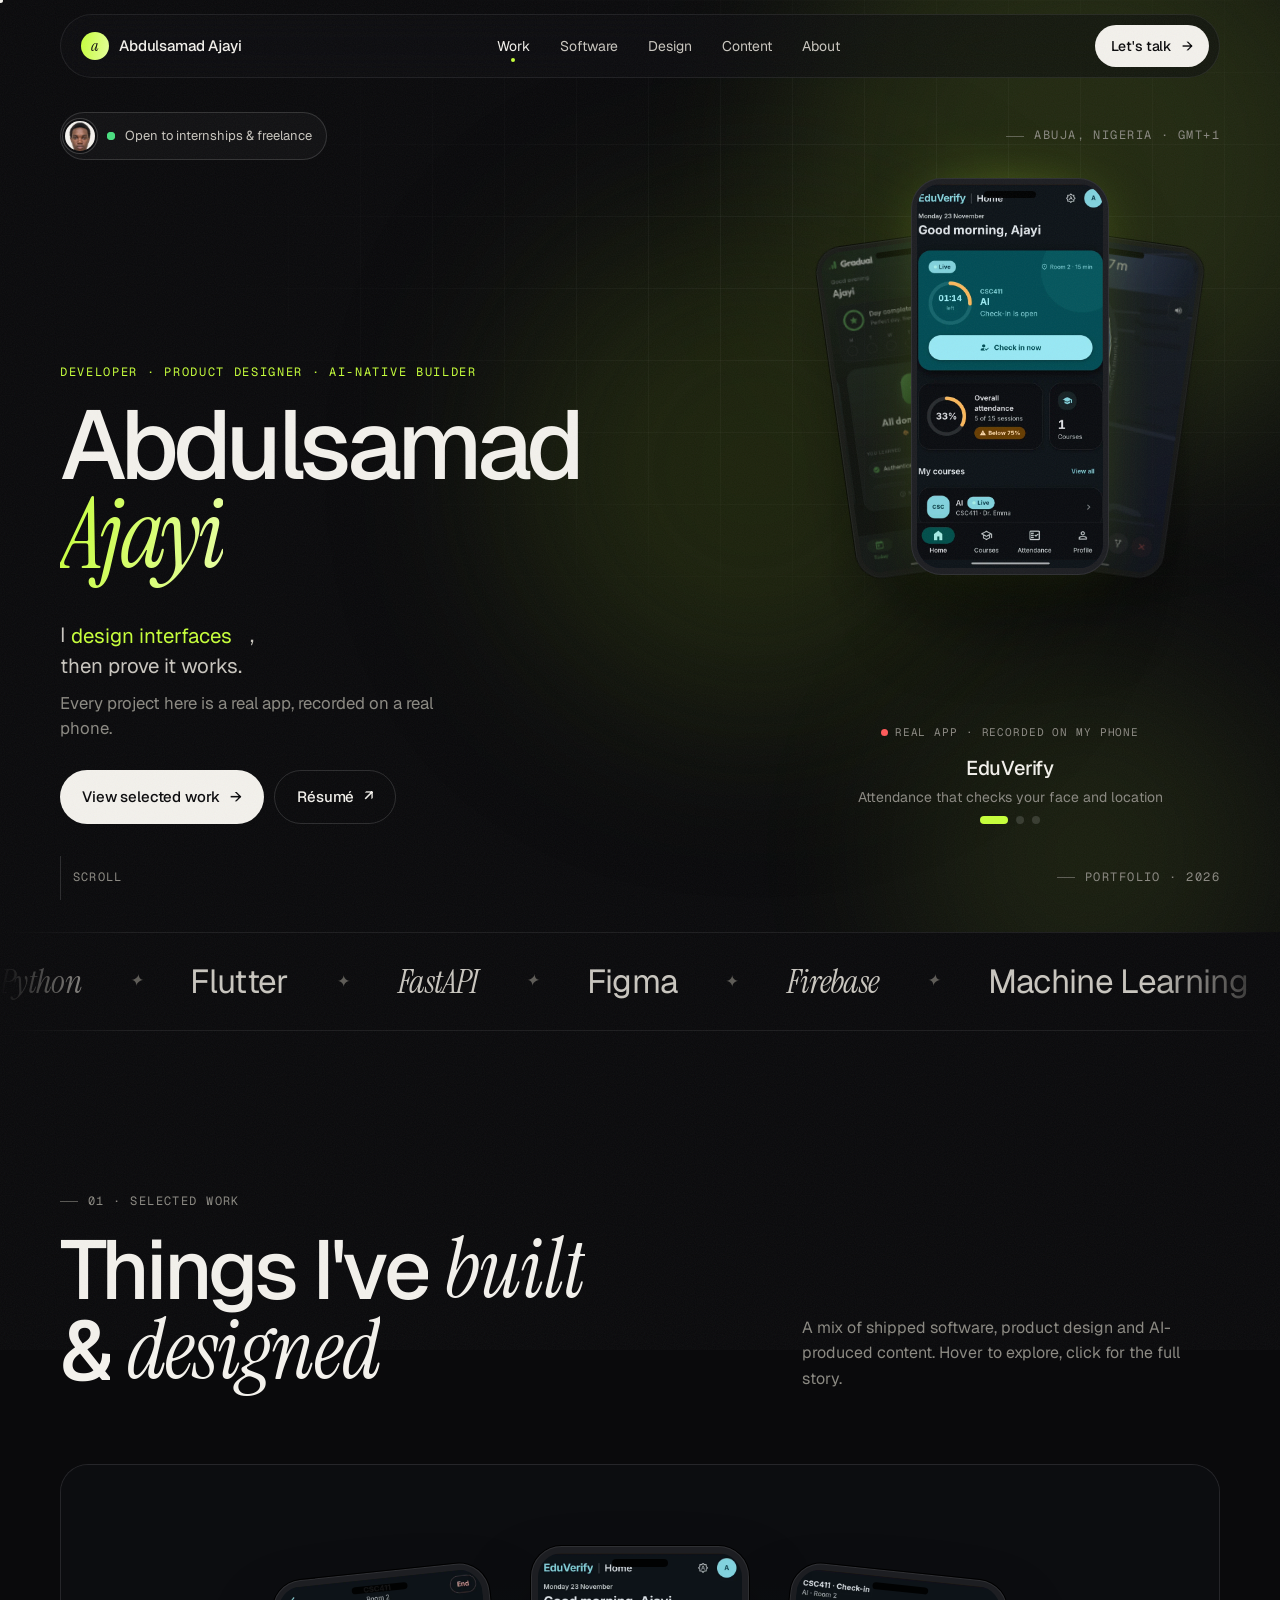
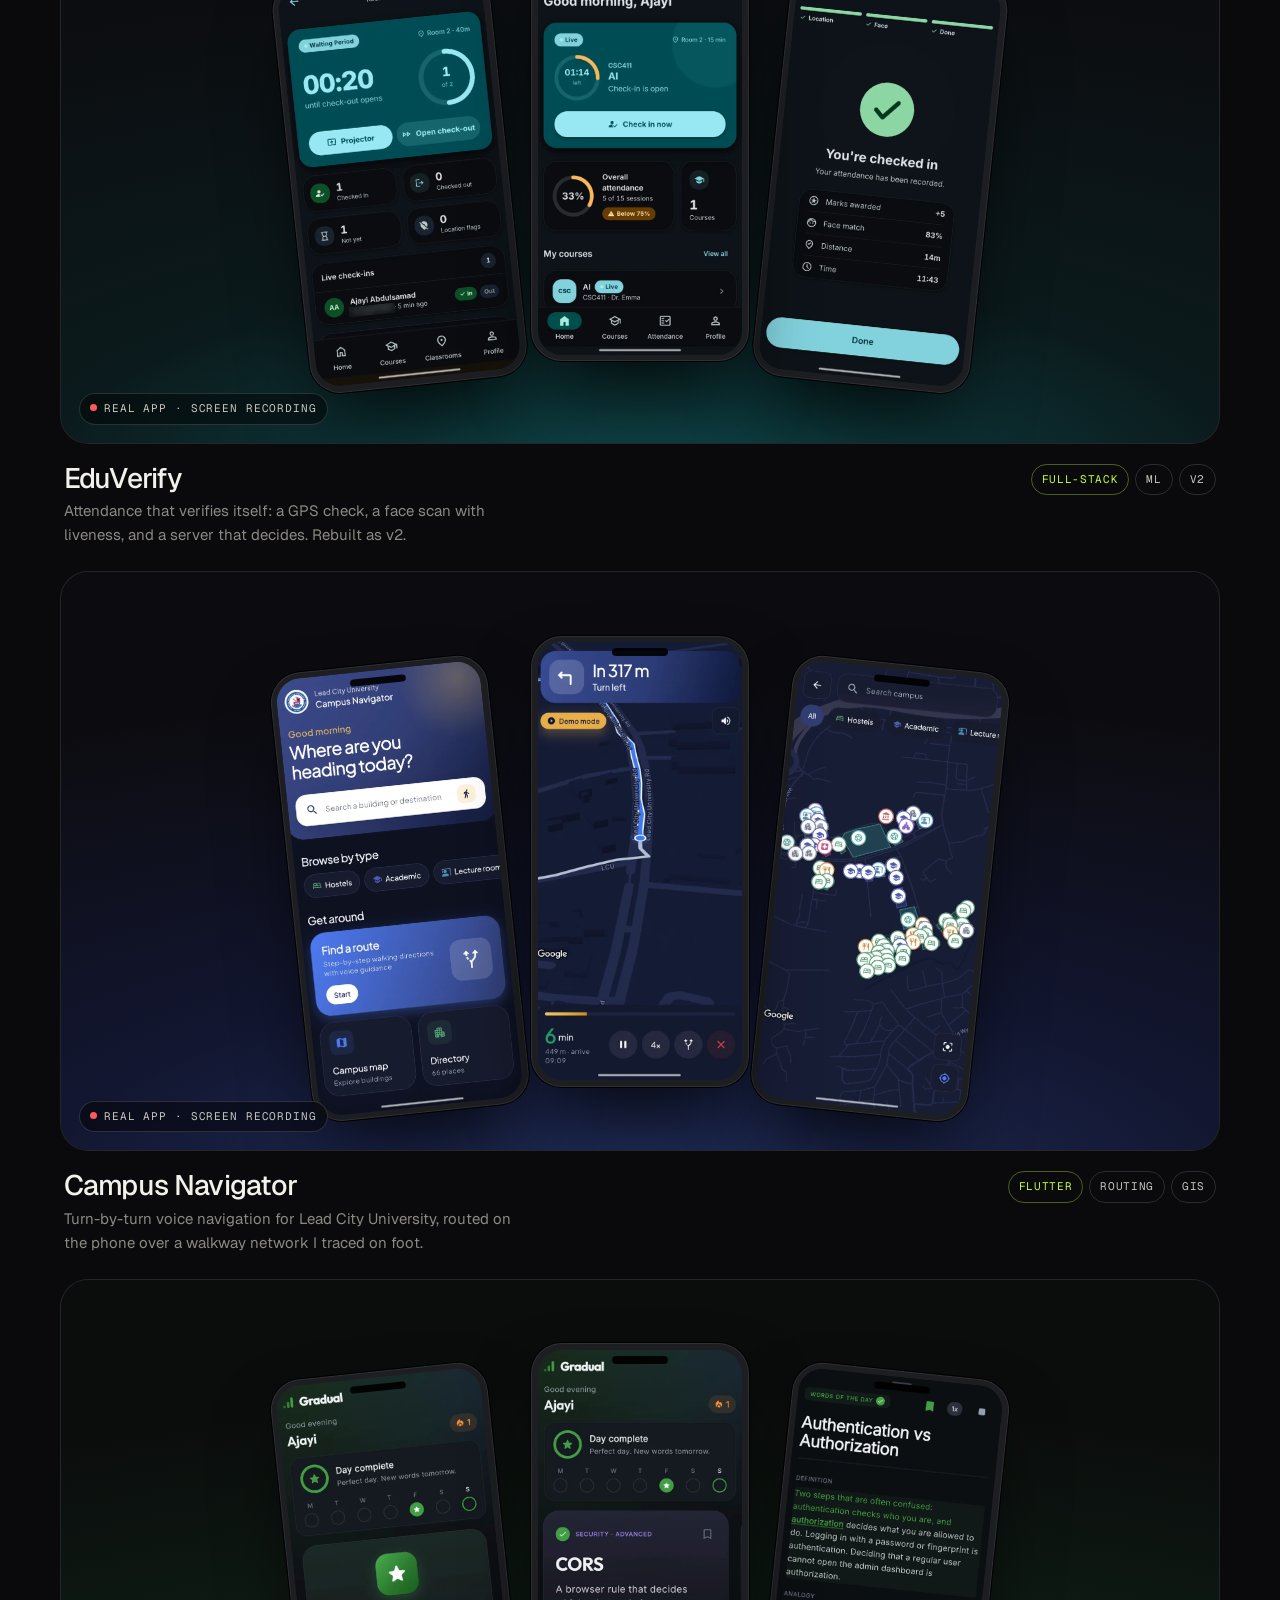
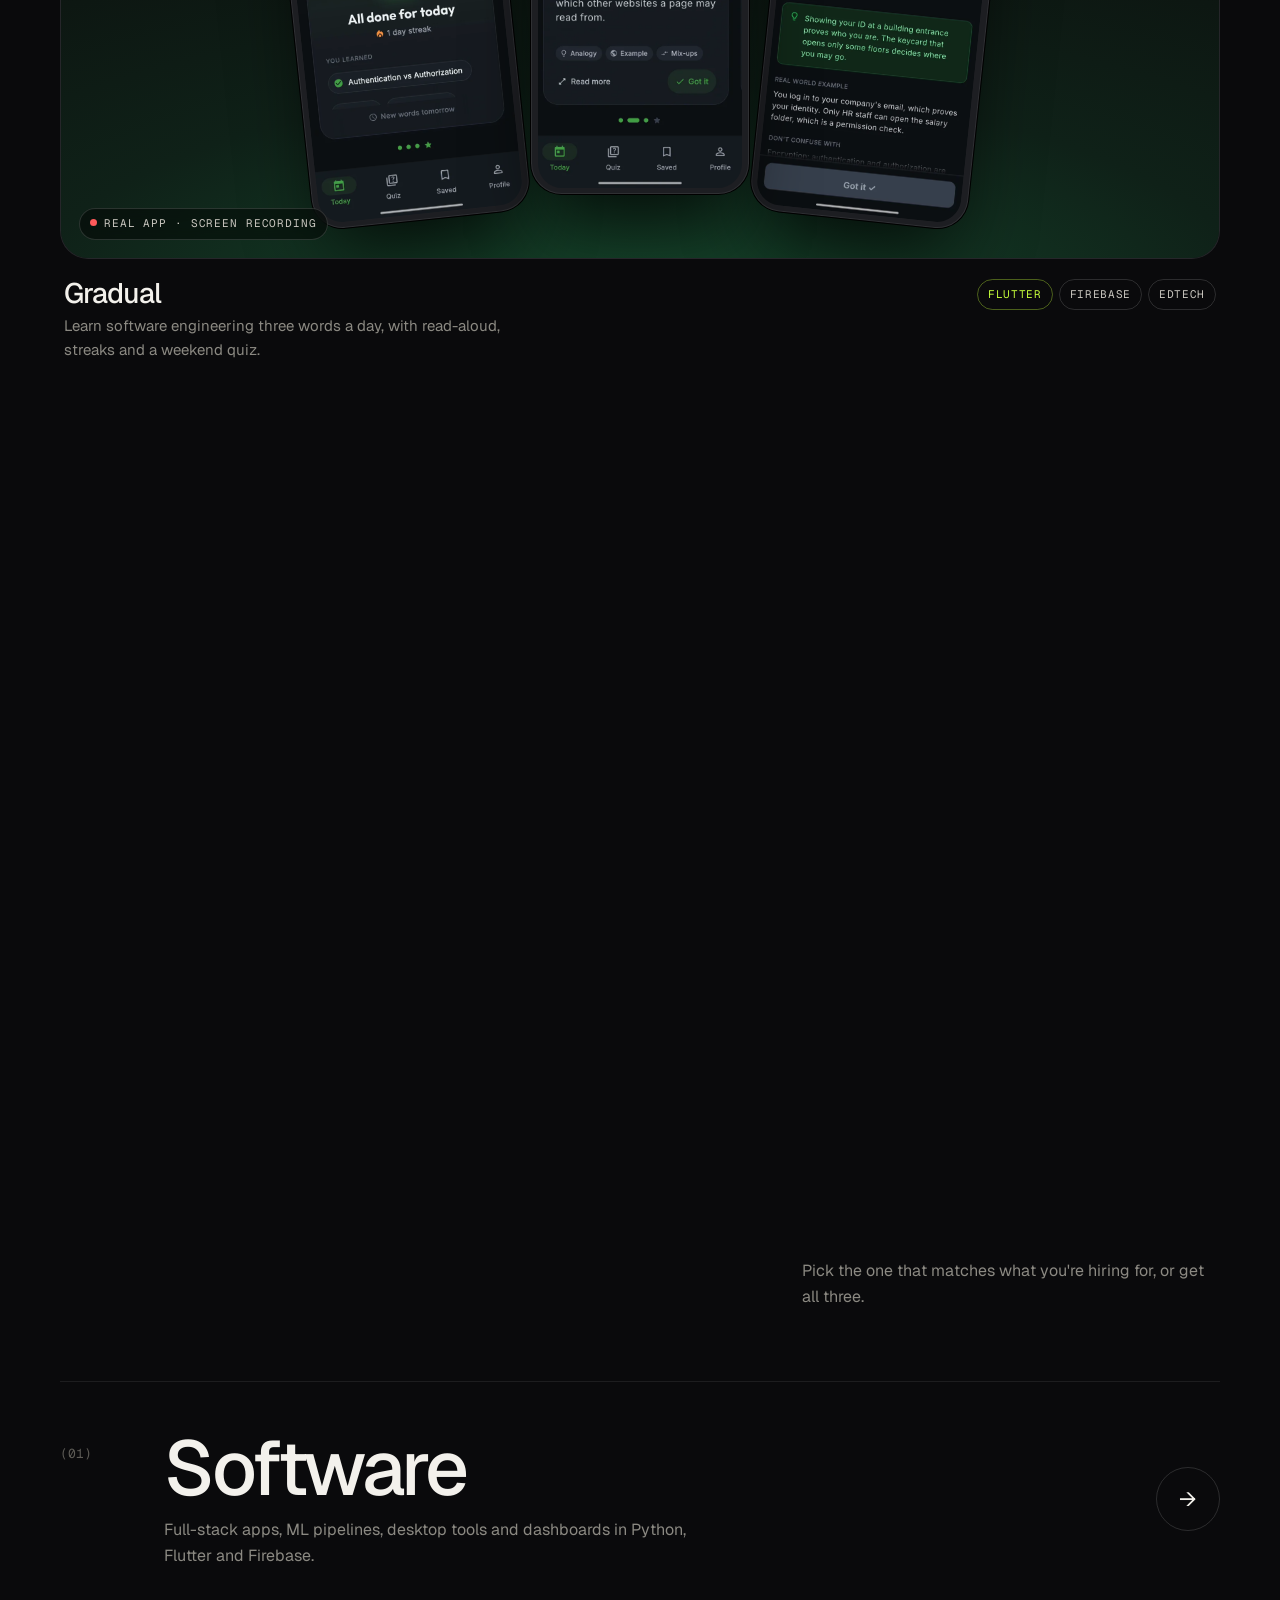
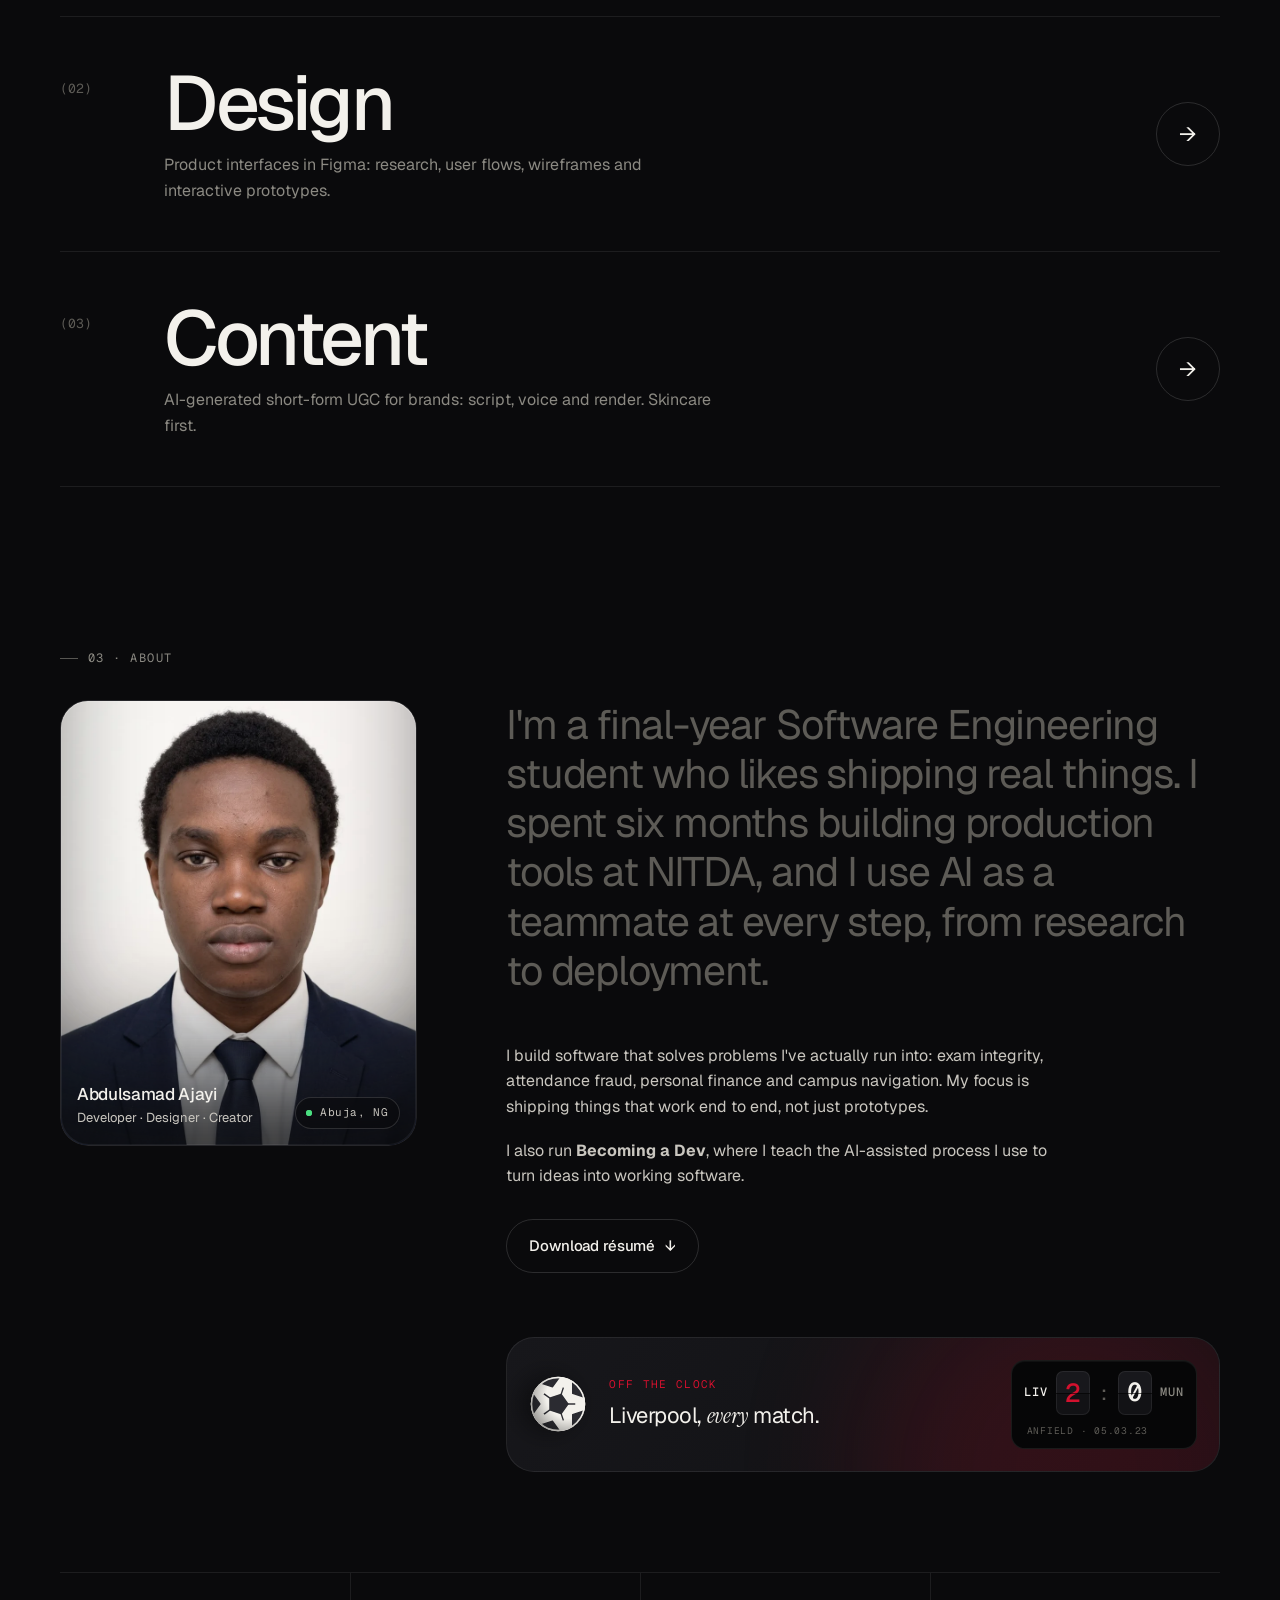
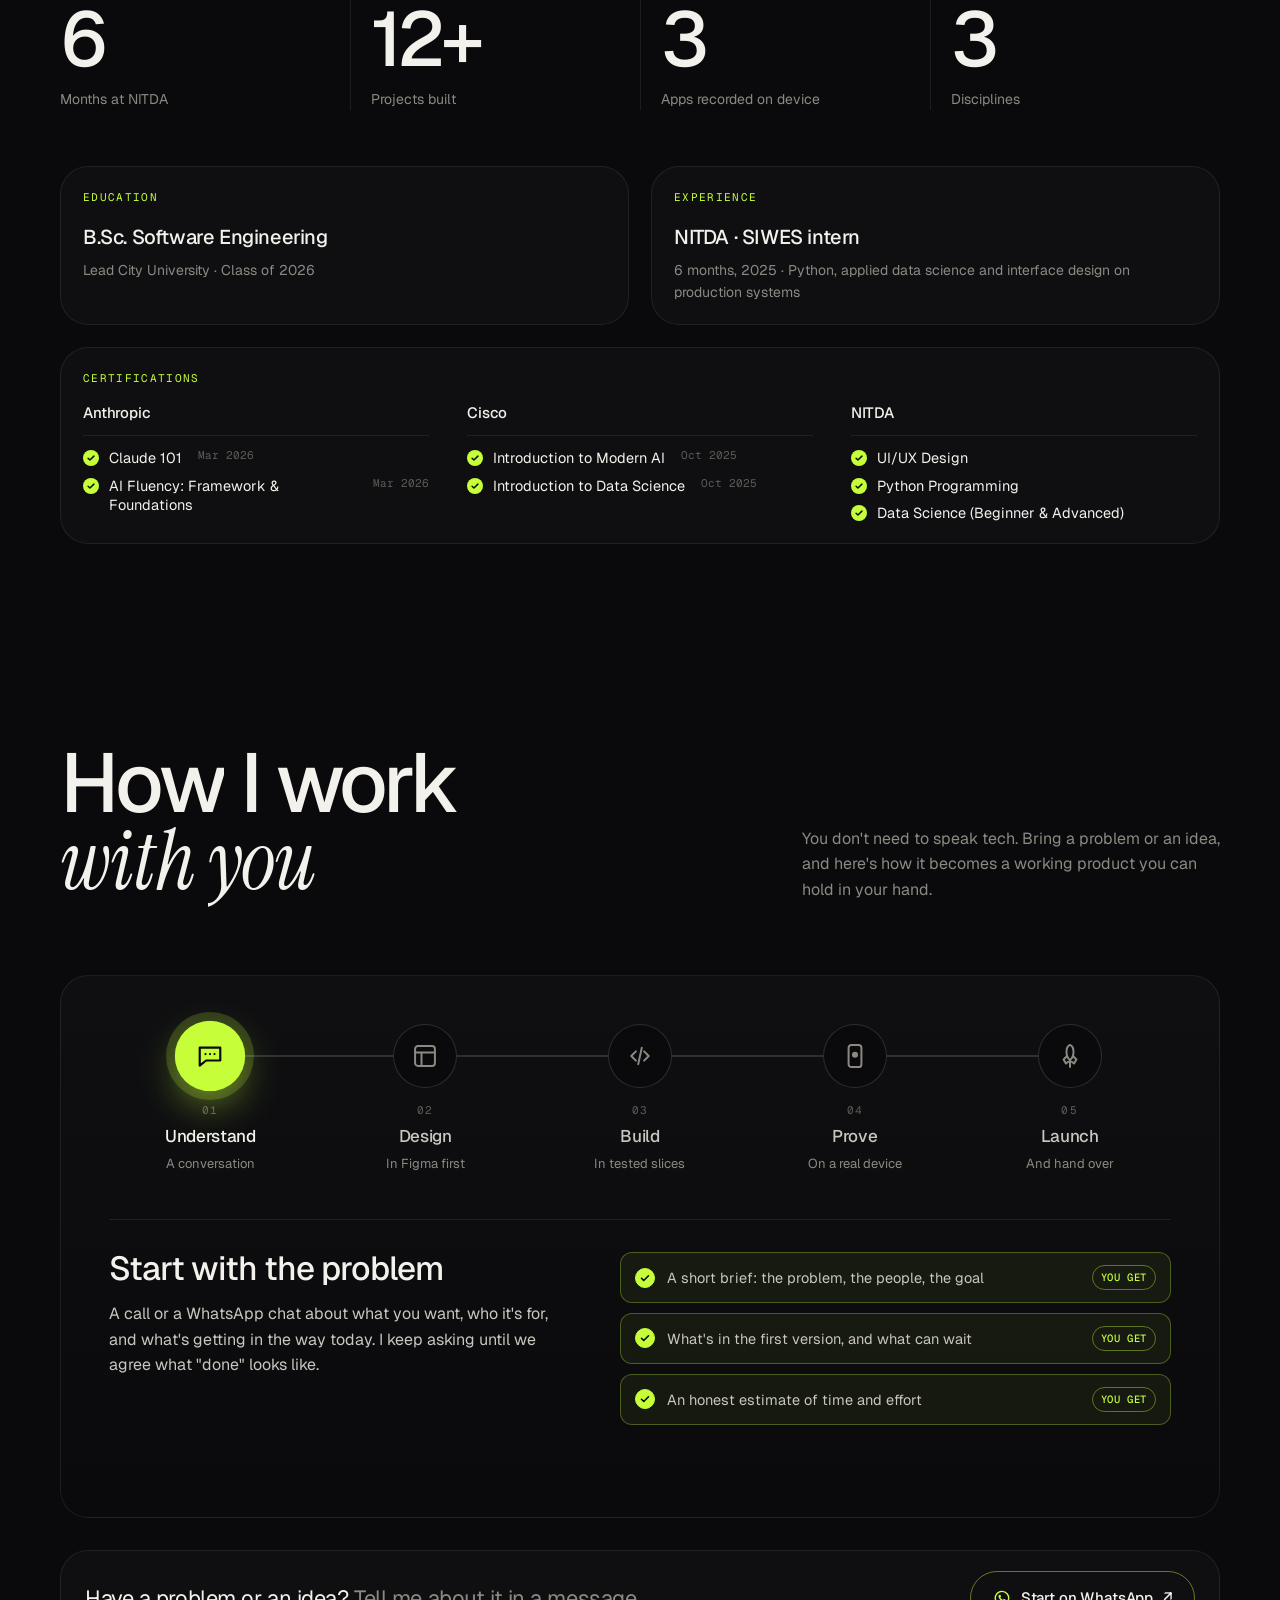
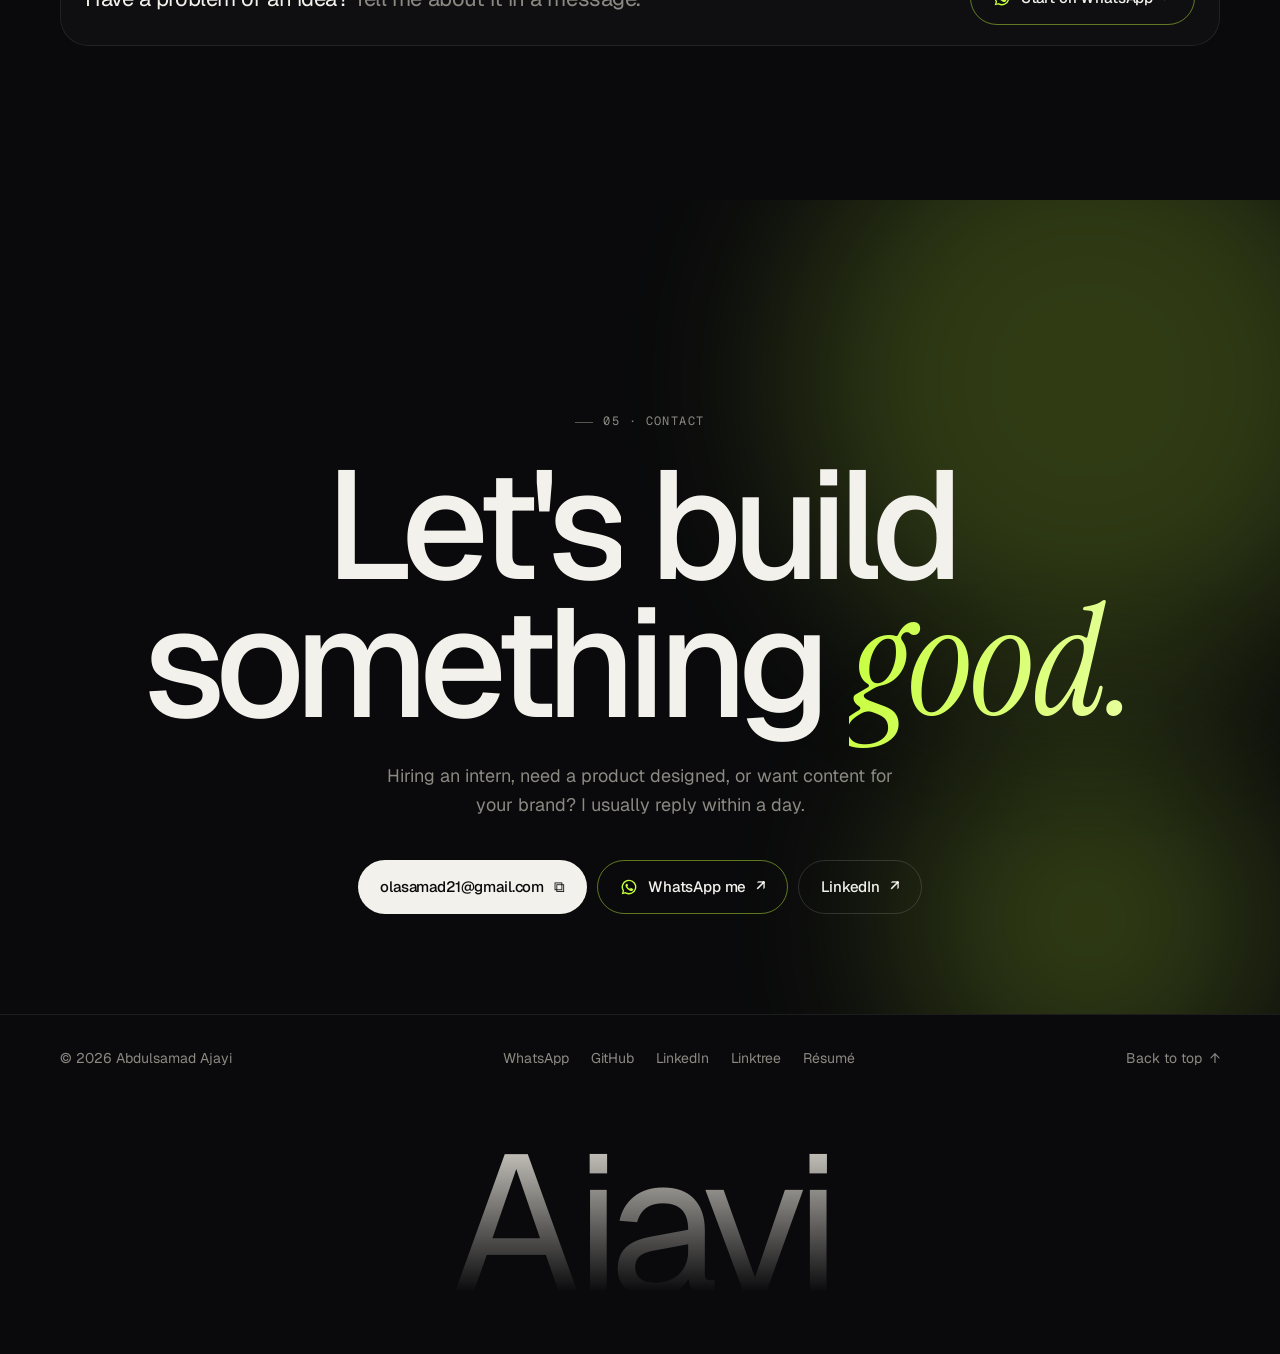
<file: index.html>
<!DOCTYPE html>
<html lang="en">
<head>
<meta charset="UTF-8">
<meta name="viewport" content="width=device-width, initial-scale=1.0">
<title>Abdulsamad Ajayi · Developer &amp; Product Designer</title>
<meta name="description" content="Developer and product designer in Abuja, Nigeria. I build apps, then prove they work: every project here is a real app, recorded on a real phone.">
<meta property="og:type" content="website">
<meta property="og:site_name" content="Abdulsamad Ajayi">
<meta property="og:title" content="Abdulsamad Ajayi · Developer &amp; Product Designer">
<meta property="og:description" content="Developer and product designer in Abuja, Nigeria. I build apps, then prove they work: every project here is a real app, recorded on a real phone.">
<meta property="og:url" content="https://olasamad21.github.io/portfolio/">
<meta property="og:image" content="https://olasamad21.github.io/portfolio/img/og/og-home.jpg">
<meta property="og:image:width" content="1200">
<meta property="og:image:height" content="630">
<meta property="og:image:alt" content="Abdulsamad Ajayi: developer and product designer, with three app screens">
<meta name="twitter:card" content="summary_large_image">
<meta name="twitter:title" content="Abdulsamad Ajayi · Developer &amp; Product Designer">
<meta name="twitter:description" content="Developer and product designer in Abuja, Nigeria. I build apps, then prove they work: every project here is a real app, recorded on a real phone.">
<meta name="twitter:image" content="https://olasamad21.github.io/portfolio/img/og/og-home.jpg">
<link rel="canonical" href="https://olasamad21.github.io/portfolio/">
<meta name="theme-color" content="#0A0A0C">
<link rel="icon" href="data:image/svg+xml,<svg xmlns=%22http://www.w3.org/2000/svg%22 viewBox=%220 0 100 100%22><defs><linearGradient id=%22g%22 x1=%220%22 x2=%221%22><stop offset=%220%22 stop-color=%22%23C6FF3A%22/><stop offset=%22.5%22 stop-color=%22%23E6FF9C%22/><stop offset=%221%22 stop-color=%22%23C6FF3A%22/></linearGradient></defs><circle cx=%2250%22 cy=%2250%22 r=%2250%22 fill=%22url(%23g)%22/><text x=%2250%22 y=%2254%22 font-family=%22Georgia,serif%22 font-style=%22italic%22 font-size=%2258%22 fill=%22%230A0A0C%22 dominant-baseline=%22middle%22 text-anchor=%22middle%22>a</text></svg>">
<link rel="preconnect" href="https://fonts.googleapis.com">
<link rel="preconnect" href="https://fonts.gstatic.com" crossorigin>
<link href="https://fonts.googleapis.com/css2?family=Geist:wght@300..700&family=Geist+Mono:wght@400;500&family=Instrument+Serif:ital@0;1&display=swap" rel="stylesheet">
<link rel="stylesheet" href="assets/css/site.css?v=c3ac4c5fcb">
<script>document.documentElement.classList.add('js')</script>
</head>
<body>
<div class="curtain" aria-hidden="true"><span>Abdulsamad</span></div>
<div class="progress" aria-hidden="true"></div>

<header class="nav">
  <div class="wrap">
    <div class="nav-inner">
      <a class="brand" href="index.html" aria-label="Abdulsamad Ajayi, home"><span class="brand-mark">a</span>Abdulsamad Ajayi</a>
      <ul class="nav-links">
        <li><a href="#work" class="active">Work</a></li>
        <li><a href="dev-portfolio.html">Software</a></li>
        <li><a href="uiux-portfolio.html">Design</a></li>
        <li><a href="ugc-portfolio.html">Content</a></li>
        <li><a href="#about">About</a></li>
      </ul>
      <div class="nav-cta">
        <a class="btn sm" href="#contact" data-magnetic=".25">Let's talk <span class="arr">→</span></a>
        <button class="burger" aria-label="Open menu" aria-expanded="false" aria-controls="menu"><span></span><span></span></button>
      </div>
    </div>
  </div>
</header>
<nav class="menu" id="menu" aria-label="Mobile">
  <a href="#work"><span>Work<small>01</small></span></a>
  <a href="dev-portfolio.html"><span>Software<small>02</small></span></a>
  <a href="uiux-portfolio.html"><span>Design<small>03</small></span></a>
  <a href="ugc-portfolio.html"><span>Content<small>04</small></span></a>
  <a href="#contact"><span>Contact<small>05</small></span></a>
  <div class="menu-foot">
    <a href="mailto:olasamad21@gmail.com">olasamad21@gmail.com</a>
    <a href="https://wa.me/2348139004903?text=Hi%20Abdulsamad%2C%20I%20saw%20your%20portfolio%20and%20I%E2%80%99d%20like%20to%20talk%20about%20a%20project." target="_blank" rel="noopener">WhatsApp ↗</a>
    <a href="https://www.linkedin.com/in/ajayi-abdulsamad-b4757b307" target="_blank" rel="noopener">LinkedIn ↗</a>
    <a href="Ajayi_Abdulsamad_CV.pdf" target="_blank">Résumé ↗</a>
  </div>
</nav>

<main>
  <!-- ============ HERO ============ -->
  <section class="hero">
    <div class="orbs" aria-hidden="true"><div class="orb o1"></div><div class="orb o2"></div><div class="orb o3"></div></div>
    <div class="grid-bg" aria-hidden="true"></div>
    <div class="wrap">
      <div class="hero-top">
        <span class="status has-avatar" data-reveal style="--d:.6s"><img class="status-avatar" src="img/abdulsamad-avatar.webp" alt="" width="30" height="30"><span class="pulse"></span>Open to internships &amp; freelance</span>
        <span class="eyebrow" data-reveal style="--d:.7s">Abuja, Nigeria · GMT+1</span>
      </div>

      <div class="hero-grid">
        <div class="hero-main">
          <span class="hero-kicker" data-reveal style="--d:.45s">Developer · Product designer · AI-native builder</span>
          <h1 data-split style="--d:.55s">Abdulsamad <span class="serif grad-text">Ajayi</span></h1>
          <p class="hero-lede" data-reveal style="--d:1s">
            I <span class="rotator" aria-live="polite"><span>build software</span><span>design interfaces</span><span>produce AI content</span></span>,<br>
            then prove it works. <span class="hero-proof">Every project here is a real app, recorded on a real phone.</span>
          </p>
          <div class="hero-actions" data-reveal style="--d:1.1s">
            <a class="btn" href="#work" data-magnetic=".2">View selected work <span class="arr">→</span></a>
            <a class="btn ghost" href="Ajayi_Abdulsamad_CV.pdf" target="_blank" data-magnetic=".2">Résumé <span class="arr">↗</span></a>
          </div>
        </div>

        <!-- Project deck: the three flagship apps, each playing its real recording -->
        <aside class="deck" data-deck data-reveal style="--d:.9s" aria-label="Three flagship projects">
          <div class="deck-stage">
            <a class="deck-card" href="eduverify.html" data-cursor="Open case" aria-label="EduVerify case study">
              <div class="phone"><video muted playsinline loop preload="none" poster="img/eduverify2/dashboard.webp"><source src="img/eduverify2/eduverify-checkin.mp4" type="video/mp4"></video></div>
            </a>
            <a class="deck-card" href="campus-navigator.html" data-cursor="Open case" aria-label="Campus Navigator case study">
              <div class="phone"><video muted playsinline loop preload="none" poster="img/campus/poster.webp"><source src="img/campus/campus-walkthrough.mp4" type="video/mp4"></video></div>
            </a>
            <a class="deck-card" href="gradual.html" data-cursor="Open case" aria-label="Gradual case study">
              <div class="phone"><video muted playsinline loop preload="none" poster="img/gradual/today.webp" data-start="2.5"><source src="img/gradual/gradual-walkthrough.mp4" type="video/mp4"></video></div>
            </a>
          </div>
          <div class="deck-caption" aria-live="polite">
            <span class="deck-rec"><span class="rec-dot"></span>Real app · recorded on my phone</span>
            <div class="deck-info">
              <div class="deck-text" data-i="0"><b>EduVerify</b><span>Attendance that checks your face and location</span></div>
              <div class="deck-text" data-i="1"><b>Campus Navigator</b><span>Turn-by-turn voice directions across campus</span></div>
              <div class="deck-text" data-i="2"><b>Gradual</b><span>Three software engineering words a day</span></div>
            </div>
            <div class="deck-dots"><button aria-label="Show EduVerify"></button><button aria-label="Show Campus Navigator"></button><button aria-label="Show Gradual"></button></div>
          </div>
        </aside>
      </div>

      <div class="hero-top hero-foot" style="margin:32px 0 0">
        <span class="scroll-hint" data-reveal style="--d:1.3s"><i></i>Scroll</span>
        <span class="eyebrow" data-reveal style="--d:1.3s">Portfolio · 2026</span>
      </div>
    </div>
  </section>

  <!-- ============ MARQUEE ============ -->
  <div class="marquee" aria-hidden="true">
    <div class="marquee-track"><span>Python</span><span>Flutter</span><span>FastAPI</span><span>Figma</span><span>Firebase</span><span>Machine Learning</span><span>Prototyping</span><span>AI Video</span><span>Streamlit</span><span>Dart</span></div>
    <div class="marquee-track"><span>Python</span><span>Flutter</span><span>FastAPI</span><span>Figma</span><span>Firebase</span><span>Machine Learning</span><span>Prototyping</span><span>AI Video</span><span>Streamlit</span><span>Dart</span></div>
  </div>

  <!-- ============ SELECTED WORK ============ -->
  <section class="sec" id="work">
    <div class="wrap">
      <div class="sec-head">
        <div>
          <span class="eyebrow" data-reveal>01 · Selected work</span>
          <h2 data-split>Things I've <span class="serif">built</span><br>&amp; <span class="serif">designed</span></h2>
        </div>
        <p data-reveal>A mix of shipped software, product design and AI-produced content. Hover to explore, click for the full story.</p>
      </div>

      <div class="work-grid">
        <!-- EduVerify -->
        <a class="work wide" href="eduverify.html" data-reveal>
          <div class="work-media" data-cursor="View case" data-tilt>
            <div class="inner stage teal">
              <div class="phone tall tilt-l" style="aspect-ratio:600/1144"><img src="img/eduverify2/lect-live.webp" alt="EduVerify lecturer live session with a student checked in" loading="lazy"></div>
              <div class="phone tall mid" style="z-index:2;aspect-ratio:600/1144">
                <video data-loop muted playsinline loop preload="none" poster="img/eduverify2/dashboard.webp" aria-label="Screen recording of a student checking in with EduVerify"><source src="img/eduverify2/eduverify-checkin.mp4" type="video/mp4"></video>
              </div>
              <div class="phone tall tilt-r" style="aspect-ratio:600/1144"><img src="img/eduverify2/checked-in.webp" alt="EduVerify: you're checked in, 83% face match" loading="lazy"></div>
            </div>
            <span class="ph-chip"><span class="rec-dot"></span>Real app · screen recording</span>
          </div>
          <div class="work-meta">
            <div>
              <h3>EduVerify <span class="arr">↗</span></h3>
              <p>Attendance that verifies itself: a GPS check, a face scan with liveness, and a server that decides. Rebuilt as v2.</p>
            </div>
            <div class="tags"><span class="tag dev">Full-stack</span><span class="tag">ML</span><span class="tag">v2</span></div>
          </div>
        </a>

        <!-- Campus Navigator -->
        <a class="work wide" href="campus-navigator.html" data-reveal>
          <div class="work-media" data-cursor="View case" data-tilt>
            <div class="inner stage navy">
              <div class="phone tall tilt-l"><img src="img/campus/home.webp" alt="Campus Navigator home screen" loading="lazy"></div>
              <div class="phone tall mid" style="z-index:2">
                <video data-loop muted playsinline loop preload="none" poster="img/campus/poster.webp" aria-label="Screen recording of Campus Navigator giving turn-by-turn directions"><source src="img/campus/campus-walkthrough.mp4" type="video/mp4"></video>
              </div>
              <div class="phone tall tilt-r"><img src="img/campus/map.webp" alt="Campus map with every building marked" loading="lazy"></div>
            </div>
            <span class="ph-chip"><span class="rec-dot"></span>Real app · screen recording</span>
          </div>
          <div class="work-meta">
            <div>
              <h3>Campus Navigator <span class="arr">↗</span></h3>
              <p>Turn-by-turn voice navigation for Lead City University, routed on the phone over a walkway network I traced on foot.</p>
            </div>
            <div class="tags"><span class="tag dev">Flutter</span><span class="tag">Routing</span><span class="tag">GIS</span></div>
          </div>
        </a>

        <!-- Gradual -->
        <a class="work wide" href="gradual.html" data-reveal>
          <div class="work-media" data-cursor="View case" data-tilt>
            <div class="inner stage forest">
              <div class="phone tall tilt-l"><img src="img/gradual/today.webp" alt="Gradual Today screen with a day-complete streak" loading="lazy"></div>
              <div class="phone tall mid" style="z-index:2">
                <video data-loop muted playsinline loop preload="none" poster="img/gradual/card-cors.webp" aria-label="Screen recording of Gradual: swiping word cards and listening with read-aloud"><source src="img/gradual/gradual-walkthrough.mp4" type="video/mp4"></video>
              </div>
              <div class="phone tall tilt-r"><img src="img/gradual/reader.webp" alt="Gradual reader with read-aloud highlighting" loading="lazy"></div>
            </div>
            <span class="ph-chip"><span class="rec-dot"></span>Real app · screen recording</span>
          </div>
          <div class="work-meta">
            <div>
              <h3>Gradual <span class="arr">↗</span></h3>
              <p>Learn software engineering three words a day, with read-aloud, streaks and a weekend quiz.</p>
            </div>
            <div class="tags"><span class="tag dev">Flutter</span><span class="tag">Firebase</span><span class="tag">EdTech</span></div>
          </div>
        </a>

        <!-- Routify -->
        <a class="work w4" href="uiux-portfolio.html#routify" data-reveal>
          <div class="work-media" data-cursor="View" data-tilt>
            <div class="inner stage violet">
              <div class="phone sm tilt-l"><img src="img/routify-02.png" alt="Routify suggested routes screen" loading="lazy"></div>
              <div class="phone sm tilt-r"><img src="img/routify-03.png" alt="Routify route detail screen" loading="lazy"></div>
            </div>
          </div>
          <div class="work-meta">
            <div><h3>Routify <span class="arr">↗</span></h3><p>Transit navigation app, from wireframe to prototype.</p></div>
            <div class="tags"><span class="tag design">UI/UX</span></div>
          </div>
        </a>

        <!-- UGC -->
        <a class="work w4" href="ugc-portfolio.html" data-reveal style="--d:.08s">
          <div class="work-media" data-cursor="Watch" data-tilt>
            <div class="inner stage coral">
              <div class="phone mid">
                <video data-loop muted playsinline loop preload="none" poster="skincare-sample-02-poster.jpg" style="width:100%;height:100%;object-fit:cover;border-radius:clamp(14px,1.9vw,27px)"><source src="skincare-sample-02.mp4" type="video/mp4"></video>
              </div>
            </div>
          </div>
          <div class="work-meta">
            <div><h3>Skincare UGC <span class="arr">↗</span></h3><p>AI-produced short-form ads, fully disclosed.</p></div>
            <div class="tags"><span class="tag ugc">AI Content</span></div>
          </div>
        </a>

        <!-- Crypto -->
        <a class="work w4" href="uiux-portfolio.html#crypto" data-reveal style="--d:.16s">
          <div class="work-media" data-cursor="View" data-tilt>
            <div class="inner stage steel">
              <div class="phone sm tilt-l"><img src="img/crypto-04.png" alt="Crypto app custom icon screen" loading="lazy"></div>
              <div class="phone sm tilt-r"><img src="img/crypto-01.png" alt="Crypto app onboarding screen" loading="lazy"></div>
            </div>
          </div>
          <div class="work-meta">
            <div><h3>Crypto onboarding <span class="arr">↗</span></h3><p>Custom icons and shapes drawn from scratch.</p></div>
            <div class="tags"><span class="tag design">UI/UX</span></div>
          </div>
        </a>

      </div>
    </div>
  </section>

  <!-- ============ DISCIPLINES ============ -->
  <section class="sec" style="padding-top:0">
    <div class="wrap">
      <div class="sec-head">
        <div>
          <span class="eyebrow" data-reveal>02 · What I do</span>
          <h2 data-split>Three crafts,<br><span class="serif">one</span> person</h2>
        </div>
        <p data-reveal>Pick the one that matches what you're hiring for, or get all three.</p>
      </div>
      <div class="disc-list">
        <a class="disc" href="dev-portfolio.html" style="--c:var(--dev)" data-reveal>
          <span class="count">(01)</span>
          <div><h3>Software</h3><p>Full-stack apps, ML pipelines, desktop tools and dashboards in Python, Flutter and Firebase.</p></div>
          <span class="go">→</span>
          <div class="preview"><img src="img/eduverify/stu-face.webp" alt="" loading="lazy"></div>
        </a>
        <a class="disc" href="uiux-portfolio.html" style="--c:var(--design)" data-reveal>
          <span class="count">(02)</span>
          <div><h3>Design</h3><p>Product interfaces in Figma: research, user flows, wireframes and interactive prototypes.</p></div>
          <span class="go">→</span>
          <div class="preview"><img src="img/routify-01.png" alt="" loading="lazy"></div>
        </a>
        <a class="disc" href="ugc-portfolio.html" style="--c:var(--ugc)" data-reveal>
          <span class="count">(03)</span>
          <div><h3>Content</h3><p>AI-generated short-form UGC for brands: script, voice and render. Skincare first.</p></div>
          <span class="go">→</span>
          <div class="preview"><img src="skincare-sample-02-poster.jpg" alt="" loading="lazy"></div>
        </a>
      </div>
    </div>
  </section>

  <!-- ============ ABOUT ============ -->
  <section class="sec" id="about" style="padding-top:0">
    <div class="wrap">
      <span class="eyebrow" data-reveal>03 · About</span>
      <div class="about about-photo" style="margin-top:32px">
        <figure class="portrait" data-reveal="clip" data-tilt>
          <img src="img/abdulsamad.webp" alt="Portrait of Abdulsamad Ajayi" width="800" height="1000" loading="lazy">
          <figcaption>
            <span><strong>Abdulsamad Ajayi</strong>Developer · Designer · Creator</span>
            <span class="portrait-tag"><span class="pulse"></span>Abuja, NG</span>
          </figcaption>
        </figure>
        <div>
          <p class="about-big" data-light>I'm a final-year Software Engineering student who likes shipping real things. I spent six months building production tools at NITDA, and I use AI as a teammate at every step, from research to deployment.</p>
          <div class="about-side" data-reveal>
            <p>I build software that solves problems I've actually run into: exam integrity, attendance fraud, personal finance and campus navigation. My focus is shipping things that work end to end, not just prototypes.</p>
            <p>I also run <strong>Becoming a Dev</strong>, where I teach the AI-assisted process I use to turn ideas into working software.</p>
            <a class="btn ghost" href="Ajayi_Abdulsamad_CV.pdf" download style="margin-top:12px">Download résumé <span class="arr">↓</span></a>
          </div>

          <!-- Off the clock: a small Liverpool easter egg -->
          <button class="lfc" type="button" data-reveal data-cursor="Goal!" aria-label="Off the clock: Liverpool, every match. Liverpool 7, Manchester United 0. Click to celebrate.">
            <span class="lfc-glow" aria-hidden="true"></span>
            <span class="lfc-ball" aria-hidden="true">
              <svg viewBox="0 0 64 64">
                <defs><radialGradient id="ballShade" cx=".35" cy=".3" r=".75"><stop offset=".55" stop-color="#000" stop-opacity="0"/><stop offset="1" stop-color="#000" stop-opacity=".35"/></radialGradient><clipPath id="ballClip"><circle cx="32" cy="32" r="30"/></clipPath></defs>
                <circle cx="32" cy="32" r="30" fill="#F3F1EC"/>
                <g clip-path="url(#ballClip)" fill="#2B2B31" stroke="#2B2B31" stroke-width="1.6" stroke-linejoin="round">
                  <polygon points="32.0,21.0 42.5,28.6 38.5,40.9 25.5,40.9 21.5,28.6"/>
                  <line x1="32.0" y1="21.0" x2="32.0" y2="13.0"/><line x1="42.5" y1="28.6" x2="50.1" y2="26.1"/><line x1="38.5" y1="40.9" x2="43.2" y2="47.4"/><line x1="25.5" y1="40.9" x2="20.8" y2="47.4"/><line x1="21.5" y1="28.6" x2="13.9" y2="26.1"/>
                  <polygon points="43.8,15.8 40.1,4.6 49.6,-2.3 59.1,4.6 55.5,15.8"/><polygon points="51.0,38.2 60.5,31.3 70.0,38.2 66.4,49.4 54.7,49.4"/><polygon points="32.0,52.0 41.5,58.9 37.9,70.1 26.1,70.1 22.5,58.9"/><polygon points="13.0,38.2 9.3,49.4 -2.4,49.4 -6.0,38.2 3.5,31.3"/><polygon points="20.2,15.8 8.5,15.8 4.9,4.6 14.4,-2.3 23.9,4.6"/>
                </g>
                <circle cx="32" cy="32" r="29.2" fill="none" stroke="#F3F1EC" stroke-width="1.8"/><circle cx="32" cy="32" r="30" fill="url(#ballShade)"/>
              </svg>
            </span>
            <span class="lfc-text">
              <span class="lfc-eyebrow">Off the clock</span>
              <span class="lfc-line">Liverpool, <span class="serif">every</span> match.</span>
            </span>
            <span class="board" aria-hidden="true">
              <span class="board-row">
                <span class="team home">LIV</span>
                <span class="digit" data-score="7">0</span>
                <span class="dash">:</span>
                <span class="digit">0</span>
                <span class="team">MUN</span>
              </span>
              <span class="board-meta"><span class="ft">Anfield · 05.03.23</span><span class="ft-tag">FT</span></span>
            </span>
            <span class="goal-flash" aria-hidden="true">Goal!</span>
          </button>
        </div>
      </div>
      <div class="stats" data-reveal>
        <div class="stat"><strong><span data-count="6">0</span></strong><span>Months at NITDA</span></div>
        <div class="stat"><strong><span data-count="12" data-suffix="+">0</span></strong><span>Projects built</span></div>
        <div class="stat"><strong><span data-count="3">0</span></strong><span>Apps recorded on device</span></div>
        <div class="stat"><strong><span data-count="3">0</span></strong><span>Disciplines</span></div>
      </div>
      <div class="creds">
        <div class="cred" data-reveal>
          <small>Education</small>
          <strong>B.Sc. Software Engineering</strong>
          <span>Lead City University · Class of 2026</span>
        </div>
        <div class="cred" data-reveal style="--d:.08s">
          <small>Experience</small>
          <strong>NITDA · SIWES intern</strong>
          <span>6 months, 2025 · Python, applied data science and interface design on production systems</span>
        </div>
        <div class="cred cred-wide" data-reveal style="--d:.16s">
          <small>Certifications</small>
          <div class="cert-groups">
            <div><b>Anthropic</b><ul><li>Claude 101 <i>Mar 2026</i></li><li>AI Fluency: Framework &amp; Foundations <i>Mar 2026</i></li></ul></div>
            <div><b>Cisco</b><ul><li>Introduction to Modern AI <i>Oct 2025</i></li><li>Introduction to Data Science <i>Oct 2025</i></li></ul></div>
            <div><b>NITDA</b><ul><li>UI/UX Design</li><li>Python Programming</li><li>Data Science (Beginner &amp; Advanced)</li></ul></div>
          </div>
        </div>
      </div>
    </div>
  </section>

  <!-- ============ HOW I WORK WITH YOU ============ -->
  <section class="sec" id="process" style="padding-top:0">
    <div class="wrap">
      <div class="sec-head">
        <div>
          <span class="eyebrow" data-reveal>04 · Working together</span>
          <h2 data-split>How I work<br><span class="serif">with you</span></h2>
        </div>
        <p data-reveal>You don't need to speak tech. Bring a problem or an idea, and here's how it becomes a working product you can hold in your hand.</p>
      </div>

      <div class="journey five" data-journey data-reveal>
        <div class="j-stations">
          <div class="j-st" data-step="0">
            <span class="j-ic"><svg viewBox="0 0 24 24" fill="none" stroke="currentColor" stroke-width="1.7" stroke-linecap="round" stroke-linejoin="round"><path d="M4 5.5h16v10H9l-5 4z"/><path d="M8.5 10.5h.01M12 10.5h.01M15.5 10.5h.01"/></svg></span>
            <small>01</small><strong>Understand</strong><span>A conversation</span>
          </div>
          <div class="j-st" data-step="1">
            <span class="j-ic"><svg viewBox="0 0 24 24" fill="none" stroke="currentColor" stroke-width="1.7" stroke-linecap="round" stroke-linejoin="round"><rect x="3.5" y="3.5" width="17" height="17" rx="2.5"/><path d="M3.5 9h17M9 9v11.5"/></svg></span>
            <small>02</small><strong>Design</strong><span>In Figma first</span>
          </div>
          <div class="j-st" data-step="2">
            <span class="j-ic"><svg viewBox="0 0 24 24" fill="none" stroke="currentColor" stroke-width="1.7" stroke-linecap="round" stroke-linejoin="round"><path d="M8.5 8L4.5 12l4 4M15.5 8l4 4-4 4M13.5 5l-3 14"/></svg></span>
            <small>03</small><strong>Build</strong><span>In tested slices</span>
          </div>
          <div class="j-st" data-step="3">
            <span class="j-ic"><svg viewBox="0 0 24 24" fill="none" stroke="currentColor" stroke-width="1.7" stroke-linecap="round" stroke-linejoin="round"><rect x="6.5" y="2.5" width="11" height="19" rx="2.5"/><circle cx="12" cy="11" r="2.6" fill="currentColor" stroke="none"/></svg></span>
            <small>04</small><strong>Prove</strong><span>On a real device</span>
          </div>
          <div class="j-st" data-step="4">
            <span class="j-ic"><svg viewBox="0 0 24 24" fill="none" stroke="currentColor" stroke-width="1.7" stroke-linecap="round" stroke-linejoin="round"><path d="M12 15.5c-2-1.6-3-4.2-3-7.2C9 5.5 10.2 3.3 12 2.5c1.8.8 3 3 3 5.8 0 3-1 5.6-3 7.2z"/><path d="M9.3 12.2L6.5 15l2 3.5 2-1.6M14.7 12.2l2.8 2.8-2 3.5-2-1.6M12 15.5v6"/></svg></span>
            <small>05</small><strong>Launch</strong><span>And hand over</span>
          </div>
          <div class="j-track" aria-hidden="true"><span class="j-fill"></span><span class="j-dot"></span></div>
        </div>

        <div class="j-panel">
          <div class="j-detail" data-step="0">
            <h4>Start with the problem</h4>
            <p>A call or a WhatsApp chat about what you want, who it's for, and what's getting in the way today. I keep asking until we agree what "done" looks like.</p>
            <ul>
              <li style="--i:0">A short brief: the problem, the people, the goal <b>you get</b></li>
              <li style="--i:1">What's in the first version, and what can wait <b>you get</b></li>
              <li style="--i:2">An honest estimate of time and effort <b>you get</b></li>
            </ul>
          </div>
          <div class="j-detail" data-step="1">
            <h4>See it before it's built</h4>
            <p>I map the user flow and design the key screens in Figma, so you can react to something real before any code is written. Changes are cheap here.</p>
            <ul>
              <li style="--i:0">User flow for the main journeys <b>you get</b></li>
              <li style="--i:1">A clickable prototype you can try on your phone <b>you get</b></li>
              <li style="--i:2">Your feedback folded in before building starts <b>you get</b></li>
            </ul>
          </div>
          <div class="j-detail" data-step="2">
            <h4>Build it in small, tested pieces</h4>
            <p>I build with an AI-assisted workflow: plan a slice, build it, test it, review it, then move on. Small steps mean nothing drifts and problems surface early.</p>
            <ul>
              <li style="--i:0">Regular progress links you can open and try <b>you get</b></li>
              <li style="--i:1">Security and data rules designed in, not bolted on <b>you get</b></li>
              <li style="--i:2">Tests on the parts that must never break <b>you get</b></li>
            </ul>
          </div>
          <div class="j-detail" data-step="3">
            <h4>Prove it works</h4>
            <p>Every build is tried on a real phone, not just a laptop, and recorded, just like the walkthroughs on this site. You see it working before you sign off.</p>
            <ul>
              <li style="--i:0">A screen recording of the full flow <b>you get</b></li>
              <li style="--i:1">Testing notes: what was checked and what passed <b>you get</b></li>
              <li style="--i:2">A last round of fixes from your review <b>you get</b></li>
            </ul>
          </div>
          <div class="j-detail" data-step="4">
            <h4>Launch, then hand it over</h4>
            <p>We put it live together, and you get everything you need to own it. Support after launch is agreed up front, so there are no surprises.</p>
            <ul>
              <li style="--i:0">The live app or site, set up on your accounts <b>you get</b></li>
              <li style="--i:1">The source code and a plain-English guide <b>you get</b></li>
              <li style="--i:2">A walkthrough so your team can run it <b>you get</b></li>
            </ul>
          </div>
        </div>
      </div>

      <div class="process-cta" data-reveal>
        <p>Have a problem or an idea? <span>Tell me about it in a message.</span></p>
        <a class="btn wa" href="https://wa.me/2348139004903?text=Hi%20Abdulsamad%2C%20I%20saw%20your%20portfolio%20and%20I%E2%80%99d%20like%20to%20talk%20about%20a%20project." target="_blank" rel="noopener" data-magnetic=".2"><svg class="wa-ic" viewBox="0 0 24 24" fill="currentColor" aria-hidden="true"><path d="M12 2.2a9.8 9.8 0 0 0-8.4 14.9L2.3 21.8l4.8-1.3A9.8 9.8 0 1 0 12 2.2zm0 17.8a8 8 0 0 1-4.1-1.1l-.3-.2-2.9.8.8-2.8-.2-.3A8 8 0 1 1 12 20zm4.4-6c-.2-.1-1.4-.7-1.6-.8-.2-.1-.4-.1-.5.1l-.7.9c-.1.2-.3.2-.5.1a6.5 6.5 0 0 1-3.2-2.8c-.2-.4.2-.4.7-1.3.1-.1 0-.3 0-.4l-.7-1.7c-.2-.5-.4-.4-.5-.4h-.5a.9.9 0 0 0-.7.3 2.8 2.8 0 0 0-.9 2.1 5 5 0 0 0 1 2.6 11.3 11.3 0 0 0 4.4 3.9c1.6.7 2.3.8 3.1.6a2.6 2.6 0 0 0 1.7-1.2 2.1 2.1 0 0 0 .2-1.2c-.1-.1-.2-.2-.4-.3z"/></svg>Start on WhatsApp <span class="arr">↗</span></a>
      </div>
    </div>
  </section>
</main>

<!-- ============ CTA + FOOTER ============ -->
<footer id="contact">
  <section class="cta">
    <div class="orbs" aria-hidden="true"><div class="orb o1"></div><div class="orb o3"></div></div>
    <div class="wrap">
      <span class="eyebrow" data-reveal>05 · Contact</span>
      <h2 data-split style="margin-top:24px">Let's build<br>something <span class="serif grad-text">good.</span></h2>
      <p data-reveal>Hiring an intern, need a product designed, or want content for your brand? I usually reply within a day.</p>
      <div class="cta-actions" data-reveal>
        <a class="btn copy-mail" href="mailto:olasamad21@gmail.com" data-copy="olasamad21@gmail.com" data-magnetic=".2">olasamad21@gmail.com <span class="arr">⧉</span><span class="done">Copied to clipboard ✓</span></a>
        <a class="btn wa" href="https://wa.me/2348139004903?text=Hi%20Abdulsamad%2C%20I%20saw%20your%20portfolio%20and%20I%E2%80%99d%20like%20to%20talk%20about%20a%20project." target="_blank" rel="noopener" data-magnetic=".2"><svg class="wa-ic" viewBox="0 0 24 24" fill="currentColor" aria-hidden="true"><path d="M12 2.2a9.8 9.8 0 0 0-8.4 14.9L2.3 21.8l4.8-1.3A9.8 9.8 0 1 0 12 2.2zm0 17.8a8 8 0 0 1-4.1-1.1l-.3-.2-2.9.8.8-2.8-.2-.3A8 8 0 1 1 12 20zm4.4-6c-.2-.1-1.4-.7-1.6-.8-.2-.1-.4-.1-.5.1l-.7.9c-.1.2-.3.2-.5.1a6.5 6.5 0 0 1-3.2-2.8c-.2-.4.2-.4.7-1.3.1-.1 0-.3 0-.4l-.7-1.7c-.2-.5-.4-.4-.5-.4h-.5a.9.9 0 0 0-.7.3 2.8 2.8 0 0 0-.9 2.1 5 5 0 0 0 1 2.6 11.3 11.3 0 0 0 4.4 3.9c1.6.7 2.3.8 3.1.6a2.6 2.6 0 0 0 1.7-1.2 2.1 2.1 0 0 0 .2-1.2c-.1-.1-.2-.2-.4-.3z"/></svg>WhatsApp me <span class="arr">↗</span></a>
        <a class="btn ghost" href="https://www.linkedin.com/in/ajayi-abdulsamad-b4757b307" target="_blank" rel="noopener" data-magnetic=".2">LinkedIn <span class="arr">↗</span></a>
      </div>
    </div>
  </section>
  <div class="footer">
    <div class="wrap">
      <div class="footer-row">
        <span>© <span data-year>2026</span> Abdulsamad Ajayi</span>
        <div class="footer-links">
          <a class="link-u" href="https://wa.me/2348139004903?text=Hi%20Abdulsamad%2C%20I%20saw%20your%20portfolio%20and%20I%E2%80%99d%20like%20to%20talk%20about%20a%20project." target="_blank" rel="noopener">WhatsApp</a>
          <a class="link-u" href="https://github.com/olasamad21" target="_blank" rel="noopener">GitHub</a>
          <a class="link-u" href="https://www.linkedin.com/in/ajayi-abdulsamad-b4757b307" target="_blank" rel="noopener">LinkedIn</a>
          <a class="link-u" href="https://linktr.ee/olasamad21" target="_blank" rel="noopener">Linktree</a>
          <a class="link-u" href="Ajayi_Abdulsamad_CV.pdf" target="_blank">Résumé</a>
        </div>
        <a class="to-top" href="#top" onclick="window.scrollTo({top:0,behavior:'smooth'});return false;">Back to top <i>↑</i></a>
      </div>
      <div class="big-name" aria-hidden="true">Ajayi</div>
    </div>
  </div>
</footer>

<script src="assets/js/site.js?v=ee7eced8a7"></script>
</body>
</html>
</file>
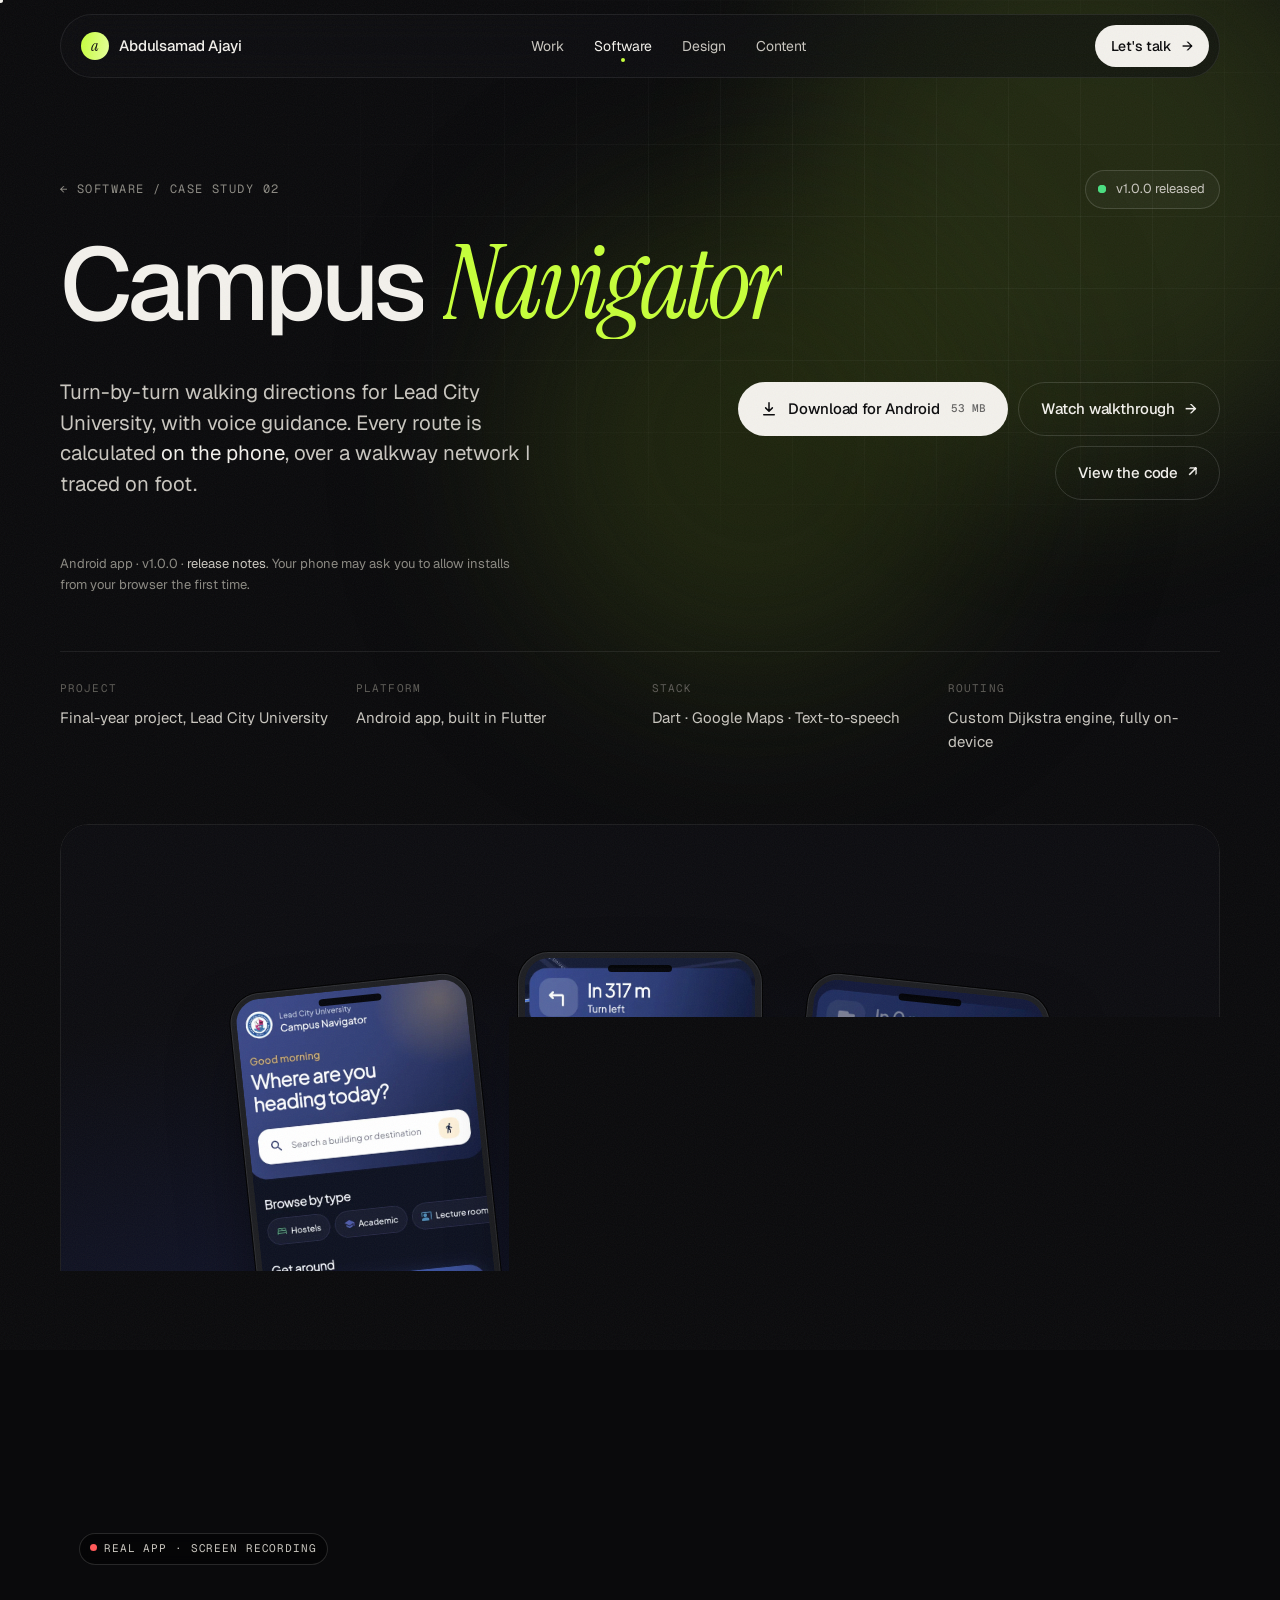
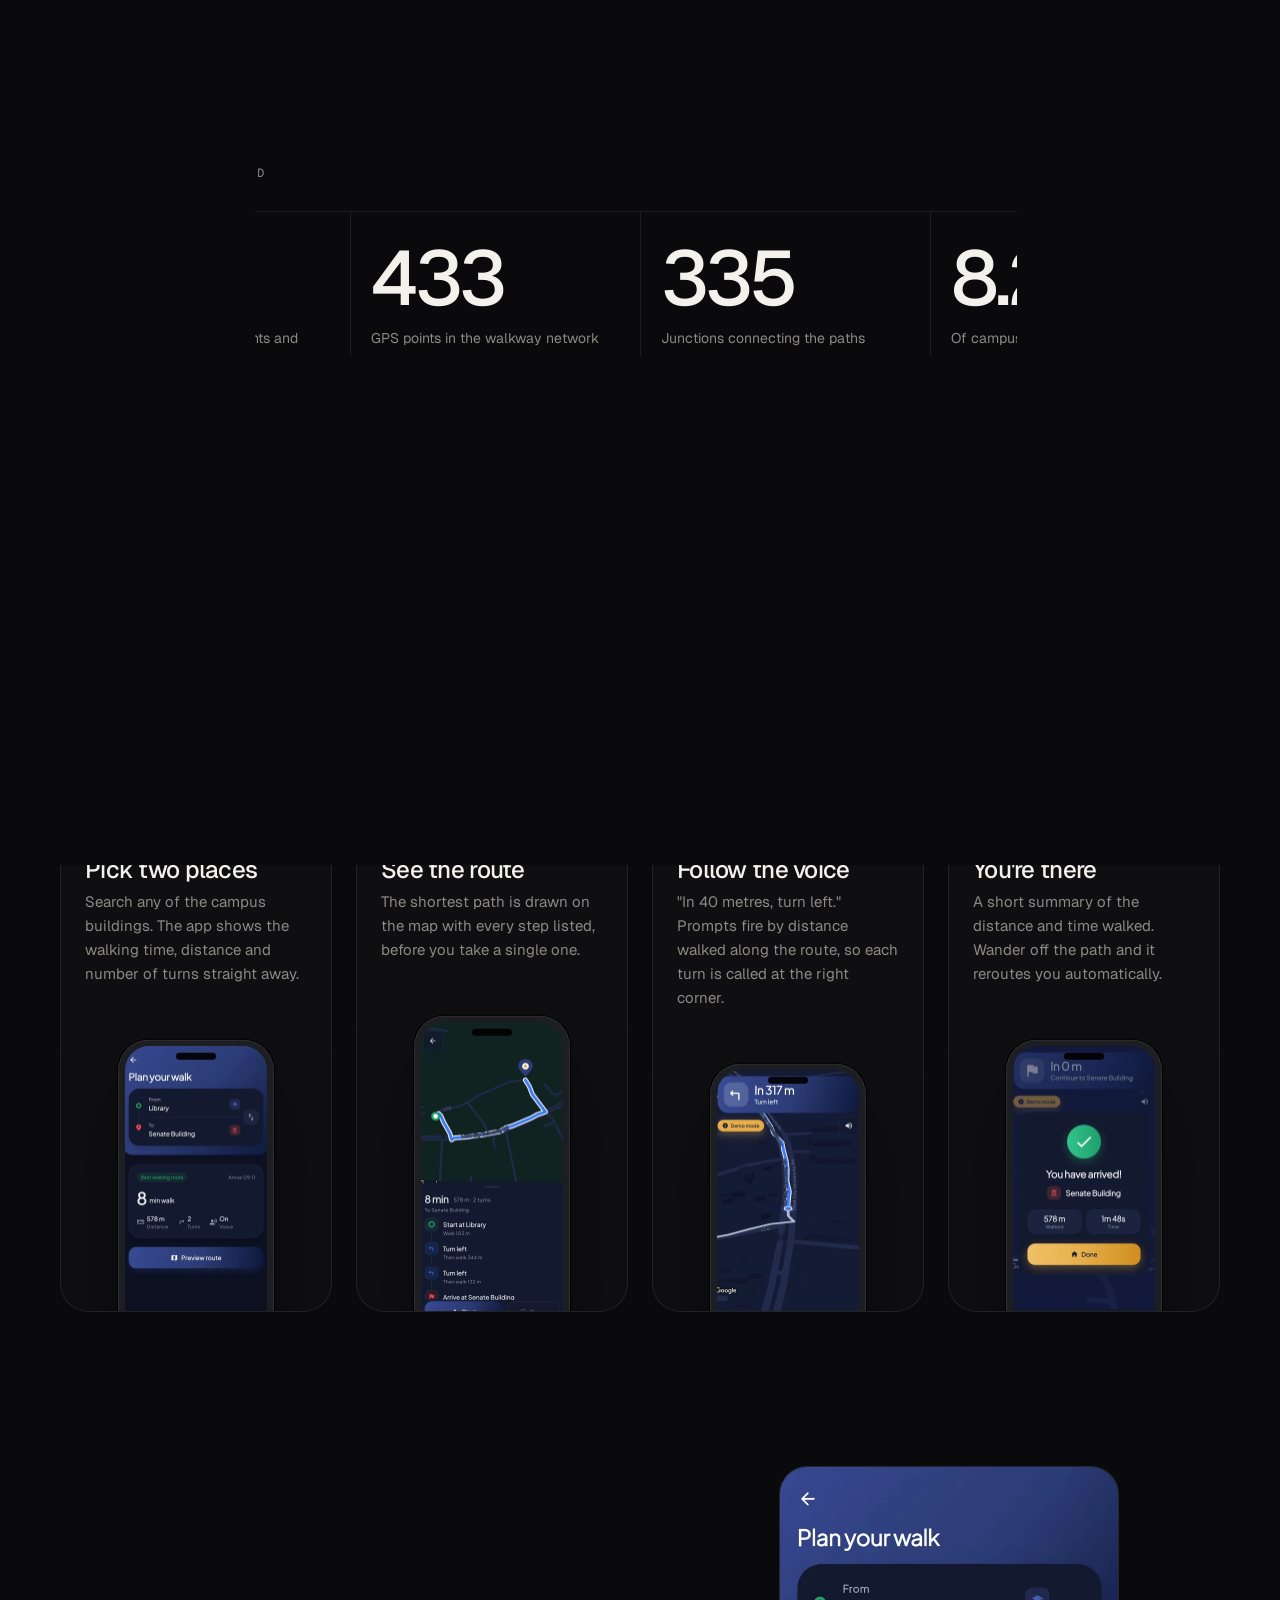
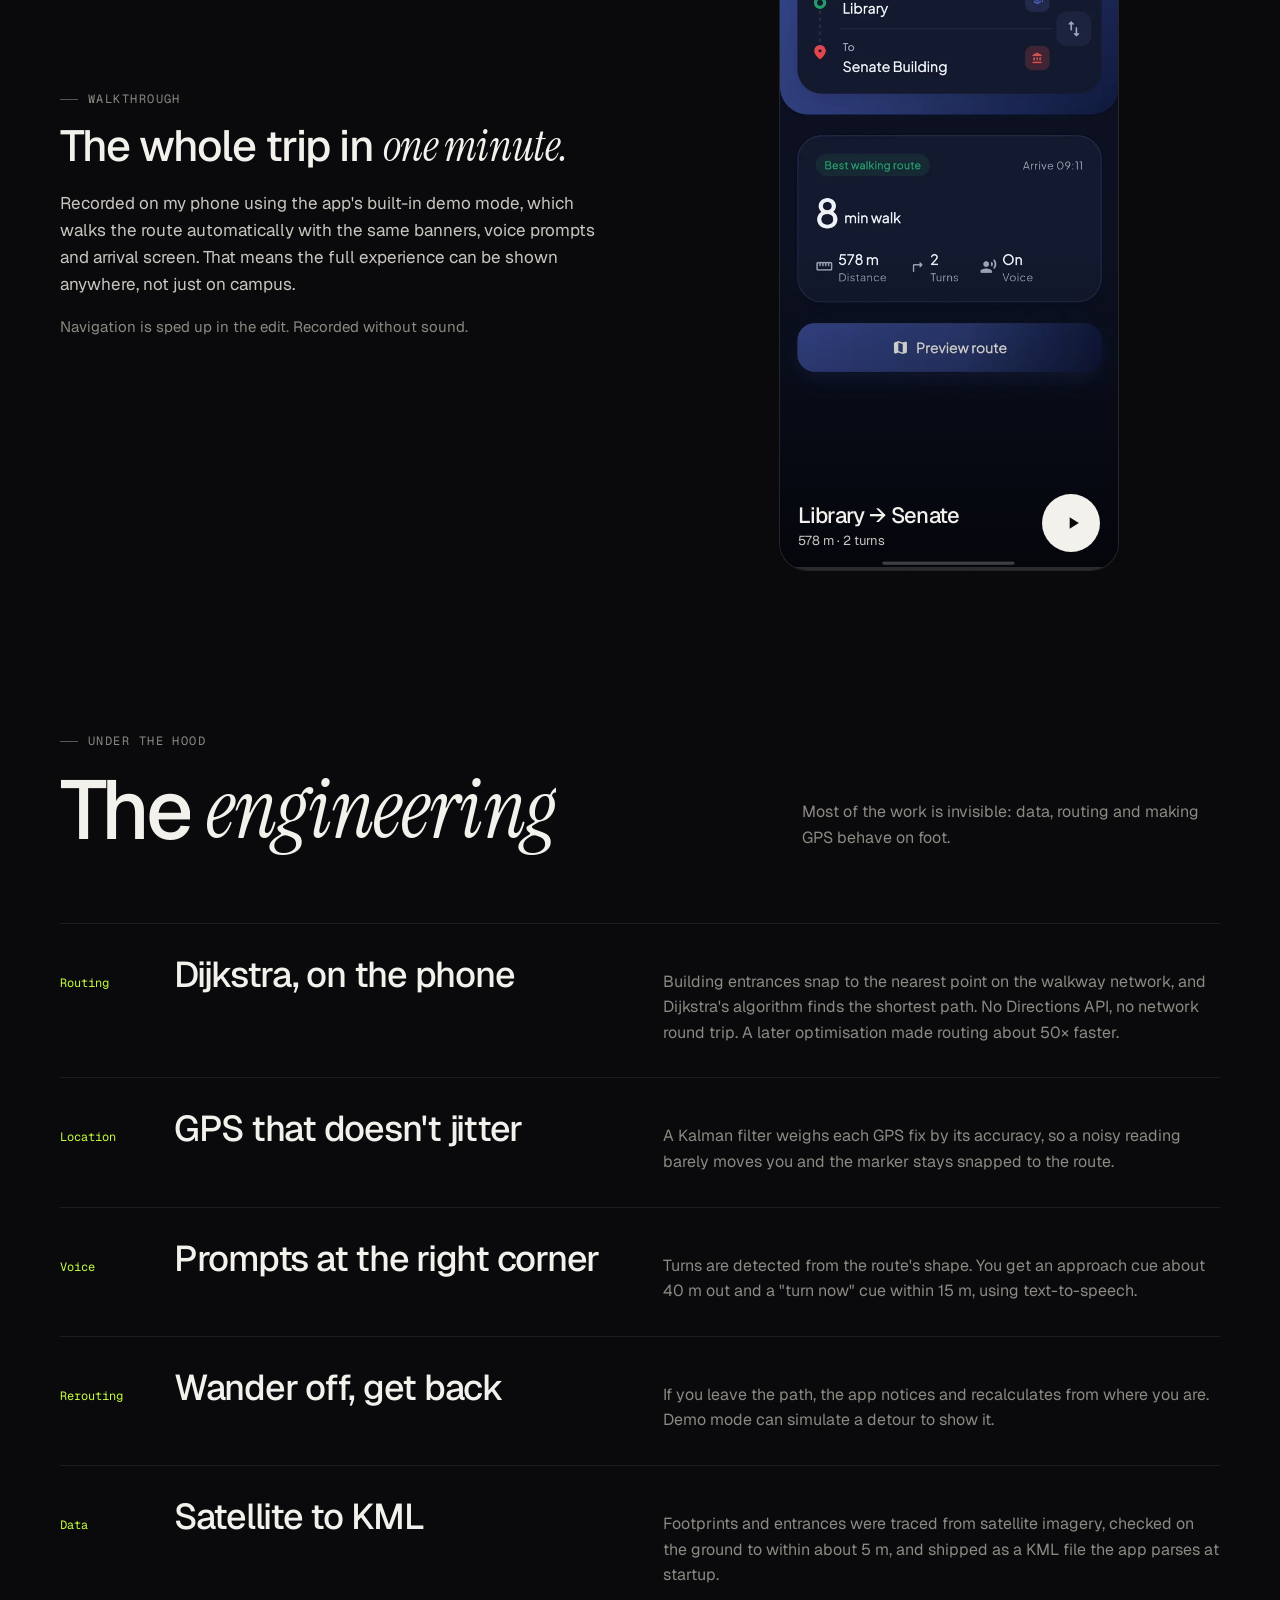
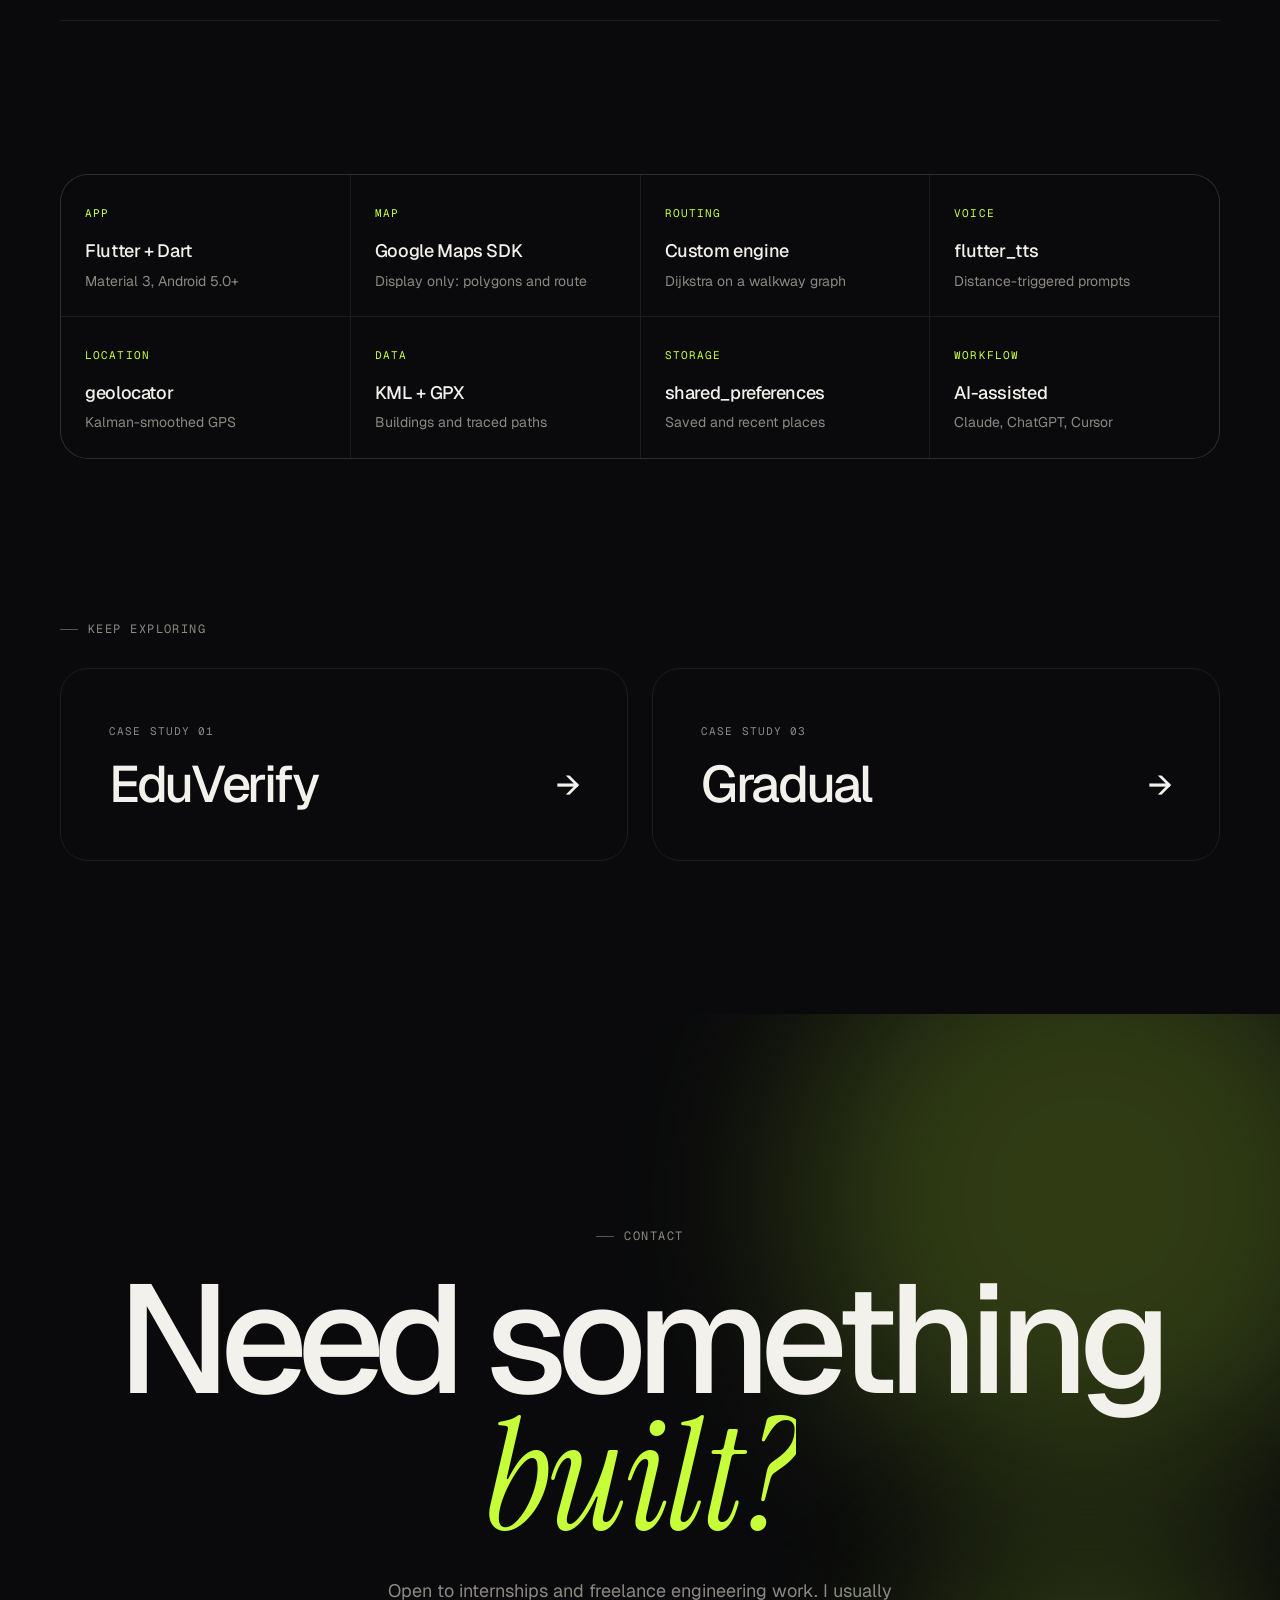
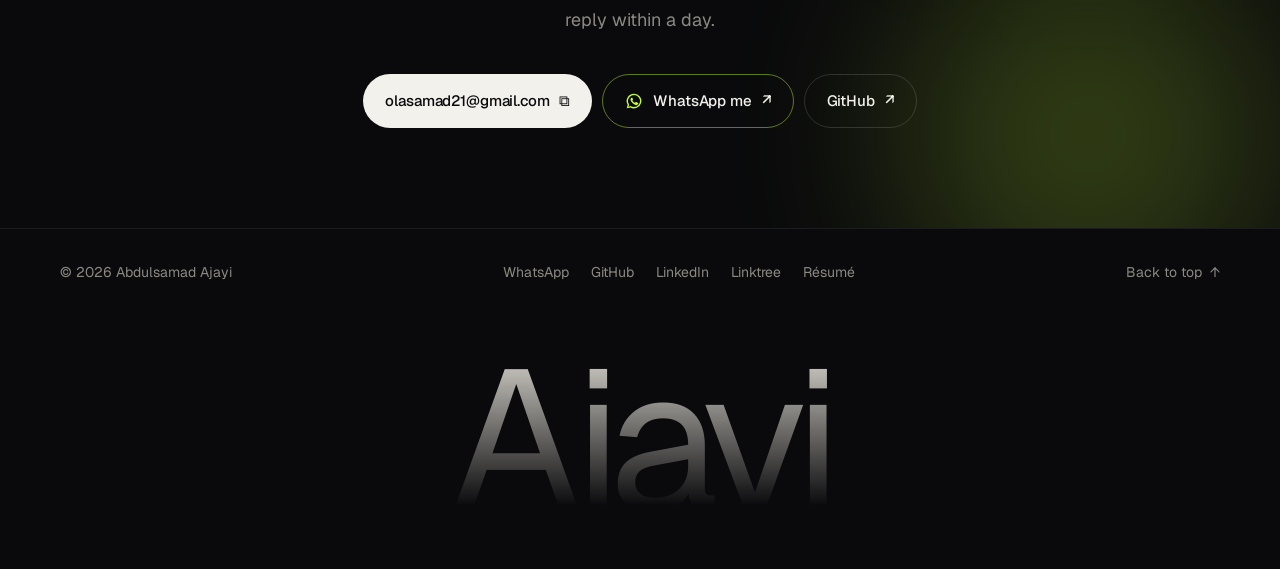
<file: campus-navigator.html>
<!DOCTYPE html>
<html lang="en">
<head>
<meta charset="UTF-8">
<meta name="viewport" content="width=device-width, initial-scale=1.0">
<title>Campus Navigator · Case study · Abdulsamad Ajayi</title>
<meta name="description" content="Lead City Campus Navigator: a Flutter app with turn-by-turn voice navigation, on-device Dijkstra routing over a GPS-traced walkway network, and live rerouting. Built by Abdulsamad Ajayi.">
<meta property="og:type" content="website">
<meta property="og:site_name" content="Abdulsamad Ajayi">
<meta property="og:title" content="Campus Navigator · Case study · Abdulsamad Ajayi">
<meta property="og:description" content="Lead City Campus Navigator: a Flutter app with turn-by-turn voice navigation, on-device Dijkstra routing over a GPS-traced walkway network, and live rerouting. Built by Abdulsamad Ajayi.">
<meta property="og:url" content="https://olasamad21.github.io/portfolio/campus-navigator.html">
<meta property="og:image" content="https://olasamad21.github.io/portfolio/img/og/og-home.jpg">
<meta property="og:image:width" content="1200">
<meta property="og:image:height" content="630">
<meta property="og:image:alt" content="Abdulsamad Ajayi: developer and product designer, with three app screens">
<meta name="twitter:card" content="summary_large_image">
<meta name="twitter:title" content="Campus Navigator · Case study · Abdulsamad Ajayi">
<meta name="twitter:description" content="Lead City Campus Navigator: a Flutter app with turn-by-turn voice navigation, on-device Dijkstra routing over a GPS-traced walkway network, and live rerouting. Built by Abdulsamad Ajayi.">
<meta name="twitter:image" content="https://olasamad21.github.io/portfolio/img/og/og-home.jpg">
<link rel="canonical" href="https://olasamad21.github.io/portfolio/campus-navigator.html">
<meta name="theme-color" content="#0A0A0C">
<link rel="icon" href="data:image/svg+xml,<svg xmlns=%22http://www.w3.org/2000/svg%22 viewBox=%220 0 100 100%22><defs><linearGradient id=%22g%22 x1=%220%22 x2=%221%22><stop offset=%220%22 stop-color=%22%23C6FF3A%22/><stop offset=%22.5%22 stop-color=%22%23E6FF9C%22/><stop offset=%221%22 stop-color=%22%23C6FF3A%22/></linearGradient></defs><circle cx=%2250%22 cy=%2250%22 r=%2250%22 fill=%22url(%23g)%22/><text x=%2250%22 y=%2254%22 font-family=%22Georgia,serif%22 font-style=%22italic%22 font-size=%2258%22 fill=%22%230A0A0C%22 dominant-baseline=%22middle%22 text-anchor=%22middle%22>a</text></svg>">
<link rel="preconnect" href="https://fonts.googleapis.com">
<link rel="preconnect" href="https://fonts.gstatic.com" crossorigin>
<link href="https://fonts.googleapis.com/css2?family=Geist:wght@300..700&family=Geist+Mono:wght@400;500&family=Instrument+Serif:ital@0;1&display=swap" rel="stylesheet">
<link rel="stylesheet" href="assets/css/site.css?v=c3ac4c5fcb">
<script>document.documentElement.classList.add('js')</script>
</head>
<body class="t-dev t-nav">
<div class="curtain" aria-hidden="true"><span>Navigator</span></div>
<div class="progress" aria-hidden="true"></div>

<header class="nav">
  <div class="wrap">
    <div class="nav-inner">
      <a class="brand" href="index.html" aria-label="Abdulsamad Ajayi, home"><span class="brand-mark">a</span>Abdulsamad Ajayi</a>
      <ul class="nav-links">
        <li><a href="index.html#work">Work</a></li>
        <li><a href="dev-portfolio.html" class="active">Software</a></li>
        <li><a href="uiux-portfolio.html">Design</a></li>
        <li><a href="ugc-portfolio.html">Content</a></li>
      </ul>
      <div class="nav-cta">
        <a class="btn sm" href="#contact" data-magnetic=".25">Let's talk <span class="arr">→</span></a>
        <button class="burger" aria-label="Open menu" aria-expanded="false" aria-controls="menu"><span></span><span></span></button>
      </div>
    </div>
  </div>
</header>
<nav class="menu" id="menu" aria-label="Mobile">
  <a href="index.html"><span>Home<small>01</small></span></a>
  <a href="dev-portfolio.html"><span>Software<small>02</small></span></a>
  <a href="uiux-portfolio.html"><span>Design<small>03</small></span></a>
  <a href="ugc-portfolio.html"><span>Content<small>04</small></span></a>
  <a href="#contact"><span>Contact<small>05</small></span></a>
  <div class="menu-foot">
    <a href="mailto:olasamad21@gmail.com">olasamad21@gmail.com</a>
    <a href="https://wa.me/2348139004903?text=Hi%20Abdulsamad%2C%20I%20saw%20your%20portfolio%20and%20I%E2%80%99d%20like%20to%20talk%20about%20a%20project." target="_blank" rel="noopener">WhatsApp ↗</a>
    <a href="https://www.linkedin.com/in/ajayi-abdulsamad-b4757b307" target="_blank" rel="noopener">LinkedIn ↗</a>
    <a href="Ajayi_Abdulsamad_CV.pdf" target="_blank">Résumé ↗</a>
  </div>
</nav>

<main>
  <section class="hero short">
    <div class="orbs" aria-hidden="true"><div class="orb o1"></div><div class="orb o2"></div></div>
    <div class="grid-bg" aria-hidden="true"></div>
    <div class="wrap">
      <div class="hero-top">
        <a class="eyebrow link-u" href="dev-portfolio.html" data-reveal style="--d:.5s">← Software / Case study 02</a>
        <span class="status" data-reveal style="--d:.6s"><span class="pulse"></span>v1.0.0 released</span>
      </div>
      <h1 data-split style="--d:.55s">Campus <span class="serif accent">Navigator</span></h1>
      <div class="hero-bottom">
        <p class="hero-lede" data-reveal style="--d:.9s">Turn-by-turn walking directions for Lead City University, with voice guidance. Every route is calculated <span style="color:var(--ink)">on the phone</span>, over a walkway network I traced on foot.</p>
        <div class="hero-actions" data-reveal style="--d:1s">
          <a class="btn" href="https://github.com/olasamad21/leadcity-campus-navigation/releases/download/v1.0.0/LeadCity-Navigation-v1.0.0.apk" data-magnetic=".2"><svg class="dl-ic" viewBox="0 0 24 24" fill="none" stroke="currentColor" stroke-width="2" stroke-linecap="round" stroke-linejoin="round" aria-hidden="true"><path d="M12 3.5v11M7.5 10.5L12 15l4.5-4.5M5 19.5h14"/></svg>Download for Android <span class="btn-sub">53 MB</span></a>
          <a class="btn ghost" href="#walkthrough" data-magnetic=".2">Watch walkthrough <span class="arr">→</span></a>
          <a class="btn ghost" href="https://github.com/olasamad21/leadcity-campus-navigation" target="_blank" rel="noopener" data-magnetic=".2">View the code <span class="arr">↗</span></a>
        </div>
        <p class="dl-note" data-reveal style="--d:1.05s">Android app · v1.0.0 · <a class="link-u" href="https://github.com/olasamad21/leadcity-campus-navigation/releases/tag/v1.0.0" target="_blank" rel="noopener">release notes</a>. Your phone may ask you to allow installs from your browser the first time.</p>
      </div>
      <div class="cs-meta" data-reveal style="--d:1.1s">
        <div><small>Project</small>Final-year project, Lead City University</div>
        <div><small>Platform</small>Android app, built in Flutter</div>
        <div><small>Stack</small>Dart · Google Maps · Text-to-speech</div>
        <div><small>Routing</small>Custom Dijkstra engine, fully on-device</div>
      </div>
    </div>
  </section>

  <!-- Showcase -->
  <section>
    <div class="wrap">
      <div class="showcase" data-reveal="clip">
        <div class="stage navy">
          <div class="phone tall tilt-l"><img src="img/campus/home.webp" alt="Home screen: Where are you heading today?"></div>
          <div class="phone tall" style="z-index:2">
            <video data-loop muted playsinline loop preload="none" poster="img/campus/poster.webp" aria-label="Looping screen recording of the app navigating from Library to Senate Building"><source src="img/campus/campus-walkthrough.mp4" type="video/mp4"></video>
          </div>
          <div class="phone tall tilt-r"><img src="img/campus/arrived.webp" alt="You have arrived at Senate Building: 578 metres walked in 1 minute 48 seconds"></div>
        </div>
        <span class="ph-chip"><span class="rec-dot"></span>Real app · screen recording</span>
      </div>
    </div>
  </section>

  <!-- Inside the app -->
  <section class="sec">
    <div class="wrap">
      <div class="sec-head">
        <div>
          <span class="eyebrow" data-reveal>Inside the app</span>
          <h2 data-split>A quick <span class="serif">tour</span></h2>
        </div>
        <p data-reveal>Captured from the app on my phone. Tap any screen to flip through all seven.</p>
      </div>
      <div class="screens">
        <figure class="screen" data-reveal style="--d:0.00s">
          <div class="phone tall" role="button" tabindex="0" data-cursor="Open" aria-label="Open app screens, starting with Splash screen" data-gallery="img/campus/splash.webp,img/campus/home.webp,img/campus/map.webp,img/campus/plan.webp,img/campus/preview.webp,img/campus/navigate.webp,img/campus/arrived.webp" data-alt="Campus Navigator screen"><img src="img/campus/splash.webp" alt="Splash screen with the Lead City University crest" loading="lazy"></div>
          <figcaption><span class="n">01 · Launch</span><strong>Splash screen</strong>The Lead City crest and "Knowledge for Self-reliance" while the campus data loads.</figcaption>
        </figure>
        <figure class="screen" data-reveal style="--d:0.08s">
          <div class="phone tall" role="button" tabindex="0" data-cursor="Open" aria-label="Open app screens, starting with Where to?" data-gallery="img/campus/home.webp,img/campus/map.webp,img/campus/plan.webp,img/campus/preview.webp,img/campus/navigate.webp,img/campus/arrived.webp,img/campus/splash.webp" data-alt="Campus Navigator screen"><img src="img/campus/home.webp" alt="Home screen: Where are you heading today?" loading="lazy"></div>
          <figcaption><span class="n">02 · Home</span><strong>Where to?</strong>Search, browse by type (hostels, academic, lecture rooms), or jump straight into a route.</figcaption>
        </figure>
        <figure class="screen" data-reveal style="--d:0.16s">
          <div class="phone tall" role="button" tabindex="0" data-cursor="Open" aria-label="Open app screens, starting with The whole campus" data-gallery="img/campus/map.webp,img/campus/plan.webp,img/campus/preview.webp,img/campus/navigate.webp,img/campus/arrived.webp,img/campus/splash.webp,img/campus/home.webp" data-alt="Campus Navigator screen"><img src="img/campus/map.webp" alt="Campus map showing every building marked and colour-coded by type" loading="lazy"></div>
          <figcaption><span class="n">03 · Campus map</span><strong>The whole campus</strong>Every mapped building on one screen, colour-coded by type: hostels, academic, dining, medical and more.</figcaption>
        </figure>
      </div>
    </div>
  </section>

  <!-- Problem / approach -->
  <section class="sec" style="padding-top:0">
    <div class="wrap split-2">
      <div class="prose" data-reveal>
        <span class="eyebrow">The problem</span>
        <h3>New on campus? <span class="serif">Good luck.</span></h3>
        <p>New students and visitors lose time hunting for faculties, offices and lecture rooms. There was no central digital map of the campus, and general map apps don't know the footpaths between buildings, so their directions follow roads or cut straight through hedges.</p>
      </div>
      <div class="prose" data-reveal style="--d:.1s">
        <span class="eyebrow">The approach</span>
        <h3>Map the campus, then <span class="serif">route it myself.</span></h3>
        <p>I digitised the buildings and their entrances from satellite imagery, checked them with on-site GPS readings, and walked the campus paths with a GPS tracker to build a walkway network.</p>
        <p>The app finds the shortest path over that network on the phone itself, with no third-party routing service, then guides you turn by turn by voice.</p>
      </div>
    </div>
  </section>

  <!-- Numbers -->
  <section class="sec" style="padding-top:0">
    <div class="wrap">
      <span class="eyebrow" data-reveal>The campus, digitised</span>
      <div class="stats" data-reveal style="margin-top:28px">
        <div class="stat"><strong><span data-count="42">0</span></strong><span>Buildings mapped with footprints and entrances</span></div>
        <div class="stat"><strong><span data-count="434">0</span></strong><span>GPS points in the walkway network</span></div>
        <div class="stat"><strong><span data-count="335">0</span></strong><span>Junctions connecting the paths</span></div>
        <div class="stat"><strong>8.2<small style="font-size:.4em;letter-spacing:0;margin-left:4px">km</small></strong><span>Of campus paths traced on foot</span></div>
      </div>
    </div>
  </section>

  <!-- How it works -->
  <section class="sec" style="padding-top:0">
    <div class="wrap">
      <div class="sec-head">
        <div>
          <span class="eyebrow" data-reveal>How it works</span>
          <h2 data-split>From <span class="serif">“where to?”</span><br>to “you've arrived”</h2>
        </div>
        <p data-reveal>A real trip through the app: Library to Senate Building, 578 m with two turns.</p>
      </div>
      <div class="flow four">
        <div class="flow-step" data-reveal>
          <span class="n">01 · Plan</span>
          <h4>Pick two places</h4>
          <p>Search any of the campus buildings. The app shows the walking time, distance and number of turns straight away.</p>
          <div class="phone tall"><img src="img/campus/plan.webp" alt="Plan your walk screen" loading="lazy"></div>
        </div>
        <div class="flow-step" data-reveal style="--d:.08s">
          <span class="n">02 · Preview</span>
          <h4>See the route</h4>
          <p>The shortest path is drawn on the map with every step listed, before you take a single one.</p>
          <div class="phone tall"><img src="img/campus/preview.webp" alt="Route preview with step list" loading="lazy"></div>
        </div>
        <div class="flow-step" data-reveal style="--d:.16s">
          <span class="n">03 · Walk</span>
          <h4>Follow the voice</h4>
          <p>"In 40 metres, turn left." Prompts fire by distance walked along the route, so each turn is called at the right corner.</p>
          <div class="phone tall"><img src="img/campus/navigate.webp" alt="Turn-by-turn navigation screen" loading="lazy"></div>
        </div>
        <div class="flow-step" data-reveal style="--d:.24s">
          <span class="n">04 · Arrive</span>
          <h4>You're there</h4>
          <p>A short summary of the distance and time walked. Wander off the path and it reroutes you automatically.</p>
          <div class="phone tall"><img src="img/campus/arrived.webp" alt="Arrival screen" loading="lazy"></div>
        </div>
      </div>
    </div>
  </section>

  <!-- Walkthrough player -->
  <section class="sec" id="walkthrough" style="padding-top:0">
    <div class="wrap split-2" style="align-items:center">
      <div class="prose" data-reveal>
        <span class="eyebrow">Walkthrough</span>
        <h3>The whole trip in <span class="serif">one minute.</span></h3>
        <p>Recorded on my phone using the app's built-in demo mode, which walks the route automatically with the same banners, voice prompts and arrival screen. That means the full experience can be shown anywhere, not just on campus.</p>
        <p style="color:var(--soft);font-size:15px">Navigation is sped up in the edit. Recorded without sound.</p>
      </div>
      <div class="reel walk-reel" data-video data-reveal style="--d:.1s">
        <div class="reel-media" data-cursor="Play" style="aspect-ratio:600/1244">
          <video playsinline preload="none" poster="img/campus/plan.webp"><source src="img/campus/campus-walkthrough.mp4" type="video/mp4"></video>
          <div class="reel-ui">
            <div><h3>Library → Senate</h3><p>578 m · 2 turns</p></div>
            <button class="play-btn" aria-label="Play the walkthrough"><svg viewBox="0 0 24 24" fill="currentColor"><path d="M8 5v14l11-7z"/></svg></button>
          </div>
          <div class="reel-bar"><i></i></div>
        </div>
      </div>
    </div>
  </section>

  <!-- Engineering -->
  <section class="sec" style="padding-top:0">
    <div class="wrap">
      <div class="sec-head">
        <div>
          <span class="eyebrow" data-reveal>Under the hood</span>
          <h2 data-split>The <span class="serif">engineering</span></h2>
        </div>
        <p data-reveal>Most of the work is invisible: data, routing and making GPS behave on foot.</p>
      </div>
      <div class="rows">
        <div class="row" data-reveal><span class="n">Routing</span><h4>Dijkstra, on the phone</h4><p>Building entrances snap to the nearest point on the walkway network, and Dijkstra's algorithm finds the shortest path. No Directions API, no network round trip. A later optimisation made routing about 50× faster.</p></div>
        <div class="row" data-reveal><span class="n">Location</span><h4>GPS that doesn't jitter</h4><p>A Kalman filter weighs each GPS fix by its accuracy, so a noisy reading barely moves you and the marker stays snapped to the route.</p></div>
        <div class="row" data-reveal><span class="n">Voice</span><h4>Prompts at the right corner</h4><p>Turns are detected from the route's shape. You get an approach cue about 40 m out and a "turn now" cue within 15 m, using text-to-speech.</p></div>
        <div class="row" data-reveal><span class="n">Rerouting</span><h4>Wander off, get back</h4><p>If you leave the path, the app notices and recalculates from where you are. Demo mode can simulate a detour to show it.</p></div>
        <div class="row" data-reveal><span class="n">Data</span><h4>Satellite to KML</h4><p>Footprints and entrances were traced from satellite imagery, checked on the ground to within about 5 m, and shipped as a KML file the app parses at startup.</p></div>
      </div>
    </div>
  </section>

  <!-- Stack -->
  <section class="sec" style="padding-top:0">
    <div class="wrap">
      <div class="stack-grid" data-reveal>
        <div><small>App</small><strong>Flutter + Dart</strong><span>Material 3, Android 5.0+</span></div>
        <div><small>Map</small><strong>Google Maps SDK</strong><span>Display only: polygons and route</span></div>
        <div><small>Routing</small><strong>Custom engine</strong><span>Dijkstra on a walkway graph</span></div>
        <div><small>Voice</small><strong>flutter_tts</strong><span>Distance-triggered prompts</span></div>
        <div><small>Location</small><strong>geolocator</strong><span>Kalman-smoothed GPS</span></div>
        <div><small>Data</small><strong>KML + GPX</strong><span>Buildings and traced paths</span></div>
        <div><small>Storage</small><strong>shared_preferences</strong><span>Saved and recent places</span></div>
        <div><small>Workflow</small><strong>AI-assisted</strong><span>Claude, ChatGPT, Cursor</span></div>
      </div>
    </div>
  </section>

  <!-- Next -->
  <section class="sec" style="padding-top:0">
    <div class="wrap">
      <span class="eyebrow" data-reveal>Keep exploring</span>
      <div class="next-page" style="margin-top:28px">
        <a class="np" href="eduverify.html" style="--c:var(--dev)" data-reveal><small>Case study 01</small><h3>EduVerify <span>→</span></h3></a>
        <a class="np" href="gradual.html" style="--c:var(--lime);--d:.1s" data-reveal><small>Case study 03</small><h3>Gradual <span>→</span></h3></a>
      </div>
    </div>
  </section>
</main>

<footer id="contact">
  <section class="cta">
    <div class="orbs" aria-hidden="true"><div class="orb o1"></div><div class="orb o3"></div></div>
    <div class="wrap">
      <span class="eyebrow" data-reveal>Contact</span>
      <h2 data-split style="margin-top:24px">Need something<br><span class="serif accent">built?</span></h2>
      <p data-reveal>Open to internships and freelance engineering work. I usually reply within a day.</p>
      <div class="cta-actions" data-reveal>
        <a class="btn copy-mail" href="mailto:olasamad21@gmail.com" data-copy="olasamad21@gmail.com" data-magnetic=".2">olasamad21@gmail.com <span class="arr">⧉</span><span class="done">Copied to clipboard ✓</span></a>
        <a class="btn wa" href="https://wa.me/2348139004903?text=Hi%20Abdulsamad%2C%20I%20saw%20your%20portfolio%20and%20I%E2%80%99d%20like%20to%20talk%20about%20a%20project." target="_blank" rel="noopener" data-magnetic=".2"><svg class="wa-ic" viewBox="0 0 24 24" fill="currentColor" aria-hidden="true"><path d="M12 2.2a9.8 9.8 0 0 0-8.4 14.9L2.3 21.8l4.8-1.3A9.8 9.8 0 1 0 12 2.2zm0 17.8a8 8 0 0 1-4.1-1.1l-.3-.2-2.9.8.8-2.8-.2-.3A8 8 0 1 1 12 20zm4.4-6c-.2-.1-1.4-.7-1.6-.8-.2-.1-.4-.1-.5.1l-.7.9c-.1.2-.3.2-.5.1a6.5 6.5 0 0 1-3.2-2.8c-.2-.4.2-.4.7-1.3.1-.1 0-.3 0-.4l-.7-1.7c-.2-.5-.4-.4-.5-.4h-.5a.9.9 0 0 0-.7.3 2.8 2.8 0 0 0-.9 2.1 5 5 0 0 0 1 2.6 11.3 11.3 0 0 0 4.4 3.9c1.6.7 2.3.8 3.1.6a2.6 2.6 0 0 0 1.7-1.2 2.1 2.1 0 0 0 .2-1.2c-.1-.1-.2-.2-.4-.3z"/></svg>WhatsApp me <span class="arr">↗</span></a>
        <a class="btn ghost" href="https://github.com/olasamad21" target="_blank" rel="noopener" data-magnetic=".2">GitHub <span class="arr">↗</span></a>
      </div>
    </div>
  </section>
  <div class="footer">
    <div class="wrap">
      <div class="footer-row">
        <span>© <span data-year>2026</span> Abdulsamad Ajayi</span>
        <div class="footer-links">
          <a class="link-u" href="https://wa.me/2348139004903?text=Hi%20Abdulsamad%2C%20I%20saw%20your%20portfolio%20and%20I%E2%80%99d%20like%20to%20talk%20about%20a%20project." target="_blank" rel="noopener">WhatsApp</a>
          <a class="link-u" href="https://github.com/olasamad21" target="_blank" rel="noopener">GitHub</a>
          <a class="link-u" href="https://www.linkedin.com/in/ajayi-abdulsamad-b4757b307" target="_blank" rel="noopener">LinkedIn</a>
          <a class="link-u" href="https://linktr.ee/olasamad21" target="_blank" rel="noopener">Linktree</a>
          <a class="link-u" href="Ajayi_Abdulsamad_CV.pdf" target="_blank">Résumé</a>
        </div>
        <a class="to-top" href="#top" onclick="window.scrollTo({top:0,behavior:'smooth'});return false;">Back to top <i>↑</i></a>
      </div>
      <div class="big-name" aria-hidden="true">Ajayi</div>
    </div>
  </div>
</footer>

<div class="lightbox" role="dialog" aria-modal="true" aria-label="Screen viewer">
  <div class="lb-stage"><img alt=""></div>
  <button class="lb-btn lb-close" aria-label="Close">✕</button>
  <button class="lb-btn lb-prev" aria-label="Previous">←</button>
  <button class="lb-btn lb-next" aria-label="Next">→</button>
  <span class="lb-count"></span>
</div>

<script src="assets/js/site.js?v=ee7eced8a7"></script>
</body>
</html>
</file>
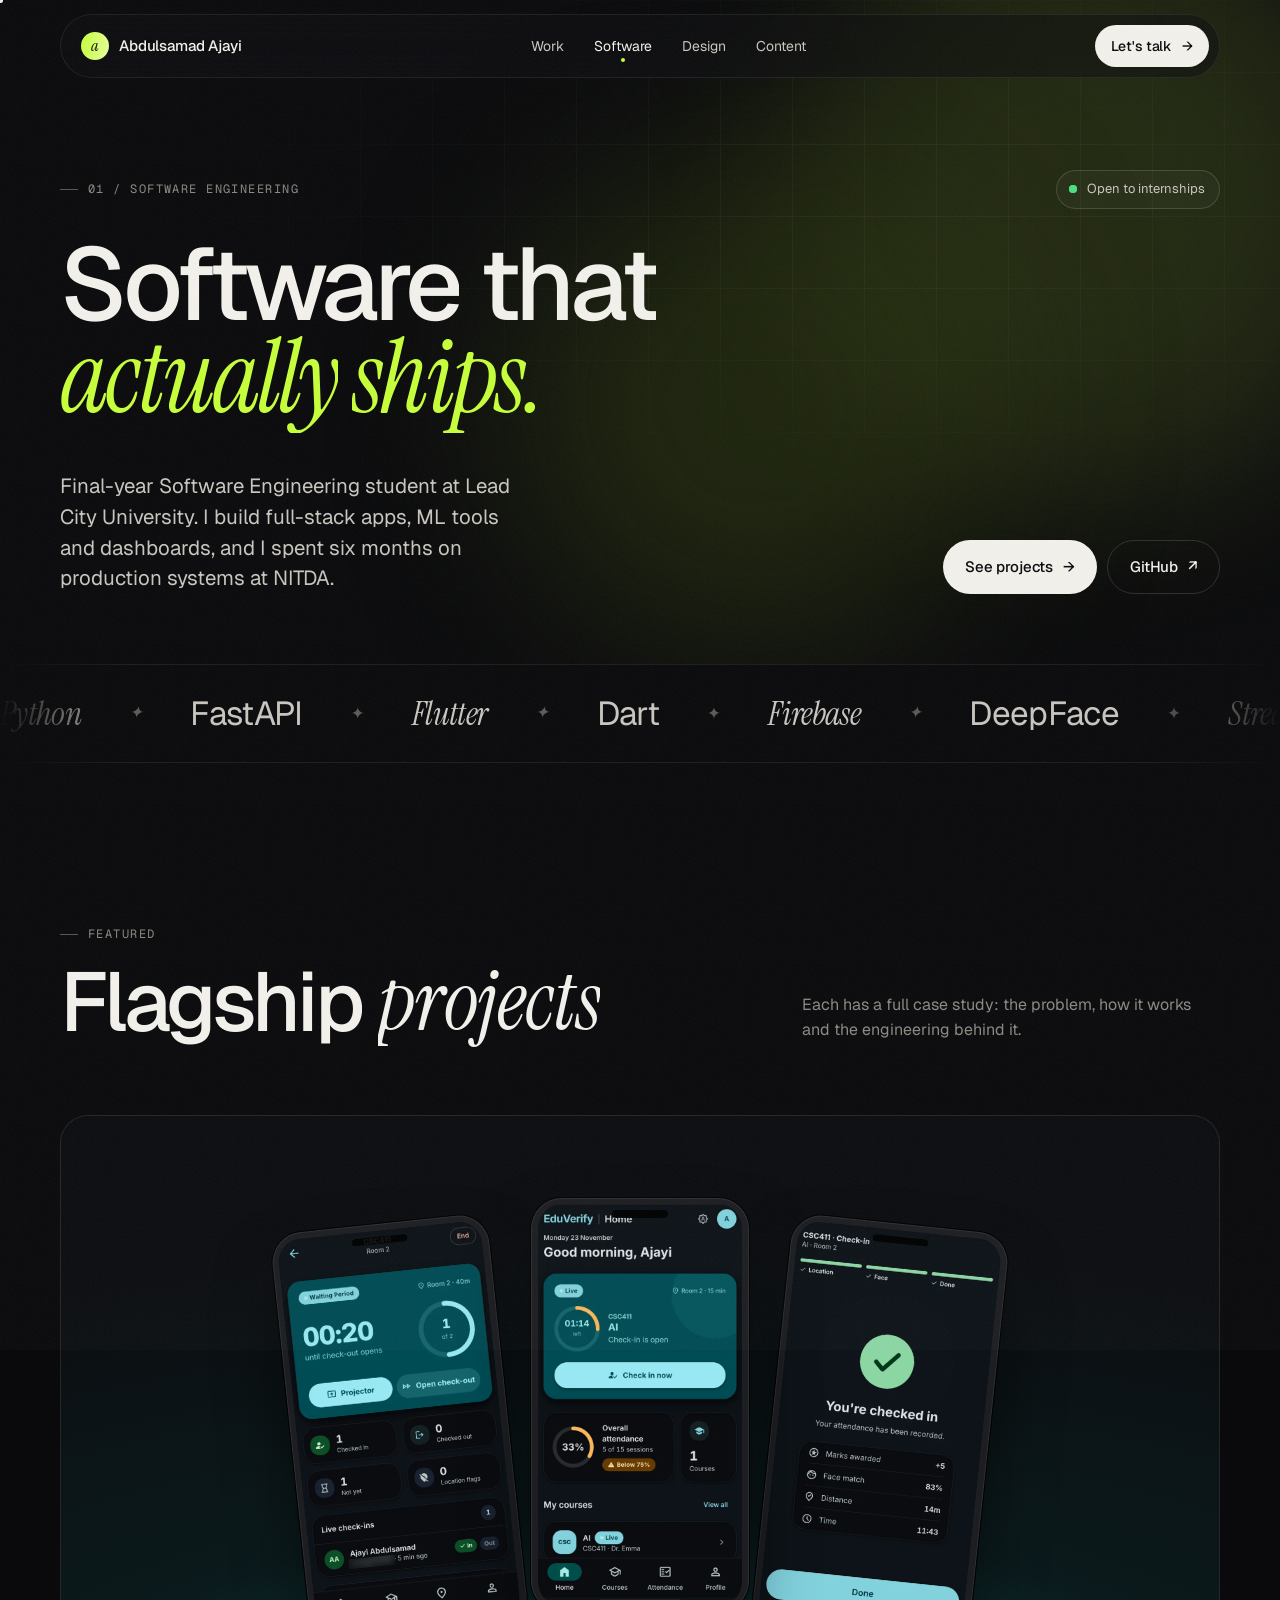
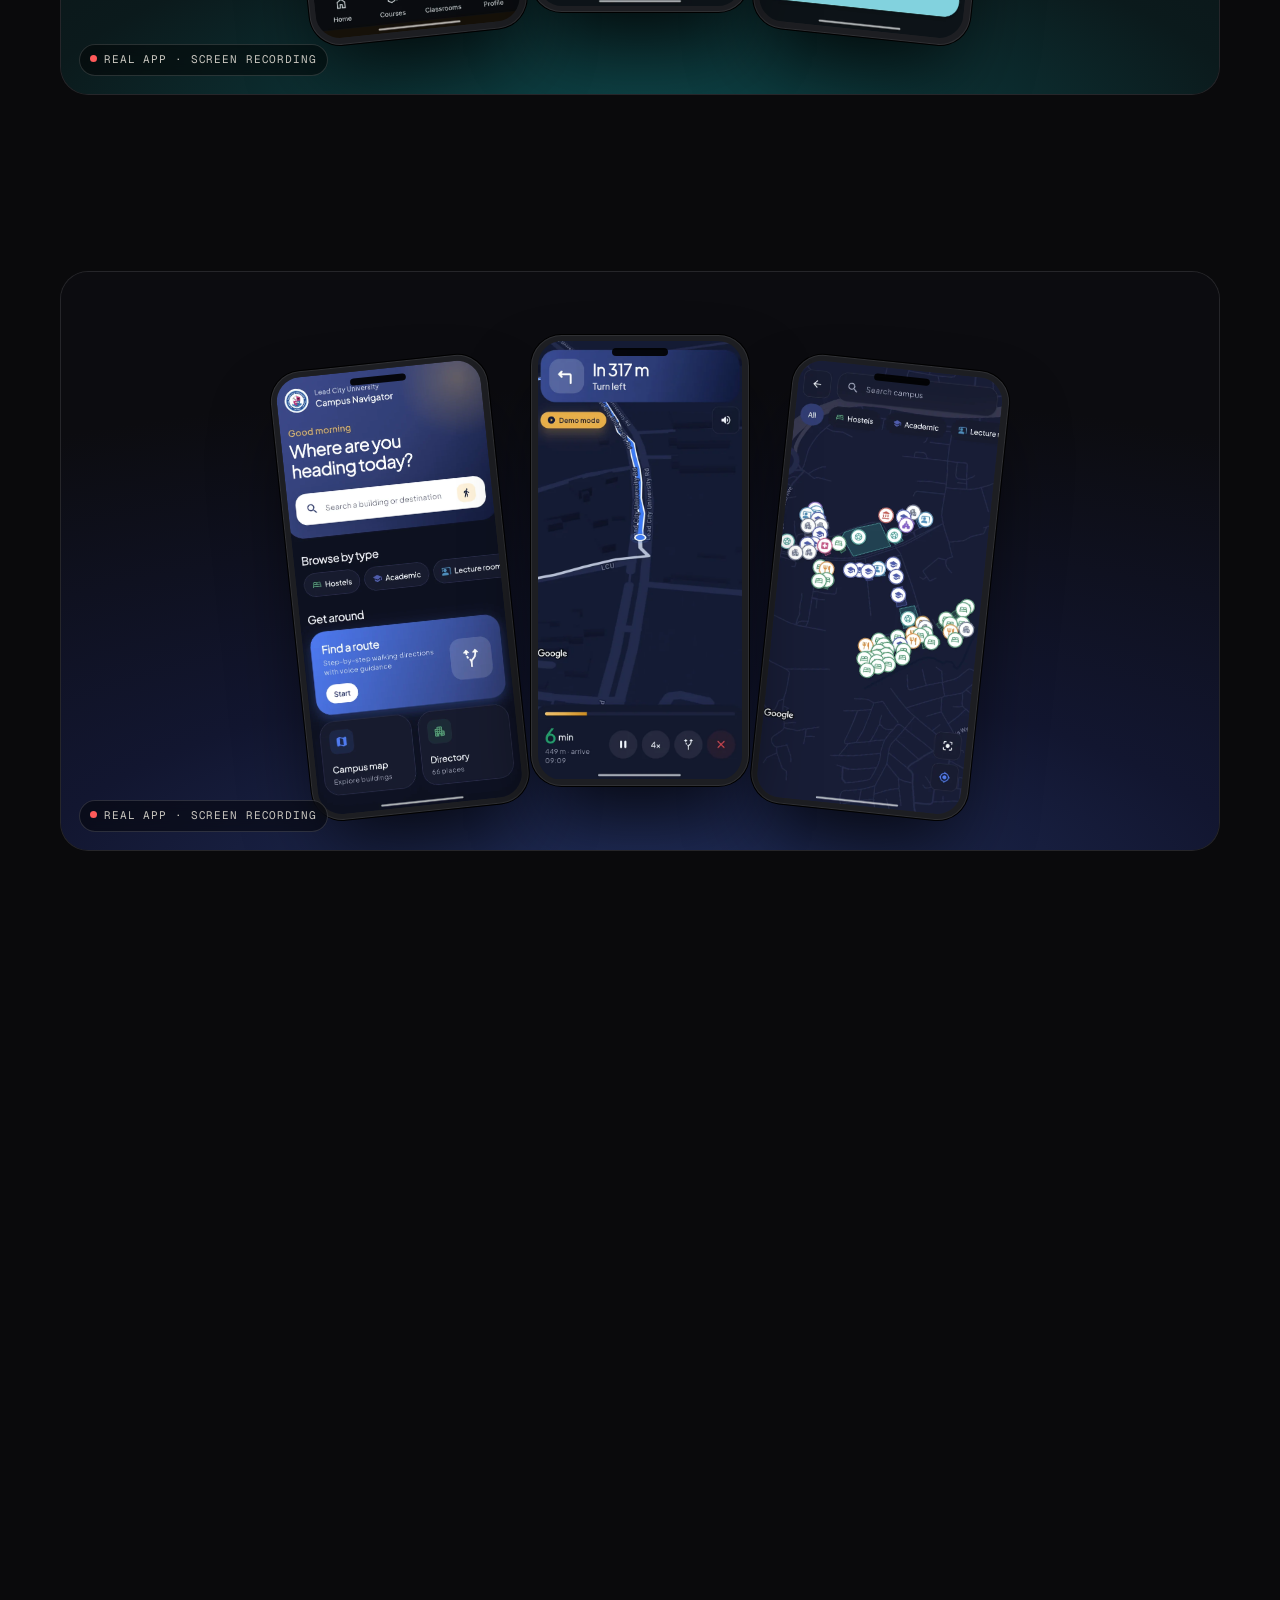
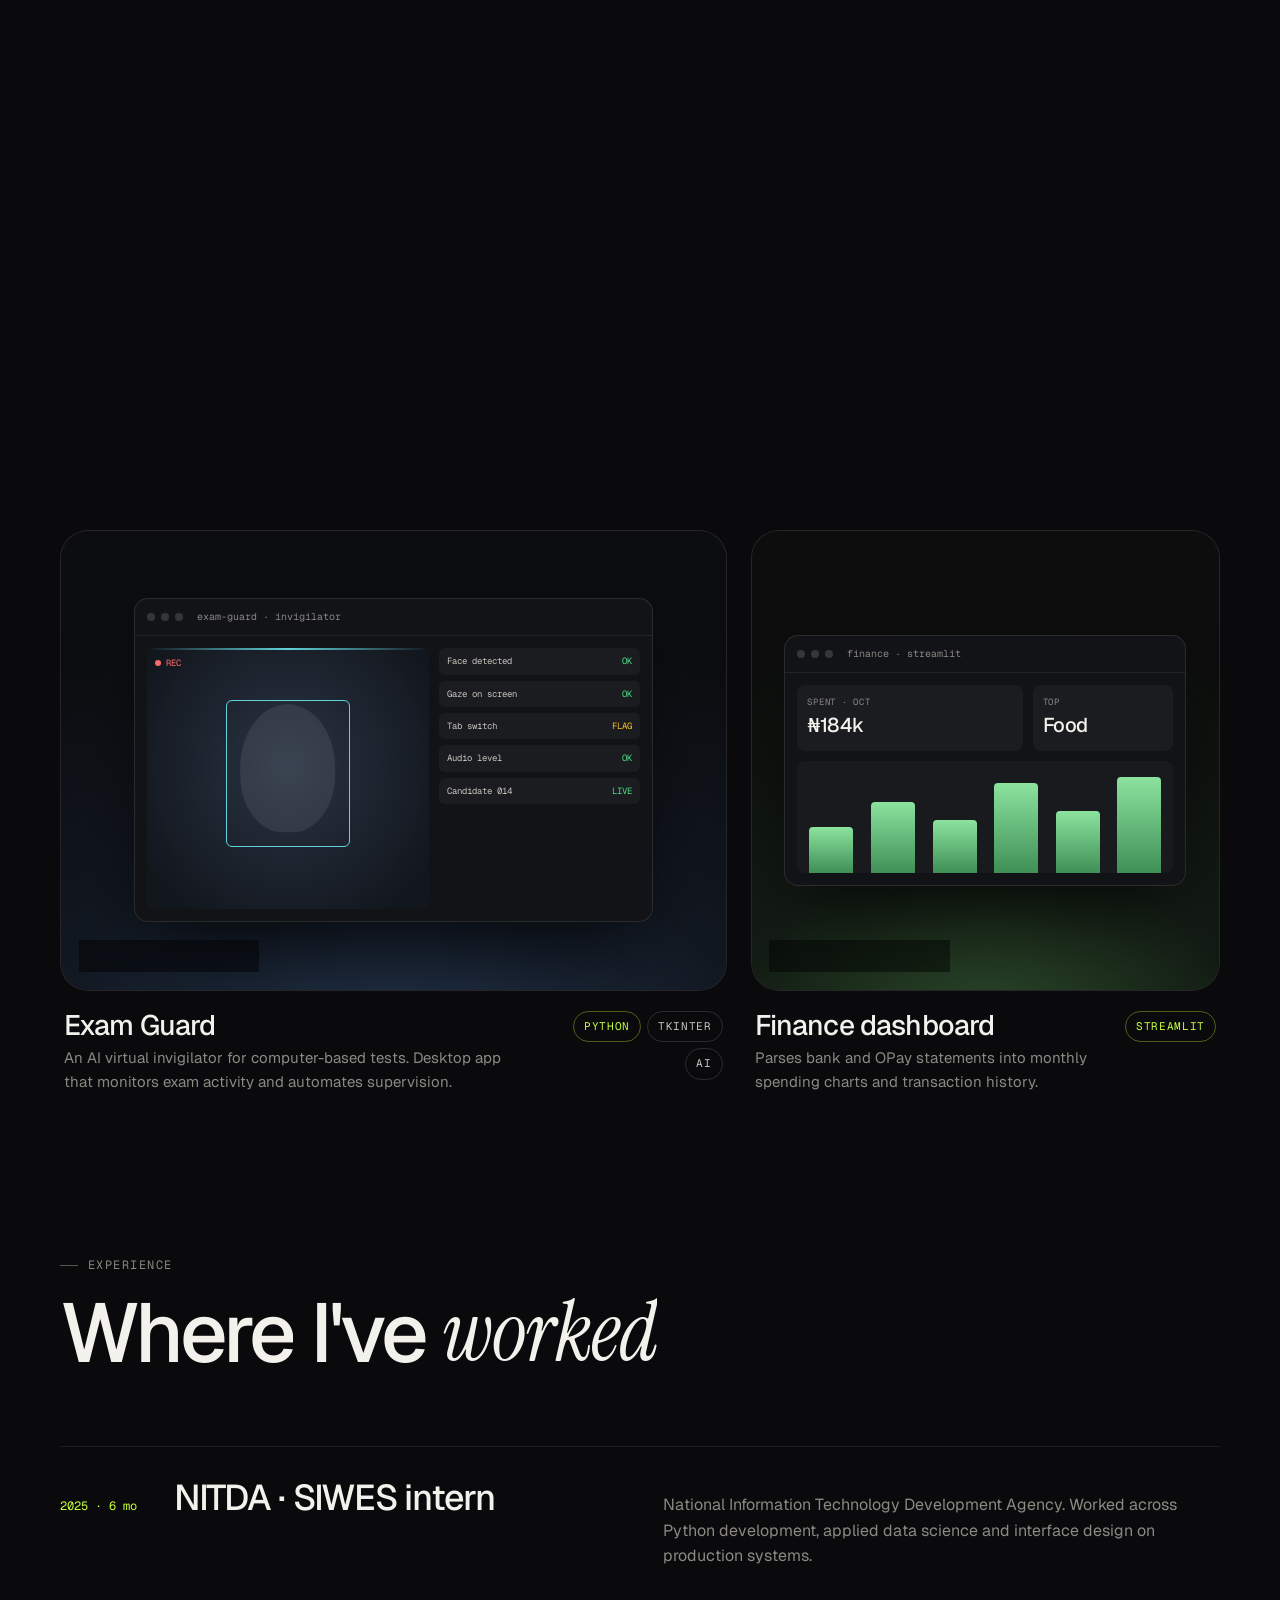
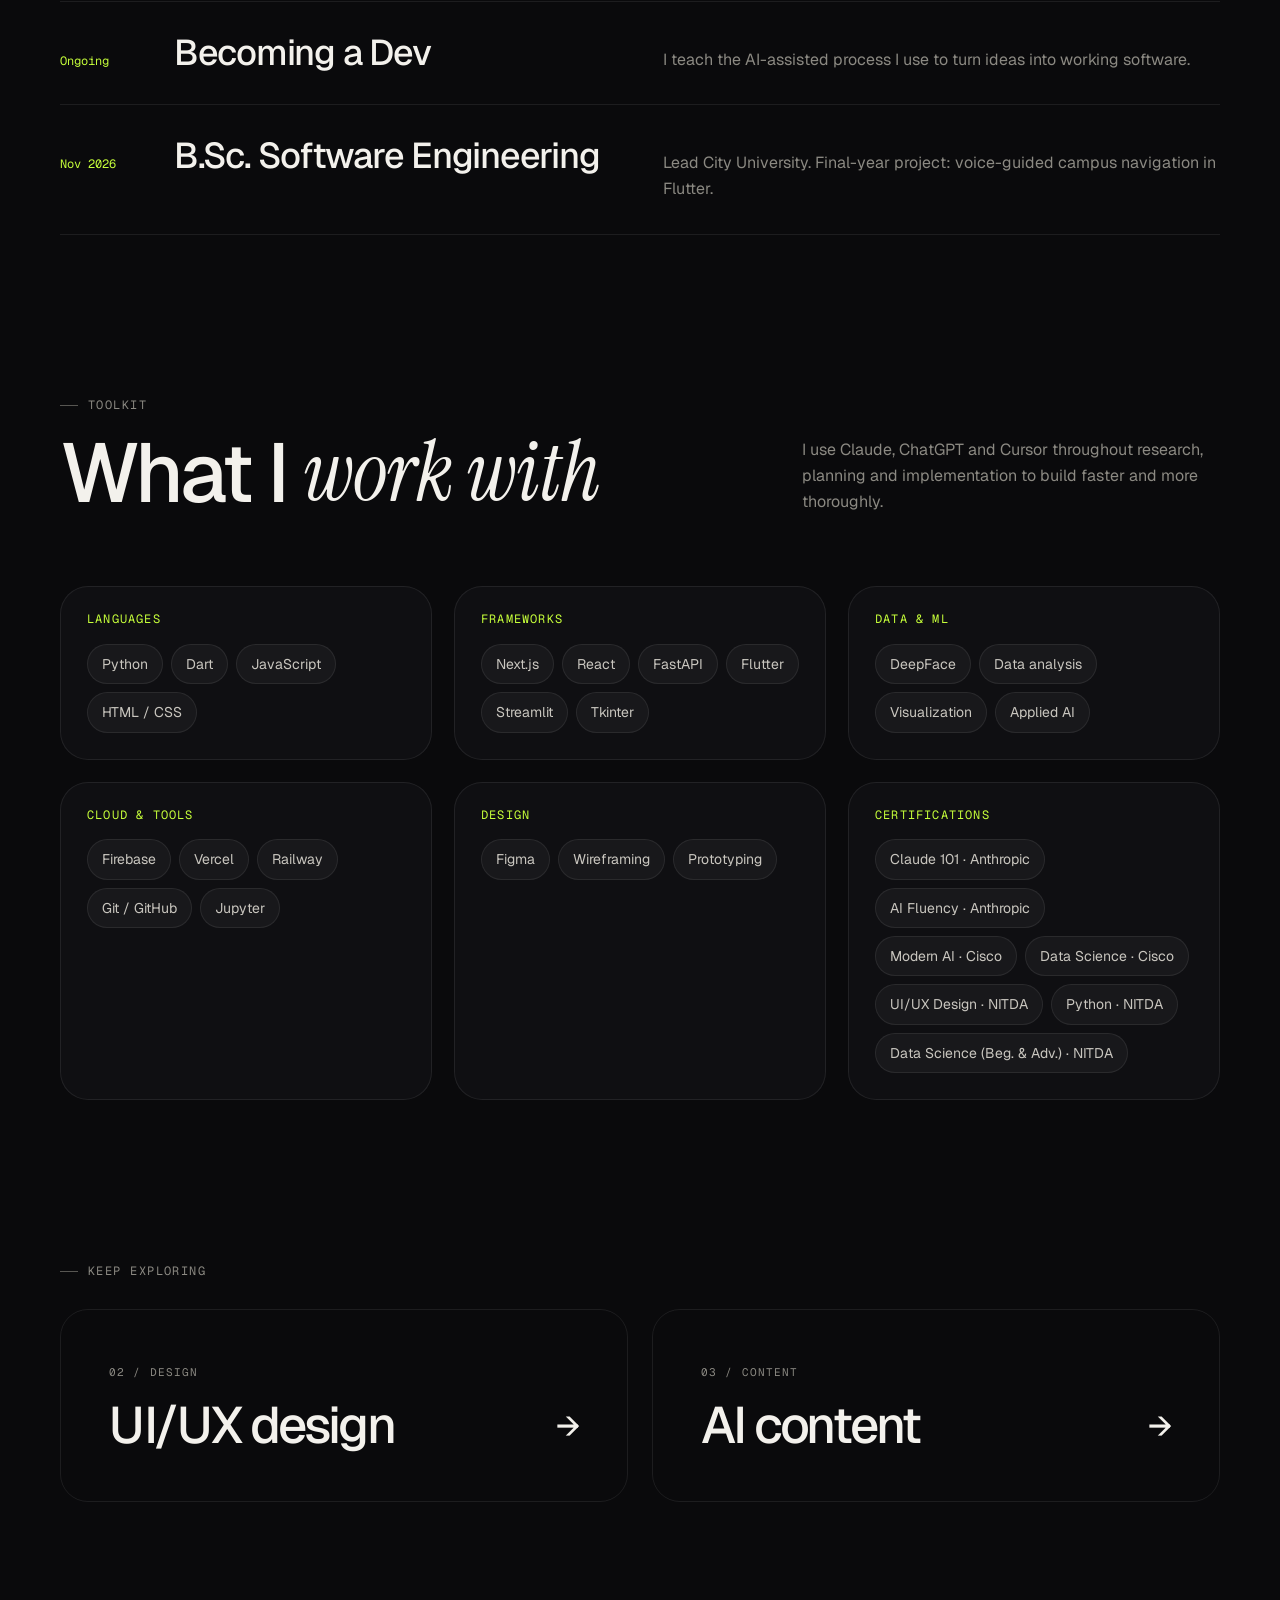
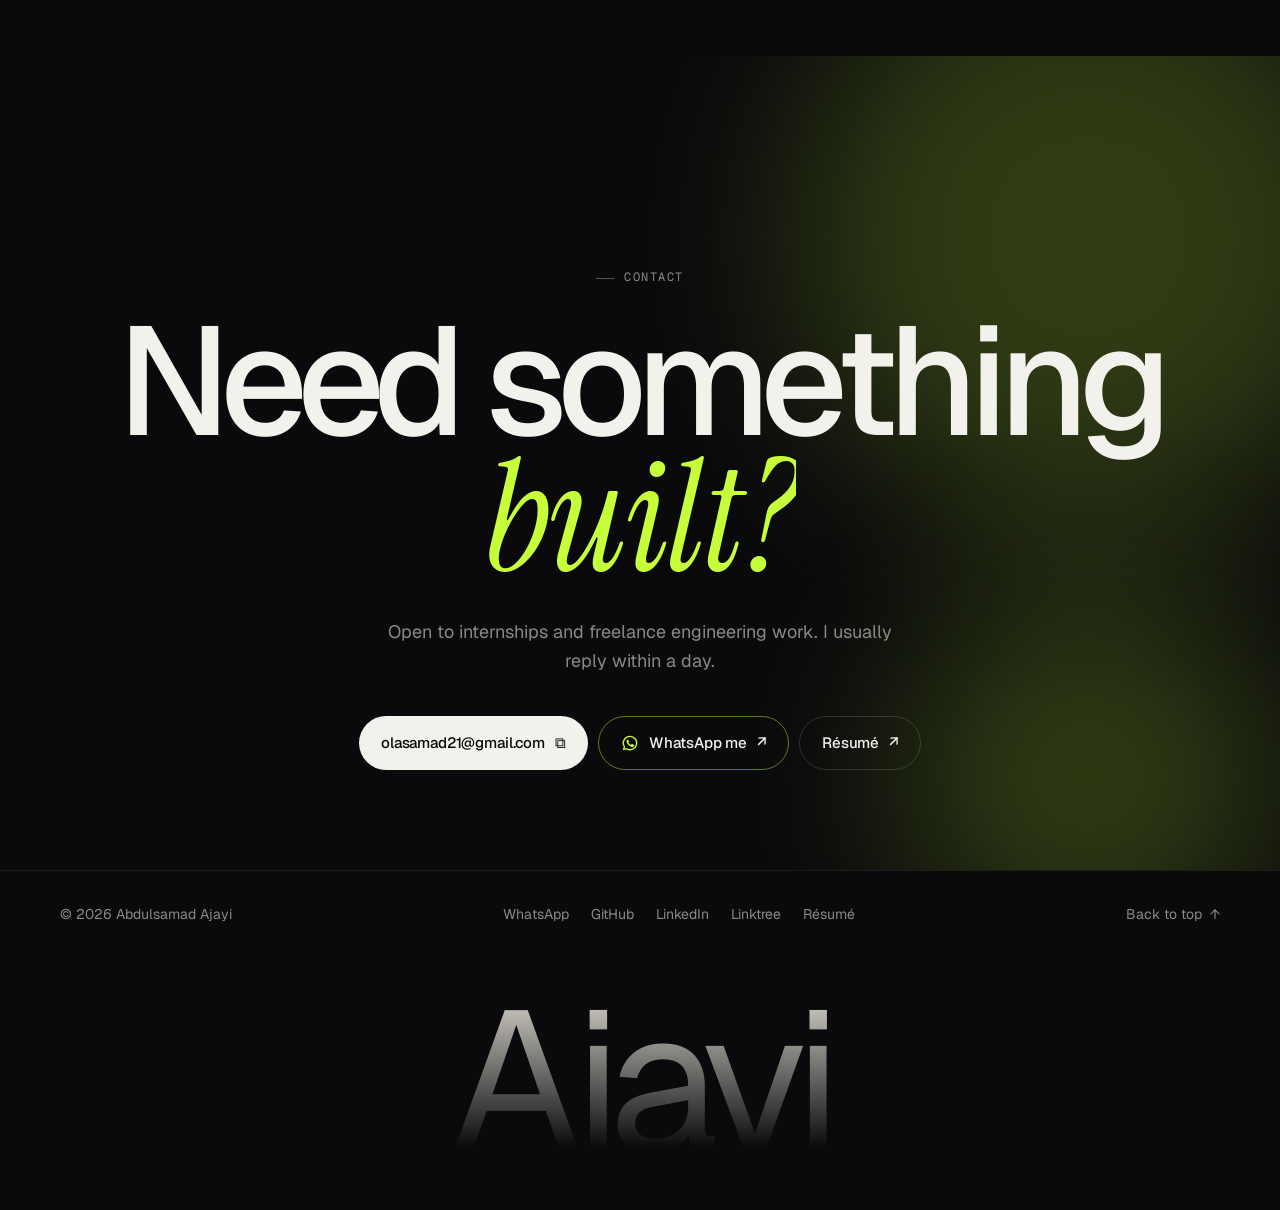
<file: dev-portfolio.html>
<!DOCTYPE html>
<html lang="en">
<head>
<meta charset="UTF-8">
<meta name="viewport" content="width=device-width, initial-scale=1.0">
<title>Software · Abdulsamad Ajayi</title>
<meta name="description" content="Software projects by Abdulsamad Ajayi: full-stack apps, ML tools, desktop software and dashboards in Python, Flutter and Firebase.">
<meta property="og:type" content="website">
<meta property="og:site_name" content="Abdulsamad Ajayi">
<meta property="og:title" content="Software · Abdulsamad Ajayi">
<meta property="og:description" content="Software projects by Abdulsamad Ajayi: full-stack apps, ML tools, desktop software and dashboards in Python, Flutter and Firebase.">
<meta property="og:url" content="https://olasamad21.github.io/portfolio/dev-portfolio.html">
<meta property="og:image" content="https://olasamad21.github.io/portfolio/img/og/og-home.jpg">
<meta property="og:image:width" content="1200">
<meta property="og:image:height" content="630">
<meta property="og:image:alt" content="Abdulsamad Ajayi: developer and product designer, with three app screens">
<meta name="twitter:card" content="summary_large_image">
<meta name="twitter:title" content="Software · Abdulsamad Ajayi">
<meta name="twitter:description" content="Software projects by Abdulsamad Ajayi: full-stack apps, ML tools, desktop software and dashboards in Python, Flutter and Firebase.">
<meta name="twitter:image" content="https://olasamad21.github.io/portfolio/img/og/og-home.jpg">
<link rel="canonical" href="https://olasamad21.github.io/portfolio/dev-portfolio.html">
<meta name="theme-color" content="#0A0A0C">
<link rel="icon" href="data:image/svg+xml,<svg xmlns=%22http://www.w3.org/2000/svg%22 viewBox=%220 0 100 100%22><defs><linearGradient id=%22g%22 x1=%220%22 x2=%221%22><stop offset=%220%22 stop-color=%22%23C6FF3A%22/><stop offset=%22.5%22 stop-color=%22%23E6FF9C%22/><stop offset=%221%22 stop-color=%22%23C6FF3A%22/></linearGradient></defs><circle cx=%2250%22 cy=%2250%22 r=%2250%22 fill=%22url(%23g)%22/><text x=%2250%22 y=%2254%22 font-family=%22Georgia,serif%22 font-style=%22italic%22 font-size=%2258%22 fill=%22%230A0A0C%22 dominant-baseline=%22middle%22 text-anchor=%22middle%22>a</text></svg>">
<link rel="preconnect" href="https://fonts.googleapis.com">
<link rel="preconnect" href="https://fonts.gstatic.com" crossorigin>
<link href="https://fonts.googleapis.com/css2?family=Geist:wght@300..700&family=Geist+Mono:wght@400;500&family=Instrument+Serif:ital@0;1&display=swap" rel="stylesheet">
<link rel="stylesheet" href="assets/css/site.css?v=c3ac4c5fcb">
<script>document.documentElement.classList.add('js')</script>
</head>
<body class="t-dev">
<div class="curtain" aria-hidden="true"><span>Software</span></div>
<div class="progress" aria-hidden="true"></div>

<header class="nav">
  <div class="wrap">
    <div class="nav-inner">
      <a class="brand" href="index.html" aria-label="Abdulsamad Ajayi, home"><span class="brand-mark">a</span>Abdulsamad Ajayi</a>
      <ul class="nav-links">
        <li><a href="index.html#work">Work</a></li>
        <li><a href="dev-portfolio.html" class="active">Software</a></li>
        <li><a href="uiux-portfolio.html">Design</a></li>
        <li><a href="ugc-portfolio.html">Content</a></li>
      </ul>
      <div class="nav-cta">
        <a class="btn sm" href="#contact" data-magnetic=".25">Let's talk <span class="arr">→</span></a>
        <button class="burger" aria-label="Open menu" aria-expanded="false" aria-controls="menu"><span></span><span></span></button>
      </div>
    </div>
  </div>
</header>
<nav class="menu" id="menu" aria-label="Mobile">
  <a href="index.html"><span>Home<small>01</small></span></a>
  <a href="dev-portfolio.html"><span>Software<small>02</small></span></a>
  <a href="uiux-portfolio.html"><span>Design<small>03</small></span></a>
  <a href="ugc-portfolio.html"><span>Content<small>04</small></span></a>
  <a href="#contact"><span>Contact<small>05</small></span></a>
  <div class="menu-foot">
    <a href="mailto:olasamad21@gmail.com">olasamad21@gmail.com</a>
    <a href="https://wa.me/2348139004903?text=Hi%20Abdulsamad%2C%20I%20saw%20your%20portfolio%20and%20I%E2%80%99d%20like%20to%20talk%20about%20a%20project." target="_blank" rel="noopener">WhatsApp ↗</a>
    <a href="https://github.com/olasamad21" target="_blank" rel="noopener">GitHub ↗</a>
    <a href="Ajayi_Abdulsamad_CV.pdf" target="_blank">Résumé ↗</a>
  </div>
</nav>

<main>
  <section class="hero short">
    <div class="orbs" aria-hidden="true"><div class="orb o1"></div><div class="orb o2"></div></div>
    <div class="grid-bg" aria-hidden="true"></div>
    <div class="wrap">
      <div class="hero-top">
        <span class="eyebrow" data-reveal style="--d:.5s">01 / Software engineering</span>
        <span class="status" data-reveal style="--d:.6s"><span class="pulse"></span>Open to internships</span>
      </div>
      <h1 data-split style="--d:.55s">Software that<br><span class="serif accent">actually ships.</span></h1>
      <div class="hero-bottom">
        <p class="hero-lede" data-reveal style="--d:.9s">Final-year Software Engineering student at Lead City University. I build full-stack apps, ML tools and dashboards, and I spent six months on production systems at NITDA.</p>
        <div class="hero-actions" data-reveal style="--d:1s">
          <a class="btn" href="#projects" data-magnetic=".2">See projects <span class="arr">→</span></a>
          <a class="btn ghost" href="https://github.com/olasamad21" target="_blank" rel="noopener" data-magnetic=".2">GitHub <span class="arr">↗</span></a>
        </div>
      </div>
    </div>
  </section>

  <div class="marquee" aria-hidden="true">
    <div class="marquee-track"><span>Python</span><span>FastAPI</span><span>Flutter</span><span>Dart</span><span>Firebase</span><span>DeepFace</span><span>Streamlit</span><span>Tkinter</span><span>Git</span><span>Vercel</span></div>
    <div class="marquee-track"><span>Python</span><span>FastAPI</span><span>Flutter</span><span>Dart</span><span>Firebase</span><span>DeepFace</span><span>Streamlit</span><span>Tkinter</span><span>Git</span><span>Vercel</span></div>
  </div>

  <section class="sec" id="projects">
    <div class="wrap">
      <div class="sec-head">
        <div>
          <span class="eyebrow" data-reveal>Featured</span>
          <h2 data-split>Flagship <span class="serif">projects</span></h2>
        </div>
        <p data-reveal>Each has a full case study: the problem, how it works and the engineering behind it.</p>
      </div>

      <div class="work-grid">
        <a class="work wide" href="eduverify.html" data-reveal>
          <div class="work-media" data-cursor="Read case" data-tilt>
            <div class="inner stage teal">
              <div class="phone tall tilt-l" style="aspect-ratio:600/1144"><img src="img/eduverify2/lect-live.webp" alt="EduVerify lecturer live session with a student checked in" loading="lazy"></div>
              <div class="phone tall mid" style="z-index:2;aspect-ratio:600/1144">
                <video data-loop muted playsinline loop preload="none" poster="img/eduverify2/dashboard.webp" aria-label="Screen recording of a student checking in with EduVerify"><source src="img/eduverify2/eduverify-checkin.mp4" type="video/mp4"></video>
              </div>
              <div class="phone tall tilt-r" style="aspect-ratio:600/1144"><img src="img/eduverify2/checked-in.webp" alt="EduVerify: you're checked in, 83% face match" loading="lazy"></div>
            </div>
            <span class="ph-chip"><span class="rec-dot"></span>Real app · screen recording</span>
          </div>
          <div class="work-meta">
            <div>
              <h3>EduVerify <span class="arr">↗</span></h3>
              <p>Smart attendance where the server decides: GPS best-fix sampling, face recognition with blink and head-turn liveness, tested Firestore rules, CSV/PDF reports and an installable app. Rebuilt in seven phases.</p>
            </div>
            <div class="tags"><span class="tag dev">Next.js</span><span class="tag">FastAPI</span><span class="tag">DeepFace</span><span class="tag">Firebase</span></div>
          </div>
        </a>

        <!-- Campus nav: real walkthrough recorded on device -->
        <a class="work wide" href="campus-navigator.html" id="campus-nav" data-reveal>
          <div class="work-media" data-cursor="Read case" data-tilt>
            <div class="inner stage navy">
              <div class="phone tall tilt-l"><img src="img/campus/home.webp" alt="Campus Navigator home screen" loading="lazy"></div>
              <div class="phone tall mid" style="z-index:2">
                <video data-loop muted playsinline loop preload="none" poster="img/campus/poster.webp" aria-label="Screen recording: planning a route from Library to Senate Building and following turn-by-turn navigation to arrival"><source src="img/campus/campus-walkthrough.mp4" type="video/mp4"></video>
              </div>
              <div class="phone tall tilt-r"><img src="img/campus/map.webp" alt="Campus map with every building marked" loading="lazy"></div>
            </div>
            <span class="ph-chip"><span class="rec-dot"></span>Real app · screen recording</span>
          </div>
          <div class="work-meta">
            <div><h3>Lead City Campus Navigator <span class="arr">↗</span></h3><p>Turn-by-turn walking directions with voice guidance across 42 mapped buildings. Routes are computed on the phone with Dijkstra over a GPS-traced walkway network of 434 points (about 8.2 km of paths), with live rerouting. Final-year project, defended and graded. Version 1.0.0 is downloadable for Android.</p></div>
            <div class="tags"><span class="tag dev">Flutter</span><span class="tag">Dart</span><span class="tag">Google Maps</span><span class="tag">GIS</span></div>
          </div>
        </a>

        <!-- Gradual -->
        <a class="work wide" href="gradual.html" data-reveal>
          <div class="work-media" data-cursor="Read case" data-tilt>
            <div class="inner stage forest">
              <div class="phone tall tilt-l"><img src="img/gradual/today.webp" alt="Gradual Today screen with a day-complete streak" loading="lazy"></div>
              <div class="phone tall mid" style="z-index:2">
                <video data-loop muted playsinline loop preload="none" poster="img/gradual/card-cors.webp" aria-label="Screen recording of Gradual: swiping word cards and listening with read-aloud"><source src="img/gradual/gradual-walkthrough.mp4" type="video/mp4"></video>
              </div>
              <div class="phone tall tilt-r"><img src="img/gradual/reader.webp" alt="Gradual reader with read-aloud highlighting" loading="lazy"></div>
            </div>
            <span class="ph-chip"><span class="rec-dot"></span>Real app · screen recording</span>
          </div>
          <div class="work-meta">
            <div>
              <h3>Gradual <span class="arr">↗</span></h3>
              <p>A micro-learning app that teaches three software engineering concepts a day. Read-aloud with live highlighting, a streak engine, a weekend quiz, spaced review and offline mode, backed by a tested content pipeline. Version 1.1.0 is downloadable for Android.</p>
            </div>
            <div class="tags"><span class="tag dev">Flutter</span><span class="tag">Firebase</span><span class="tag">Riverpod</span><span class="tag">TTS</span></div>
          </div>
        </a>

      </div>

      <div class="sec-head" style="margin-top:clamp(90px,12vw,150px)">
        <div>
          <span class="eyebrow" data-reveal>More projects</span>
          <h2 data-split>Also <span class="serif">built</span></h2>
        </div>
        <p data-reveal>A desktop exam tool and a data dashboard. Hover the cards; each preview is animated.</p>
      </div>

      <div class="work-grid">
        <!-- Exam Guard -->
        <div class="work w7" data-reveal>
          <div class="work-media" data-tilt>
            <div class="inner stage steel">
              <div class="mock-win">
                <div class="mock-bar"><i></i><i></i><i></i><b>exam-guard · invigilator</b></div>
                <div class="mock-body eg">
                  <div class="cam"><span class="rec">REC</span><span class="scanline"></span></div>
                  <div class="log">
                    <div>Face detected <em>OK</em></div>
                    <div>Gaze on screen <em>OK</em></div>
                    <div class="warn">Tab switch <em>FLAG</em></div>
                    <div>Audio level <em>OK</em></div>
                    <div>Candidate 014 <em>LIVE</em></div>
                  </div>
                </div>
              </div>
            </div>
            <span class="ph-chip">Illustrative preview</span>
          </div>
          <div class="work-meta">
            <div><h3>Exam Guard</h3><p>An AI virtual invigilator for computer-based tests. Desktop app that monitors exam activity and automates supervision.</p></div>
            <div class="tags"><span class="tag dev">Python</span><span class="tag">Tkinter</span><span class="tag">AI</span></div>
          </div>
        </div>

        <!-- Finance -->
        <div class="work w5" data-reveal style="--d:.1s">
          <div class="work-media" data-tilt>
            <div class="inner stage olive">
              <div class="mock-win" style="width:86%">
                <div class="mock-bar"><i></i><i></i><i></i><b>finance · streamlit</b></div>
                <div class="mock-body fin">
                  <div class="kpi"><small>Spent · Oct</small><strong>₦184k</strong></div>
                  <div class="kpi"><small>Top</small><strong>Food</strong></div>
                  <div class="chart">
                    <span style="--h:45%;--i:0"></span><span style="--h:70%;--i:1"></span><span style="--h:52%;--i:2"></span><span style="--h:88%;--i:3"></span><span style="--h:61%;--i:4"></span><span style="--h:94%;--i:5"></span>
                  </div>
                </div>
              </div>
            </div>
            <span class="ph-chip">Illustrative preview</span>
          </div>
          <div class="work-meta">
            <div><h3>Finance dashboard</h3><p>Parses bank and OPay statements into monthly spending charts and transaction history.</p></div>
            <div class="tags"><span class="tag dev">Streamlit</span></div>
          </div>
        </div>
      </div>
    </div>
  </section>

  <!-- Experience -->
  <section class="sec" style="padding-top:0">
    <div class="wrap">
      <div class="sec-head">
        <div>
          <span class="eyebrow" data-reveal>Experience</span>
          <h2 data-split>Where I've <span class="serif">worked</span></h2>
        </div>
      </div>
      <div class="rows">
        <div class="row" data-reveal><span class="n">2025 · 6 mo</span><h4>NITDA · SIWES intern</h4><p>National Information Technology Development Agency. Worked across Python development, applied data science and interface design on production systems.</p></div>
        <div class="row" data-reveal><span class="n">Ongoing</span><h4>Becoming a Dev</h4><p>I teach the AI-assisted process I use to turn ideas into working software.</p></div>
        <div class="row" data-reveal><span class="n">Nov 2026</span><h4>B.Sc. Software Engineering</h4><p>Lead City University. Final-year project: voice-guided campus navigation in Flutter.</p></div>
      </div>
    </div>
  </section>

  <!-- Skills -->
  <section class="sec" style="padding-top:0">
    <div class="wrap">
      <div class="sec-head">
        <div>
          <span class="eyebrow" data-reveal>Toolkit</span>
          <h2 data-split>What I <span class="serif">work with</span></h2>
        </div>
        <p data-reveal>I use Claude, ChatGPT and Cursor throughout research, planning and implementation to build faster and more thoroughly.</p>
      </div>
      <div class="skills">
        <div class="skill-card" data-reveal><h4>Languages</h4><div class="chips"><span>Python</span><span>Dart</span><span>JavaScript</span><span>HTML / CSS</span></div></div>
        <div class="skill-card" data-reveal style="--d:.08s"><h4>Frameworks</h4><div class="chips"><span>Next.js</span><span>React</span><span>FastAPI</span><span>Flutter</span><span>Streamlit</span><span>Tkinter</span></div></div>
        <div class="skill-card" data-reveal style="--d:.16s"><h4>Data &amp; ML</h4><div class="chips"><span>DeepFace</span><span>Data analysis</span><span>Visualization</span><span>Applied AI</span></div></div>
        <div class="skill-card" data-reveal><h4>Cloud &amp; tools</h4><div class="chips"><span>Firebase</span><span>Vercel</span><span>Railway</span><span>Git / GitHub</span><span>Jupyter</span></div></div>
        <div class="skill-card" data-reveal style="--d:.08s"><h4>Design</h4><div class="chips"><span>Figma</span><span>Wireframing</span><span>Prototyping</span></div></div>
        <div class="skill-card" data-reveal style="--d:.16s"><h4>Certifications</h4><div class="chips"><span>Claude 101 · Anthropic</span><span>AI Fluency · Anthropic</span><span>Modern AI · Cisco</span><span>Data Science · Cisco</span><span>UI/UX Design · NITDA</span><span>Python · NITDA</span><span>Data Science (Beg. &amp; Adv.) · NITDA</span></div></div>
      </div>
    </div>
  </section>

  <section class="sec" style="padding-top:0">
    <div class="wrap">
      <span class="eyebrow" data-reveal>Keep exploring</span>
      <div class="next-page" style="margin-top:28px">
        <a class="np" href="uiux-portfolio.html" style="--c:var(--design)" data-reveal><small>02 / Design</small><h3>UI/UX design <span>→</span></h3></a>
        <a class="np" href="ugc-portfolio.html" style="--c:var(--ugc);--d:.1s" data-reveal><small>03 / Content</small><h3>AI content <span>→</span></h3></a>
      </div>
    </div>
  </section>
</main>

<footer id="contact">
  <section class="cta">
    <div class="orbs" aria-hidden="true"><div class="orb o1"></div><div class="orb o3"></div></div>
    <div class="wrap">
      <span class="eyebrow" data-reveal>Contact</span>
      <h2 data-split style="margin-top:24px">Need something<br><span class="serif accent">built?</span></h2>
      <p data-reveal>Open to internships and freelance engineering work. I usually reply within a day.</p>
      <div class="cta-actions" data-reveal>
        <a class="btn copy-mail" href="mailto:olasamad21@gmail.com" data-copy="olasamad21@gmail.com" data-magnetic=".2">olasamad21@gmail.com <span class="arr">⧉</span><span class="done">Copied to clipboard ✓</span></a>
        <a class="btn wa" href="https://wa.me/2348139004903?text=Hi%20Abdulsamad%2C%20I%20saw%20your%20portfolio%20and%20I%E2%80%99d%20like%20to%20talk%20about%20a%20project." target="_blank" rel="noopener" data-magnetic=".2"><svg class="wa-ic" viewBox="0 0 24 24" fill="currentColor" aria-hidden="true"><path d="M12 2.2a9.8 9.8 0 0 0-8.4 14.9L2.3 21.8l4.8-1.3A9.8 9.8 0 1 0 12 2.2zm0 17.8a8 8 0 0 1-4.1-1.1l-.3-.2-2.9.8.8-2.8-.2-.3A8 8 0 1 1 12 20zm4.4-6c-.2-.1-1.4-.7-1.6-.8-.2-.1-.4-.1-.5.1l-.7.9c-.1.2-.3.2-.5.1a6.5 6.5 0 0 1-3.2-2.8c-.2-.4.2-.4.7-1.3.1-.1 0-.3 0-.4l-.7-1.7c-.2-.5-.4-.4-.5-.4h-.5a.9.9 0 0 0-.7.3 2.8 2.8 0 0 0-.9 2.1 5 5 0 0 0 1 2.6 11.3 11.3 0 0 0 4.4 3.9c1.6.7 2.3.8 3.1.6a2.6 2.6 0 0 0 1.7-1.2 2.1 2.1 0 0 0 .2-1.2c-.1-.1-.2-.2-.4-.3z"/></svg>WhatsApp me <span class="arr">↗</span></a>
        <a class="btn ghost" href="Ajayi_Abdulsamad_CV.pdf" target="_blank" data-magnetic=".2">Résumé <span class="arr">↗</span></a>
      </div>
    </div>
  </section>
  <div class="footer">
    <div class="wrap">
      <div class="footer-row">
        <span>© <span data-year>2026</span> Abdulsamad Ajayi</span>
        <div class="footer-links">
          <a class="link-u" href="https://wa.me/2348139004903?text=Hi%20Abdulsamad%2C%20I%20saw%20your%20portfolio%20and%20I%E2%80%99d%20like%20to%20talk%20about%20a%20project." target="_blank" rel="noopener">WhatsApp</a>
          <a class="link-u" href="https://github.com/olasamad21" target="_blank" rel="noopener">GitHub</a>
          <a class="link-u" href="https://www.linkedin.com/in/ajayi-abdulsamad-b4757b307" target="_blank" rel="noopener">LinkedIn</a>
          <a class="link-u" href="https://linktr.ee/olasamad21" target="_blank" rel="noopener">Linktree</a>
          <a class="link-u" href="Ajayi_Abdulsamad_CV.pdf" target="_blank">Résumé</a>
        </div>
        <a class="to-top" href="#top" onclick="window.scrollTo({top:0,behavior:'smooth'});return false;">Back to top <i>↑</i></a>
      </div>
      <div class="big-name" aria-hidden="true">Ajayi</div>
    </div>
  </div>
</footer>

<script src="assets/js/site.js?v=ee7eced8a7"></script>
</body>
</html>
</file>
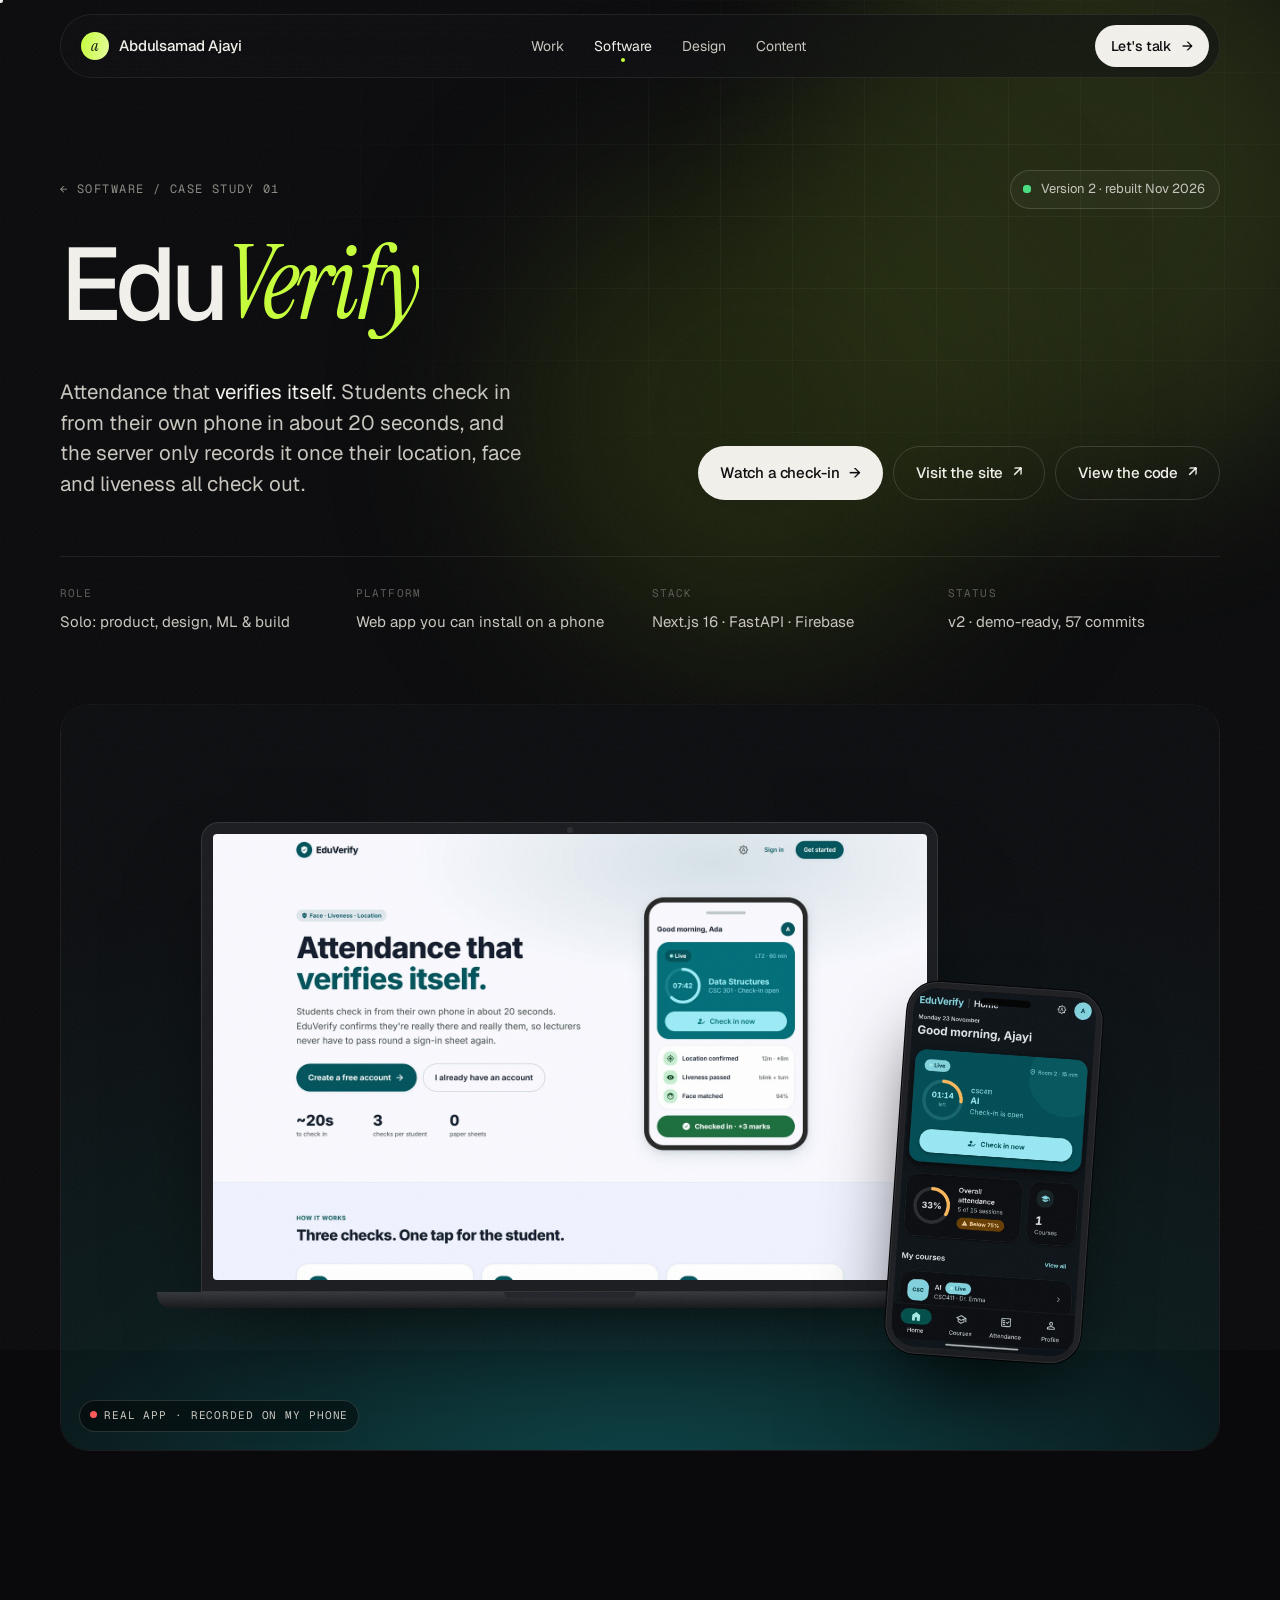
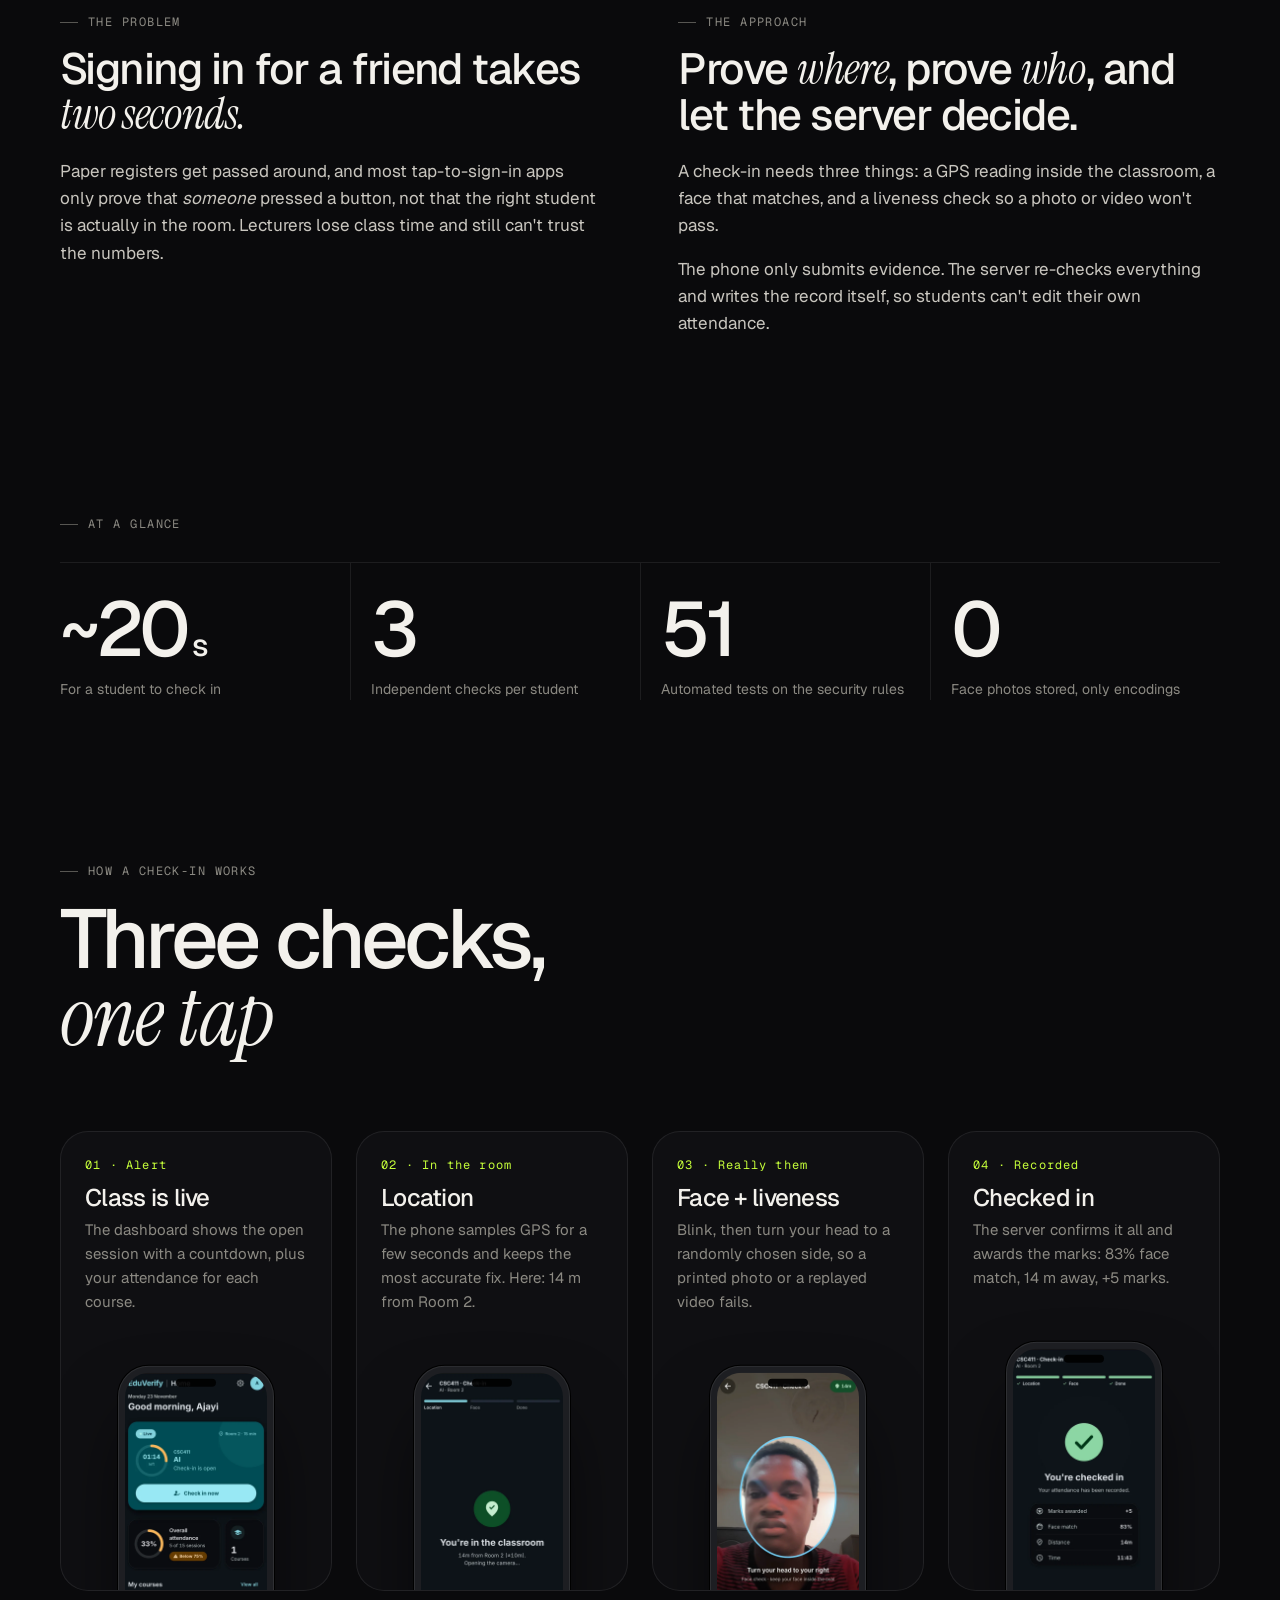
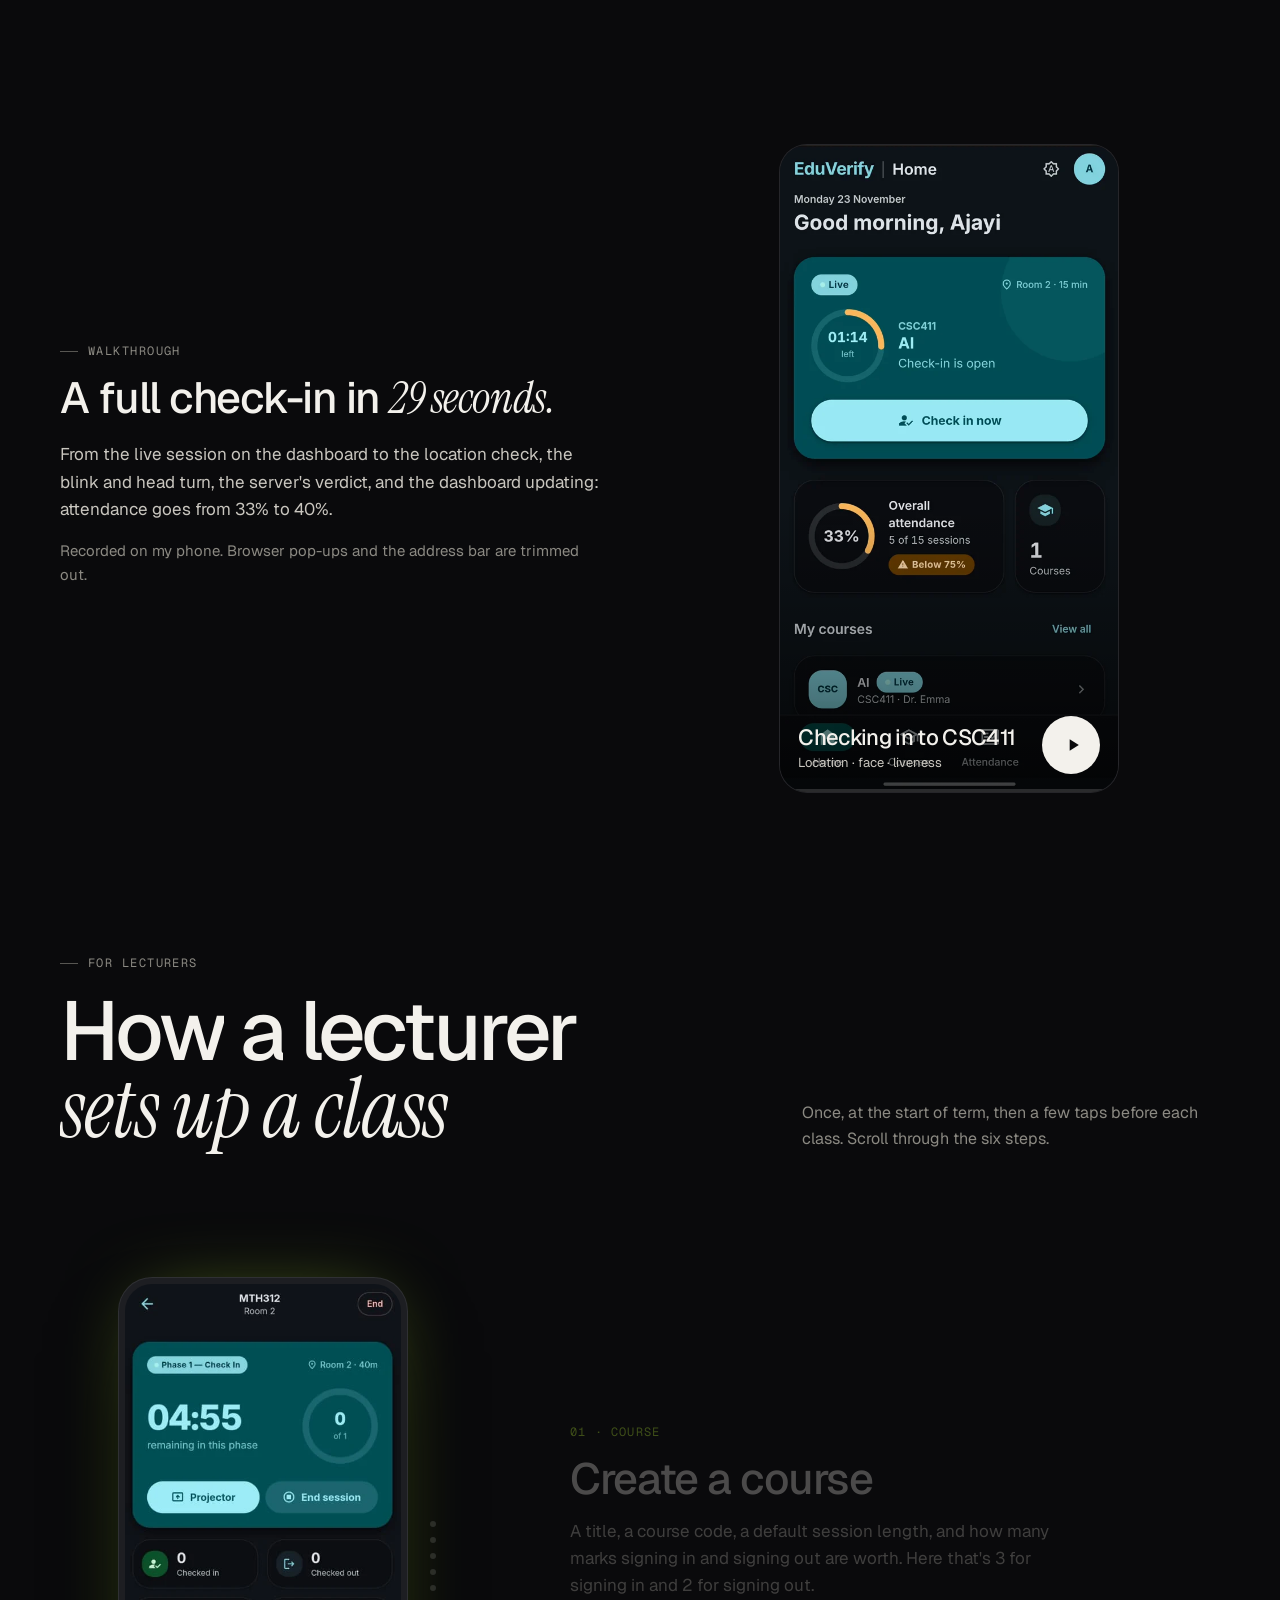
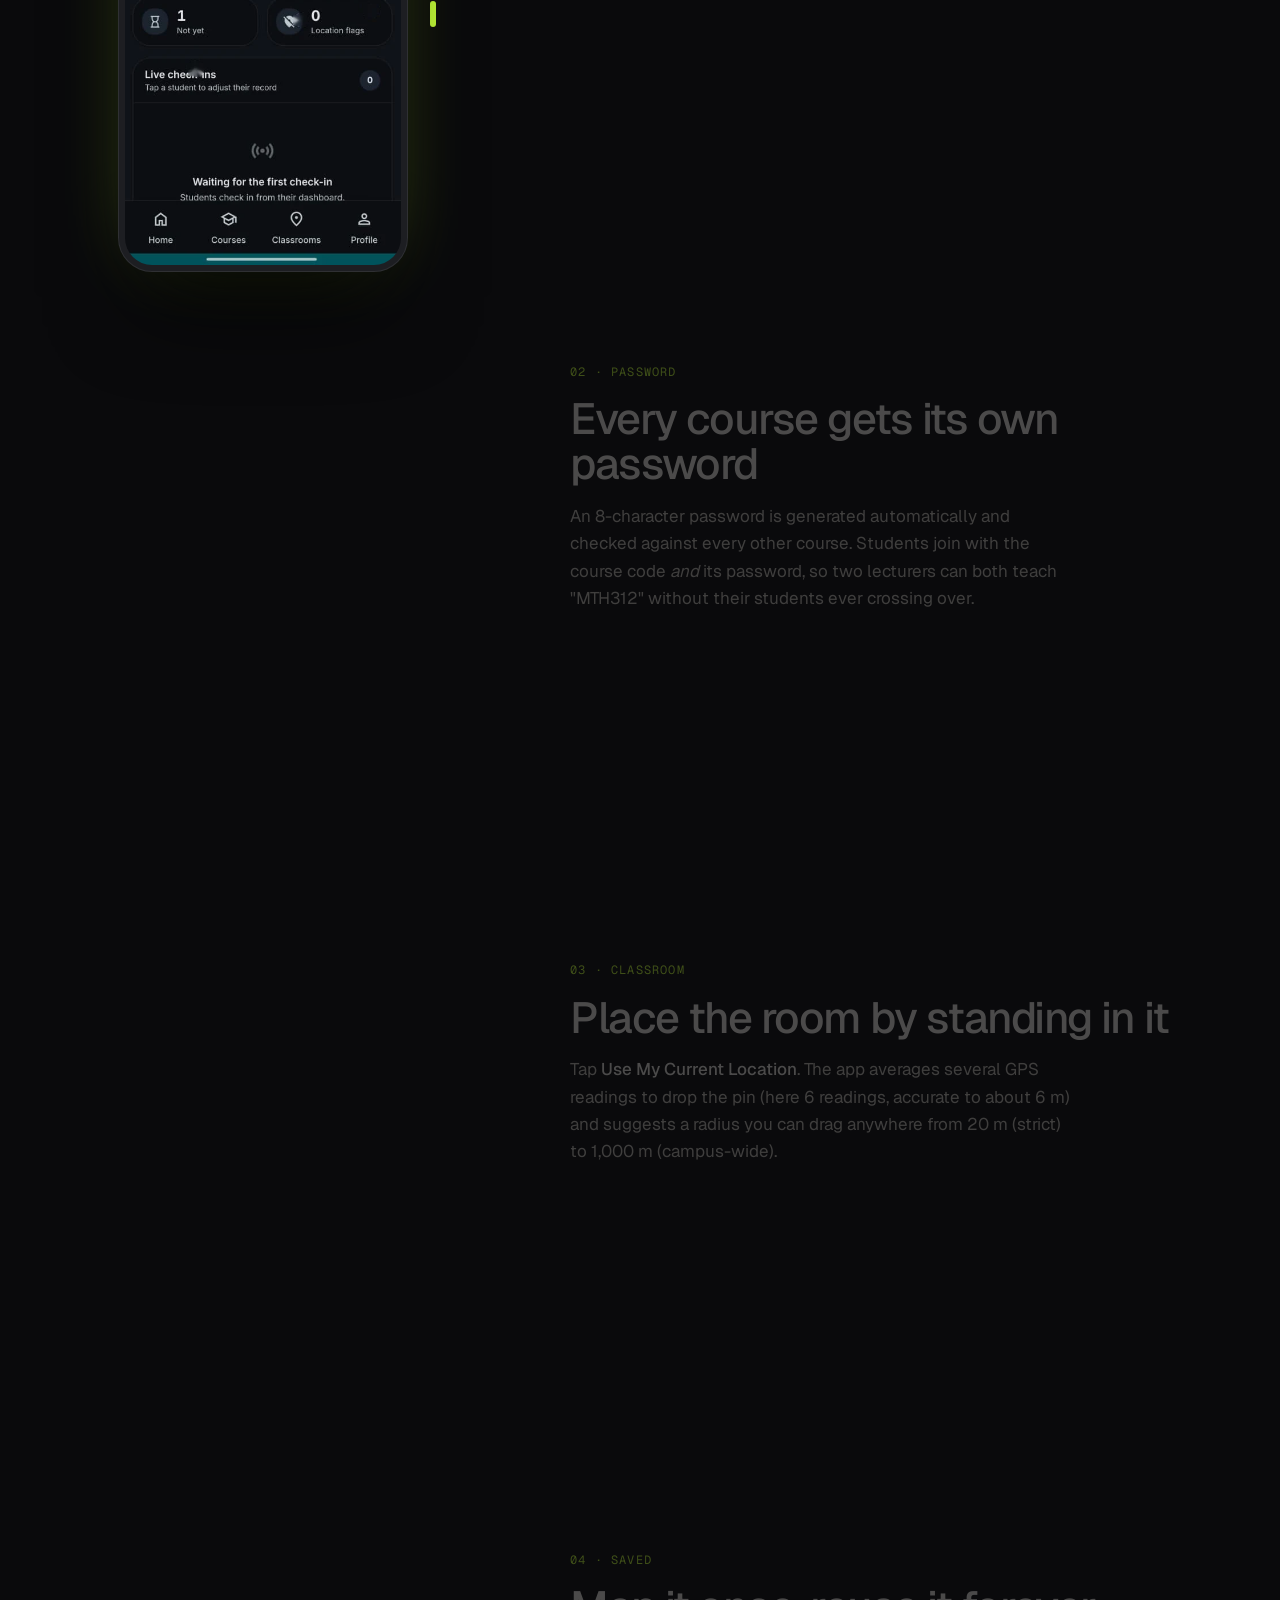
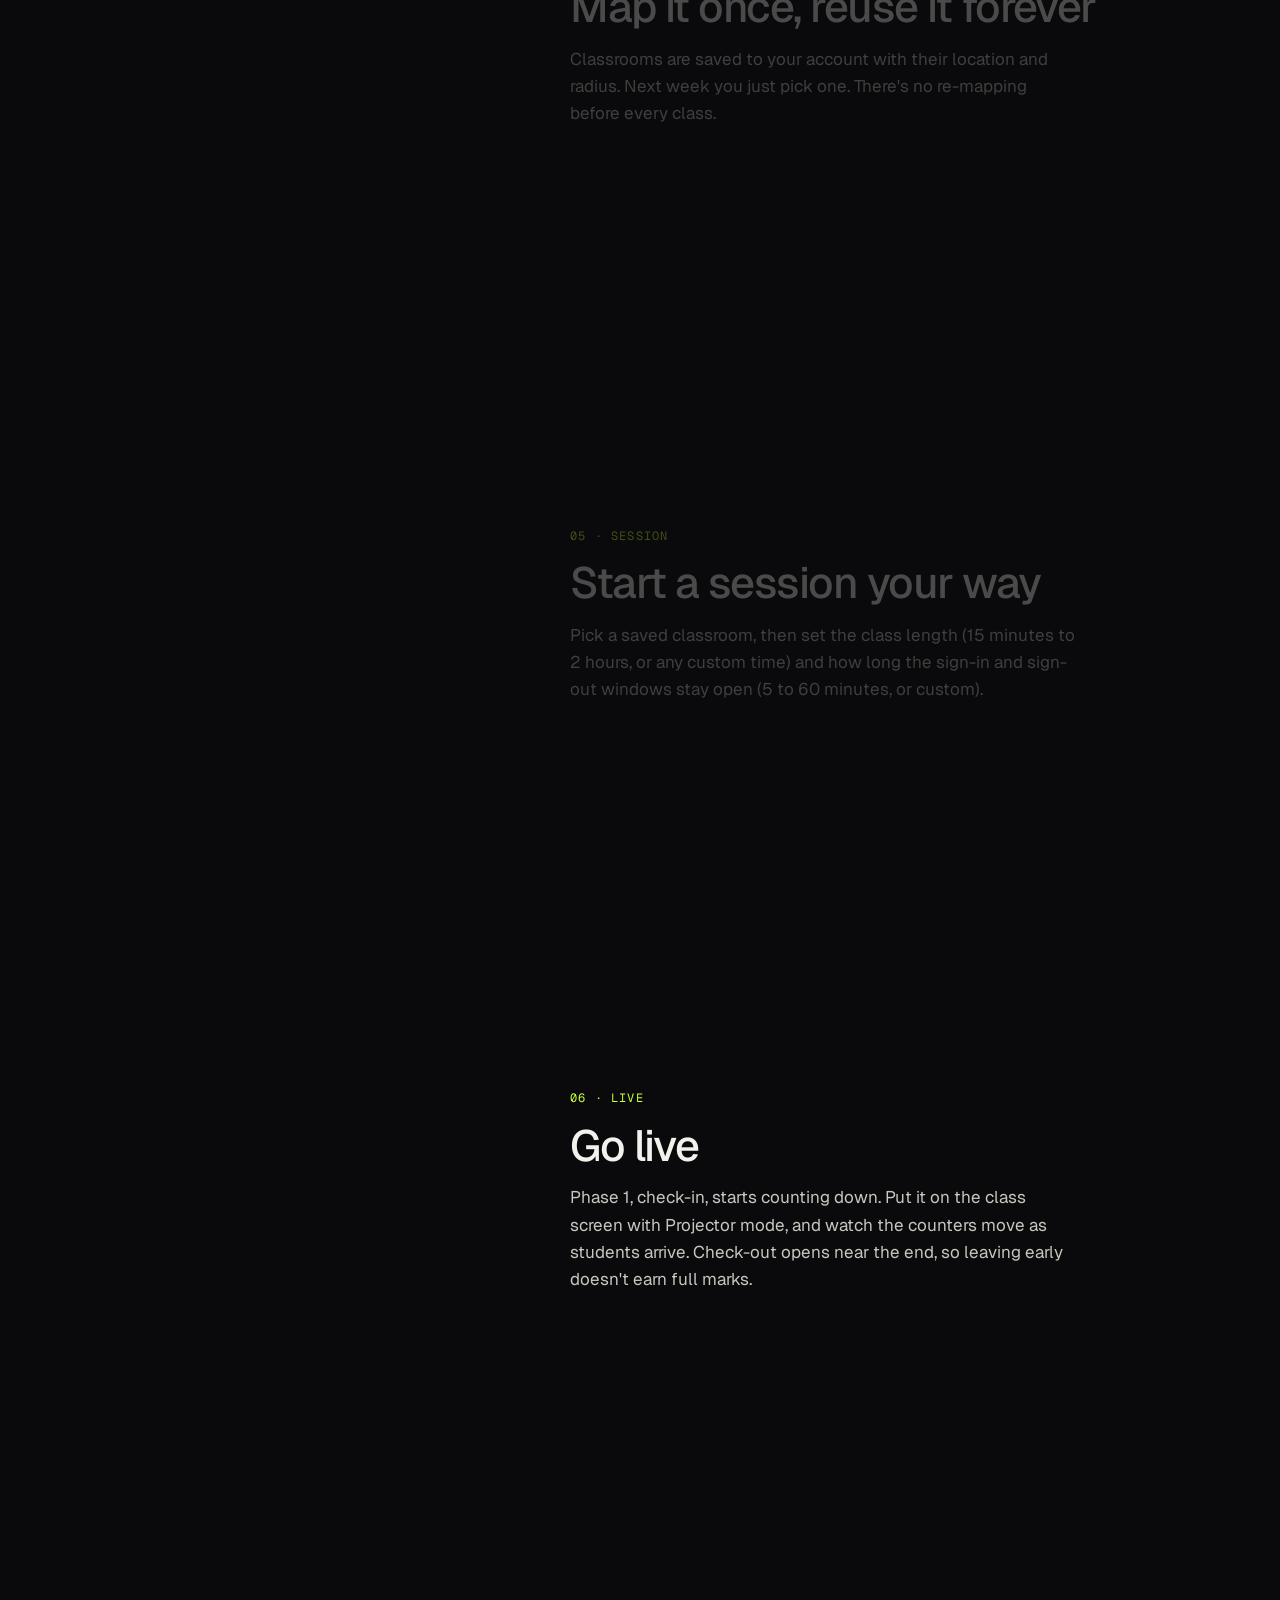
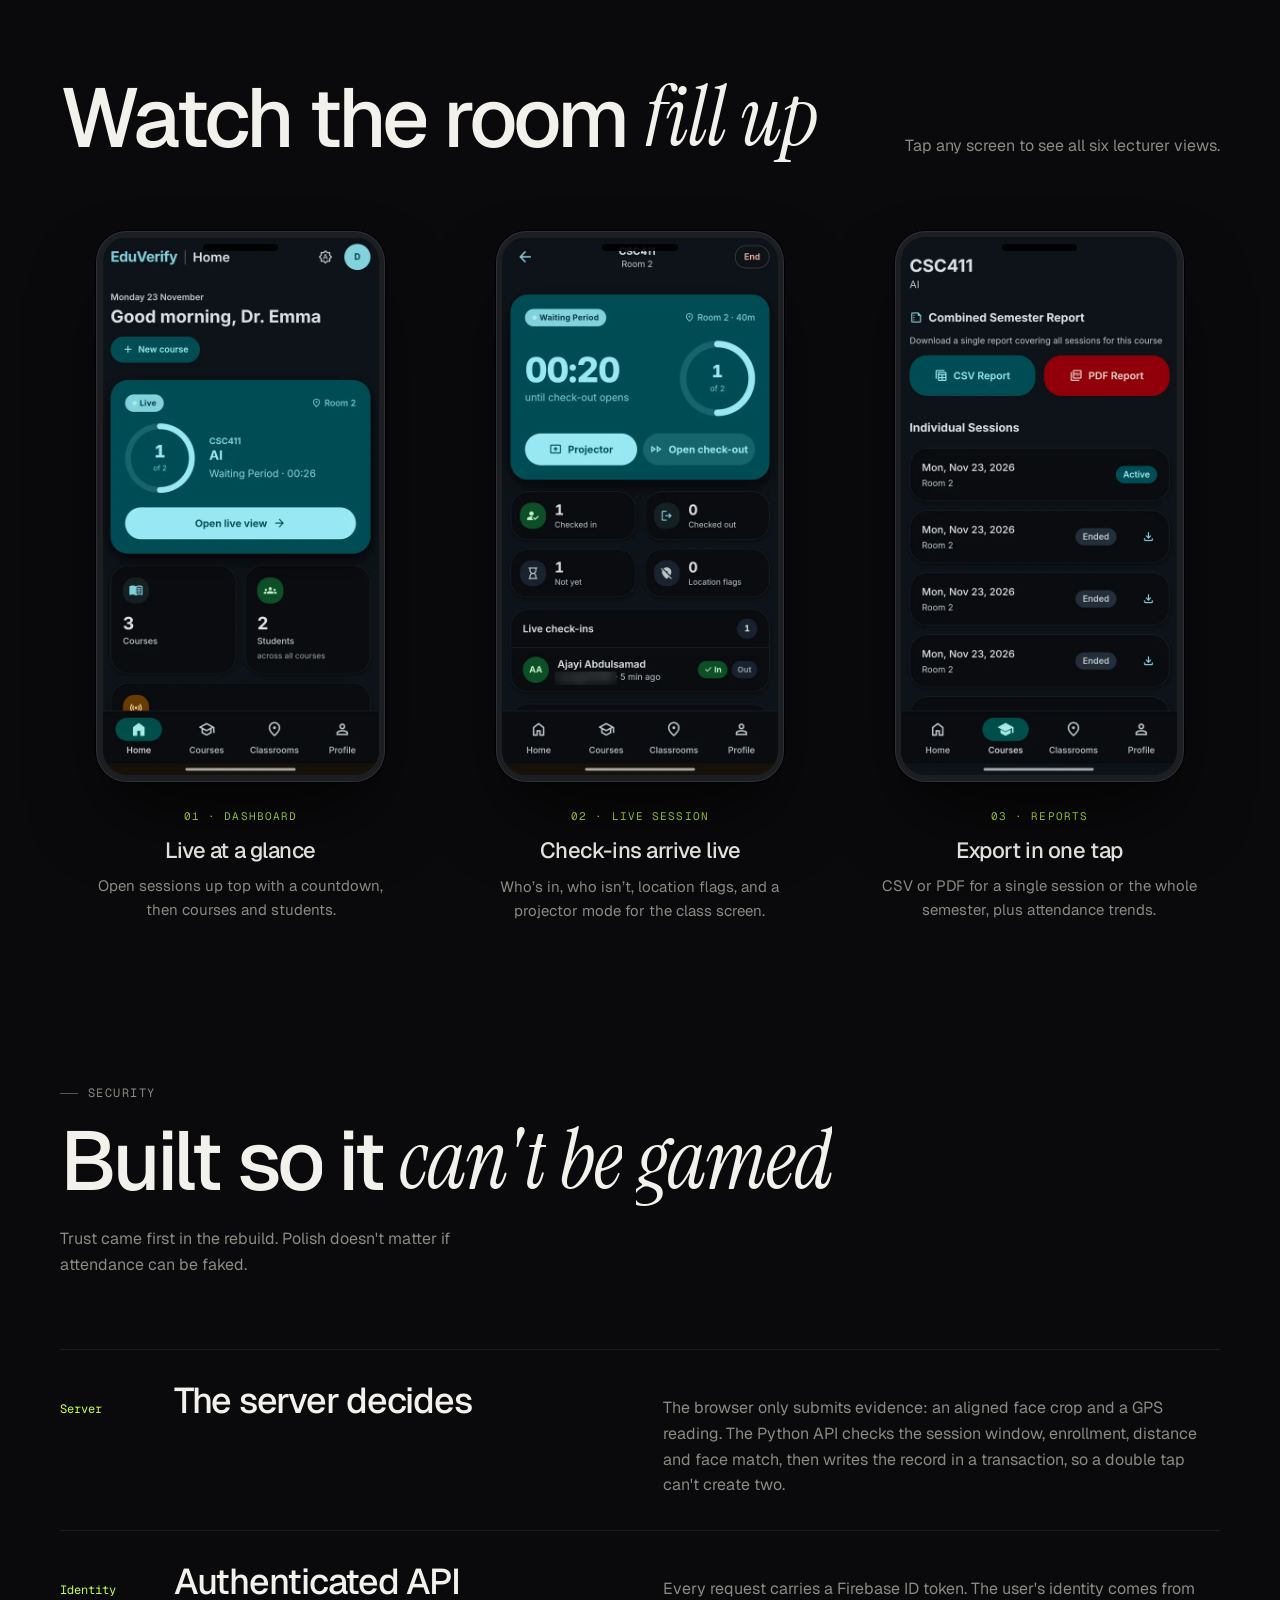
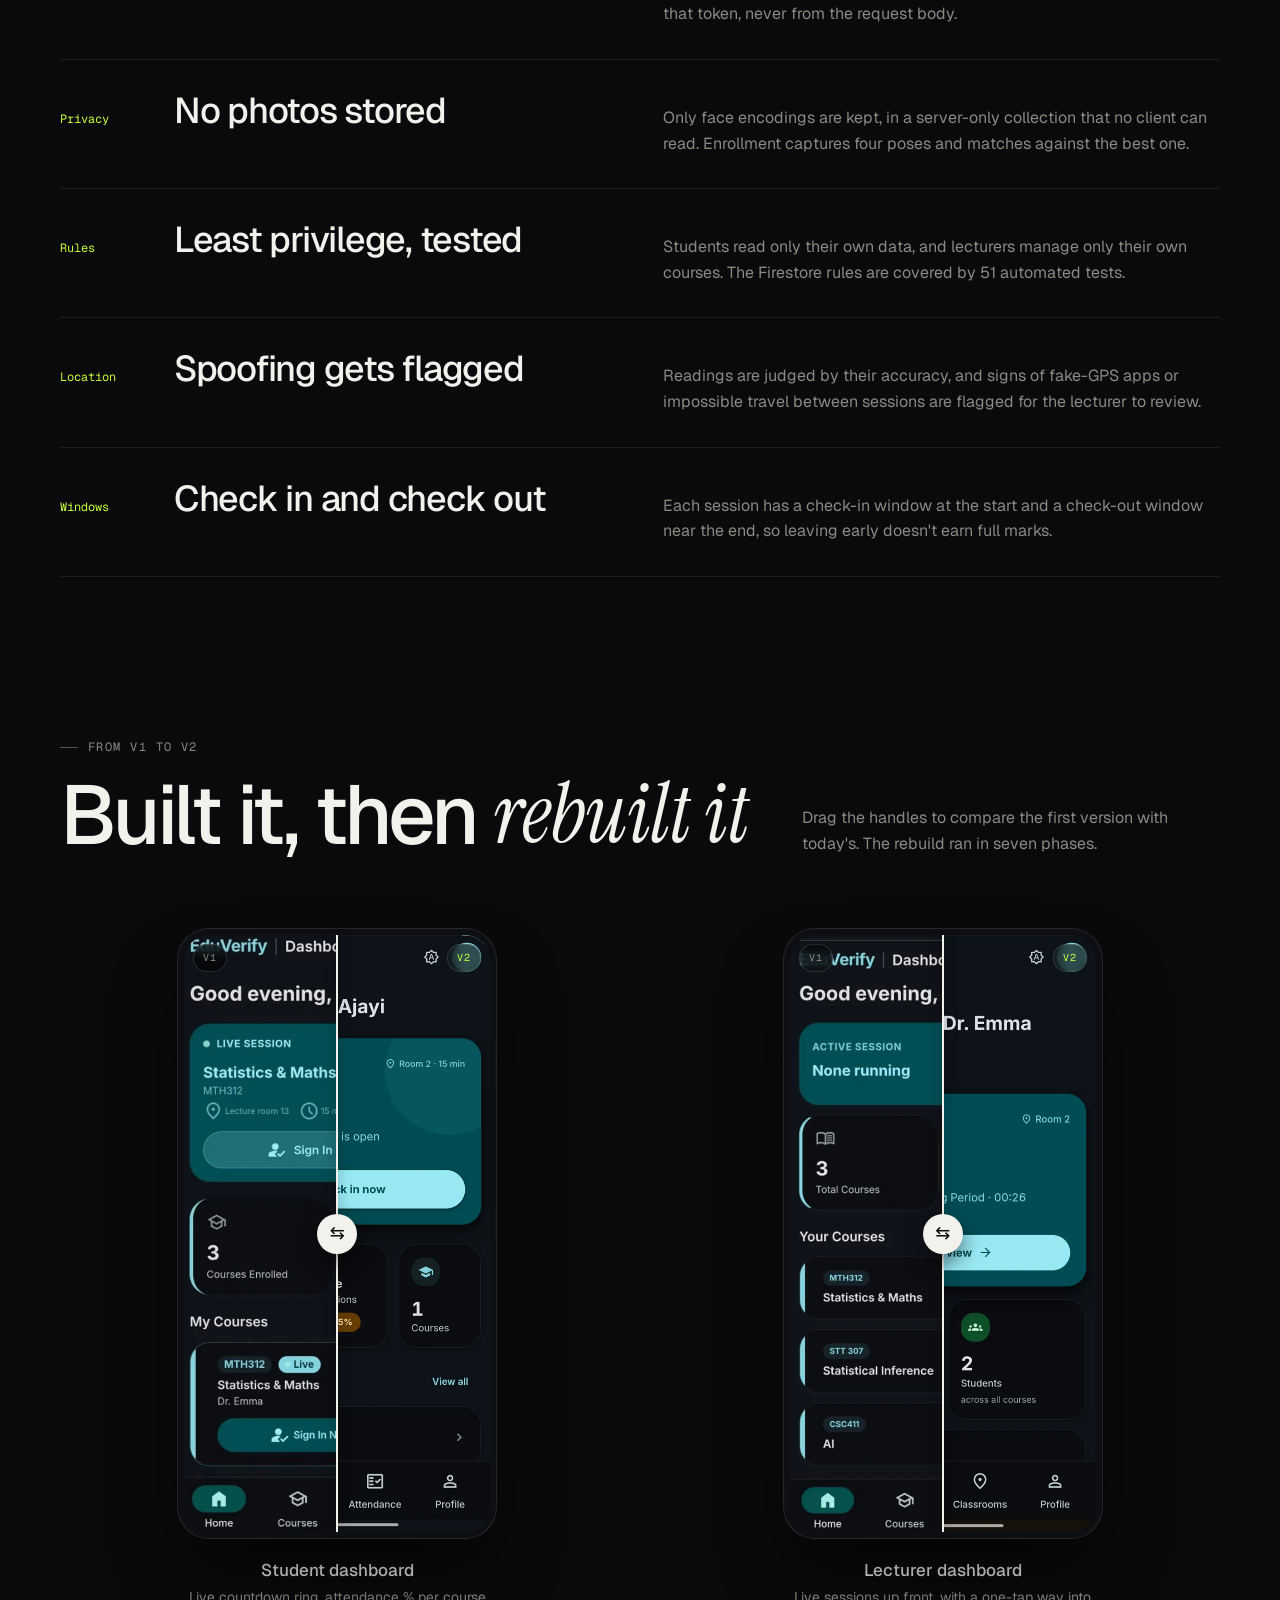
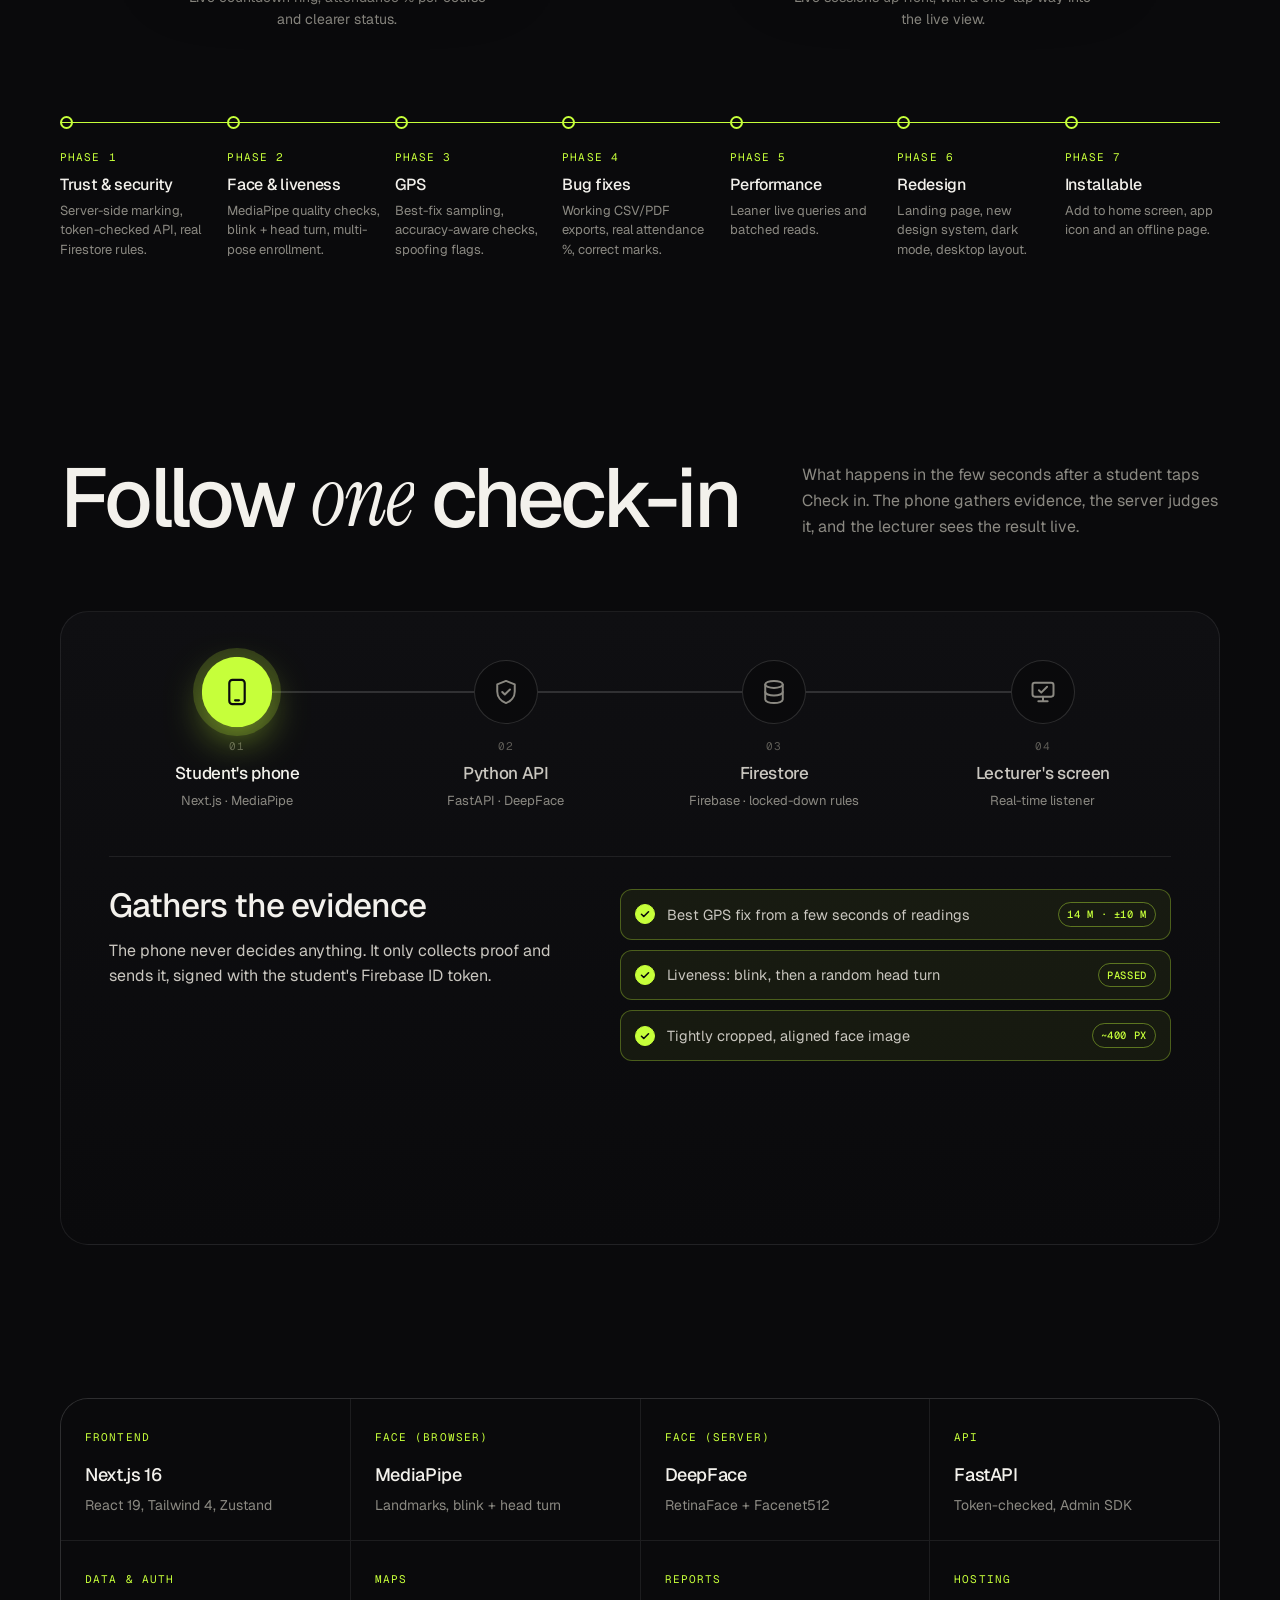
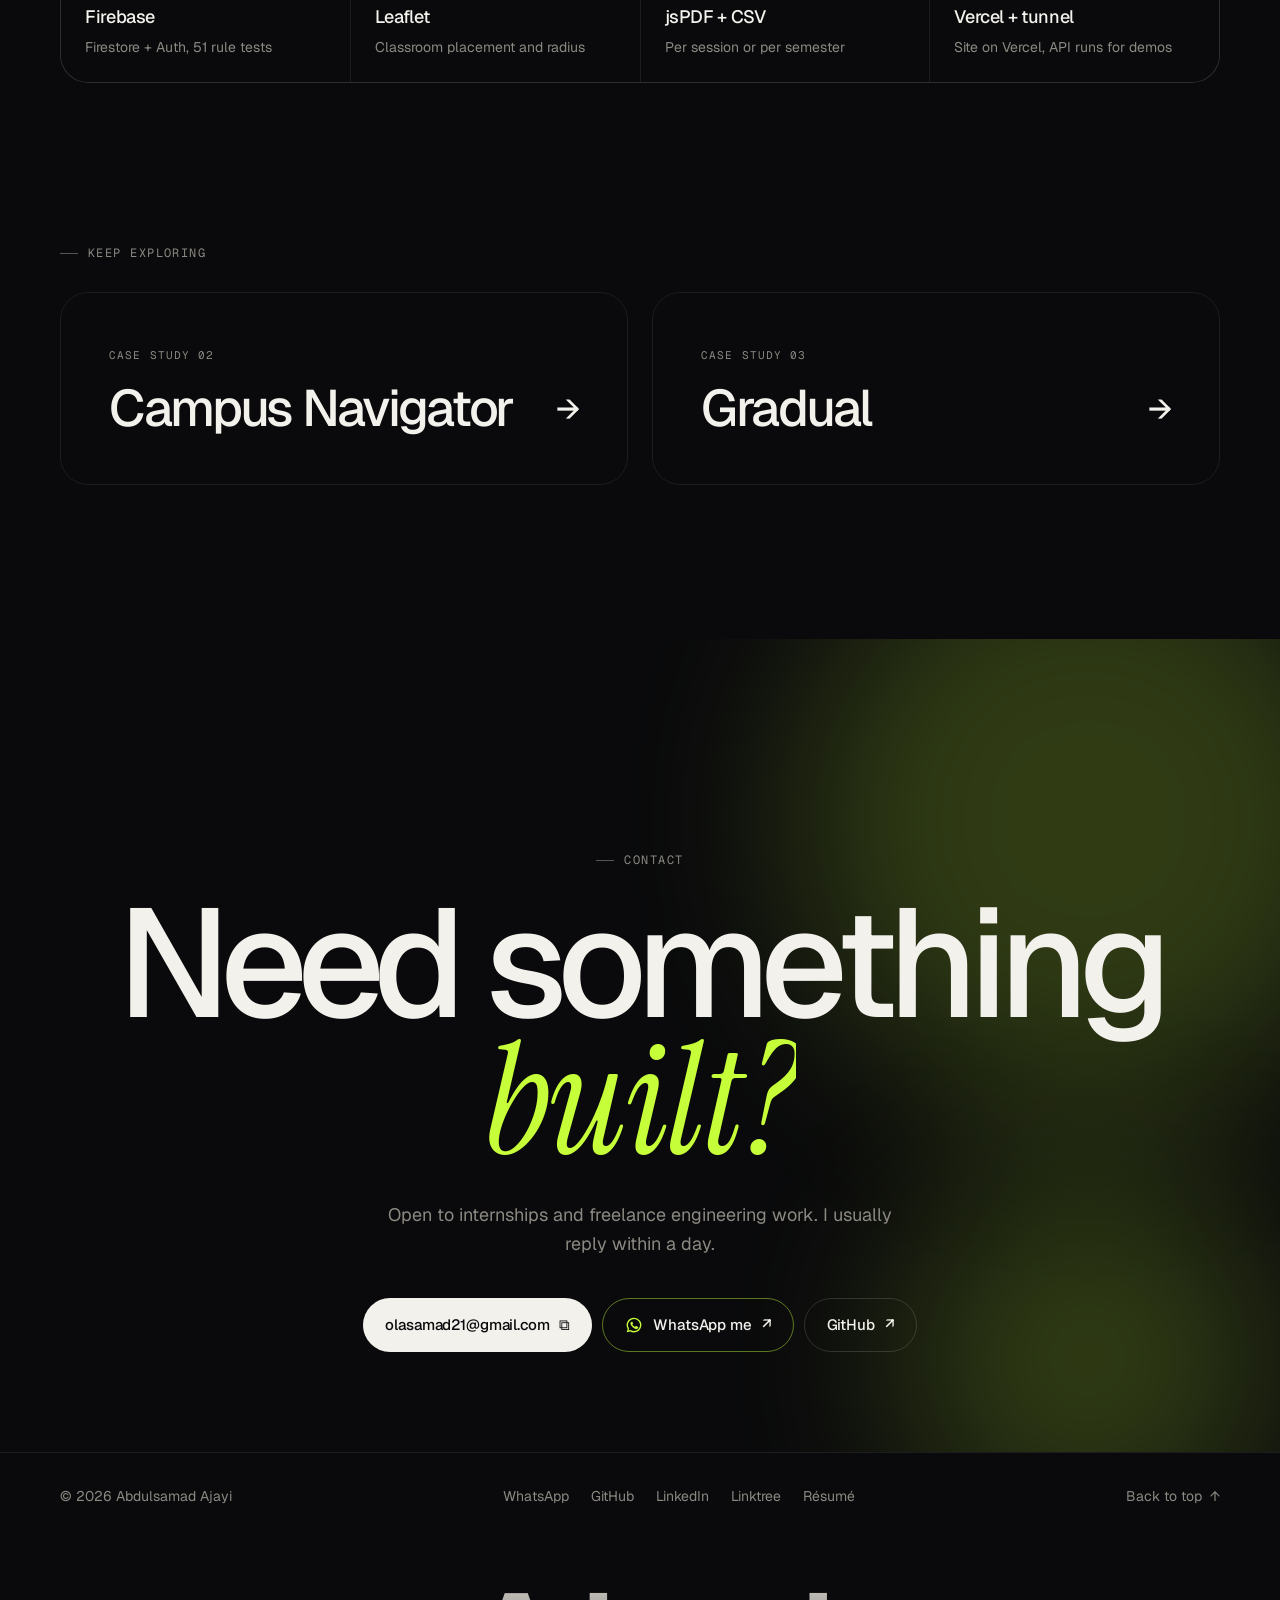
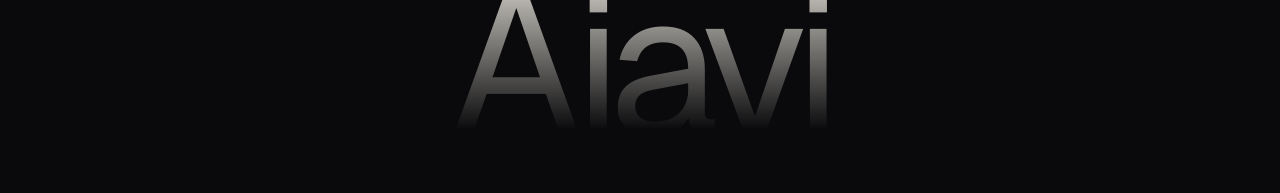
<file: eduverify.html>
<!DOCTYPE html>
<html lang="en">
<head>
<meta charset="UTF-8">
<meta name="viewport" content="width=device-width, initial-scale=1.0">
<title>EduVerify · Case study · Abdulsamad Ajayi</title>
<meta name="description" content="EduVerify v2: smart attendance with server-verified check-ins, face recognition with liveness, GPS checks and an installable web app. Built by Abdulsamad Ajayi.">
<meta property="og:type" content="website">
<meta property="og:site_name" content="Abdulsamad Ajayi">
<meta property="og:title" content="EduVerify · Case study · Abdulsamad Ajayi">
<meta property="og:description" content="EduVerify v2: smart attendance with server-verified check-ins, face recognition with liveness, GPS checks and an installable web app. Built by Abdulsamad Ajayi.">
<meta property="og:url" content="https://olasamad21.github.io/portfolio/eduverify.html">
<meta property="og:image" content="https://olasamad21.github.io/portfolio/img/og/og-home.jpg">
<meta property="og:image:width" content="1200">
<meta property="og:image:height" content="630">
<meta property="og:image:alt" content="Abdulsamad Ajayi: developer and product designer, with three app screens">
<meta name="twitter:card" content="summary_large_image">
<meta name="twitter:title" content="EduVerify · Case study · Abdulsamad Ajayi">
<meta name="twitter:description" content="EduVerify v2: smart attendance with server-verified check-ins, face recognition with liveness, GPS checks and an installable web app. Built by Abdulsamad Ajayi.">
<meta name="twitter:image" content="https://olasamad21.github.io/portfolio/img/og/og-home.jpg">
<link rel="canonical" href="https://olasamad21.github.io/portfolio/eduverify.html">
<meta name="theme-color" content="#0A0A0C">
<link rel="icon" href="data:image/svg+xml,<svg xmlns=%22http://www.w3.org/2000/svg%22 viewBox=%220 0 100 100%22><defs><linearGradient id=%22g%22 x1=%220%22 x2=%221%22><stop offset=%220%22 stop-color=%22%23C6FF3A%22/><stop offset=%22.5%22 stop-color=%22%23E6FF9C%22/><stop offset=%221%22 stop-color=%22%23C6FF3A%22/></linearGradient></defs><circle cx=%2250%22 cy=%2250%22 r=%2250%22 fill=%22url(%23g)%22/><text x=%2250%22 y=%2254%22 font-family=%22Georgia,serif%22 font-style=%22italic%22 font-size=%2258%22 fill=%22%230A0A0C%22 dominant-baseline=%22middle%22 text-anchor=%22middle%22>a</text></svg>">
<link rel="preconnect" href="https://fonts.googleapis.com">
<link rel="preconnect" href="https://fonts.gstatic.com" crossorigin>
<link href="https://fonts.googleapis.com/css2?family=Geist:wght@300..700&family=Geist+Mono:wght@400;500&family=Instrument+Serif:ital@0;1&display=swap" rel="stylesheet">
<link rel="stylesheet" href="assets/css/site.css?v=c3ac4c5fcb">
<script>document.documentElement.classList.add('js')</script>
</head>
<body class="t-dev">
<div class="curtain" aria-hidden="true"><span>EduVerify</span></div>
<div class="progress" aria-hidden="true"></div>

<header class="nav">
  <div class="wrap">
    <div class="nav-inner">
      <a class="brand" href="index.html" aria-label="Abdulsamad Ajayi, home"><span class="brand-mark">a</span>Abdulsamad Ajayi</a>
      <ul class="nav-links">
        <li><a href="index.html#work">Work</a></li>
        <li><a href="dev-portfolio.html" class="active">Software</a></li>
        <li><a href="uiux-portfolio.html">Design</a></li>
        <li><a href="ugc-portfolio.html">Content</a></li>
      </ul>
      <div class="nav-cta">
        <a class="btn sm" href="#contact" data-magnetic=".25">Let's talk <span class="arr">→</span></a>
        <button class="burger" aria-label="Open menu" aria-expanded="false" aria-controls="menu"><span></span><span></span></button>
      </div>
    </div>
  </div>
</header>
<nav class="menu" id="menu" aria-label="Mobile">
  <a href="index.html"><span>Home<small>01</small></span></a>
  <a href="dev-portfolio.html"><span>Software<small>02</small></span></a>
  <a href="uiux-portfolio.html"><span>Design<small>03</small></span></a>
  <a href="ugc-portfolio.html"><span>Content<small>04</small></span></a>
  <a href="#contact"><span>Contact<small>05</small></span></a>
  <div class="menu-foot">
    <a href="mailto:olasamad21@gmail.com">olasamad21@gmail.com</a>
    <a href="https://wa.me/2348139004903?text=Hi%20Abdulsamad%2C%20I%20saw%20your%20portfolio%20and%20I%E2%80%99d%20like%20to%20talk%20about%20a%20project." target="_blank" rel="noopener">WhatsApp ↗</a>
    <a href="https://www.linkedin.com/in/ajayi-abdulsamad-b4757b307" target="_blank" rel="noopener">LinkedIn ↗</a>
    <a href="Ajayi_Abdulsamad_CV.pdf" target="_blank">Résumé ↗</a>
  </div>
</nav>

<main>
  <section class="hero short">
    <div class="orbs" aria-hidden="true"><div class="orb o1"></div><div class="orb o2"></div></div>
    <div class="grid-bg" aria-hidden="true"></div>
    <div class="wrap">
      <div class="hero-top">
        <a class="eyebrow link-u" href="dev-portfolio.html" data-reveal style="--d:.5s">← Software / Case study 01</a>
        <span class="status" data-reveal style="--d:.6s"><span class="pulse"></span>Version 2 · rebuilt Nov 2026</span>
      </div>
      <h1 data-split style="--d:.55s">Edu<span class="serif accent">Verify</span></h1>
      <div class="hero-bottom">
        <p class="hero-lede" data-reveal style="--d:.9s">Attendance that <span style="color:var(--ink)">verifies itself</span>. Students check in from their own phone in about 20 seconds, and the server only records it once their location, face and liveness all check out.</p>
        <div class="hero-actions" data-reveal style="--d:1s">
          <a class="btn" href="#walkthrough" data-magnetic=".2">Watch a check-in <span class="arr">→</span></a>
          <a class="btn ghost" href="https://smart-attendance-web-murex.vercel.app/" target="_blank" rel="noopener" data-magnetic=".2">Visit the site <span class="arr">↗</span></a>
          <a class="btn ghost" href="https://github.com/olasamad21/smart-attendance-web" target="_blank" rel="noopener" data-magnetic=".2">View the code <span class="arr">↗</span></a>
        </div>
      </div>
      <div class="cs-meta" data-reveal style="--d:1.1s">
        <div><small>Role</small>Solo: product, design, ML &amp; build</div>
        <div><small>Platform</small>Web app you can install on a phone</div>
        <div><small>Stack</small>Next.js 16 · FastAPI · Firebase</div>
        <div><small>Status</small>v2 · demo-ready, 57 commits</div>
      </div>
    </div>
  </section>

  <!-- Showcase: laptop + phone -->
  <section>
    <div class="wrap">
      <div class="showcase" data-reveal="clip" style="min-height:auto">
        <div class="stage teal" style="position:relative">
          <div class="duo">
            <div class="laptop"><div class="lid"><img src="img/eduverify2/landing-desktop.webp" alt="EduVerify landing page: Attendance that verifies itself"></div><div class="base"></div></div>
            <div class="phone">
              <video data-loop muted playsinline loop preload="none" poster="img/eduverify2/dashboard.webp" aria-label="Looping screen recording of a student checking in with EduVerify"><source src="img/eduverify2/eduverify-checkin.mp4" type="video/mp4"></video>
            </div>
          </div>
        </div>
        <span class="ph-chip"><span class="rec-dot"></span>Real app · recorded on my phone</span>
      </div>
    </div>
  </section>

  <!-- Problem / approach -->
  <section class="sec">
    <div class="wrap split-2">
      <div class="prose" data-reveal>
        <span class="eyebrow">The problem</span>
        <h3>Signing in for a friend takes <span class="serif">two seconds.</span></h3>
        <p>Paper registers get passed around, and most tap-to-sign-in apps only prove that <em>someone</em> pressed a button, not that the right student is actually in the room. Lecturers lose class time and still can't trust the numbers.</p>
      </div>
      <div class="prose" data-reveal style="--d:.1s">
        <span class="eyebrow">The approach</span>
        <h3>Prove <span class="serif">where</span>, prove <span class="serif">who</span>, and let the server decide.</h3>
        <p>A check-in needs three things: a GPS reading inside the classroom, a face that matches, and a liveness check so a photo or video won't pass.</p>
        <p>The phone only submits evidence. The server re-checks everything and writes the record itself, so students can't edit their own attendance.</p>
      </div>
    </div>
  </section>

  <!-- Numbers -->
  <section class="sec" style="padding-top:0">
    <div class="wrap">
      <span class="eyebrow" data-reveal>At a glance</span>
      <div class="stats" data-reveal style="margin-top:28px">
        <div class="stat"><strong>~<span data-count="20">0</span><small style="font-size:.4em;letter-spacing:0;margin-left:4px">s</small></strong><span>For a student to check in</span></div>
        <div class="stat"><strong><span data-count="3">0</span></strong><span>Independent checks per student</span></div>
        <div class="stat"><strong><span data-count="51">0</span></strong><span>Automated tests on the security rules</span></div>
        <div class="stat"><strong>0</strong><span>Face photos stored, only encodings</span></div>
      </div>
    </div>
  </section>

  <!-- How a check-in works -->
  <section class="sec" style="padding-top:0">
    <div class="wrap">
      <div class="sec-head">
        <div>
          <span class="eyebrow" data-reveal>How a check-in works</span>
          <h2 data-split>Three checks,<br><span class="serif">one tap</span></h2>
        </div>
        <p data-reveal>A real check-in from my phone: course CSC411, Room 2.</p>
      </div>
      <div class="flow four">
        <div class="flow-step" data-reveal>
          <span class="n">01 · Alert</span>
          <h4>Class is live</h4>
          <p>The dashboard shows the open session with a countdown, plus your attendance for each course.</p>
          <div class="phone tall" style="aspect-ratio:600/1144"><img src="img/eduverify2/dashboard.webp" alt="Student dashboard with a live session countdown" loading="lazy"></div>
        </div>
        <div class="flow-step" data-reveal style="--d:.08s">
          <span class="n">02 · In the room</span>
          <h4>Location</h4>
          <p>The phone samples GPS for a few seconds and keeps the most accurate fix. Here: 14 m from Room 2.</p>
          <div class="phone tall" style="aspect-ratio:600/1144"><img src="img/eduverify2/location.webp" alt="You're in the classroom, 14 metres from Room 2" loading="lazy"></div>
        </div>
        <div class="flow-step" data-reveal style="--d:.16s">
          <span class="n">03 · Really them</span>
          <h4>Face + liveness</h4>
          <p>Blink, then turn your head to a randomly chosen side, so a printed photo or a replayed video fails.</p>
          <div class="phone tall" style="aspect-ratio:600/1144"><img src="img/eduverify2/face-turn.webp" alt="Face scan asking the student to turn their head right" loading="lazy"></div>
        </div>
        <div class="flow-step" data-reveal style="--d:.24s">
          <span class="n">04 · Recorded</span>
          <h4>Checked in</h4>
          <p>The server confirms it all and awards the marks: 83% face match, 14 m away, +5 marks.</p>
          <div class="phone tall" style="aspect-ratio:600/1144"><img src="img/eduverify2/checked-in.webp" alt="You're checked in: +5 marks, 83% face match, 14 m" loading="lazy"></div>
        </div>
      </div>
    </div>
  </section>

  <!-- Walkthrough -->
  <section class="sec" id="walkthrough" style="padding-top:0">
    <div class="wrap split-2" style="align-items:center">
      <div class="prose" data-reveal>
        <span class="eyebrow">Walkthrough</span>
        <h3>A full check-in in <span class="serif">29 seconds.</span></h3>
        <p>From the live session on the dashboard to the location check, the blink and head turn, the server's verdict, and the dashboard updating: attendance goes from 33% to 40%.</p>
        <p style="color:var(--soft);font-size:15px">Recorded on my phone. Browser pop-ups and the address bar are trimmed out.</p>
      </div>
      <div class="reel walk-reel" data-video data-reveal style="--d:.1s">
        <div class="reel-media" data-cursor="Play" style="aspect-ratio:600/1144">
          <video playsinline preload="none" poster="img/eduverify2/dashboard.webp"><source src="img/eduverify2/eduverify-checkin.mp4" type="video/mp4"></video>
          <div class="reel-ui">
            <div><h3>Checking in to CSC411</h3><p>Location · face · liveness</p></div>
            <button class="play-btn" aria-label="Play the check-in walkthrough"><svg viewBox="0 0 24 24" fill="currentColor"><path d="M8 5v14l11-7z"/></svg></button>
          </div>
          <div class="reel-bar"><i></i></div>
        </div>
      </div>
    </div>
  </section>

  <!-- Lecturer setup -->
  <section class="sec" style="padding-top:0">
    <div class="wrap">
      <div class="sec-head">
        <div>
          <span class="eyebrow" data-reveal>For lecturers</span>
          <h2 data-split>How a lecturer<br><span class="serif">sets up a class</span></h2>
        </div>
        <p data-reveal>Once, at the start of term, then a few taps before each class. Scroll through the six steps.</p>
      </div>

      <div class="setup" data-setup>
        <div class="setup-sticky" aria-hidden="true">
          <div class="setup-phone">
            <img src="img/eduverify2/setup-course.webp" alt="" class="on">
            <img src="img/eduverify2/setup-password.webp" alt="" loading="lazy">
            <img src="img/eduverify2/setup-classroom.webp" alt="" loading="lazy">
            <img src="img/eduverify2/setup-classrooms.webp" alt="" loading="lazy">
            <img src="img/eduverify2/setup-session.webp" alt="" loading="lazy">
            <img src="img/eduverify2/setup-live.webp" alt="" loading="lazy">
          </div>
          <div class="setup-dots"><i class="on"></i><i></i><i></i><i></i><i></i><i></i></div>
        </div>

        <div class="setup-steps">
          <div class="s-step on">
            <span class="n">01 · Course</span>
            <h3>Create a course</h3>
            <p>A title, a course code, a default session length, and how many marks signing in and signing out are worth. Here that's 3 for signing in and 2 for signing out.</p>
            <div class="s-inline phone"><img src="img/eduverify2/setup-course.webp" alt="New Course form: title, code, default duration, sign-in and sign-out marks" loading="lazy"></div>
          </div>
          <div class="s-step">
            <span class="n">02 · Password</span>
            <h3>Every course gets its own password</h3>
            <p>An 8-character password is generated automatically and checked against every other course. Students join with the course code <em>and</em> its password, so two lecturers can both teach "MTH312" without their students ever crossing over.</p>
            <div class="s-inline phone"><img src="img/eduverify2/setup-password.webp" alt="Course page showing the course password, students, duration and sessions" loading="lazy"></div>
          </div>
          <div class="s-step">
            <span class="n">03 · Classroom</span>
            <h3>Place the room by standing in it</h3>
            <p>Tap <strong>Use My Current Location</strong>. The app averages several GPS readings to drop the pin (here 6 readings, accurate to about 6 m) and suggests a radius you can drag anywhere from 20 m (strict) to 1,000 m (campus-wide).</p>
            <div class="s-inline phone"><img src="img/eduverify2/setup-classroom.webp" alt="Add Classroom: map with a pin and a 40 metre radius" loading="lazy"></div>
          </div>
          <div class="s-step">
            <span class="n">04 · Saved</span>
            <h3>Map it once, reuse it forever</h3>
            <p>Classrooms are saved to your account with their location and radius. Next week you just pick one. There's no re-mapping before every class.</p>
            <div class="s-inline phone"><img src="img/eduverify2/setup-classrooms.webp" alt="List of six saved classrooms with their radius" loading="lazy"></div>
          </div>
          <div class="s-step">
            <span class="n">05 · Session</span>
            <h3>Start a session your way</h3>
            <p>Pick a saved classroom, then set the class length (15 minutes to 2 hours, or any custom time) and how long the sign-in and sign-out windows stay open (5 to 60 minutes, or custom).</p>
            <div class="s-inline phone"><img src="img/eduverify2/setup-session.webp" alt="Start Session: Room 2 selected, class duration and sign-in and sign-out windows" loading="lazy"></div>
          </div>
          <div class="s-step">
            <span class="n">06 · Live</span>
            <h3>Go live</h3>
            <p>Phase 1, check-in, starts counting down. Put it on the class screen with Projector mode, and watch the counters move as students arrive. Check-out opens near the end, so leaving early doesn't earn full marks.</p>
            <div class="s-inline phone"><img src="img/eduverify2/setup-live.webp" alt="Live session in Phase 1, check-in, with a 4:55 countdown" loading="lazy"></div>
          </div>
        </div>
      </div>
    </div>
  </section>

  <!-- Lecturer side -->
  <section class="sec" style="padding-top:0">
    <div class="wrap">
      <div class="sec-head">
        <div>
          <span class="eyebrow" data-reveal>During class</span>
          <h2 data-split>Watch the room <span class="serif">fill up</span></h2>
        </div>
        <p data-reveal>Tap any screen to see all six lecturer views.</p>
      </div>
      <div class="screens">
        <figure class="screen" data-reveal style="--d:0.00s">
          <div class="phone tall" style="aspect-ratio:600/1144" role="button" tabindex="0" data-cursor="Open" aria-label="Open lecturer screens, starting with Live at a glance" data-gallery="img/eduverify2/lect-dashboard.webp,img/eduverify2/lect-live.webp,img/eduverify2/lect-checkout.webp,img/eduverify2/lect-classrooms.webp,img/eduverify2/lect-reports.webp,img/eduverify2/lect-stats.webp" data-alt="EduVerify lecturer screen"><img src="img/eduverify2/lect-dashboard.webp" alt="Lecturer dashboard showing a live session" loading="lazy"></div>
          <figcaption><span class="n">01 · Dashboard</span><strong>Live at a glance</strong>Open sessions up top with a countdown, then courses and students.</figcaption>
        </figure>
        <figure class="screen" data-reveal style="--d:0.08s">
          <div class="phone tall" style="aspect-ratio:600/1144" role="button" tabindex="0" data-cursor="Open" aria-label="Open lecturer screens, starting with Check-ins arrive live" data-gallery="img/eduverify2/lect-live.webp,img/eduverify2/lect-checkout.webp,img/eduverify2/lect-classrooms.webp,img/eduverify2/lect-reports.webp,img/eduverify2/lect-stats.webp,img/eduverify2/lect-dashboard.webp" data-alt="EduVerify lecturer screen"><img src="img/eduverify2/lect-live.webp" alt="Live session with a student checked in" loading="lazy"></div>
          <figcaption><span class="n">02 · Live session</span><strong>Check-ins arrive live</strong>Who’s in, who isn’t, location flags, and a projector mode for the class screen.</figcaption>
        </figure>
        <figure class="screen" data-reveal style="--d:0.16s">
          <div class="phone tall" style="aspect-ratio:600/1144" role="button" tabindex="0" data-cursor="Open" aria-label="Open lecturer screens, starting with Export in one tap" data-gallery="img/eduverify2/lect-reports.webp,img/eduverify2/lect-stats.webp,img/eduverify2/lect-dashboard.webp,img/eduverify2/lect-live.webp,img/eduverify2/lect-checkout.webp,img/eduverify2/lect-classrooms.webp" data-alt="EduVerify lecturer screen"><img src="img/eduverify2/lect-reports.webp" alt="Course reports with CSV and PDF export" loading="lazy"></div>
          <figcaption><span class="n">03 · Reports</span><strong>Export in one tap</strong>CSV or PDF for a single session or the whole semester, plus attendance trends.</figcaption>
        </figure>
      </div>
    </div>
  </section>

  <!-- Security -->
  <section class="sec" style="padding-top:0">
    <div class="wrap">
      <div class="sec-head">
        <div>
          <span class="eyebrow" data-reveal>Security</span>
          <h2 data-split>Built so it <span class="serif">can't be gamed</span></h2>
        </div>
        <p data-reveal>Trust came first in the rebuild. Polish doesn't matter if attendance can be faked.</p>
      </div>
      <div class="rows">
        <div class="row" data-reveal><span class="n">Server</span><h4>The server decides</h4><p>The browser only submits evidence: an aligned face crop and a GPS reading. The Python API checks the session window, enrollment, distance and face match, then writes the record in a transaction, so a double tap can't create two.</p></div>
        <div class="row" data-reveal><span class="n">Identity</span><h4>Authenticated API</h4><p>Every request carries a Firebase ID token. The user's identity comes from that token, never from the request body.</p></div>
        <div class="row" data-reveal><span class="n">Privacy</span><h4>No photos stored</h4><p>Only face encodings are kept, in a server-only collection that no client can read. Enrollment captures four poses and matches against the best one.</p></div>
        <div class="row" data-reveal><span class="n">Rules</span><h4>Least privilege, tested</h4><p>Students read only their own data, and lecturers manage only their own courses. The Firestore rules are covered by 51 automated tests.</p></div>
        <div class="row" data-reveal><span class="n">Location</span><h4>Spoofing gets flagged</h4><p>Readings are judged by their accuracy, and signs of fake-GPS apps or impossible travel between sessions are flagged for the lecturer to review.</p></div>
        <div class="row" data-reveal><span class="n">Windows</span><h4>Check in and check out</h4><p>Each session has a check-in window at the start and a check-out window near the end, so leaving early doesn't earn full marks.</p></div>
      </div>
    </div>
  </section>

  <!-- v1 to v2 -->
  <section class="sec" style="padding-top:0">
    <div class="wrap">
      <div class="sec-head">
        <div>
          <span class="eyebrow" data-reveal>From v1 to v2</span>
          <h2 data-split>Built it, then <span class="serif">rebuilt it</span></h2>
        </div>
        <p data-reveal>Drag the handles to compare the first version with today's. The rebuild ran in seven phases.</p>
      </div>
      <div class="compares">
        <div class="compare-wrap" data-reveal>
          <div class="compare">
            <div class="pane before"><img src="img/eduverify/stu-dashboard.webp" alt="Version 1 student dashboard" loading="lazy"></div>
            <div class="pane after"><img src="img/eduverify2/dashboard.webp" alt="Version 2 student dashboard" loading="lazy"></div>
            <span class="tagl">v1</span><span class="tagr">v2</span><span class="handle" aria-hidden="true"></span>
            <input type="range" min="0" max="100" value="50" aria-label="Compare version 1 and version 2 of the student dashboard">
          </div>
          <p><strong>Student dashboard</strong>Live countdown ring, attendance % per course and clearer status.</p>
        </div>
        <div class="compare-wrap" data-reveal style="--d:.1s">
          <div class="compare">
            <div class="pane before"><img src="img/eduverify/lect-dashboard.webp" alt="Version 1 lecturer dashboard" loading="lazy"></div>
            <div class="pane after"><img src="img/eduverify2/lect-dashboard.webp" alt="Version 2 lecturer dashboard" loading="lazy"></div>
            <span class="tagl">v1</span><span class="tagr">v2</span><span class="handle" aria-hidden="true"></span>
            <input type="range" min="0" max="100" value="50" aria-label="Compare version 1 and version 2 of the lecturer dashboard">
          </div>
          <p><strong>Lecturer dashboard</strong>Live sessions up front, with a one-tap way into the live view.</p>
        </div>
      </div>
      <div class="timeline" data-reveal="fade">
        <div class="tl" style="--i:0"><small>Phase 1</small><strong>Trust &amp; security</strong><span>Server-side marking, token-checked API, real Firestore rules.</span></div>
        <div class="tl" style="--i:1"><small>Phase 2</small><strong>Face &amp; liveness</strong><span>MediaPipe quality checks, blink + head turn, multi-pose enrollment.</span></div>
        <div class="tl" style="--i:2"><small>Phase 3</small><strong>GPS</strong><span>Best-fix sampling, accuracy-aware checks, spoofing flags.</span></div>
        <div class="tl" style="--i:3"><small>Phase 4</small><strong>Bug fixes</strong><span>Working CSV/PDF exports, real attendance %, correct marks.</span></div>
        <div class="tl" style="--i:4"><small>Phase 5</small><strong>Performance</strong><span>Leaner live queries and batched reads.</span></div>
        <div class="tl" style="--i:5"><small>Phase 6</small><strong>Redesign</strong><span>Landing page, new design system, dark mode, desktop layout.</span></div>
        <div class="tl" style="--i:6"><small>Phase 7</small><strong>Installable</strong><span>Add to home screen, app icon and an offline page.</span></div>
      </div>
    </div>
  </section>

  <!-- Architecture: follow one check-in -->
  <section class="sec" style="padding-top:0">
    <div class="wrap">
      <div class="sec-head">
        <div>
          <span class="eyebrow" data-reveal>Architecture</span>
          <h2 data-split>Follow <span class="serif">one</span> check-in</h2>
        </div>
        <p data-reveal>What happens in the few seconds after a student taps Check in. The phone gathers evidence, the server judges it, and the lecturer sees the result live.</p>
      </div>

      <div class="journey" data-journey data-reveal>
        <div class="j-stations">
          <div class="j-st" data-step="0">
            <span class="j-ic"><svg viewBox="0 0 24 24" fill="none" stroke="currentColor" stroke-width="1.7" stroke-linecap="round" stroke-linejoin="round"><rect x="6" y="2.5" width="12" height="19" rx="2.5"/><path d="M10.5 18.5h3"/></svg></span>
            <small>01</small><strong>Student's phone</strong><span>Next.js · MediaPipe</span>
          </div>
          <div class="j-st" data-step="1">
            <span class="j-ic"><svg viewBox="0 0 24 24" fill="none" stroke="currentColor" stroke-width="1.7" stroke-linecap="round" stroke-linejoin="round"><path d="M12 2.5l7.5 3v6c0 4.6-3.2 8.4-7.5 10-4.3-1.6-7.5-5.4-7.5-10v-6z"/><path d="M8.8 12l2.2 2.2 4.4-4.4"/></svg></span>
            <small>02</small><strong>Python API</strong><span>FastAPI · DeepFace</span>
          </div>
          <div class="j-st" data-step="2">
            <span class="j-ic"><svg viewBox="0 0 24 24" fill="none" stroke="currentColor" stroke-width="1.7" stroke-linecap="round" stroke-linejoin="round"><ellipse cx="12" cy="5.5" rx="7.5" ry="3"/><path d="M4.5 5.5v6.5c0 1.7 3.4 3 7.5 3s7.5-1.3 7.5-3V5.5"/><path d="M4.5 12v6.5c0 1.7 3.4 3 7.5 3s7.5-1.3 7.5-3V12"/></svg></span>
            <small>03</small><strong>Firestore</strong><span>Firebase · locked-down rules</span>
          </div>
          <div class="j-st" data-step="3">
            <span class="j-ic"><svg viewBox="0 0 24 24" fill="none" stroke="currentColor" stroke-width="1.7" stroke-linecap="round" stroke-linejoin="round"><rect x="3" y="4" width="18" height="12" rx="2"/><path d="M8 20h8M12 16v4"/><path d="M8.5 10.5l2 2 5-5"/></svg></span>
            <small>04</small><strong>Lecturer's screen</strong><span>Real-time listener</span>
          </div>
          <div class="j-track" aria-hidden="true"><span class="j-fill"></span><span class="j-dot"></span></div>
        </div>

        <div class="j-panel">
          <div class="j-detail" data-step="0">
            <h4>Gathers the evidence</h4>
            <p>The phone never decides anything. It only collects proof and sends it, signed with the student's Firebase ID token.</p>
            <ul>
              <li style="--i:0">Best GPS fix from a few seconds of readings <b>14 m · ±10 m</b></li>
              <li style="--i:1">Liveness: blink, then a random head turn <b>passed</b></li>
              <li style="--i:2">Tightly cropped, aligned face image <b>~400 px</b></li>
            </ul>
          </div>
          <div class="j-detail" data-step="1">
            <h4>Judges it, check by check</h4>
            <p>The server re-checks everything itself. Identity comes from the token, never from what the phone claims.</p>
            <ul>
              <li style="--i:0">Token is valid <b>Ajayi</b></li>
              <li style="--i:1">Check-in window is open <b>CSC411</b></li>
              <li style="--i:2">Enrolled in this course <b>yes</b></li>
              <li style="--i:3">Inside the classroom radius <b>14 m of 40 m</b></li>
              <li style="--i:4">Face matches the enrolled encodings <b>83%</b></li>
            </ul>
          </div>
          <div class="j-detail" data-step="2">
            <h4>Records it, once</h4>
            <p>Only the server can write attendance. One record per student per session, written in a transaction, so a double tap can't count twice.</p>
            <ul>
              <li style="--i:0">Attendance record written <b>+5 marks</b></li>
              <li style="--i:1">Students can't create or edit records <b>rules</b></li>
              <li style="--i:2">Face encodings kept server-only, no photos <b>private</b></li>
            </ul>
          </div>
          <div class="j-detail" data-step="3">
            <h4>Shows it live</h4>
            <p>The lecturer's live session is listening for changes, so the check-in appears the moment it's recorded. No refresh needed.</p>
            <ul>
              <li style="--i:0">Ajayi moves to Live check-ins <b>In</b></li>
              <li style="--i:1">Counters update: checked in, not yet, flags <b>1 · 1 · 0</b></li>
              <li style="--i:2">Suspicious locations flagged for review <b>none</b></li>
            </ul>
          </div>
        </div>
      </div>
    </div>
  </section>

  <!-- Stack -->
  <section class="sec" style="padding-top:0">
    <div class="wrap">
      <div class="stack-grid" data-reveal>
        <div><small>Frontend</small><strong>Next.js 16</strong><span>React 19, Tailwind 4, Zustand</span></div>
        <div><small>Face (browser)</small><strong>MediaPipe</strong><span>Landmarks, blink + head turn</span></div>
        <div><small>Face (server)</small><strong>DeepFace</strong><span>RetinaFace + Facenet512</span></div>
        <div><small>API</small><strong>FastAPI</strong><span>Token-checked, Admin SDK</span></div>
        <div><small>Data &amp; auth</small><strong>Firebase</strong><span>Firestore + Auth, 51 rule tests</span></div>
        <div><small>Maps</small><strong>Leaflet</strong><span>Classroom placement and radius</span></div>
        <div><small>Reports</small><strong>jsPDF + CSV</strong><span>Per session or per semester</span></div>
        <div><small>Hosting</small><strong>Vercel + tunnel</strong><span>Site on Vercel, API runs for demos</span></div>
      </div>
    </div>
  </section>

  <!-- Next -->
  <section class="sec" style="padding-top:0">
    <div class="wrap">
      <span class="eyebrow" data-reveal>Keep exploring</span>
      <div class="next-page" style="margin-top:28px">
        <a class="np" href="campus-navigator.html" style="--c:var(--lime)" data-reveal><small>Case study 02</small><h3>Campus Navigator <span>→</span></h3></a>
        <a class="np" href="gradual.html" style="--c:var(--lime);--d:.1s" data-reveal><small>Case study 03</small><h3>Gradual <span>→</span></h3></a>
      </div>
    </div>
  </section>
</main>

<footer id="contact">
  <section class="cta">
    <div class="orbs" aria-hidden="true"><div class="orb o1"></div><div class="orb o3"></div></div>
    <div class="wrap">
      <span class="eyebrow" data-reveal>Contact</span>
      <h2 data-split style="margin-top:24px">Need something<br><span class="serif accent">built?</span></h2>
      <p data-reveal>Open to internships and freelance engineering work. I usually reply within a day.</p>
      <div class="cta-actions" data-reveal>
        <a class="btn copy-mail" href="mailto:olasamad21@gmail.com" data-copy="olasamad21@gmail.com" data-magnetic=".2">olasamad21@gmail.com <span class="arr">⧉</span><span class="done">Copied to clipboard ✓</span></a>
        <a class="btn wa" href="https://wa.me/2348139004903?text=Hi%20Abdulsamad%2C%20I%20saw%20your%20portfolio%20and%20I%E2%80%99d%20like%20to%20talk%20about%20a%20project." target="_blank" rel="noopener" data-magnetic=".2"><svg class="wa-ic" viewBox="0 0 24 24" fill="currentColor" aria-hidden="true"><path d="M12 2.2a9.8 9.8 0 0 0-8.4 14.9L2.3 21.8l4.8-1.3A9.8 9.8 0 1 0 12 2.2zm0 17.8a8 8 0 0 1-4.1-1.1l-.3-.2-2.9.8.8-2.8-.2-.3A8 8 0 1 1 12 20zm4.4-6c-.2-.1-1.4-.7-1.6-.8-.2-.1-.4-.1-.5.1l-.7.9c-.1.2-.3.2-.5.1a6.5 6.5 0 0 1-3.2-2.8c-.2-.4.2-.4.7-1.3.1-.1 0-.3 0-.4l-.7-1.7c-.2-.5-.4-.4-.5-.4h-.5a.9.9 0 0 0-.7.3 2.8 2.8 0 0 0-.9 2.1 5 5 0 0 0 1 2.6 11.3 11.3 0 0 0 4.4 3.9c1.6.7 2.3.8 3.1.6a2.6 2.6 0 0 0 1.7-1.2 2.1 2.1 0 0 0 .2-1.2c-.1-.1-.2-.2-.4-.3z"/></svg>WhatsApp me <span class="arr">↗</span></a>
        <a class="btn ghost" href="https://github.com/olasamad21" target="_blank" rel="noopener" data-magnetic=".2">GitHub <span class="arr">↗</span></a>
      </div>
    </div>
  </section>
  <div class="footer">
    <div class="wrap">
      <div class="footer-row">
        <span>© <span data-year>2026</span> Abdulsamad Ajayi</span>
        <div class="footer-links">
          <a class="link-u" href="https://wa.me/2348139004903?text=Hi%20Abdulsamad%2C%20I%20saw%20your%20portfolio%20and%20I%E2%80%99d%20like%20to%20talk%20about%20a%20project." target="_blank" rel="noopener">WhatsApp</a>
          <a class="link-u" href="https://github.com/olasamad21" target="_blank" rel="noopener">GitHub</a>
          <a class="link-u" href="https://www.linkedin.com/in/ajayi-abdulsamad-b4757b307" target="_blank" rel="noopener">LinkedIn</a>
          <a class="link-u" href="https://linktr.ee/olasamad21" target="_blank" rel="noopener">Linktree</a>
          <a class="link-u" href="Ajayi_Abdulsamad_CV.pdf" target="_blank">Résumé</a>
        </div>
        <a class="to-top" href="#top" onclick="window.scrollTo({top:0,behavior:'smooth'});return false;">Back to top <i>↑</i></a>
      </div>
      <div class="big-name" aria-hidden="true">Ajayi</div>
    </div>
  </div>
</footer>

<div class="lightbox" role="dialog" aria-modal="true" aria-label="Screen viewer">
  <div class="lb-stage"><img alt=""></div>
  <button class="lb-btn lb-close" aria-label="Close">✕</button>
  <button class="lb-btn lb-prev" aria-label="Previous">←</button>
  <button class="lb-btn lb-next" aria-label="Next">→</button>
  <span class="lb-count"></span>
</div>

<script src="assets/js/site.js?v=ee7eced8a7"></script>
</body>
</html>
</file>
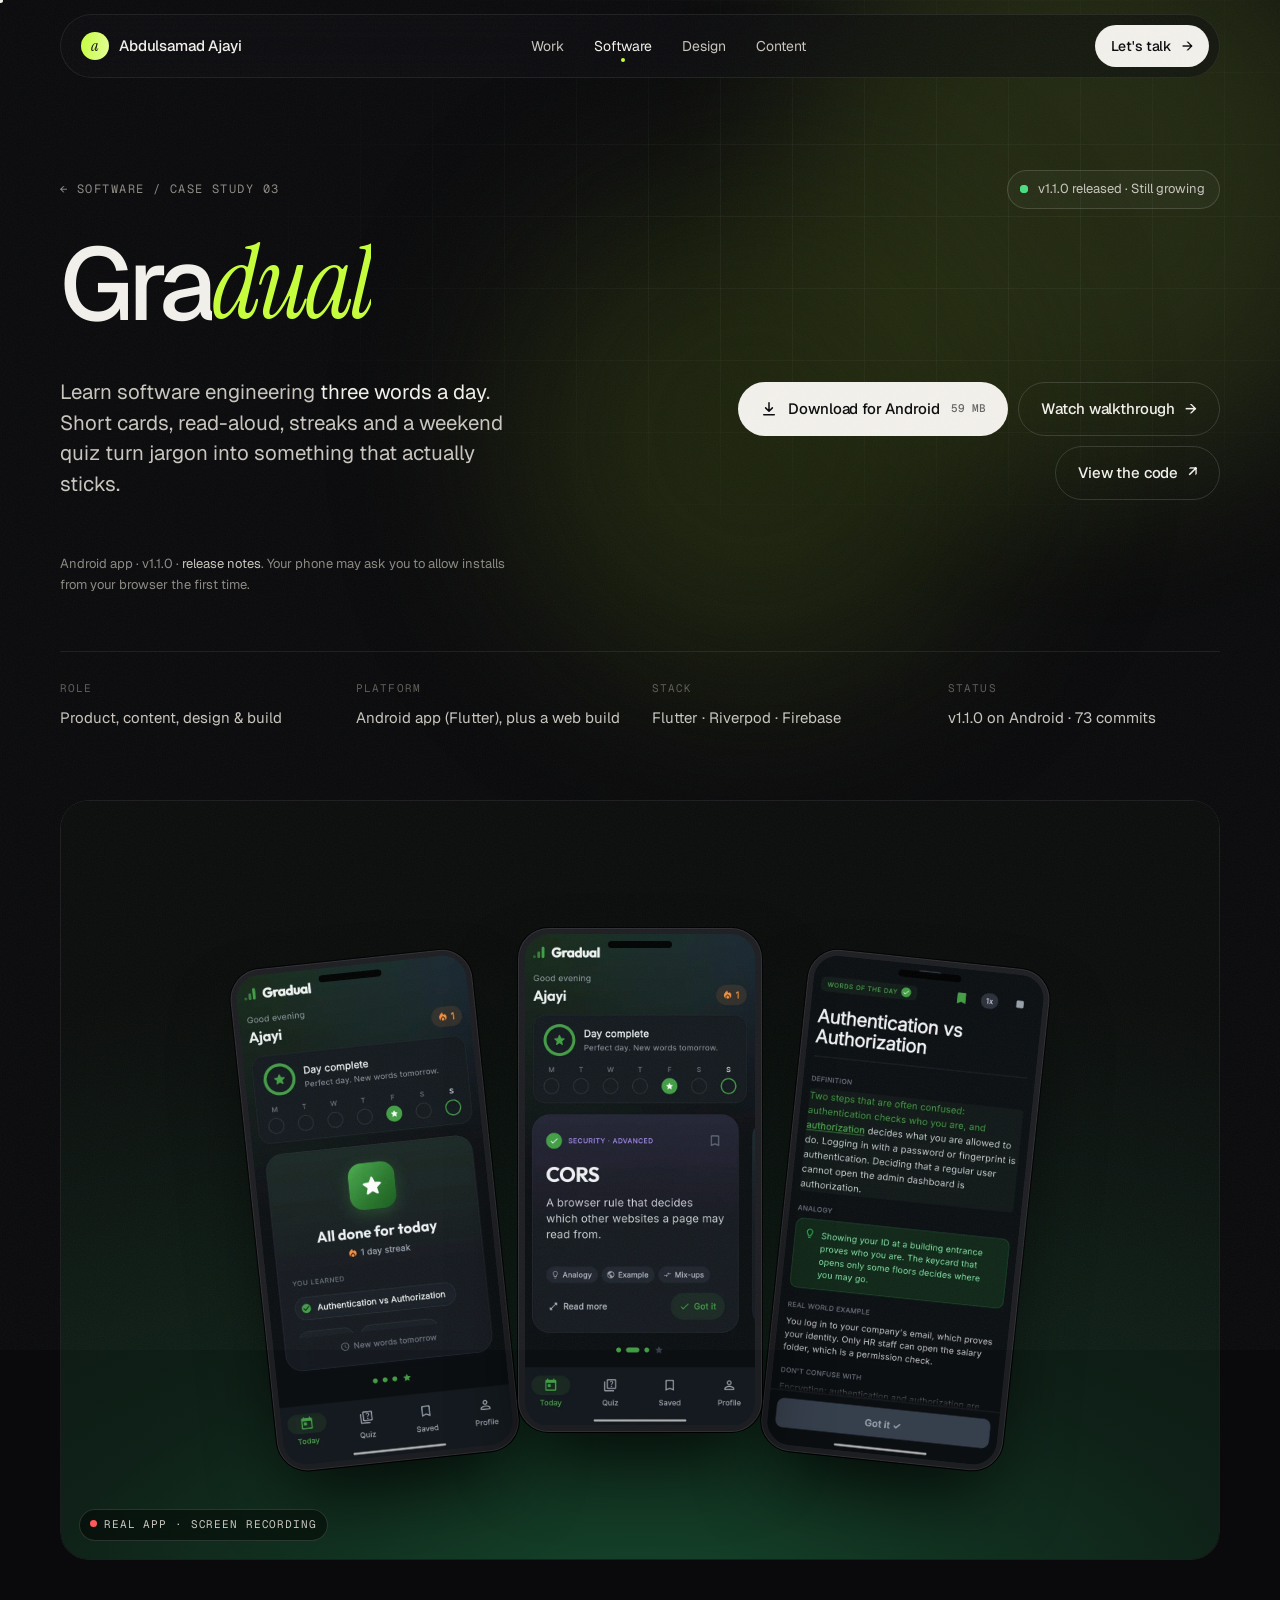
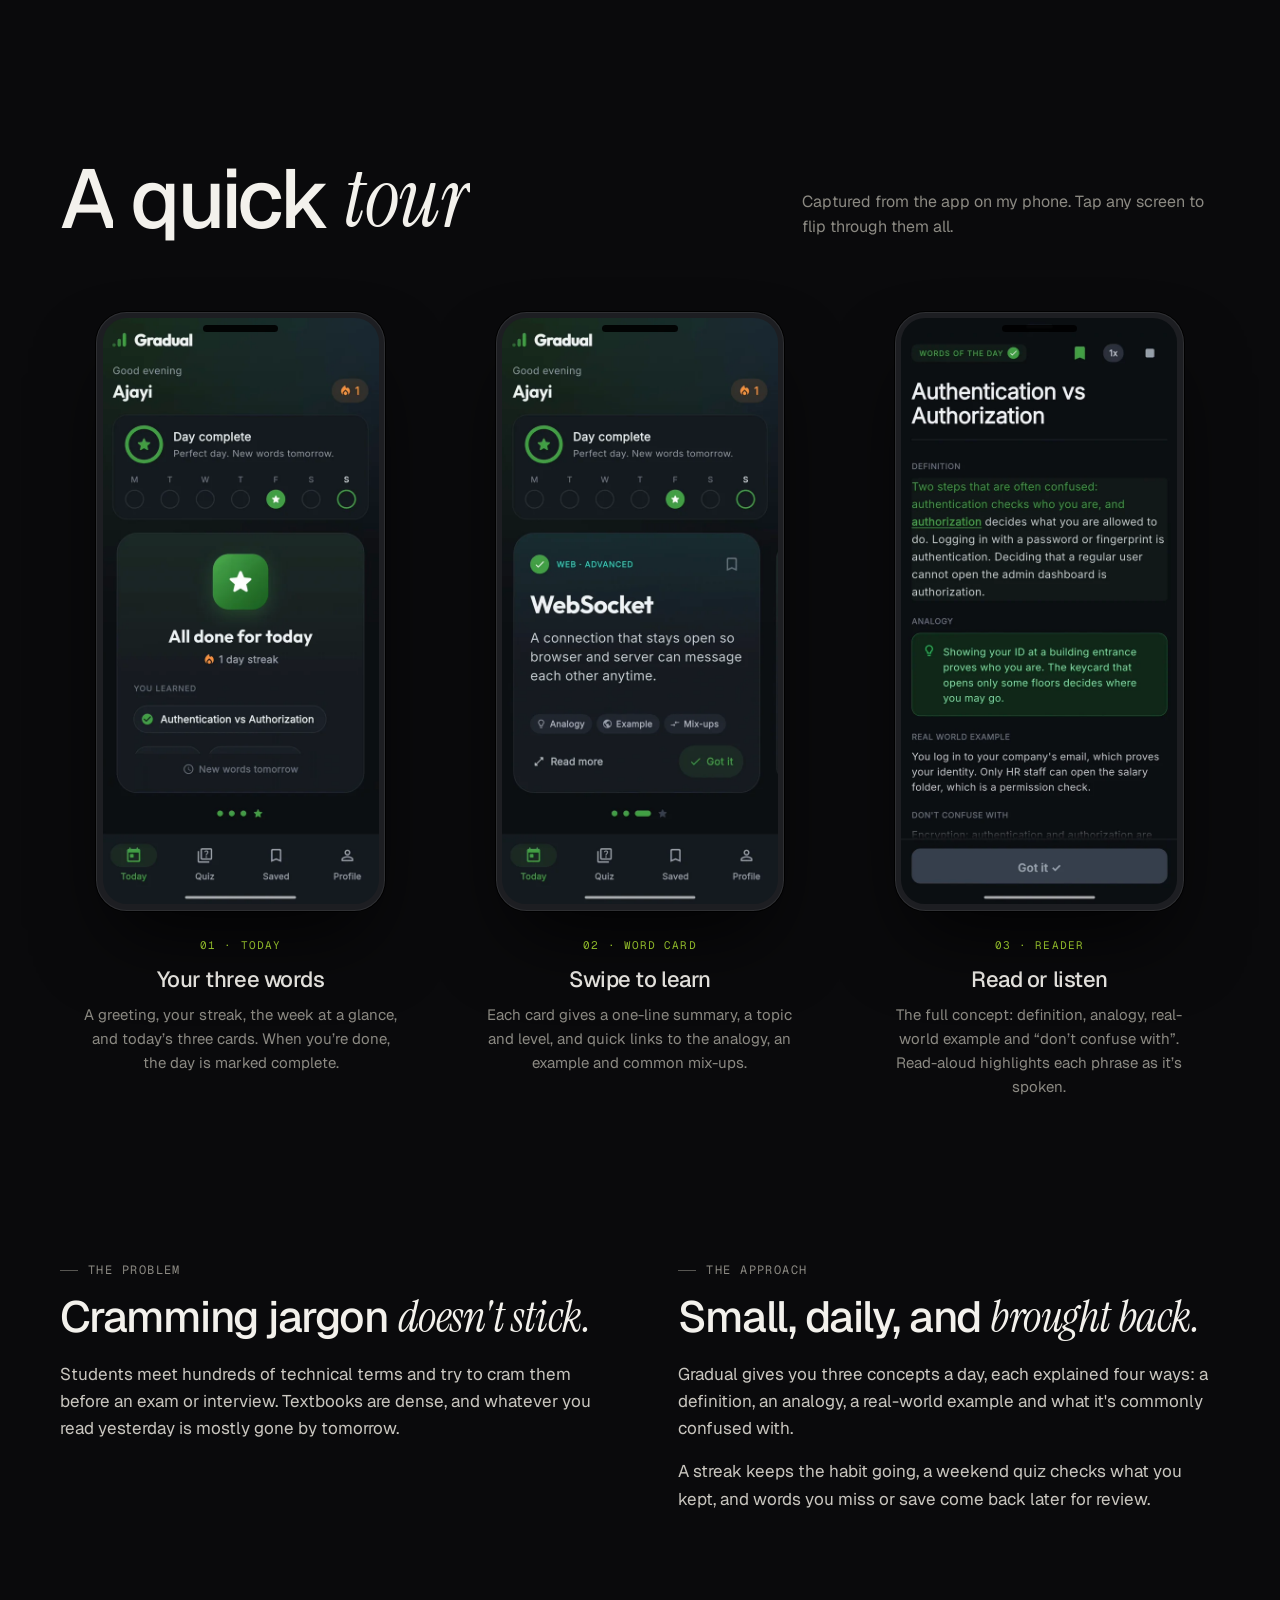
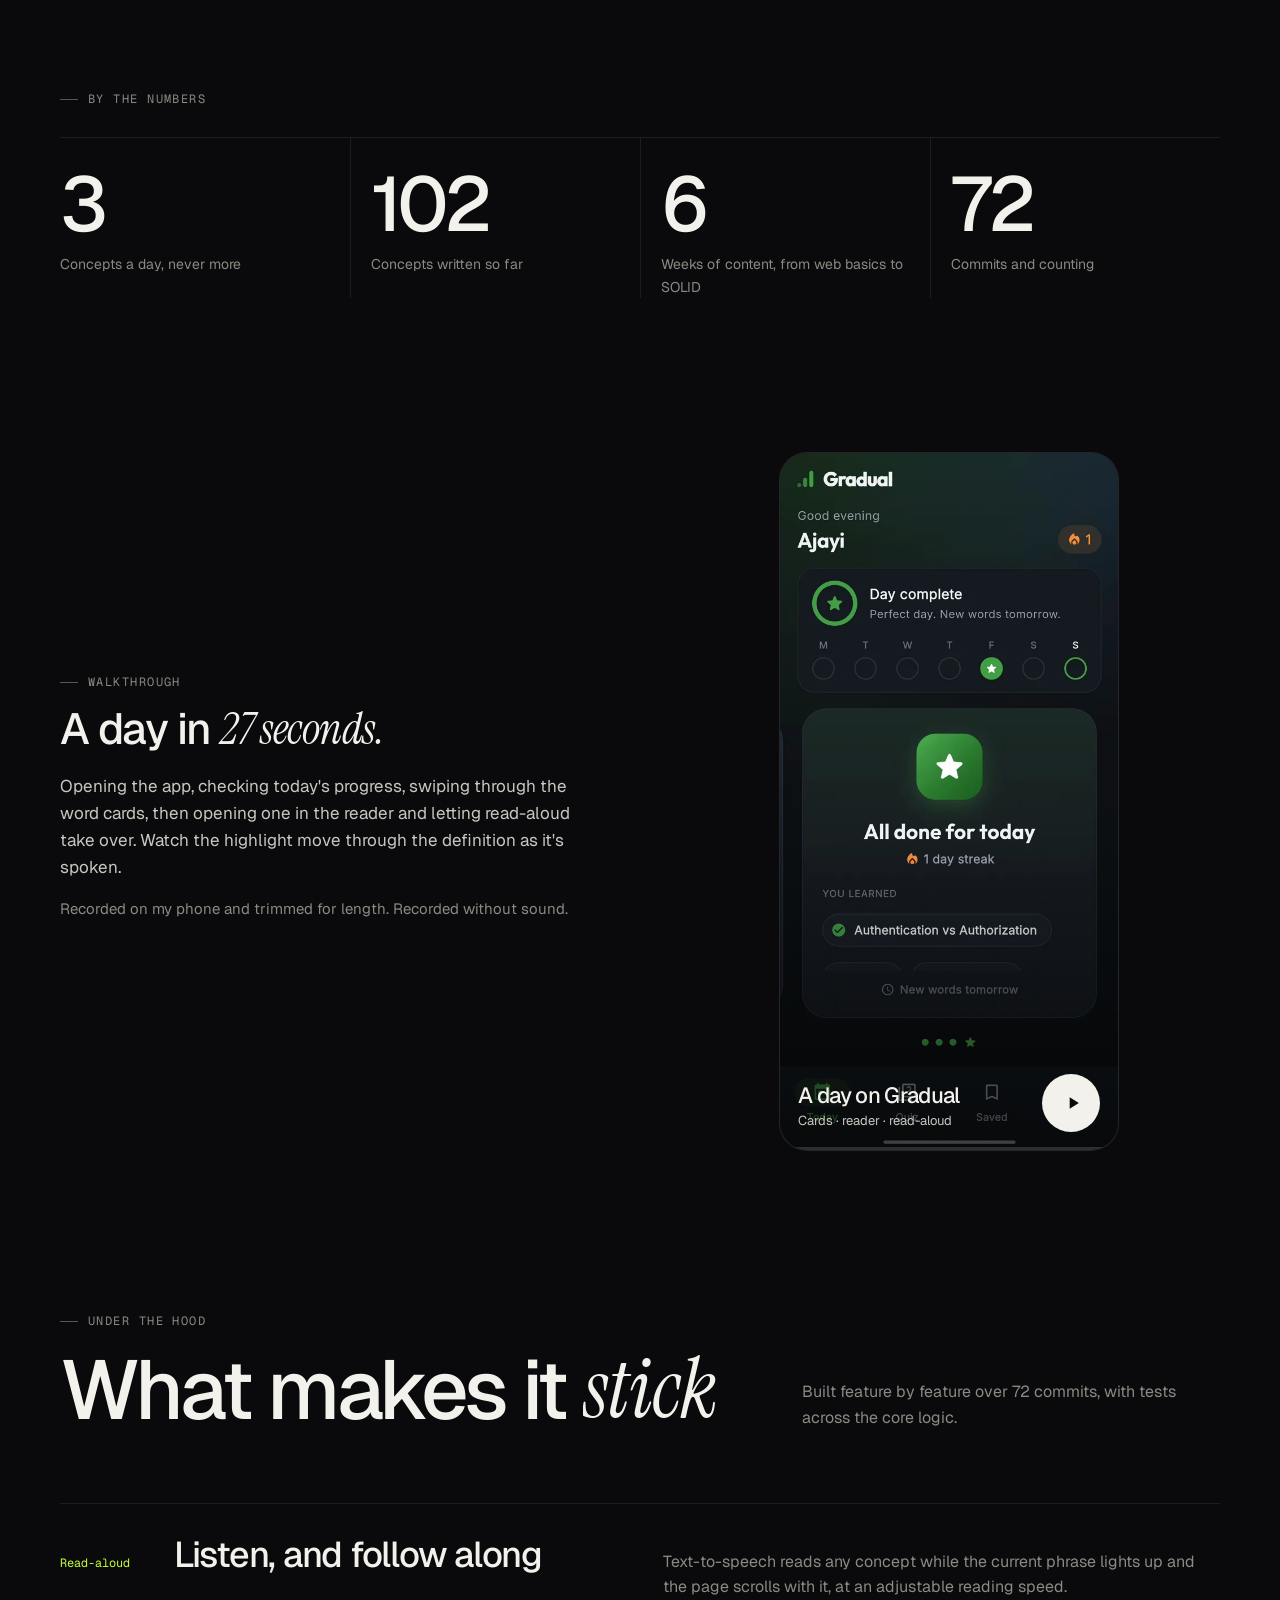
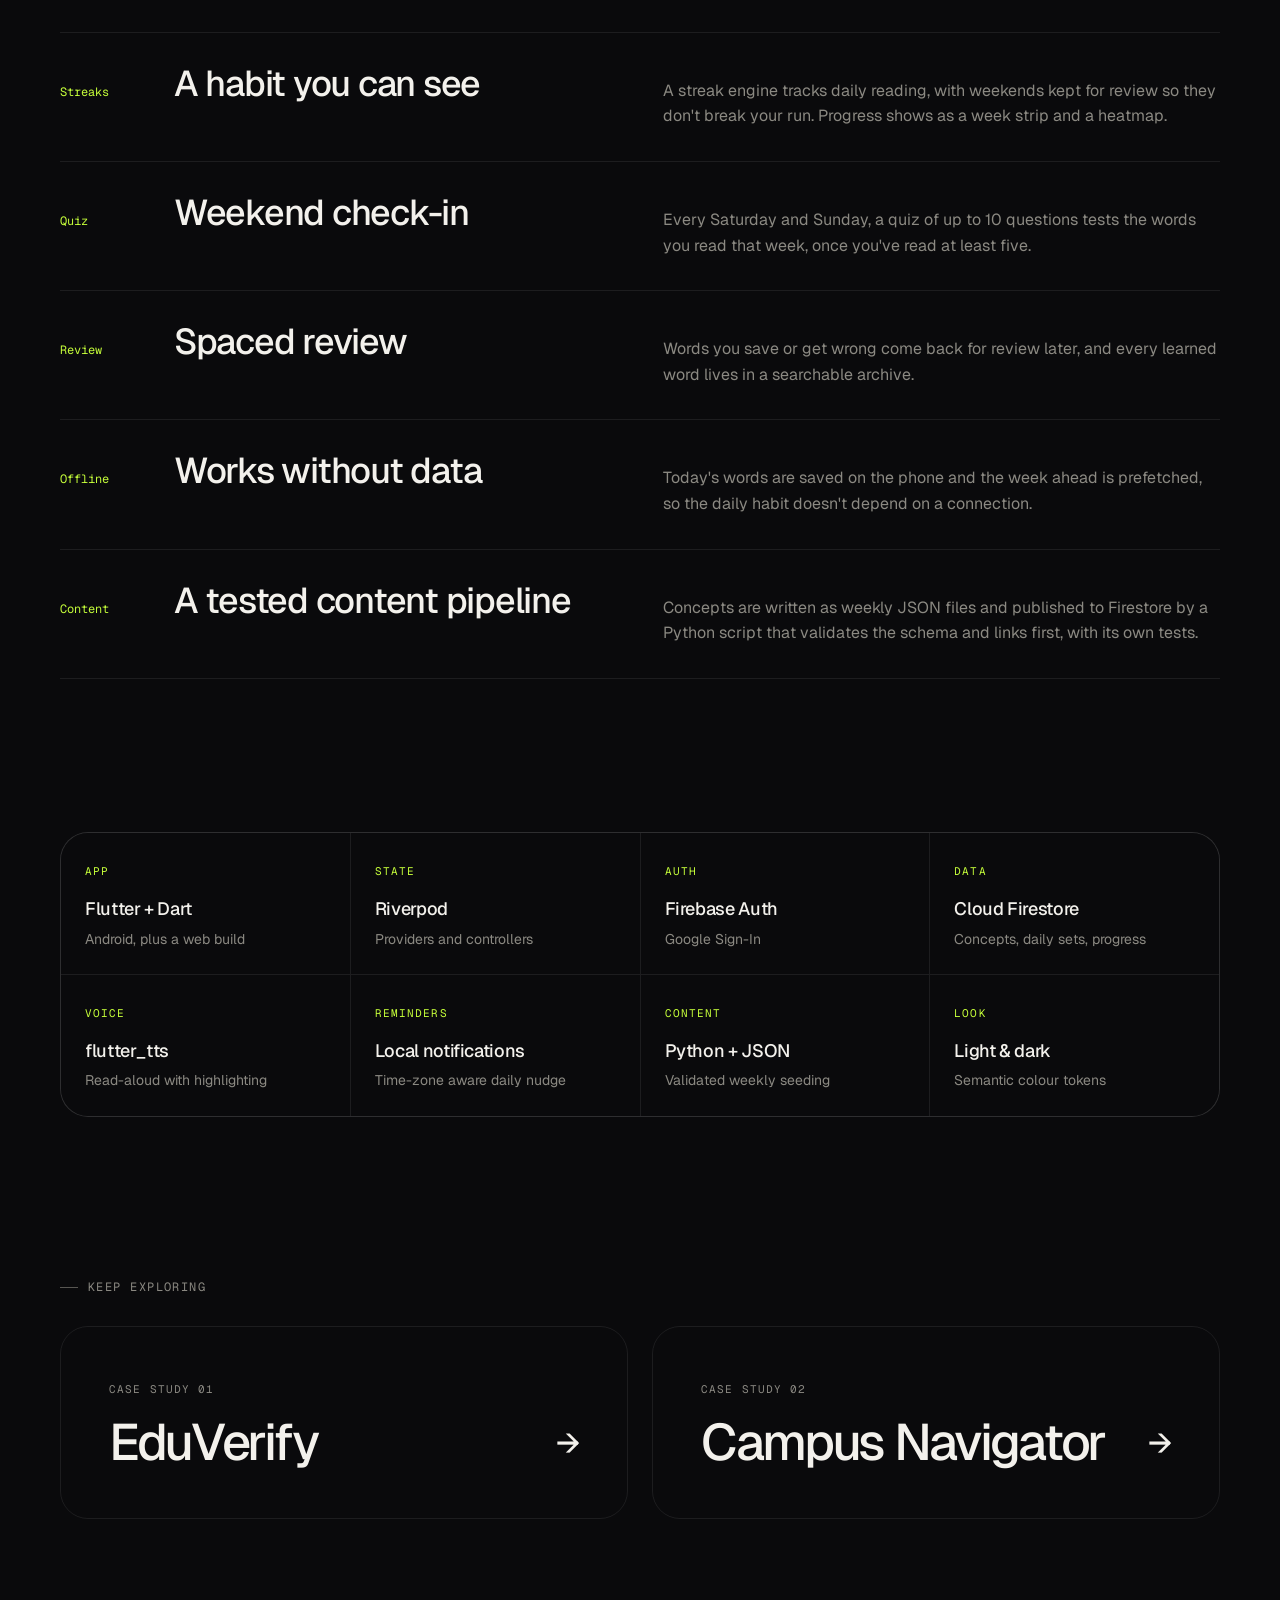
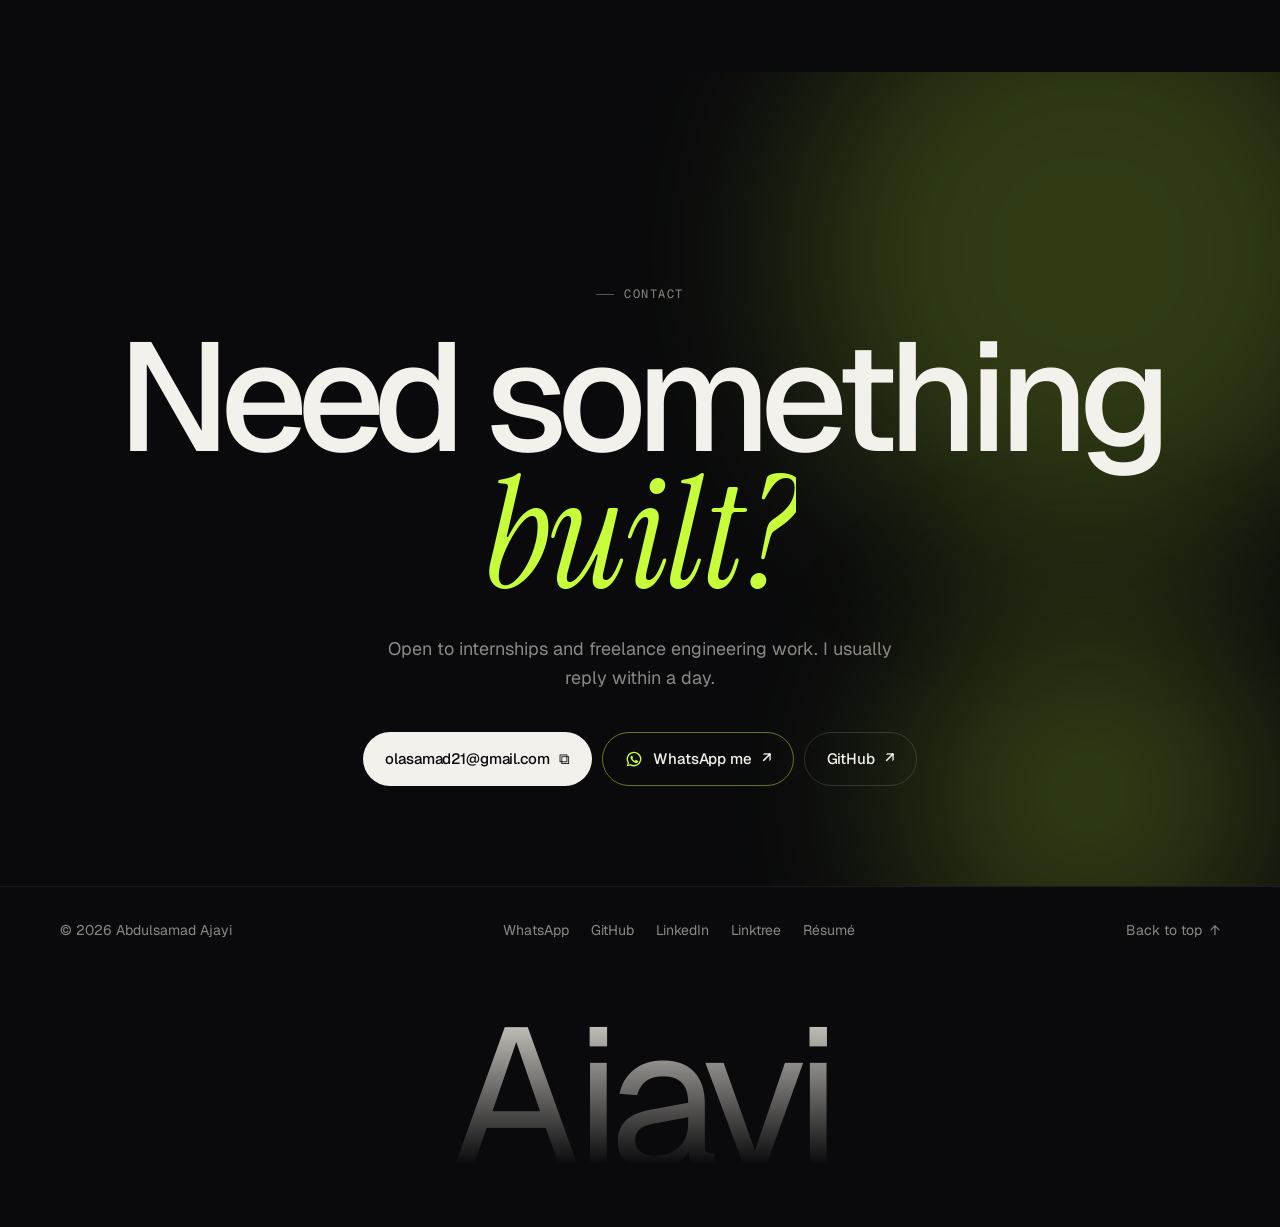
<file: gradual.html>
<!DOCTYPE html>
<html lang="en">
<head>
<meta charset="UTF-8">
<meta name="viewport" content="width=device-width, initial-scale=1.0">
<title>Gradual · Case study · Abdulsamad Ajayi</title>
<meta name="description" content="Gradual: a Flutter and Firebase micro-learning app that teaches three software engineering concepts a day, with read-aloud, streaks, weekend quizzes and spaced review. Built by Abdulsamad Ajayi.">
<meta property="og:type" content="website">
<meta property="og:site_name" content="Abdulsamad Ajayi">
<meta property="og:title" content="Gradual · Case study · Abdulsamad Ajayi">
<meta property="og:description" content="Gradual: a Flutter and Firebase micro-learning app that teaches three software engineering concepts a day, with read-aloud, streaks, weekend quizzes and spaced review. Built by Abdulsamad Ajayi.">
<meta property="og:url" content="https://olasamad21.github.io/portfolio/gradual.html">
<meta property="og:image" content="https://olasamad21.github.io/portfolio/img/og/og-home.jpg">
<meta property="og:image:width" content="1200">
<meta property="og:image:height" content="630">
<meta property="og:image:alt" content="Abdulsamad Ajayi: developer and product designer, with three app screens">
<meta name="twitter:card" content="summary_large_image">
<meta name="twitter:title" content="Gradual · Case study · Abdulsamad Ajayi">
<meta name="twitter:description" content="Gradual: a Flutter and Firebase micro-learning app that teaches three software engineering concepts a day, with read-aloud, streaks, weekend quizzes and spaced review. Built by Abdulsamad Ajayi.">
<meta name="twitter:image" content="https://olasamad21.github.io/portfolio/img/og/og-home.jpg">
<link rel="canonical" href="https://olasamad21.github.io/portfolio/gradual.html">
<meta name="theme-color" content="#0A0A0C">
<link rel="icon" href="data:image/svg+xml,<svg xmlns=%22http://www.w3.org/2000/svg%22 viewBox=%220 0 100 100%22><defs><linearGradient id=%22g%22 x1=%220%22 x2=%221%22><stop offset=%220%22 stop-color=%22%23C6FF3A%22/><stop offset=%22.5%22 stop-color=%22%23E6FF9C%22/><stop offset=%221%22 stop-color=%22%23C6FF3A%22/></linearGradient></defs><circle cx=%2250%22 cy=%2250%22 r=%2250%22 fill=%22url(%23g)%22/><text x=%2250%22 y=%2254%22 font-family=%22Georgia,serif%22 font-style=%22italic%22 font-size=%2258%22 fill=%22%230A0A0C%22 dominant-baseline=%22middle%22 text-anchor=%22middle%22>a</text></svg>">
<link rel="preconnect" href="https://fonts.googleapis.com">
<link rel="preconnect" href="https://fonts.gstatic.com" crossorigin>
<link href="https://fonts.googleapis.com/css2?family=Geist:wght@300..700&family=Geist+Mono:wght@400;500&family=Instrument+Serif:ital@0;1&display=swap" rel="stylesheet">
<link rel="stylesheet" href="assets/css/site.css?v=c3ac4c5fcb">
<script>document.documentElement.classList.add('js')</script>
</head>
<body class="t-dev t-grad">
<div class="curtain" aria-hidden="true"><span>Gradual</span></div>
<div class="progress" aria-hidden="true"></div>

<header class="nav">
  <div class="wrap">
    <div class="nav-inner">
      <a class="brand" href="index.html" aria-label="Abdulsamad Ajayi, home"><span class="brand-mark">a</span>Abdulsamad Ajayi</a>
      <ul class="nav-links">
        <li><a href="index.html#work">Work</a></li>
        <li><a href="dev-portfolio.html" class="active">Software</a></li>
        <li><a href="uiux-portfolio.html">Design</a></li>
        <li><a href="ugc-portfolio.html">Content</a></li>
      </ul>
      <div class="nav-cta">
        <a class="btn sm" href="#contact" data-magnetic=".25">Let's talk <span class="arr">→</span></a>
        <button class="burger" aria-label="Open menu" aria-expanded="false" aria-controls="menu"><span></span><span></span></button>
      </div>
    </div>
  </div>
</header>
<nav class="menu" id="menu" aria-label="Mobile">
  <a href="index.html"><span>Home<small>01</small></span></a>
  <a href="dev-portfolio.html"><span>Software<small>02</small></span></a>
  <a href="uiux-portfolio.html"><span>Design<small>03</small></span></a>
  <a href="ugc-portfolio.html"><span>Content<small>04</small></span></a>
  <a href="#contact"><span>Contact<small>05</small></span></a>
  <div class="menu-foot">
    <a href="mailto:olasamad21@gmail.com">olasamad21@gmail.com</a>
    <a href="https://wa.me/2348139004903?text=Hi%20Abdulsamad%2C%20I%20saw%20your%20portfolio%20and%20I%E2%80%99d%20like%20to%20talk%20about%20a%20project." target="_blank" rel="noopener">WhatsApp ↗</a>
    <a href="https://www.linkedin.com/in/ajayi-abdulsamad-b4757b307" target="_blank" rel="noopener">LinkedIn ↗</a>
    <a href="Ajayi_Abdulsamad_CV.pdf" target="_blank">Résumé ↗</a>
  </div>
</nav>

<main>
  <section class="hero short">
    <div class="orbs" aria-hidden="true"><div class="orb o1"></div><div class="orb o2"></div></div>
    <div class="grid-bg" aria-hidden="true"></div>
    <div class="wrap">
      <div class="hero-top">
        <a class="eyebrow link-u" href="dev-portfolio.html" data-reveal style="--d:.5s">← Software / Case study 03</a>
        <span class="status" data-reveal style="--d:.6s"><span class="pulse"></span>v1.1.0 released · Still growing</span>
      </div>
      <h1 data-split style="--d:.55s">Gra<span class="serif accent">dual</span></h1>
      <div class="hero-bottom">
        <p class="hero-lede" data-reveal style="--d:.9s">Learn software engineering <span style="color:var(--ink)">three words a day</span>. Short cards, read-aloud, streaks and a weekend quiz turn jargon into something that actually sticks.</p>
        <div class="hero-actions" data-reveal style="--d:1s">
          <a class="btn" href="https://github.com/olasamad21/gradual/releases/download/v1.1.0/Gradual-v1.1.0.apk" data-magnetic=".2"><svg class="dl-ic" viewBox="0 0 24 24" fill="none" stroke="currentColor" stroke-width="2" stroke-linecap="round" stroke-linejoin="round" aria-hidden="true"><path d="M12 3.5v11M7.5 10.5L12 15l4.5-4.5M5 19.5h14"/></svg>Download for Android <span class="btn-sub">59 MB</span></a>
          <a class="btn ghost" href="#walkthrough" data-magnetic=".2">Watch walkthrough <span class="arr">→</span></a>
          <a class="btn ghost" href="https://github.com/olasamad21/gradual" target="_blank" rel="noopener" data-magnetic=".2">View the code <span class="arr">↗</span></a>
        </div>
        <p class="dl-note" data-reveal style="--d:1.05s">Android app · v1.1.0 · <a class="link-u" href="https://github.com/olasamad21/gradual/releases/tag/v1.1.0" target="_blank" rel="noopener">release notes</a>. Your phone may ask you to allow installs from your browser the first time.</p>
      </div>
      <div class="cs-meta" data-reveal style="--d:1.1s">
        <div><small>Role</small>Product, content, design &amp; build</div>
        <div><small>Platform</small>Android app (Flutter), plus a web build</div>
        <div><small>Stack</small>Flutter · Riverpod · Firebase</div>
        <div><small>Status</small>v1.1.0 on Android · 73 commits</div>
      </div>
    </div>
  </section>

  <!-- Showcase -->
  <section>
    <div class="wrap">
      <div class="showcase" data-reveal="clip">
        <div class="stage forest">
          <div class="phone tall tilt-l"><img src="img/gradual/today.webp" alt="Today screen: day complete, 1-day streak"></div>
          <div class="phone tall" style="z-index:2">
            <video data-loop muted playsinline loop preload="none" poster="img/gradual/card-cors.webp" aria-label="Looping screen recording of Gradual: swiping word cards and reading with read-aloud"><source src="img/gradual/gradual-walkthrough.mp4" type="video/mp4"></video>
          </div>
          <div class="phone tall tilt-r"><img src="img/gradual/reader.webp" alt="Reader with read-aloud highlighting the definition"></div>
        </div>
        <span class="ph-chip"><span class="rec-dot"></span>Real app · screen recording</span>
      </div>
    </div>
  </section>

  <!-- Inside the app -->
  <section class="sec">
    <div class="wrap">
      <div class="sec-head">
        <div>
          <span class="eyebrow" data-reveal>Inside the app</span>
          <h2 data-split>A quick <span class="serif">tour</span></h2>
        </div>
        <p data-reveal>Captured from the app on my phone. Tap any screen to flip through them all.</p>
      </div>
      <div class="screens">
        <figure class="screen" data-reveal style="--d:0.00s">
          <div class="phone tall" role="button" tabindex="0" data-cursor="Open" aria-label="Open app screens, starting with Your three words" data-gallery="img/gradual/today.webp,img/gradual/card-websocket.webp,img/gradual/card-cors.webp,img/gradual/reader.webp,img/gradual/splash.webp" data-alt="Gradual app screen"><img src="img/gradual/today.webp" alt="Gradual Today screen showing day complete and a 1-day streak" loading="lazy"></div>
          <figcaption><span class="n">01 · Today</span><strong>Your three words</strong>A greeting, your streak, the week at a glance, and today’s three cards. When you’re done, the day is marked complete.</figcaption>
        </figure>
        <figure class="screen" data-reveal style="--d:0.08s">
          <div class="phone tall" role="button" tabindex="0" data-cursor="Open" aria-label="Open app screens, starting with Swipe to learn" data-gallery="img/gradual/card-websocket.webp,img/gradual/card-cors.webp,img/gradual/reader.webp,img/gradual/splash.webp,img/gradual/today.webp" data-alt="Gradual app screen"><img src="img/gradual/card-websocket.webp" alt="Word card for WebSocket" loading="lazy"></div>
          <figcaption><span class="n">02 · Word card</span><strong>Swipe to learn</strong>Each card gives a one-line summary, a topic and level, and quick links to the analogy, an example and common mix-ups.</figcaption>
        </figure>
        <figure class="screen" data-reveal style="--d:0.16s">
          <div class="phone tall" role="button" tabindex="0" data-cursor="Open" aria-label="Open app screens, starting with Read or listen" data-gallery="img/gradual/reader.webp,img/gradual/splash.webp,img/gradual/today.webp,img/gradual/card-websocket.webp,img/gradual/card-cors.webp" data-alt="Gradual app screen"><img src="img/gradual/reader.webp" alt="Reader for Authentication vs Authorization with read-aloud highlighting" loading="lazy"></div>
          <figcaption><span class="n">03 · Reader</span><strong>Read or listen</strong>The full concept: definition, analogy, real-world example and “don’t confuse with”. Read-aloud highlights each phrase as it’s spoken.</figcaption>
        </figure>
      </div>
    </div>
  </section>

  <!-- Problem / approach -->
  <section class="sec" style="padding-top:0">
    <div class="wrap split-2">
      <div class="prose" data-reveal>
        <span class="eyebrow">The problem</span>
        <h3>Cramming jargon <span class="serif">doesn't stick.</span></h3>
        <p>Students meet hundreds of technical terms and try to cram them before an exam or interview. Textbooks are dense, and whatever you read yesterday is mostly gone by tomorrow.</p>
      </div>
      <div class="prose" data-reveal style="--d:.1s">
        <span class="eyebrow">The approach</span>
        <h3>Small, daily, and <span class="serif">brought back.</span></h3>
        <p>Gradual gives you three concepts a day, each explained four ways: a definition, an analogy, a real-world example and what it's commonly confused with.</p>
        <p>A streak keeps the habit going, a weekend quiz checks what you kept, and words you miss or save come back later for review.</p>
      </div>
    </div>
  </section>

  <!-- Numbers -->
  <section class="sec" style="padding-top:0">
    <div class="wrap">
      <span class="eyebrow" data-reveal>By the numbers</span>
      <div class="stats" data-reveal style="margin-top:28px">
        <div class="stat"><strong><span data-count="3">0</span></strong><span>Concepts a day, never more</span></div>
        <div class="stat"><strong><span data-count="102">0</span></strong><span>Concepts written so far</span></div>
        <div class="stat"><strong><span data-count="6">0</span></strong><span>Weeks of content, from web basics to SOLID</span></div>
        <div class="stat"><strong><span data-count="72">0</span></strong><span>Commits and counting</span></div>
      </div>
    </div>
  </section>

  <!-- Walkthrough player -->
  <section class="sec" id="walkthrough" style="padding-top:0">
    <div class="wrap split-2" style="align-items:center">
      <div class="prose" data-reveal>
        <span class="eyebrow">Walkthrough</span>
        <h3>A day in <span class="serif">27 seconds.</span></h3>
        <p>Opening the app, checking today's progress, swiping through the word cards, then opening one in the reader and letting read-aloud take over. Watch the highlight move through the definition as it's spoken.</p>
        <p style="color:var(--soft);font-size:15px">Recorded on my phone and trimmed for length. Recorded without sound.</p>
      </div>
      <div class="reel walk-reel" data-video data-reveal style="--d:.1s">
        <div class="reel-media" data-cursor="Play" style="aspect-ratio:600/1234">
          <video playsinline preload="none" poster="img/gradual/today.webp"><source src="img/gradual/gradual-walkthrough.mp4" type="video/mp4"></video>
          <div class="reel-ui">
            <div><h3>A day on Gradual</h3><p>Cards · reader · read-aloud</p></div>
            <button class="play-btn" aria-label="Play the walkthrough"><svg viewBox="0 0 24 24" fill="currentColor"><path d="M8 5v14l11-7z"/></svg></button>
          </div>
          <div class="reel-bar"><i></i></div>
        </div>
      </div>
    </div>
  </section>

  <!-- Features -->
  <section class="sec" style="padding-top:0">
    <div class="wrap">
      <div class="sec-head">
        <div>
          <span class="eyebrow" data-reveal>Under the hood</span>
          <h2 data-split>What makes it <span class="serif">stick</span></h2>
        </div>
        <p data-reveal>Built feature by feature over 72 commits, with tests across the core logic.</p>
      </div>
      <div class="rows">
        <div class="row" data-reveal><span class="n">Read-aloud</span><h4>Listen, and follow along</h4><p>Text-to-speech reads any concept while the current phrase lights up and the page scrolls with it, at an adjustable reading speed.</p></div>
        <div class="row" data-reveal><span class="n">Streaks</span><h4>A habit you can see</h4><p>A streak engine tracks daily reading, with weekends kept for review so they don't break your run. Progress shows as a week strip and a heatmap.</p></div>
        <div class="row" data-reveal><span class="n">Quiz</span><h4>Weekend check-in</h4><p>Every Saturday and Sunday, a quiz of up to 10 questions tests the words you read that week, once you've read at least five.</p></div>
        <div class="row" data-reveal><span class="n">Review</span><h4>Spaced review</h4><p>Words you save or get wrong come back for review later, and every learned word lives in a searchable archive.</p></div>
        <div class="row" data-reveal><span class="n">Offline</span><h4>Works without data</h4><p>Today's words are saved on the phone and the week ahead is prefetched, so the daily habit doesn't depend on a connection.</p></div>
        <div class="row" data-reveal><span class="n">Content</span><h4>A tested content pipeline</h4><p>Concepts are written as weekly JSON files and published to Firestore by a Python script that validates the schema and links first, with its own tests.</p></div>
      </div>
    </div>
  </section>

  <!-- Stack -->
  <section class="sec" style="padding-top:0">
    <div class="wrap">
      <div class="stack-grid" data-reveal>
        <div><small>App</small><strong>Flutter + Dart</strong><span>Android, plus a web build</span></div>
        <div><small>State</small><strong>Riverpod</strong><span>Providers and controllers</span></div>
        <div><small>Auth</small><strong>Firebase Auth</strong><span>Google Sign-In</span></div>
        <div><small>Data</small><strong>Cloud Firestore</strong><span>Concepts, daily sets, progress</span></div>
        <div><small>Voice</small><strong>flutter_tts</strong><span>Read-aloud with highlighting</span></div>
        <div><small>Reminders</small><strong>Local notifications</strong><span>Time-zone aware daily nudge</span></div>
        <div><small>Content</small><strong>Python + JSON</strong><span>Validated weekly seeding</span></div>
        <div><small>Look</small><strong>Light &amp; dark</strong><span>Semantic colour tokens</span></div>
      </div>
    </div>
  </section>

  <!-- Next -->
  <section class="sec" style="padding-top:0">
    <div class="wrap">
      <span class="eyebrow" data-reveal>Keep exploring</span>
      <div class="next-page" style="margin-top:28px">
        <a class="np" href="eduverify.html" style="--c:var(--dev)" data-reveal><small>Case study 01</small><h3>EduVerify <span>→</span></h3></a>
        <a class="np" href="campus-navigator.html" style="--c:var(--lime);--d:.1s" data-reveal><small>Case study 02</small><h3>Campus Navigator <span>→</span></h3></a>
      </div>
    </div>
  </section>
</main>

<footer id="contact">
  <section class="cta">
    <div class="orbs" aria-hidden="true"><div class="orb o1"></div><div class="orb o3"></div></div>
    <div class="wrap">
      <span class="eyebrow" data-reveal>Contact</span>
      <h2 data-split style="margin-top:24px">Need something<br><span class="serif accent">built?</span></h2>
      <p data-reveal>Open to internships and freelance engineering work. I usually reply within a day.</p>
      <div class="cta-actions" data-reveal>
        <a class="btn copy-mail" href="mailto:olasamad21@gmail.com" data-copy="olasamad21@gmail.com" data-magnetic=".2">olasamad21@gmail.com <span class="arr">⧉</span><span class="done">Copied to clipboard ✓</span></a>
        <a class="btn wa" href="https://wa.me/2348139004903?text=Hi%20Abdulsamad%2C%20I%20saw%20your%20portfolio%20and%20I%E2%80%99d%20like%20to%20talk%20about%20a%20project." target="_blank" rel="noopener" data-magnetic=".2"><svg class="wa-ic" viewBox="0 0 24 24" fill="currentColor" aria-hidden="true"><path d="M12 2.2a9.8 9.8 0 0 0-8.4 14.9L2.3 21.8l4.8-1.3A9.8 9.8 0 1 0 12 2.2zm0 17.8a8 8 0 0 1-4.1-1.1l-.3-.2-2.9.8.8-2.8-.2-.3A8 8 0 1 1 12 20zm4.4-6c-.2-.1-1.4-.7-1.6-.8-.2-.1-.4-.1-.5.1l-.7.9c-.1.2-.3.2-.5.1a6.5 6.5 0 0 1-3.2-2.8c-.2-.4.2-.4.7-1.3.1-.1 0-.3 0-.4l-.7-1.7c-.2-.5-.4-.4-.5-.4h-.5a.9.9 0 0 0-.7.3 2.8 2.8 0 0 0-.9 2.1 5 5 0 0 0 1 2.6 11.3 11.3 0 0 0 4.4 3.9c1.6.7 2.3.8 3.1.6a2.6 2.6 0 0 0 1.7-1.2 2.1 2.1 0 0 0 .2-1.2c-.1-.1-.2-.2-.4-.3z"/></svg>WhatsApp me <span class="arr">↗</span></a>
        <a class="btn ghost" href="https://github.com/olasamad21" target="_blank" rel="noopener" data-magnetic=".2">GitHub <span class="arr">↗</span></a>
      </div>
    </div>
  </section>
  <div class="footer">
    <div class="wrap">
      <div class="footer-row">
        <span>© <span data-year>2026</span> Abdulsamad Ajayi</span>
        <div class="footer-links">
          <a class="link-u" href="https://wa.me/2348139004903?text=Hi%20Abdulsamad%2C%20I%20saw%20your%20portfolio%20and%20I%E2%80%99d%20like%20to%20talk%20about%20a%20project." target="_blank" rel="noopener">WhatsApp</a>
          <a class="link-u" href="https://github.com/olasamad21" target="_blank" rel="noopener">GitHub</a>
          <a class="link-u" href="https://www.linkedin.com/in/ajayi-abdulsamad-b4757b307" target="_blank" rel="noopener">LinkedIn</a>
          <a class="link-u" href="https://linktr.ee/olasamad21" target="_blank" rel="noopener">Linktree</a>
          <a class="link-u" href="Ajayi_Abdulsamad_CV.pdf" target="_blank">Résumé</a>
        </div>
        <a class="to-top" href="#top" onclick="window.scrollTo({top:0,behavior:'smooth'});return false;">Back to top <i>↑</i></a>
      </div>
      <div class="big-name" aria-hidden="true">Ajayi</div>
    </div>
  </div>
</footer>

<div class="lightbox" role="dialog" aria-modal="true" aria-label="Screen viewer">
  <div class="lb-stage"><img alt=""></div>
  <button class="lb-btn lb-close" aria-label="Close">✕</button>
  <button class="lb-btn lb-prev" aria-label="Previous">←</button>
  <button class="lb-btn lb-next" aria-label="Next">→</button>
  <span class="lb-count"></span>
</div>

<script src="assets/js/site.js?v=ee7eced8a7"></script>
</body>
</html>
</file>
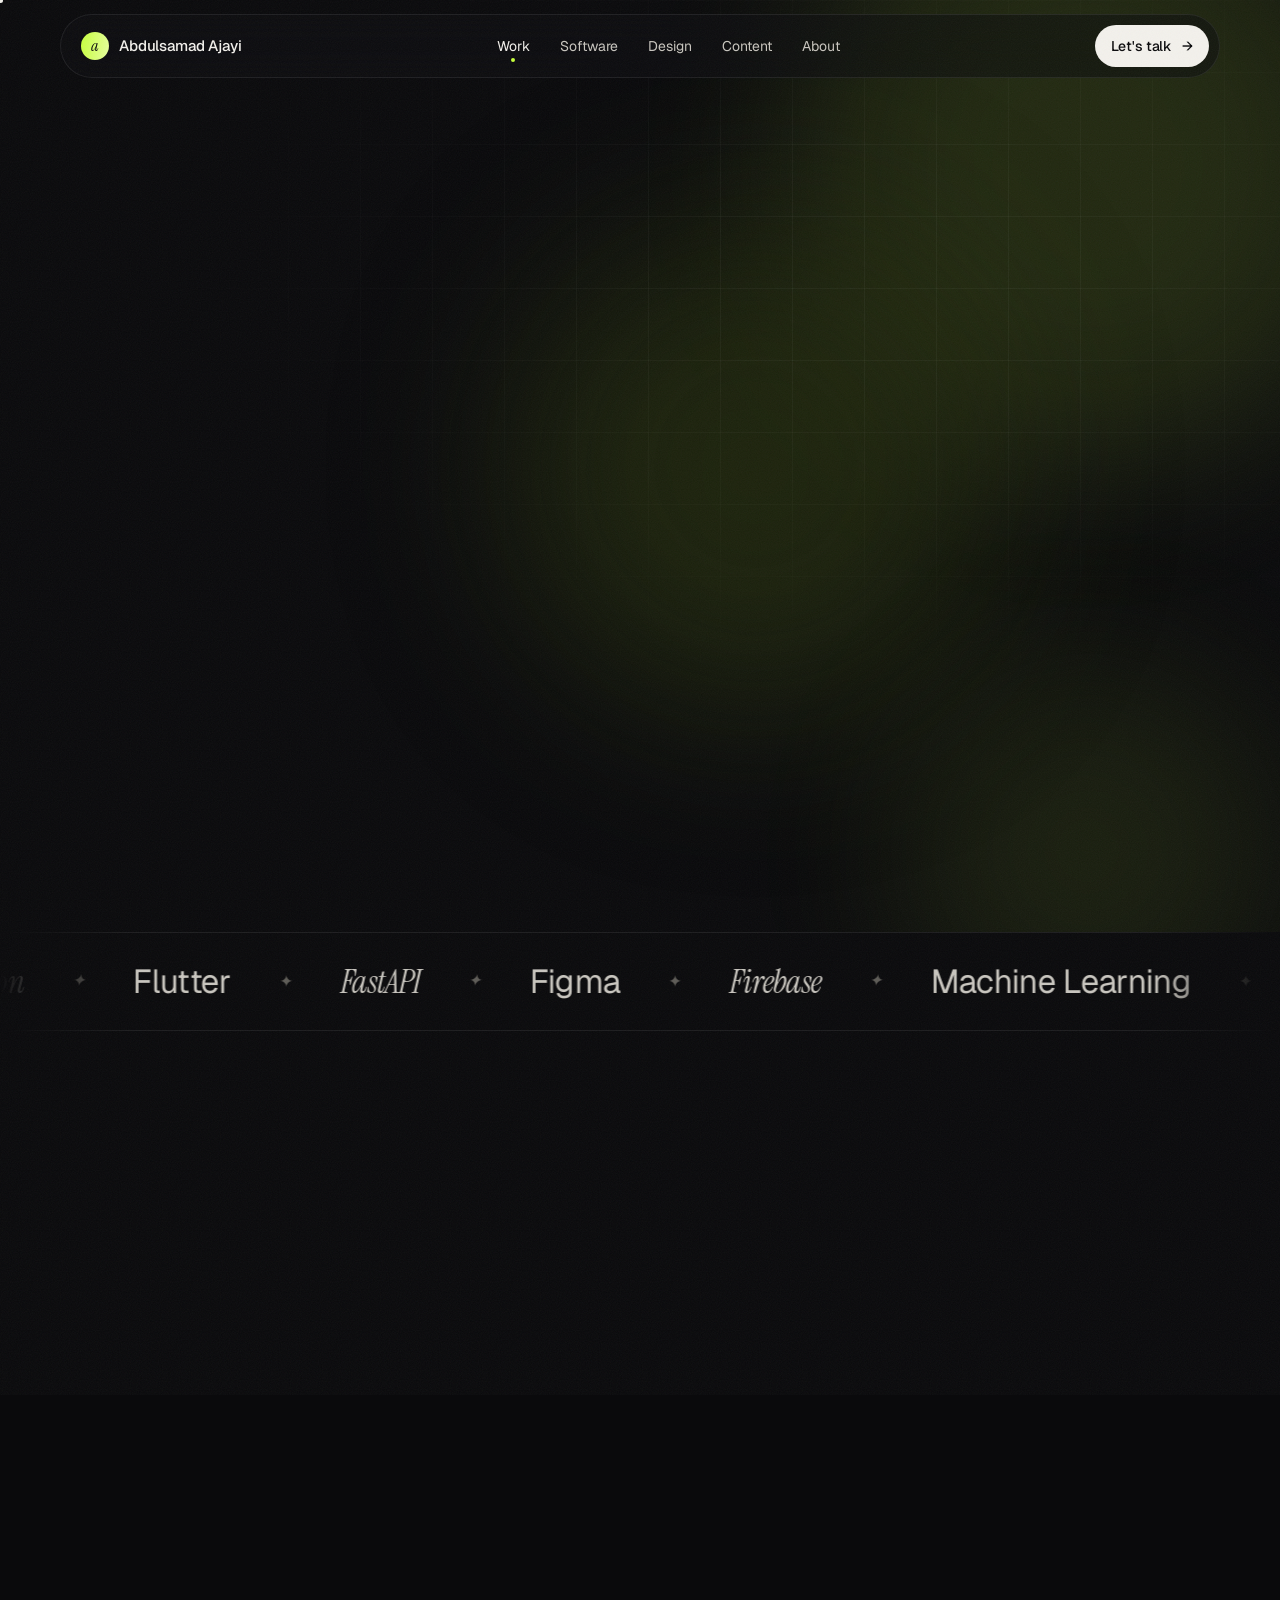
<file: portfolio-hub.html>
<!DOCTYPE html>
<html lang="en">
<head>
<meta charset="UTF-8">
<meta http-equiv="refresh" content="0;url=index.html">
<title>Redirecting…</title>
</head>
<body>
<p>Redirecting to <a href="index.html">the homepage</a>…</p>
</body>
</html>
</file>
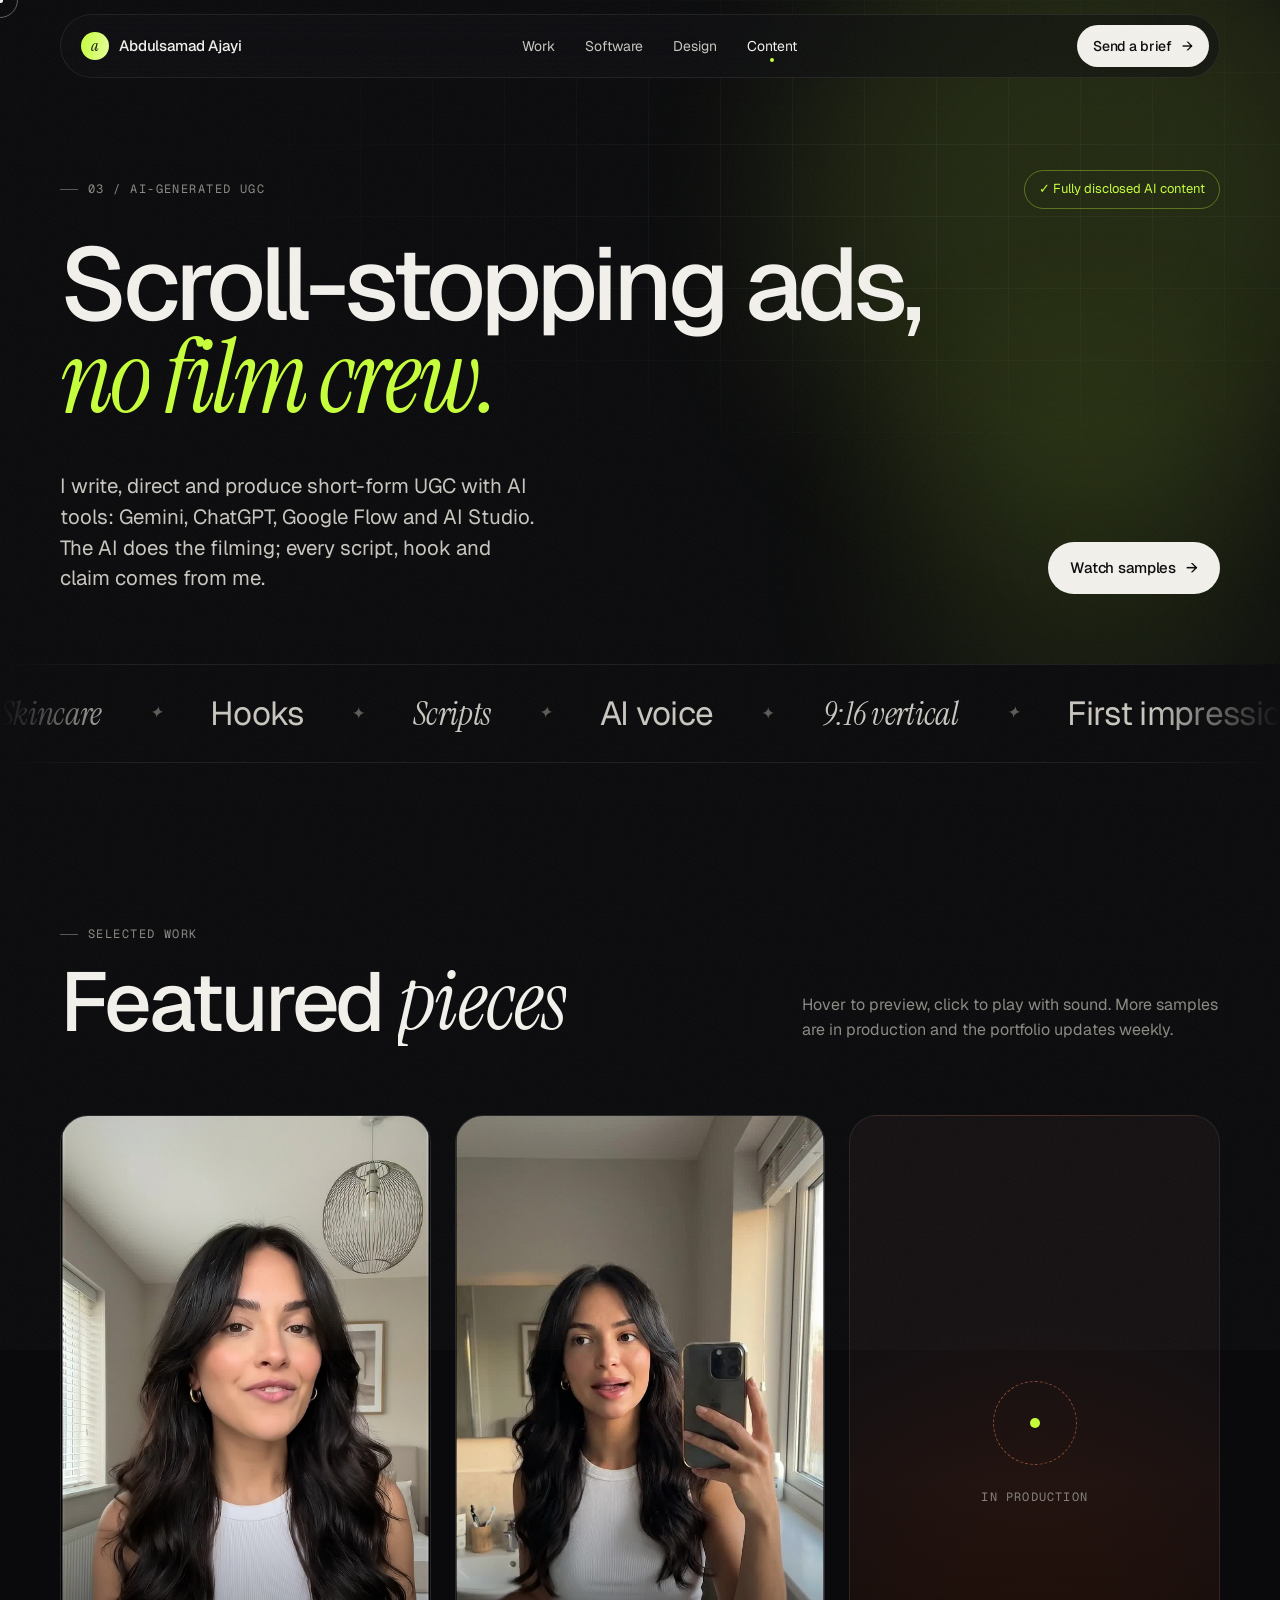
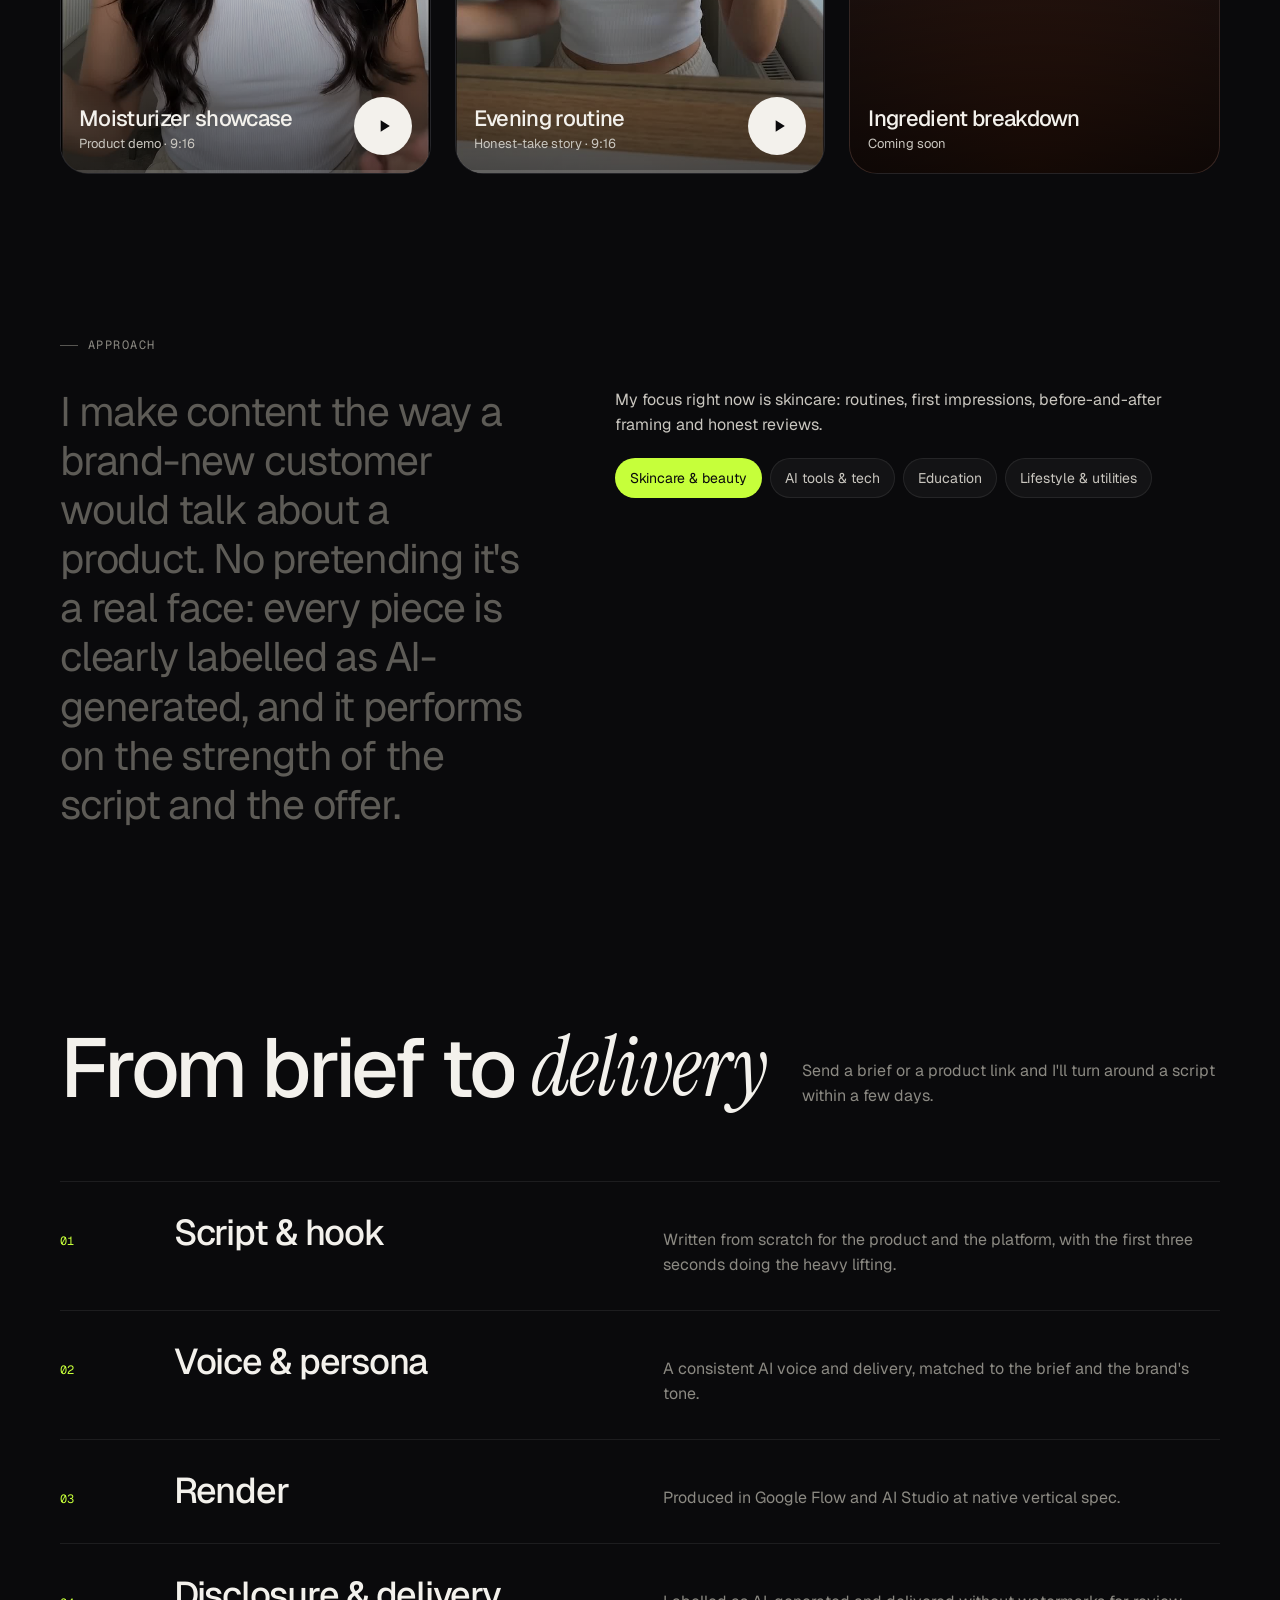
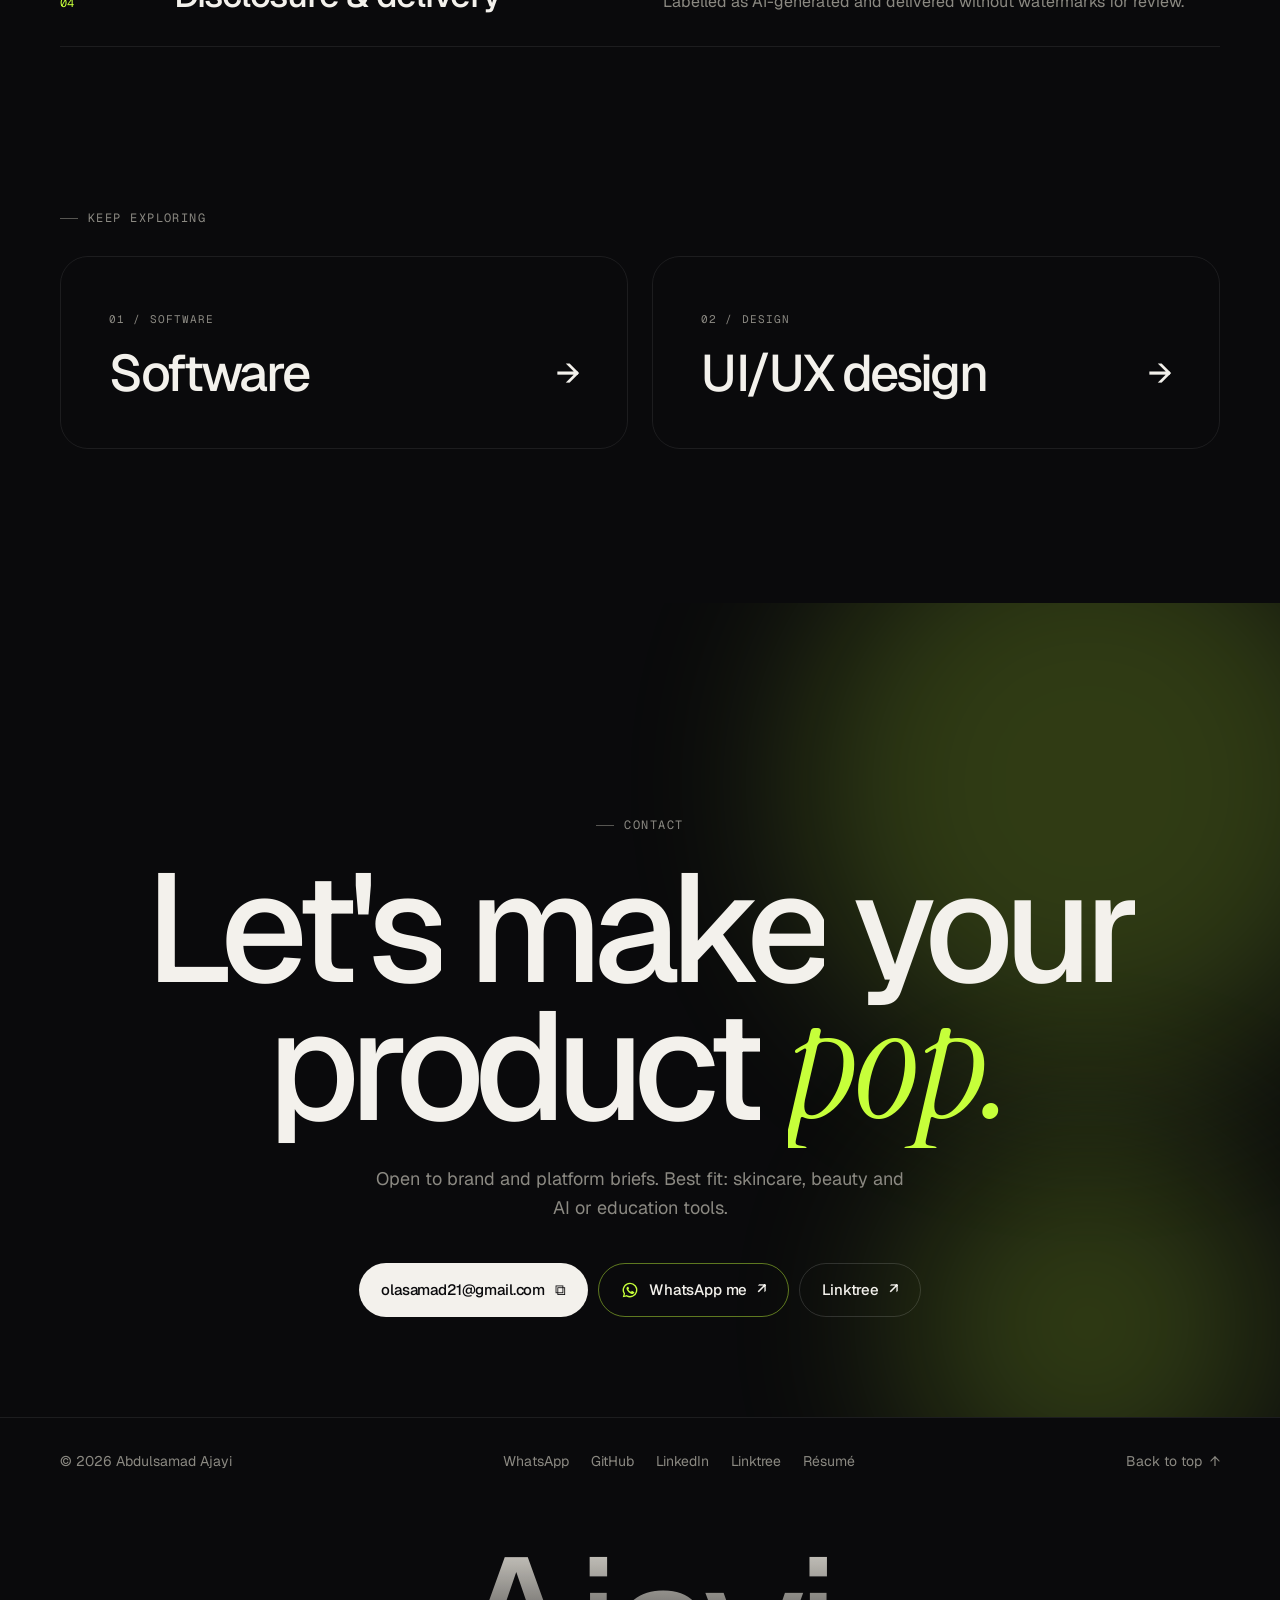
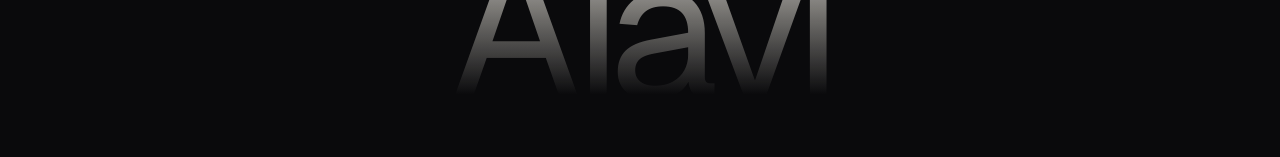
<file: ugc-portfolio.html>
<!DOCTYPE html>
<html lang="en">
<head>
<meta charset="UTF-8">
<meta name="viewport" content="width=device-width, initial-scale=1.0">
<title>AI Content · Abdulsamad Ajayi</title>
<meta name="description" content="AI-generated short-form UGC by Abdulsamad Ajayi: scripts, voice and produced video for brands, fully disclosed. Skincare first.">
<meta property="og:type" content="website">
<meta property="og:site_name" content="Abdulsamad Ajayi">
<meta property="og:title" content="AI Content · Abdulsamad Ajayi">
<meta property="og:description" content="AI-generated short-form UGC by Abdulsamad Ajayi: scripts, voice and produced video for brands, fully disclosed. Skincare first.">
<meta property="og:url" content="https://olasamad21.github.io/portfolio/ugc-portfolio.html">
<meta property="og:image" content="https://olasamad21.github.io/portfolio/img/og/og-home.jpg">
<meta property="og:image:width" content="1200">
<meta property="og:image:height" content="630">
<meta property="og:image:alt" content="Abdulsamad Ajayi: developer and product designer, with three app screens">
<meta name="twitter:card" content="summary_large_image">
<meta name="twitter:title" content="AI Content · Abdulsamad Ajayi">
<meta name="twitter:description" content="AI-generated short-form UGC by Abdulsamad Ajayi: scripts, voice and produced video for brands, fully disclosed. Skincare first.">
<meta name="twitter:image" content="https://olasamad21.github.io/portfolio/img/og/og-home.jpg">
<link rel="canonical" href="https://olasamad21.github.io/portfolio/ugc-portfolio.html">
<meta name="theme-color" content="#0A0A0C">
<link rel="icon" href="data:image/svg+xml,<svg xmlns=%22http://www.w3.org/2000/svg%22 viewBox=%220 0 100 100%22><defs><linearGradient id=%22g%22 x1=%220%22 x2=%221%22><stop offset=%220%22 stop-color=%22%23C6FF3A%22/><stop offset=%22.5%22 stop-color=%22%23E6FF9C%22/><stop offset=%221%22 stop-color=%22%23C6FF3A%22/></linearGradient></defs><circle cx=%2250%22 cy=%2250%22 r=%2250%22 fill=%22url(%23g)%22/><text x=%2250%22 y=%2254%22 font-family=%22Georgia,serif%22 font-style=%22italic%22 font-size=%2258%22 fill=%22%230A0A0C%22 dominant-baseline=%22middle%22 text-anchor=%22middle%22>a</text></svg>">
<link rel="preconnect" href="https://fonts.googleapis.com">
<link rel="preconnect" href="https://fonts.gstatic.com" crossorigin>
<link href="https://fonts.googleapis.com/css2?family=Geist:wght@300..700&family=Geist+Mono:wght@400;500&family=Instrument+Serif:ital@0;1&display=swap" rel="stylesheet">
<link rel="stylesheet" href="assets/css/site.css?v=c3ac4c5fcb">
<script>document.documentElement.classList.add('js')</script>
</head>
<body class="t-ugc">
<div class="curtain" aria-hidden="true"><span>Content</span></div>
<div class="progress" aria-hidden="true"></div>

<header class="nav">
  <div class="wrap">
    <div class="nav-inner">
      <a class="brand" href="index.html" aria-label="Abdulsamad Ajayi, home"><span class="brand-mark">a</span>Abdulsamad Ajayi</a>
      <ul class="nav-links">
        <li><a href="index.html#work">Work</a></li>
        <li><a href="dev-portfolio.html">Software</a></li>
        <li><a href="uiux-portfolio.html">Design</a></li>
        <li><a href="ugc-portfolio.html" class="active">Content</a></li>
      </ul>
      <div class="nav-cta">
        <a class="btn sm" href="#contact" data-magnetic=".25">Send a brief <span class="arr">→</span></a>
        <button class="burger" aria-label="Open menu" aria-expanded="false" aria-controls="menu"><span></span><span></span></button>
      </div>
    </div>
  </div>
</header>
<nav class="menu" id="menu" aria-label="Mobile">
  <a href="index.html"><span>Home<small>01</small></span></a>
  <a href="dev-portfolio.html"><span>Software<small>02</small></span></a>
  <a href="uiux-portfolio.html"><span>Design<small>03</small></span></a>
  <a href="ugc-portfolio.html"><span>Content<small>04</small></span></a>
  <a href="#contact"><span>Contact<small>05</small></span></a>
  <div class="menu-foot">
    <a href="mailto:olasamad21@gmail.com">olasamad21@gmail.com</a>
    <a href="https://wa.me/2348139004903?text=Hi%20Abdulsamad%2C%20I%20saw%20your%20portfolio%20and%20I%E2%80%99d%20like%20to%20talk%20about%20a%20project." target="_blank" rel="noopener">WhatsApp ↗</a>
    <a href="https://linktr.ee/olasamad21" target="_blank" rel="noopener">Linktree ↗</a>
  </div>
</nav>

<main>
  <section class="hero short">
    <div class="orbs" aria-hidden="true"><div class="orb o1"></div><div class="orb o3"></div></div>
    <div class="grid-bg" aria-hidden="true"></div>
    <div class="wrap">
      <div class="hero-top">
        <span class="eyebrow" data-reveal style="--d:.5s">03 / AI-generated UGC</span>
        <span class="badge-ai" data-reveal style="--d:.6s">✓ Fully disclosed AI content</span>
      </div>
      <h1 data-split style="--d:.55s">Scroll-stopping ads,<br><span class="serif accent">no film crew.</span></h1>
      <div class="hero-bottom">
        <p class="hero-lede" data-reveal style="--d:.9s">I write, direct and produce short-form UGC with AI tools: Gemini, ChatGPT, Google Flow and AI Studio. The AI does the filming; every script, hook and claim comes from me.</p>
        <div class="hero-actions" data-reveal style="--d:1s">
          <a class="btn" href="#work" data-magnetic=".2">Watch samples <span class="arr">→</span></a>
        </div>
      </div>
    </div>
  </section>

  <div class="marquee" aria-hidden="true">
    <div class="marquee-track"><span>Skincare</span><span>Hooks</span><span>Scripts</span><span>AI voice</span><span>9:16 vertical</span><span>First impressions</span><span>Routines</span><span>Honest reviews</span></div>
    <div class="marquee-track"><span>Skincare</span><span>Hooks</span><span>Scripts</span><span>AI voice</span><span>9:16 vertical</span><span>First impressions</span><span>Routines</span><span>Honest reviews</span></div>
  </div>

  <section class="sec" id="work">
    <div class="wrap">
      <div class="sec-head">
        <div>
          <span class="eyebrow" data-reveal>Selected work</span>
          <h2 data-split>Featured <span class="serif">pieces</span></h2>
        </div>
        <p data-reveal>Hover to preview, click to play with sound. More samples are in production and the portfolio updates weekly.</p>
      </div>
      <div class="reels">
        <div class="reel" data-video data-reveal>
          <div class="reel-media" data-cursor="Play">
            <video playsinline preload="none" poster="skincare-sample-01-poster.jpg"><source src="skincare-sample-01.mp4" type="video/mp4"></video>
            <div class="reel-ui">
              <div><h3>Moisturizer showcase</h3><p>Product demo · 9:16</p></div>
              <button class="play-btn" aria-label="Play moisturizer showcase with sound"><svg viewBox="0 0 24 24" fill="currentColor"><path d="M8 5v14l11-7z"/></svg></button>
            </div>
            <div class="reel-bar"><i></i></div>
          </div>
        </div>
        <div class="reel" data-video data-reveal style="--d:.1s">
          <div class="reel-media" data-cursor="Play">
            <video playsinline preload="none" poster="skincare-sample-02-poster.jpg"><source src="skincare-sample-02.mp4" type="video/mp4"></video>
            <div class="reel-ui">
              <div><h3>Evening routine</h3><p>Honest-take story · 9:16</p></div>
              <button class="play-btn" aria-label="Play evening routine with sound"><svg viewBox="0 0 24 24" fill="currentColor"><path d="M8 5v14l11-7z"/></svg></button>
            </div>
            <div class="reel-bar"><i></i></div>
          </div>
        </div>
        <div class="reel reel-soon" data-reveal style="--d:.2s">
          <div class="reel-media">
            <div class="soon-inner"><div class="soon-ring"><i></i></div><span>In production</span></div>
            <div class="reel-ui" style="opacity:1"><div><h3>Ingredient breakdown</h3><p>Coming soon</p></div></div>
          </div>
        </div>
      </div>
    </div>
  </section>

  <section class="sec" style="padding-top:0">
    <div class="wrap">
      <span class="eyebrow" data-reveal>Approach</span>
      <div class="about" style="margin-top:32px">
        <p class="about-big" data-light>I make content the way a brand-new customer would talk about a product. No pretending it's a real face: every piece is clearly labelled as AI-generated, and it performs on the strength of the script and the offer.</p>
        <div class="about-side" data-reveal>
          <p>My focus right now is skincare: routines, first impressions, before-and-after framing and honest reviews.</p>
          <div class="chips" style="margin-top:20px"><span style="background:var(--ugc);color:#0A0A0C;border-color:transparent">Skincare &amp; beauty</span><span>AI tools &amp; tech</span><span>Education</span><span>Lifestyle &amp; utilities</span></div>
        </div>
      </div>
    </div>
  </section>

  <section class="sec" style="padding-top:0">
    <div class="wrap">
      <div class="sec-head">
        <div>
          <span class="eyebrow" data-reveal>How it's made</span>
          <h2 data-split>From brief to <span class="serif">delivery</span></h2>
        </div>
        <p data-reveal>Send a brief or a product link and I'll turn around a script within a few days.</p>
      </div>
      <div class="rows">
        <div class="row" data-reveal><span class="n">01</span><h4>Script &amp; hook</h4><p>Written from scratch for the product and the platform, with the first three seconds doing the heavy lifting.</p></div>
        <div class="row" data-reveal><span class="n">02</span><h4>Voice &amp; persona</h4><p>A consistent AI voice and delivery, matched to the brief and the brand's tone.</p></div>
        <div class="row" data-reveal><span class="n">03</span><h4>Render</h4><p>Produced in Google Flow and AI Studio at native vertical spec.</p></div>
        <div class="row" data-reveal><span class="n">04</span><h4>Disclosure &amp; delivery</h4><p>Labelled as AI-generated and delivered without watermarks for review.</p></div>
      </div>
    </div>
  </section>

  <section class="sec" style="padding-top:0">
    <div class="wrap">
      <span class="eyebrow" data-reveal>Keep exploring</span>
      <div class="next-page" style="margin-top:28px">
        <a class="np" href="dev-portfolio.html" style="--c:var(--dev)" data-reveal><small>01 / Software</small><h3>Software <span>→</span></h3></a>
        <a class="np" href="uiux-portfolio.html" style="--c:var(--design);--d:.1s" data-reveal><small>02 / Design</small><h3>UI/UX design <span>→</span></h3></a>
      </div>
    </div>
  </section>
</main>

<footer id="contact">
  <section class="cta">
    <div class="orbs" aria-hidden="true"><div class="orb o1"></div><div class="orb o3"></div></div>
    <div class="wrap">
      <span class="eyebrow" data-reveal>Contact</span>
      <h2 data-split style="margin-top:24px">Let's make your<br>product <span class="serif accent">pop.</span></h2>
      <p data-reveal>Open to brand and platform briefs. Best fit: skincare, beauty and AI or education tools.</p>
      <div class="cta-actions" data-reveal>
        <a class="btn copy-mail" href="mailto:olasamad21@gmail.com" data-copy="olasamad21@gmail.com" data-magnetic=".2">olasamad21@gmail.com <span class="arr">⧉</span><span class="done">Copied to clipboard ✓</span></a>
        <a class="btn wa" href="https://wa.me/2348139004903?text=Hi%20Abdulsamad%2C%20I%20saw%20your%20portfolio%20and%20I%E2%80%99d%20like%20to%20talk%20about%20a%20project." target="_blank" rel="noopener" data-magnetic=".2"><svg class="wa-ic" viewBox="0 0 24 24" fill="currentColor" aria-hidden="true"><path d="M12 2.2a9.8 9.8 0 0 0-8.4 14.9L2.3 21.8l4.8-1.3A9.8 9.8 0 1 0 12 2.2zm0 17.8a8 8 0 0 1-4.1-1.1l-.3-.2-2.9.8.8-2.8-.2-.3A8 8 0 1 1 12 20zm4.4-6c-.2-.1-1.4-.7-1.6-.8-.2-.1-.4-.1-.5.1l-.7.9c-.1.2-.3.2-.5.1a6.5 6.5 0 0 1-3.2-2.8c-.2-.4.2-.4.7-1.3.1-.1 0-.3 0-.4l-.7-1.7c-.2-.5-.4-.4-.5-.4h-.5a.9.9 0 0 0-.7.3 2.8 2.8 0 0 0-.9 2.1 5 5 0 0 0 1 2.6 11.3 11.3 0 0 0 4.4 3.9c1.6.7 2.3.8 3.1.6a2.6 2.6 0 0 0 1.7-1.2 2.1 2.1 0 0 0 .2-1.2c-.1-.1-.2-.2-.4-.3z"/></svg>WhatsApp me <span class="arr">↗</span></a>
        <a class="btn ghost" href="https://linktr.ee/olasamad21" target="_blank" rel="noopener" data-magnetic=".2">Linktree <span class="arr">↗</span></a>
      </div>
    </div>
  </section>
  <div class="footer">
    <div class="wrap">
      <div class="footer-row">
        <span>© <span data-year>2026</span> Abdulsamad Ajayi</span>
        <div class="footer-links">
          <a class="link-u" href="https://wa.me/2348139004903?text=Hi%20Abdulsamad%2C%20I%20saw%20your%20portfolio%20and%20I%E2%80%99d%20like%20to%20talk%20about%20a%20project." target="_blank" rel="noopener">WhatsApp</a>
          <a class="link-u" href="https://github.com/olasamad21" target="_blank" rel="noopener">GitHub</a>
          <a class="link-u" href="https://www.linkedin.com/in/ajayi-abdulsamad-b4757b307" target="_blank" rel="noopener">LinkedIn</a>
          <a class="link-u" href="https://linktr.ee/olasamad21" target="_blank" rel="noopener">Linktree</a>
          <a class="link-u" href="Ajayi_Abdulsamad_CV.pdf" target="_blank">Résumé</a>
        </div>
        <a class="to-top" href="#top" onclick="window.scrollTo({top:0,behavior:'smooth'});return false;">Back to top <i>↑</i></a>
      </div>
      <div class="big-name" aria-hidden="true">Ajayi</div>
    </div>
  </div>
</footer>

<script src="assets/js/site.js?v=ee7eced8a7"></script>
</body>
</html>
</file>
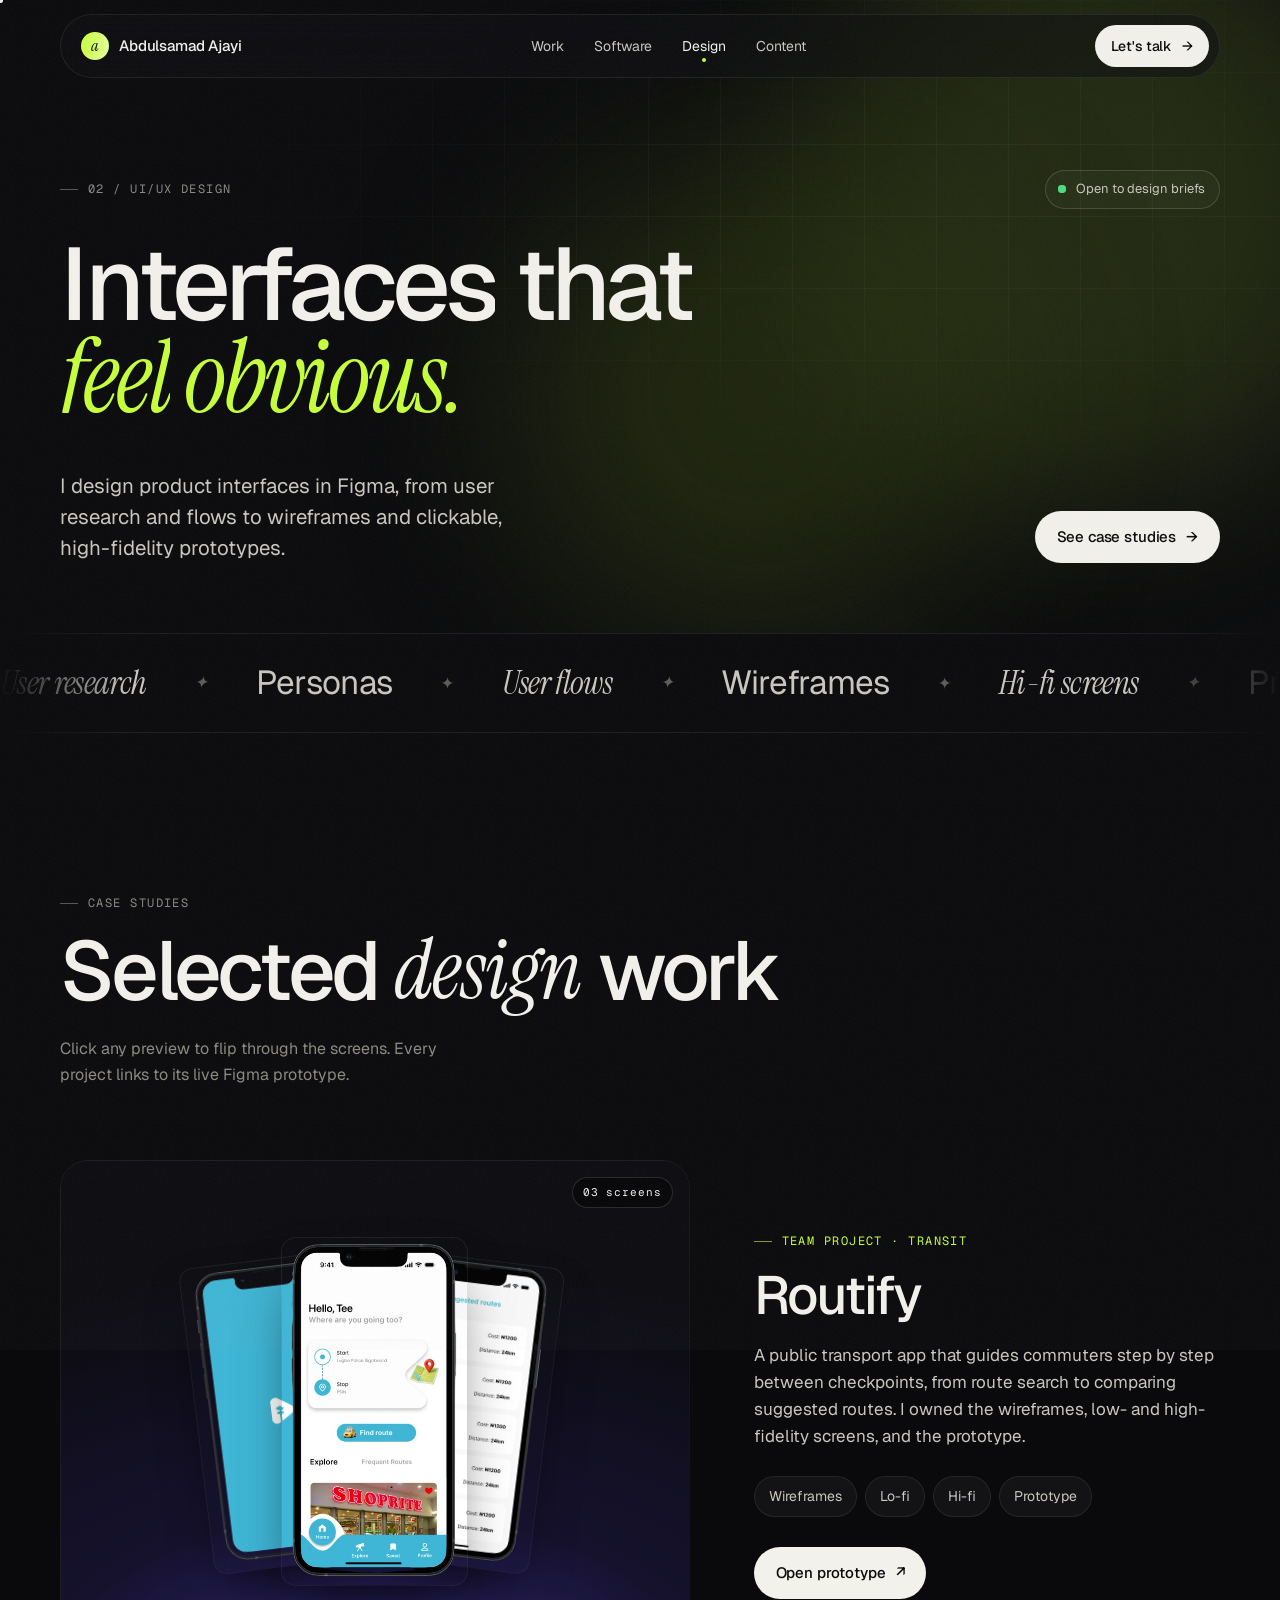
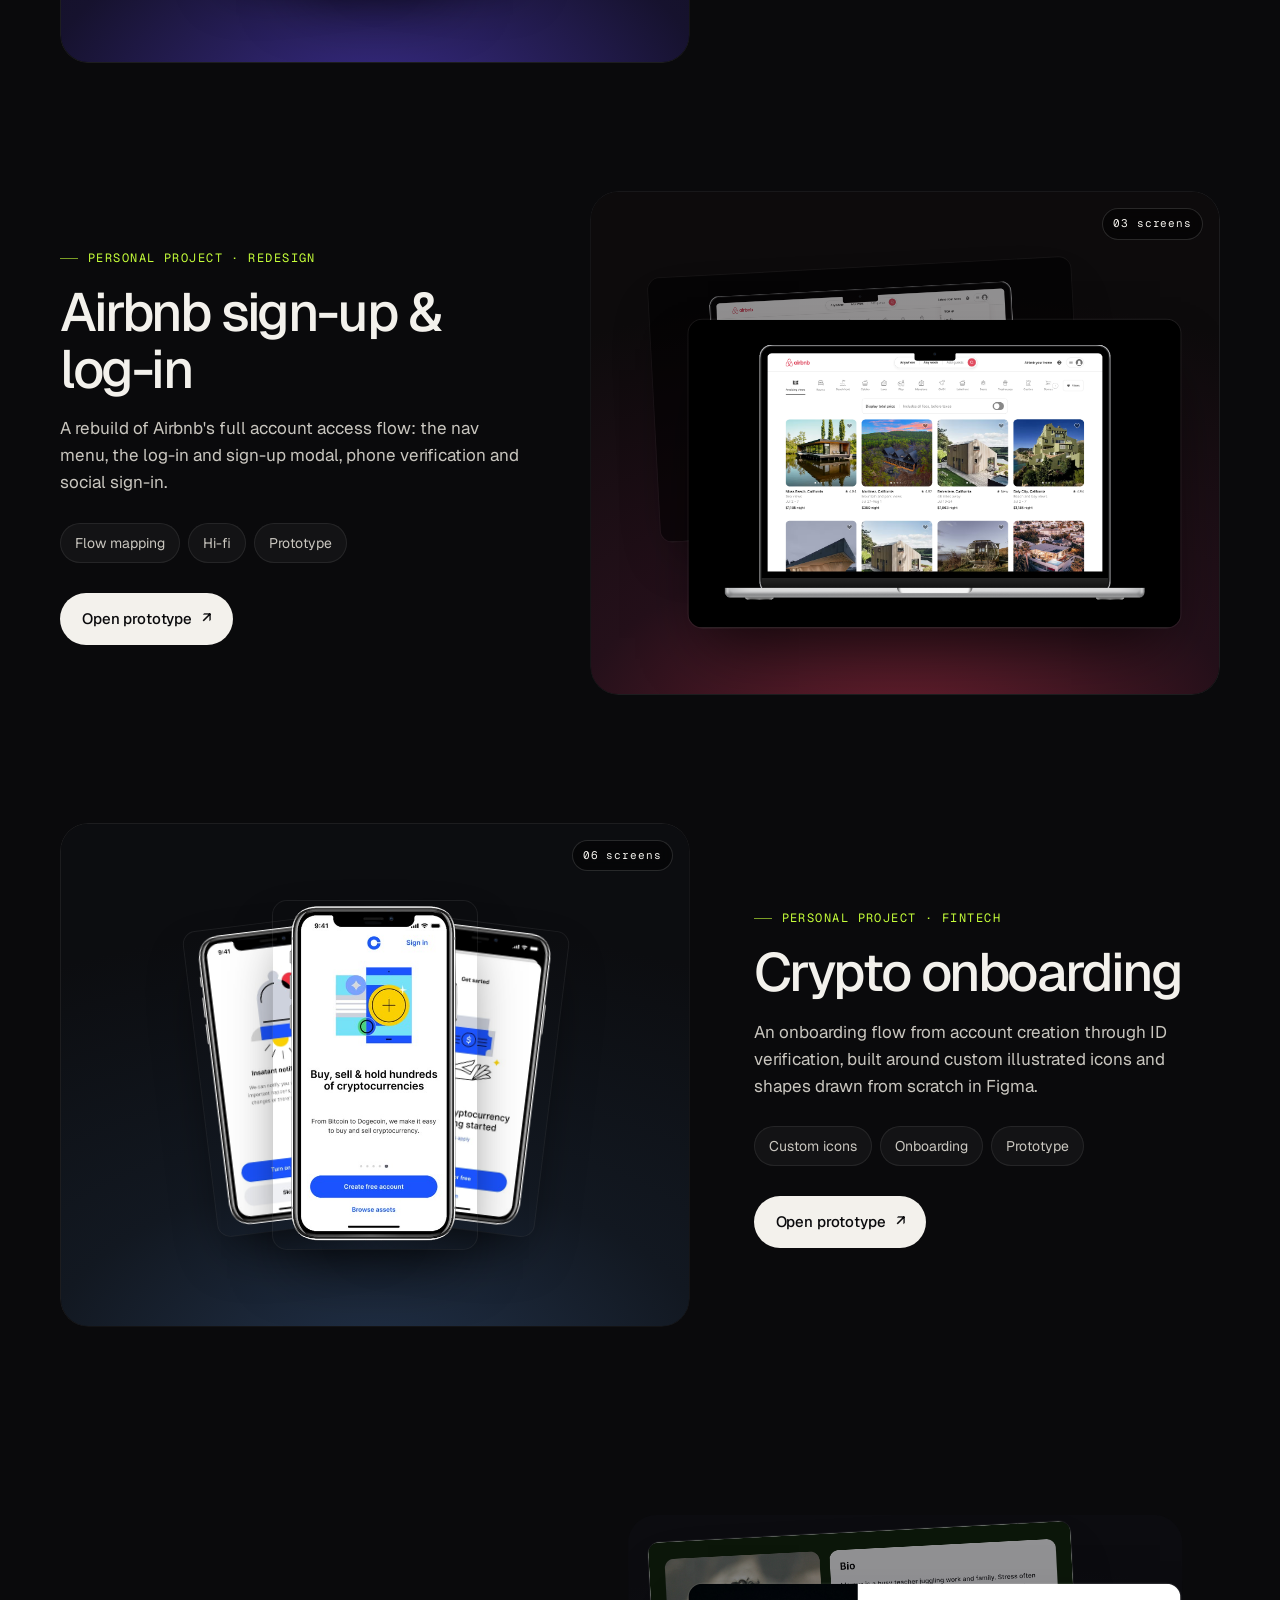
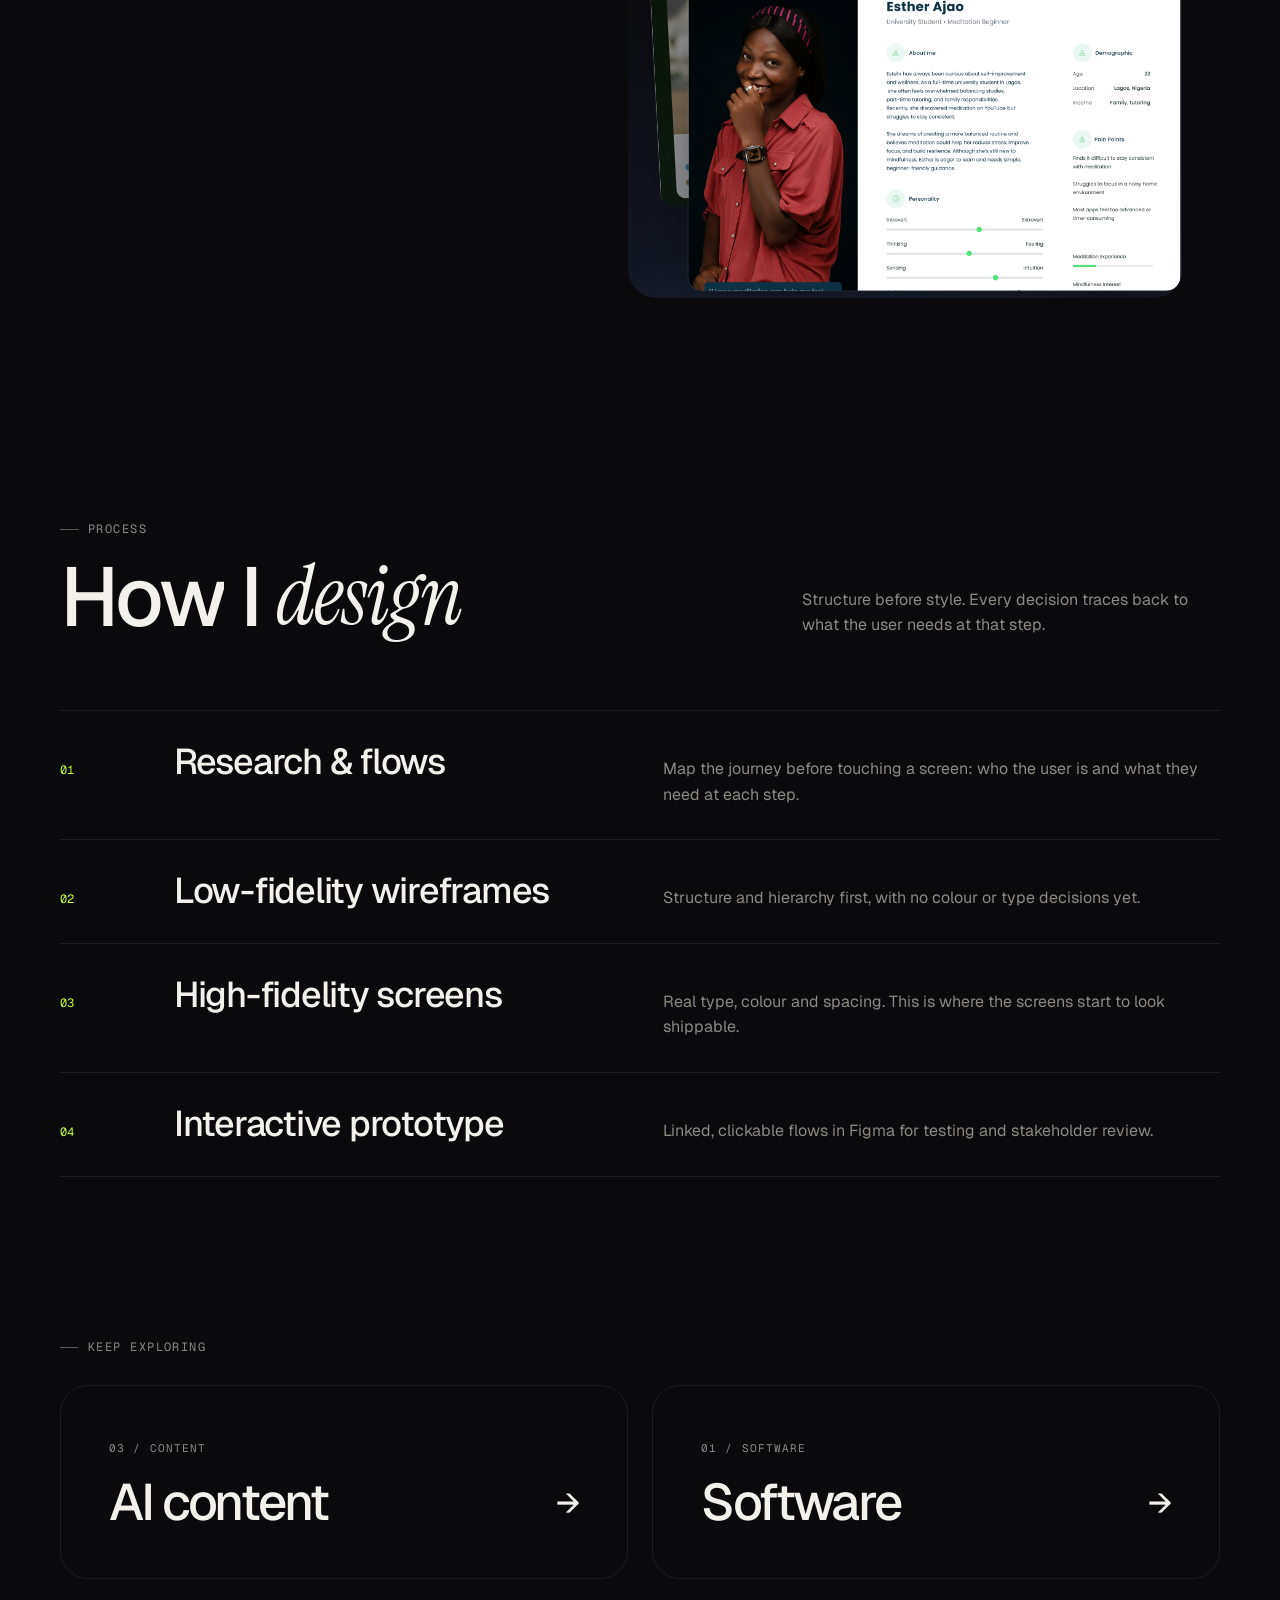
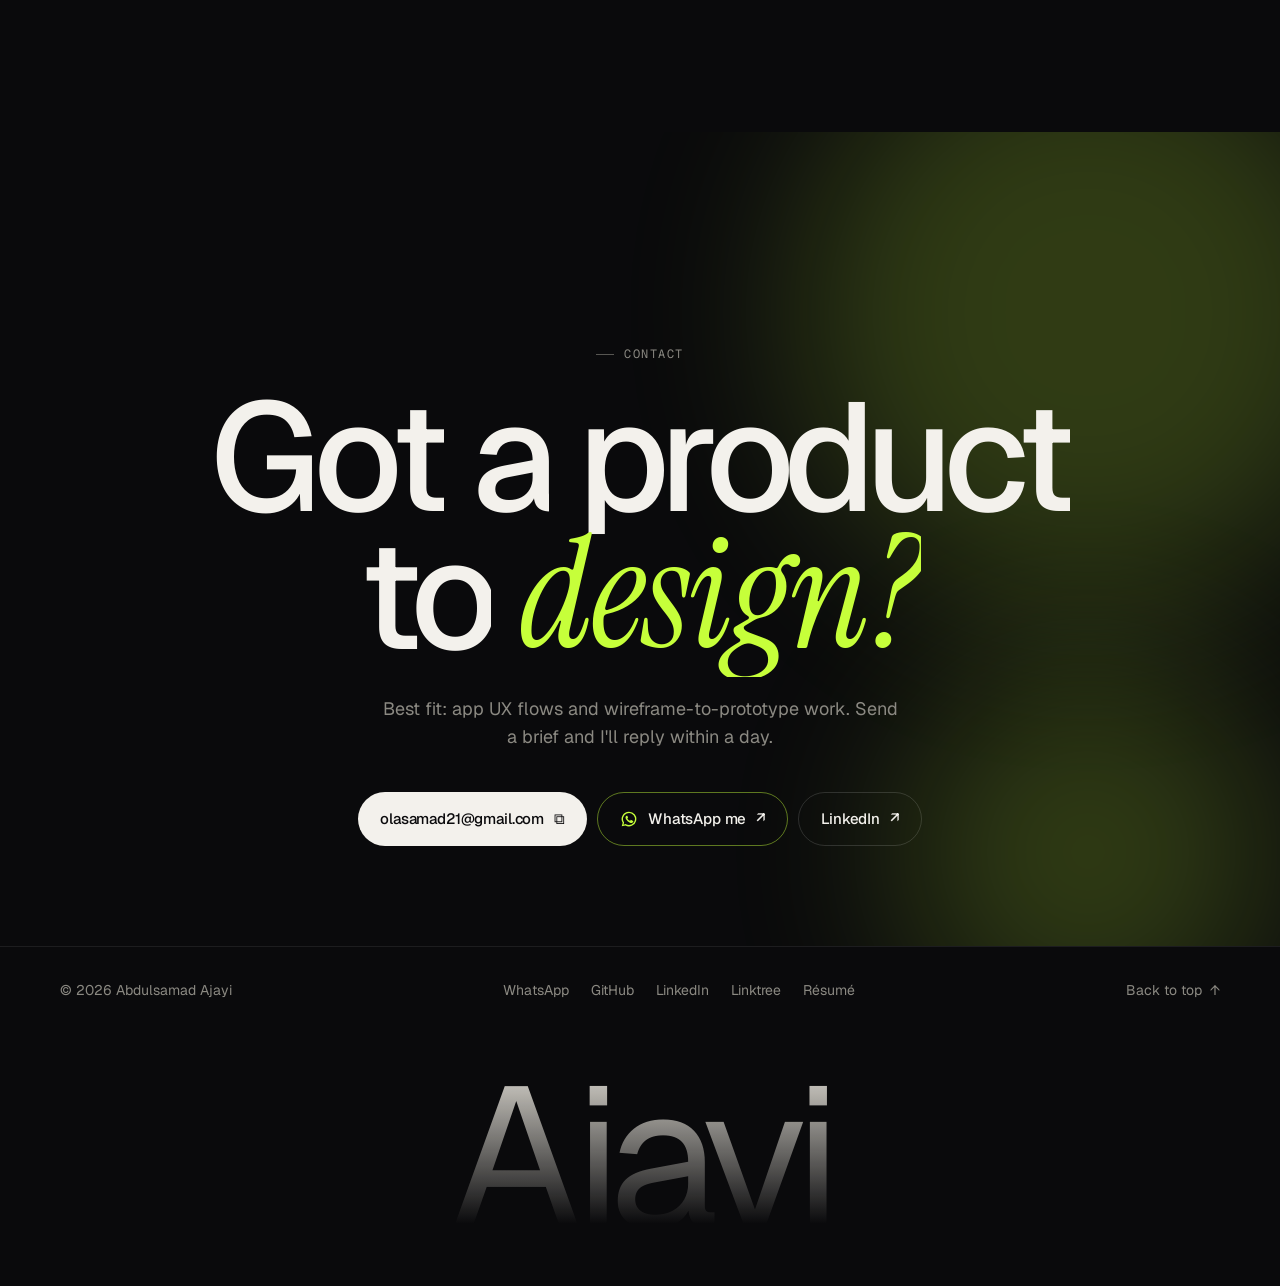
<file: uiux-portfolio.html>
<!DOCTYPE html>
<html lang="en">
<head>
<meta charset="UTF-8">
<meta name="viewport" content="width=device-width, initial-scale=1.0">
<title>Design · Abdulsamad Ajayi</title>
<meta name="description" content="UI/UX design work by Abdulsamad Ajayi: product interfaces in Figma, from research and wireframes to interactive prototypes.">
<meta property="og:type" content="website">
<meta property="og:site_name" content="Abdulsamad Ajayi">
<meta property="og:title" content="Design · Abdulsamad Ajayi">
<meta property="og:description" content="UI/UX design work by Abdulsamad Ajayi: product interfaces in Figma, from research and wireframes to interactive prototypes.">
<meta property="og:url" content="https://olasamad21.github.io/portfolio/uiux-portfolio.html">
<meta property="og:image" content="https://olasamad21.github.io/portfolio/img/og/og-home.jpg">
<meta property="og:image:width" content="1200">
<meta property="og:image:height" content="630">
<meta property="og:image:alt" content="Abdulsamad Ajayi: developer and product designer, with three app screens">
<meta name="twitter:card" content="summary_large_image">
<meta name="twitter:title" content="Design · Abdulsamad Ajayi">
<meta name="twitter:description" content="UI/UX design work by Abdulsamad Ajayi: product interfaces in Figma, from research and wireframes to interactive prototypes.">
<meta name="twitter:image" content="https://olasamad21.github.io/portfolio/img/og/og-home.jpg">
<link rel="canonical" href="https://olasamad21.github.io/portfolio/uiux-portfolio.html">
<meta name="theme-color" content="#0A0A0C">
<link rel="icon" href="data:image/svg+xml,<svg xmlns=%22http://www.w3.org/2000/svg%22 viewBox=%220 0 100 100%22><defs><linearGradient id=%22g%22 x1=%220%22 x2=%221%22><stop offset=%220%22 stop-color=%22%23C6FF3A%22/><stop offset=%22.5%22 stop-color=%22%23E6FF9C%22/><stop offset=%221%22 stop-color=%22%23C6FF3A%22/></linearGradient></defs><circle cx=%2250%22 cy=%2250%22 r=%2250%22 fill=%22url(%23g)%22/><text x=%2250%22 y=%2254%22 font-family=%22Georgia,serif%22 font-style=%22italic%22 font-size=%2258%22 fill=%22%230A0A0C%22 dominant-baseline=%22middle%22 text-anchor=%22middle%22>a</text></svg>">
<link rel="preconnect" href="https://fonts.googleapis.com">
<link rel="preconnect" href="https://fonts.gstatic.com" crossorigin>
<link href="https://fonts.googleapis.com/css2?family=Geist:wght@300..700&family=Geist+Mono:wght@400;500&family=Instrument+Serif:ital@0;1&display=swap" rel="stylesheet">
<link rel="stylesheet" href="assets/css/site.css?v=c3ac4c5fcb">
<script>document.documentElement.classList.add('js')</script>
</head>
<body class="t-design">
<div class="curtain" aria-hidden="true"><span>Design</span></div>
<div class="progress" aria-hidden="true"></div>

<header class="nav">
  <div class="wrap">
    <div class="nav-inner">
      <a class="brand" href="index.html" aria-label="Abdulsamad Ajayi, home"><span class="brand-mark">a</span>Abdulsamad Ajayi</a>
      <ul class="nav-links">
        <li><a href="index.html#work">Work</a></li>
        <li><a href="dev-portfolio.html">Software</a></li>
        <li><a href="uiux-portfolio.html" class="active">Design</a></li>
        <li><a href="ugc-portfolio.html">Content</a></li>
      </ul>
      <div class="nav-cta">
        <a class="btn sm" href="#contact" data-magnetic=".25">Let's talk <span class="arr">→</span></a>
        <button class="burger" aria-label="Open menu" aria-expanded="false" aria-controls="menu"><span></span><span></span></button>
      </div>
    </div>
  </div>
</header>
<nav class="menu" id="menu" aria-label="Mobile">
  <a href="index.html"><span>Home<small>01</small></span></a>
  <a href="dev-portfolio.html"><span>Software<small>02</small></span></a>
  <a href="uiux-portfolio.html"><span>Design<small>03</small></span></a>
  <a href="ugc-portfolio.html"><span>Content<small>04</small></span></a>
  <a href="#contact"><span>Contact<small>05</small></span></a>
  <div class="menu-foot">
    <a href="mailto:olasamad21@gmail.com">olasamad21@gmail.com</a>
    <a href="https://wa.me/2348139004903?text=Hi%20Abdulsamad%2C%20I%20saw%20your%20portfolio%20and%20I%E2%80%99d%20like%20to%20talk%20about%20a%20project." target="_blank" rel="noopener">WhatsApp ↗</a>
    <a href="https://www.linkedin.com/in/ajayi-abdulsamad-b4757b307" target="_blank" rel="noopener">LinkedIn ↗</a>
    <a href="Ajayi_Abdulsamad_CV.pdf" target="_blank">Résumé ↗</a>
  </div>
</nav>

<main>
  <section class="hero short">
    <div class="orbs" aria-hidden="true"><div class="orb o1"></div><div class="orb o2"></div></div>
    <div class="grid-bg" aria-hidden="true"></div>
    <div class="wrap">
      <div class="hero-top">
        <span class="eyebrow" data-reveal style="--d:.5s">02 / UI/UX design</span>
        <span class="status" data-reveal style="--d:.6s"><span class="pulse"></span>Open to design briefs</span>
      </div>
      <h1 data-split style="--d:.55s">Interfaces that<br><span class="serif accent">feel obvious.</span></h1>
      <div class="hero-bottom">
        <p class="hero-lede" data-reveal style="--d:.9s">I design product interfaces in Figma, from user research and flows to wireframes and clickable, high-fidelity prototypes.</p>
        <div class="hero-actions" data-reveal style="--d:1s">
          <a class="btn" href="#work" data-magnetic=".2">See case studies <span class="arr">→</span></a>
        </div>
      </div>
    </div>
  </section>

  <div class="marquee" aria-hidden="true">
    <div class="marquee-track"><span>User research</span><span>Personas</span><span>User flows</span><span>Wireframes</span><span>Hi-fi screens</span><span>Prototyping</span><span>Iconography</span><span>Figma</span></div>
    <div class="marquee-track"><span>User research</span><span>Personas</span><span>User flows</span><span>Wireframes</span><span>Hi-fi screens</span><span>Prototyping</span><span>Iconography</span><span>Figma</span></div>
  </div>

  <section class="sec" id="work">
    <div class="wrap">
      <div class="sec-head">
        <div>
          <span class="eyebrow" data-reveal>Case studies</span>
          <h2 data-split>Selected <span class="serif">design</span> work</h2>
        </div>
        <p data-reveal>Click any preview to flip through the screens. Every project links to its live Figma prototype.</p>
      </div>

      <div class="cases">
        <!-- Routify -->
        <article class="case" id="routify">
          <div class="case-media" data-reveal="clip" data-cursor="Open" role="button" tabindex="0" aria-label="Open Routify screens" data-gallery="img/routify-01.png,img/routify-02.png,img/routify-03.png" data-alt="Routify app screen">
            <div class="stage violet">
              <div class="fan">
                <div class="shot"><img src="img/routify-02.png" alt="" loading="lazy"></div>
                <div class="shot"><img src="img/routify-01.png" alt="Routify home screen" loading="lazy"></div>
                <div class="shot"><img src="img/routify-03.png" alt="" loading="lazy"></div>
              </div>
            </div>
            <span class="count">03 screens</span>
          </div>
          <div class="case-body" data-reveal>
            <span class="eyebrow">Team project · Transit</span>
            <h3>Routify</h3>
            <p>A public transport app that guides commuters step by step between checkpoints, from route search to comparing suggested routes. I owned the wireframes, low- and high-fidelity screens, and the prototype.</p>
            <div class="chips"><span>Wireframes</span><span>Lo-fi</span><span>Hi-fi</span><span>Prototype</span></div>
            <a class="btn" href="https://www.figma.com/proto/aGllv8iaqjU8xrNq9KmfmX/UI-UX-Adv-Project-2?page-id=1%3A6&node-id=849-3281&viewport=257%2C-120%2C0.04&t=xgnl40tJbZj2OTXG-1&scaling=scale-down&content-scaling=fixed&starting-point-node-id=665%3A3427" target="_blank" rel="noopener" data-magnetic=".2">Open prototype <span class="arr">↗</span></a>
          </div>
        </article>

        <!-- Airbnb -->
        <article class="case" id="airbnb">
          <div class="case-media" data-reveal="clip" data-cursor="Open" role="button" tabindex="0" aria-label="Open Airbnb redesign screens" data-gallery="img/airbnb-01.png,img/airbnb-02.png,img/airbnb-03.png" data-alt="Airbnb sign-up redesign screen">
            <div class="stage coral" style="background:radial-gradient(120% 90% at 50% 110%,#6B1F2E 0%,#24101A 45%,#0D0B0C 100%)">
              <div class="fan">
                <div class="shot landscape" style="transform:translate(-8%,-14%) rotate(-3deg) scale(.86);opacity:.55"><img src="img/airbnb-02.png" alt="" loading="lazy"></div>
                <div class="shot landscape" style="position:absolute;z-index:2;transform:translate(6%,10%)"><img src="img/airbnb-01.png" alt="Airbnb browse screen" loading="lazy"></div>
              </div>
            </div>
            <span class="count">03 screens</span>
          </div>
          <div class="case-body" data-reveal>
            <span class="eyebrow">Personal project · Redesign</span>
            <h3>Airbnb sign-up &amp; log-in</h3>
            <p>A rebuild of Airbnb's full account access flow: the nav menu, the log-in and sign-up modal, phone verification and social sign-in.</p>
            <div class="chips"><span>Flow mapping</span><span>Hi-fi</span><span>Prototype</span></div>
            <a class="btn" href="https://www.figma.com/proto/buiRWXAzaf9wipjqgUMpqA/Airbnb?node-id=6-245&p=f&viewport=47%2C330%2C0.02&t=cFAPhdP0GZmgIqkf-1&scaling=scale-down&content-scaling=fixed&page-id=0%3A1" target="_blank" rel="noopener" data-magnetic=".2">Open prototype <span class="arr">↗</span></a>
          </div>
        </article>

        <!-- Crypto -->
        <article class="case" id="crypto">
          <div class="case-media" data-reveal="clip" data-cursor="Open" role="button" tabindex="0" aria-label="Open crypto onboarding screens" data-gallery="img/crypto-01.png,img/crypto-02.png,img/crypto-03.png,img/crypto-04.png,img/crypto-05.png,img/crypto-06.png" data-alt="Crypto onboarding screen">
            <div class="stage steel">
              <div class="fan">
                <div class="shot"><img src="img/crypto-01.png" alt="" loading="lazy"></div>
                <div class="shot"><img src="img/crypto-04.png" alt="Crypto app screen with a custom illustrated icon" loading="lazy"></div>
                <div class="shot"><img src="img/crypto-05.png" alt="" loading="lazy"></div>
              </div>
            </div>
            <span class="count">06 screens</span>
          </div>
          <div class="case-body" data-reveal>
            <span class="eyebrow">Personal project · Fintech</span>
            <h3>Crypto onboarding</h3>
            <p>An onboarding flow from account creation through ID verification, built around custom illustrated icons and shapes drawn from scratch in Figma.</p>
            <div class="chips"><span>Custom icons</span><span>Onboarding</span><span>Prototype</span></div>
            <a class="btn" href="https://www.figma.com/proto/FM3D9U2x6P1bkoytt0JGCn/redesign?node-id=28-243&page-id=0%3A1&starting-point-node-id=13%3A94&scaling=contain&content-scaling=fixed&t=ZlLaaDxxhZxMd1UZ-1" target="_blank" rel="noopener" data-magnetic=".2">Open prototype <span class="arr">↗</span></a>
          </div>
        </article>

        <!-- Personas -->
        <article class="case" id="personas">
          <div class="case-media" data-reveal="clip" data-cursor="Open" role="button" tabindex="0" aria-label="Open meditation app personas" data-gallery="img/persona-esther.png,img/persona-marcus.png,img/persona-amira.png" data-alt="Meditation app user persona">
            <div class="stage olive" style="background:radial-gradient(120% 90% at 50% 110%,#2D3D5E 0%,#141824 45%,#0C0C10 100%)">
              <div class="fan">
                <div class="shot landscape" style="transform:translate(-8%,-14%) rotate(-3deg) scale(.86);opacity:.55"><img src="img/persona-marcus.png" alt="" loading="lazy"></div>
                <div class="shot landscape" style="position:absolute;z-index:2;transform:translate(6%,10%)"><img src="img/persona-esther.png" alt="Persona card for Esther, a meditation app user" loading="lazy"></div>
              </div>
            </div>
            <span class="count">03 personas</span>
          </div>
          <div class="case-body" data-reveal>
            <span class="eyebrow">Research · Wellness</span>
            <h3>Meditation app personas</h3>
            <p>Three user personas that turn research into goals, needs and pain points, giving the design a clear direction before any screens exist.</p>
            <div class="chips"><span>User research</span><span>Personas</span><span>Synthesis</span></div>
            <a class="btn" href="https://www.figma.com/proto/rq3hVO1kbIvwVlKB9S8xCc/personas?node-id=44-10&page-id=0%3A1&scaling=contain&content-scaling=fixed&t=8WbDs3Gc1ByxUiEA-1" target="_blank" rel="noopener" data-magnetic=".2">Open in Figma <span class="arr">↗</span></a>
          </div>
        </article>
      </div>
    </div>
  </section>

  <!-- Process -->
  <section class="sec" style="padding-top:0">
    <div class="wrap">
      <div class="sec-head">
        <div>
          <span class="eyebrow" data-reveal>Process</span>
          <h2 data-split>How I <span class="serif">design</span></h2>
        </div>
        <p data-reveal>Structure before style. Every decision traces back to what the user needs at that step.</p>
      </div>
      <div class="rows">
        <div class="row" data-reveal><span class="n">01</span><h4>Research &amp; flows</h4><p>Map the journey before touching a screen: who the user is and what they need at each step.</p></div>
        <div class="row" data-reveal><span class="n">02</span><h4>Low-fidelity wireframes</h4><p>Structure and hierarchy first, with no colour or type decisions yet.</p></div>
        <div class="row" data-reveal><span class="n">03</span><h4>High-fidelity screens</h4><p>Real type, colour and spacing. This is where the screens start to look shippable.</p></div>
        <div class="row" data-reveal><span class="n">04</span><h4>Interactive prototype</h4><p>Linked, clickable flows in Figma for testing and stakeholder review.</p></div>
      </div>
    </div>
  </section>

  <section class="sec" style="padding-top:0">
    <div class="wrap">
      <span class="eyebrow" data-reveal>Keep exploring</span>
      <div class="next-page" style="margin-top:28px">
        <a class="np" href="ugc-portfolio.html" style="--c:var(--ugc)" data-reveal><small>03 / Content</small><h3>AI content <span>→</span></h3></a>
        <a class="np" href="dev-portfolio.html" style="--c:var(--dev);--d:.1s" data-reveal><small>01 / Software</small><h3>Software <span>→</span></h3></a>
      </div>
    </div>
  </section>
</main>

<footer id="contact">
  <section class="cta">
    <div class="orbs" aria-hidden="true"><div class="orb o1"></div><div class="orb o3"></div></div>
    <div class="wrap">
      <span class="eyebrow" data-reveal>Contact</span>
      <h2 data-split style="margin-top:24px">Got a product<br>to <span class="serif accent">design?</span></h2>
      <p data-reveal>Best fit: app UX flows and wireframe-to-prototype work. Send a brief and I'll reply within a day.</p>
      <div class="cta-actions" data-reveal>
        <a class="btn copy-mail" href="mailto:olasamad21@gmail.com" data-copy="olasamad21@gmail.com" data-magnetic=".2">olasamad21@gmail.com <span class="arr">⧉</span><span class="done">Copied to clipboard ✓</span></a>
        <a class="btn wa" href="https://wa.me/2348139004903?text=Hi%20Abdulsamad%2C%20I%20saw%20your%20portfolio%20and%20I%E2%80%99d%20like%20to%20talk%20about%20a%20project." target="_blank" rel="noopener" data-magnetic=".2"><svg class="wa-ic" viewBox="0 0 24 24" fill="currentColor" aria-hidden="true"><path d="M12 2.2a9.8 9.8 0 0 0-8.4 14.9L2.3 21.8l4.8-1.3A9.8 9.8 0 1 0 12 2.2zm0 17.8a8 8 0 0 1-4.1-1.1l-.3-.2-2.9.8.8-2.8-.2-.3A8 8 0 1 1 12 20zm4.4-6c-.2-.1-1.4-.7-1.6-.8-.2-.1-.4-.1-.5.1l-.7.9c-.1.2-.3.2-.5.1a6.5 6.5 0 0 1-3.2-2.8c-.2-.4.2-.4.7-1.3.1-.1 0-.3 0-.4l-.7-1.7c-.2-.5-.4-.4-.5-.4h-.5a.9.9 0 0 0-.7.3 2.8 2.8 0 0 0-.9 2.1 5 5 0 0 0 1 2.6 11.3 11.3 0 0 0 4.4 3.9c1.6.7 2.3.8 3.1.6a2.6 2.6 0 0 0 1.7-1.2 2.1 2.1 0 0 0 .2-1.2c-.1-.1-.2-.2-.4-.3z"/></svg>WhatsApp me <span class="arr">↗</span></a>
        <a class="btn ghost" href="https://www.linkedin.com/in/ajayi-abdulsamad-b4757b307" target="_blank" rel="noopener" data-magnetic=".2">LinkedIn <span class="arr">↗</span></a>
      </div>
    </div>
  </section>
  <div class="footer">
    <div class="wrap">
      <div class="footer-row">
        <span>© <span data-year>2026</span> Abdulsamad Ajayi</span>
        <div class="footer-links">
          <a class="link-u" href="https://wa.me/2348139004903?text=Hi%20Abdulsamad%2C%20I%20saw%20your%20portfolio%20and%20I%E2%80%99d%20like%20to%20talk%20about%20a%20project." target="_blank" rel="noopener">WhatsApp</a>
          <a class="link-u" href="https://github.com/olasamad21" target="_blank" rel="noopener">GitHub</a>
          <a class="link-u" href="https://www.linkedin.com/in/ajayi-abdulsamad-b4757b307" target="_blank" rel="noopener">LinkedIn</a>
          <a class="link-u" href="https://linktr.ee/olasamad21" target="_blank" rel="noopener">Linktree</a>
          <a class="link-u" href="Ajayi_Abdulsamad_CV.pdf" target="_blank">Résumé</a>
        </div>
        <a class="to-top" href="#top" onclick="window.scrollTo({top:0,behavior:'smooth'});return false;">Back to top <i>↑</i></a>
      </div>
      <div class="big-name" aria-hidden="true">Ajayi</div>
    </div>
  </div>
</footer>

<div class="lightbox" role="dialog" aria-modal="true" aria-label="Screen viewer">
  <div class="lb-stage"><img alt=""></div>
  <button class="lb-btn lb-close" aria-label="Close">✕</button>
  <button class="lb-btn lb-prev" aria-label="Previous">←</button>
  <button class="lb-btn lb-next" aria-label="Next">→</button>
  <span class="lb-count"></span>
</div>

<script src="assets/js/site.js?v=ee7eced8a7"></script>
</body>
</html>
</file>
<file: assets/css/site.css>
/* =========================================================
   Abdulsamad Ajayi — Portfolio design system
   ========================================================= */
:root{
  --bg:#0A0A0C;
  --bg-2:#0F0F12;
  --surface:#141418;
  --surface-2:#1A1A1F;
  --line:rgba(255,255,255,.08);
  --line-2:rgba(255,255,255,.14);
  --ink:#F3F1EC;
  --ink-2:#C9C6BF;
  --soft:#8B8982;
  --dim:#5D5B56;

  /* Two quiet colours (near-black + bone white) and ONE loud one: electric lime. */
  --lime:#C6FF3A;
  --lime-2:#E6FF9C;
  --olive:#2E3A10;
  --dev:var(--lime);
  --design:var(--lime);
  --ugc:var(--lime);
  --accent:var(--lime);

  --grad:linear-gradient(100deg,var(--lime) 0%,var(--lime-2) 50%,var(--lime) 100%);

  --serif:'Instrument Serif',Georgia,serif;
  --sans:'Geist','Inter',system-ui,-apple-system,sans-serif;
  --mono:'Geist Mono',ui-monospace,SFMono-Regular,Menlo,monospace;

  --r-sm:10px; --r:18px; --r-lg:28px;
  --ease:cubic-bezier(.16,1,.3,1);
  --ease-io:cubic-bezier(.65,0,.35,1);
  --wrap:1240px;
  --gutter:clamp(16px,4vw,40px);
}
body.t-dev{ --accent:var(--dev); }
body.t-design{ --accent:var(--design); }
body.t-ugc{ --accent:var(--ugc); }

*,*::before,*::after{ box-sizing:border-box; }
html{ -webkit-text-size-adjust:100%; }
html,body{ overflow-x:clip; }
body{
  margin:0; background:var(--bg); color:var(--ink);
  font-family:var(--sans); font-size:16px; line-height:1.6;
  -webkit-font-smoothing:antialiased; text-rendering:optimizeLegibility;
}
img,video{ display:block; max-width:100%; }
a{ color:inherit; text-decoration:none; }
button{ font:inherit; color:inherit; background:none; border:0; cursor:pointer; padding:0; }
::selection{ background:var(--accent); color:#0A0A0C; }
:focus-visible{ outline:2px solid var(--accent); outline-offset:3px; border-radius:6px; }
h1,h2,h3,h4{ margin:0; font-weight:500; letter-spacing:-.025em; line-height:1.05; }
p{ margin:0; }

/* film grain */
body::after{
  content:""; position:fixed; inset:-50%; z-index:200; pointer-events:none; opacity:.05;
  background-image:url("data:image/svg+xml,%3Csvg xmlns='http://www.w3.org/2000/svg' width='160' height='160'%3E%3Cfilter id='n'%3E%3CfeTurbulence type='fractalNoise' baseFrequency='.9' numOctaves='3' stitchTiles='stitch'/%3E%3C/filter%3E%3Crect width='100%25' height='100%25' filter='url(%23n)'/%3E%3C/svg%3E");
  animation:grain 1.2s steps(6) infinite;
}
@keyframes grain{
  0%{transform:translate(0,0)} 20%{transform:translate(-3%,2%)} 40%{transform:translate(2%,-3%)}
  60%{transform:translate(-2%,-1%)} 80%{transform:translate(3%,3%)} 100%{transform:translate(0,0)}
}

.wrap{ width:100%; max-width:var(--wrap); margin:0 auto; padding:0 var(--gutter); }
.serif{ font-family:var(--serif); font-style:italic; font-weight:400; letter-spacing:-.01em; }
.mono{ font-family:var(--mono); }
.grad-text{ background:var(--grad); -webkit-background-clip:text; background-clip:text; color:transparent; background-size:200% 100%; animation:gradShift 8s var(--ease-io) infinite alternate; }
@keyframes gradShift{ to{ background-position:100% 0; } }
.accent{ color:var(--accent); }

.eyebrow{
  display:inline-flex; align-items:center; gap:10px;
  font-family:var(--mono); font-size:12px; letter-spacing:.12em; text-transform:uppercase; color:var(--soft);
}
.eyebrow::before{ content:""; width:18px; height:1px; background:currentColor; opacity:.6; }

/* ---------- scroll progress ---------- */
.progress{ position:fixed; top:0; left:0; right:0; height:2px; z-index:120; transform-origin:0 50%; transform:scaleX(0); background:var(--grad); }

/* ---------- page transition curtain ---------- */
.curtain{
  position:fixed; inset:0; z-index:150; background:var(--bg); pointer-events:none;
  display:grid; place-items:center;
  animation:curtainOut .9s var(--ease) .15s both;
}
.curtain span{ font-family:var(--serif); font-style:italic; font-size:clamp(40px,8vw,90px); color:var(--ink); opacity:0; animation:curtainWord .9s var(--ease) both; }
@keyframes curtainOut{ to{ clip-path:inset(0 0 100% 0); } }
@keyframes curtainWord{ 0%{opacity:0; transform:translateY(20px);} 40%{opacity:1; transform:none;} 100%{opacity:0;} }
.curtain.leave{ animation:curtainIn .55s var(--ease-io) both; clip-path:inset(100% 0 0 0); }
.curtain.leave span{ display:none; }
@keyframes curtainIn{ from{ clip-path:inset(100% 0 0 0);} to{ clip-path:inset(0 0 0 0);} }

/* ---------- custom cursor (fine pointers only) ---------- */
.cursor,.cursor-dot{ position:fixed; top:0; left:0; z-index:180; pointer-events:none; border-radius:50%; display:none; }
@media (hover:hover) and (pointer:fine){
  .has-cursor .cursor-dot{ display:block; }
  .has-cursor .cursor{ display:grid; }
}
.cursor{
  width:36px; height:36px; margin:-18px 0 0 -18px; border:1px solid rgba(255,255,255,.35);
  place-items:center; text-align:center;
  transition:width .45s var(--ease),height .45s var(--ease),margin .45s var(--ease),background-color .35s var(--ease),border-color .35s,opacity .3s;
  font-family:var(--mono); font-size:10.5px; font-weight:500; letter-spacing:.08em; text-transform:uppercase; color:#0A0A0C;
}
.cursor-dot{ width:5px; height:5px; margin:-2.5px 0 0 -2.5px; background:var(--ink); transition:opacity .3s; }
.cursor .lbl{ white-space:nowrap; line-height:1; opacity:0; transform:scale(.6); transition:.35s var(--ease); }
/* plain text links: a clean ring, no blur */
.cursor.is-link{ width:52px; height:52px; margin:-26px 0 0 -26px; border-color:rgba(255,255,255,.55); }
/* buttons: cursor steps aside, the button itself magnifies */
.cursor.is-btn{ width:8px; height:8px; margin:-4px 0 0 -4px; opacity:0; }
.cursor.is-view{ width:96px; height:96px; margin:-48px 0 0 -48px; background:var(--ink); border-color:transparent; }
.cursor.is-view .lbl{ opacity:1; transform:none; }
.cursor.is-hidden{ opacity:0; }

/* ---------- nav ---------- */
.nav{
  position:fixed; top:14px; left:0; right:0; z-index:100;
  transition:transform .6s var(--ease);
}
.nav.hide{ transform:translateY(-120%); }
.nav-inner{
  display:flex; align-items:center; justify-content:space-between; gap:16px;
  padding:10px 10px 10px 20px; border-radius:100px;
  background:rgba(16,16,19,.6); border:1px solid var(--line);
  backdrop-filter:blur(18px) saturate(140%); -webkit-backdrop-filter:blur(18px) saturate(140%);
}
.brand{ display:flex; align-items:center; gap:10px; font-weight:500; font-size:15px; letter-spacing:-.01em; white-space:nowrap; }
.brand-mark{
  width:28px; height:28px; border-radius:50%; background:var(--grad); background-size:200% 200%;
  display:grid; place-items:center; color:#0A0A0C; font-family:var(--serif); font-style:italic; font-size:16px;
  animation:gradShift 6s var(--ease-io) infinite alternate; transition:transform .6s var(--ease);
}
.brand:hover .brand-mark{ transform:rotate(-180deg); }
.nav-links{ display:flex; gap:2px; list-style:none; margin:0; padding:0; }
.nav-links a{
  position:relative; display:block; padding:8px 14px; border-radius:100px; font-size:14px; color:var(--ink-2);
  transition:color .3s, background-color .3s;
}
.nav-links a:hover{ color:var(--ink); background:rgba(255,255,255,.06); }
.nav-links a.active{ color:var(--ink); }
.nav-links a.active::after{ content:""; position:absolute; left:50%; bottom:3px; width:4px; height:4px; margin-left:-2px; border-radius:50%; background:var(--accent); }
.nav-cta{ display:flex; align-items:center; gap:8px; }
.burger{ display:none; width:42px; height:42px; border-radius:50%; background:rgba(255,255,255,.06); position:relative; }
.burger span{ position:absolute; left:13px; right:13px; height:1.5px; background:var(--ink); transition:transform .5s var(--ease), top .5s var(--ease); }
.burger span:nth-child(1){ top:17px; } .burger span:nth-child(2){ top:24px; }
.burger[aria-expanded="true"] span:nth-child(1){ top:20.5px; transform:rotate(45deg); }
.burger[aria-expanded="true"] span:nth-child(2){ top:20.5px; transform:rotate(-45deg); }

.menu{
  position:fixed; inset:0; z-index:90; background:var(--bg);
  display:flex; flex-direction:column; justify-content:center; padding:100px var(--gutter) 40px;
  /* grows from the burger button; no backdrop blur, which made phones flicker mid-animation */
  clip-path:circle(20px at calc(100% - 43px) 41px); visibility:hidden; will-change:clip-path;
  transition:clip-path .65s var(--ease-io), visibility 0s linear .65s;
}
.menu.open{ clip-path:circle(160vmax at calc(100% - 43px) 41px); visibility:visible; transition:clip-path .65s var(--ease-io), visibility 0s; }
.menu > a{ display:block; font-size:clamp(40px,11vw,64px); line-height:1.15; letter-spacing:-.03em; padding:4px 0; overflow:hidden; }
.menu > a span{ display:inline-block; transform:translateY(110%); transition:transform .8s var(--ease); }
.menu.open > a span{ transform:none; }
.menu > a:nth-child(2) span{ transition-delay:.05s } .menu > a:nth-child(3) span{ transition-delay:.1s }
.menu > a:nth-child(4) span{ transition-delay:.15s } .menu > a:nth-child(5) span{ transition-delay:.2s }
.menu > a small{ font-family:var(--mono); font-size:12px; color:var(--soft); margin-left:10px; letter-spacing:.1em; vertical-align:middle; }
.menu-foot{ margin-top:40px; display:flex; flex-wrap:wrap; gap:18px; font-size:14px; color:var(--soft); }

@media (max-width:860px){
  .nav-links,.nav-cta .btn{ display:none; }
  .burger{ display:block; }
  .nav-inner{ padding:6px 6px 6px 16px; }
}

/* ---------- buttons ---------- */
.btn{
  --b-bg:var(--ink); --b-fg:#0A0A0C;
  position:relative; display:inline-flex; align-items:center; gap:10px; overflow:hidden; isolation:isolate;
  padding:14px 22px; border-radius:100px; background:var(--b-bg); color:var(--b-fg);
  font-size:15px; font-weight:500; letter-spacing:-.01em; white-space:nowrap;
  transition:transform .5s var(--ease), color .4s;
}
.btn::before{
  content:""; position:absolute; inset:0; z-index:-1; border-radius:inherit; background:var(--accent);
  transform:translateY(101%); transition:transform .55s var(--ease);
}
body:not(.t-dev):not(.t-design):not(.t-ugc) .btn::before{ background:var(--grad); }
.btn:hover::before{ transform:none; }
.btn .arr{ display:inline-block; transition:transform .5s var(--ease); }
.btn:hover .arr{ transform:translateX(4px) rotate(-45deg); }
.btn.sm{ padding:10px 16px; font-size:14px; }
.btn.ghost{ --b-bg:transparent; --b-fg:var(--ink); border:1px solid var(--line-2); }
.btn.ghost:hover{ color:#0A0A0C; }
.btn.ghost::before{ background:var(--ink) !important; }
/* magnify: the button grows under the pointer, with a soft lens highlight that tracks it */
.btn::after{
  content:""; position:absolute; inset:0; z-index:-1; border-radius:inherit; pointer-events:none;
  background:radial-gradient(circle 52px at var(--mx,50%) var(--my,50%),rgba(255,255,255,.45),rgba(255,255,255,.12) 45%,transparent 72%);
  opacity:0; transition:opacity .4s var(--ease);
}
.has-cursor .btn:hover::after{ opacity:1; }
.has-cursor .btn:not([data-magnetic]):hover{ transform:scale(1.06); }

.link-u{ position:relative; display:inline-block; }
.link-u::after{ content:""; position:absolute; left:0; right:0; bottom:-2px; height:1px; background:currentColor; transform:scaleX(0); transform-origin:right; transition:transform .5s var(--ease); }
.link-u:hover::after{ transform:scaleX(1); transform-origin:left; }

/* ---------- reveal system ---------- */
.js [data-reveal]{ opacity:0; transform:translateY(36px); transition:opacity 1s var(--ease), transform 1.1s var(--ease); transition-delay:var(--d,0s); }
.js [data-reveal="fade"]{ transform:none; }
.js [data-reveal="scale"]{ transform:scale(.94); }
.js [data-reveal="clip"]{ opacity:1; transform:none; clip-path:inset(12% 6% 12% 6% round var(--r-lg)); transition:clip-path 1.4s var(--ease); }
.js [data-reveal].in{ opacity:1; transform:none; }
.js [data-reveal="clip"].in{ clip-path:inset(0 0 0 0 round var(--r-lg)); }

/* split text — lines/words slide up */
.split .w{ display:inline-block; overflow:hidden; vertical-align:top; padding-bottom:.08em; margin-bottom:-.08em; }
.split .w > span{ display:inline-block; transform:translateY(105%); transition:transform 1.1s var(--ease); transition-delay:calc(var(--i) * 45ms + var(--d,0s)); }
.split.in .w > span{ transform:none; }

/* ---------- hero ---------- */
.hero{ position:relative; min-height:100svh; display:flex; flex-direction:column; justify-content:flex-end; padding:130px 0 48px; overflow:hidden; }
.hero.short{ min-height:auto; padding:170px 0 70px; }
.orbs{ position:absolute; inset:0; z-index:-1; pointer-events:none; }
.orb{ position:absolute; border-radius:50%; filter:blur(90px); opacity:.5; will-change:transform; }
.orb.o1{ width:46vw; height:46vw; max-width:640px; max-height:640px; background:var(--lime); top:-14%; right:-8%; animation:float1 18s var(--ease-io) infinite alternate; opacity:.13; }
.orb.o2{ width:38vw; height:38vw; max-width:540px; max-height:540px; background:var(--olive); top:24%; right:22%; animation:float2 22s var(--ease-io) infinite alternate; opacity:.55; }
.orb.o3{ width:30vw; height:30vw; max-width:420px; max-height:420px; background:var(--lime); bottom:-12%; right:0; animation:float3 16s var(--ease-io) infinite alternate; opacity:.09; }
@keyframes float1{ to{ transform:translate(-12%,18%) scale(1.15); } }
@keyframes float2{ to{ transform:translate(16%,-12%) scale(.9); } }
@keyframes float3{ to{ transform:translate(-20%,-14%) scale(1.2); } }
.grid-bg{
  position:absolute; inset:0; z-index:-1; pointer-events:none; opacity:.5;
  background-image:linear-gradient(var(--line) 1px,transparent 1px),linear-gradient(90deg,var(--line) 1px,transparent 1px);
  background-size:72px 72px;
  mask-image:radial-gradient(ellipse 80% 60% at 70% 30%,#000 20%,transparent 75%);
  -webkit-mask-image:radial-gradient(ellipse 80% 60% at 70% 30%,#000 20%,transparent 75%);
}
.hero-top{ display:flex; justify-content:space-between; align-items:center; gap:16px; flex-wrap:wrap; margin-bottom:28px; }
.status{
  display:inline-flex; align-items:center; gap:10px; padding:8px 14px 8px 12px; border-radius:100px;
  border:1px solid var(--line-2); background:rgba(255,255,255,.03); font-size:13px; color:var(--ink-2);
}
.pulse{ position:relative; width:8px; height:8px; border-radius:50%; background:#4ADE80; }
.pulse::after{ content:""; position:absolute; inset:0; border-radius:50%; background:#4ADE80; animation:pulse 2s var(--ease) infinite; }
@keyframes pulse{ 0%{ transform:scale(1); opacity:.8; } 100%{ transform:scale(3.2); opacity:0; } }
.hero h1{ font-size:clamp(48px,10.5vw,168px); line-height:.92; letter-spacing:-.05em; font-weight:500; }
.hero h1 .serif{ letter-spacing:-.03em; }
.hero.short h1{ font-size:clamp(44px,8vw,120px); }
.hero-bottom{ display:grid; grid-template-columns:1.1fr 1fr; gap:40px; align-items:end; margin-top:44px; }
.hero-lede{ font-size:clamp(17px,1.6vw,21px); line-height:1.5; color:var(--ink-2); max-width:34ch; }
.hero-actions{ display:flex; flex-wrap:wrap; gap:10px; justify-content:flex-end; }
@media (max-width:820px){
  .hero-bottom{ grid-template-columns:1fr; gap:28px; }
  .hero-actions{ justify-content:flex-start; }
}

/* role rotator */
.rotator{ display:inline-grid; vertical-align:bottom; overflow:hidden; height:1.4em; line-height:1.4; }
.rotator > span:nth-child(1){ color:var(--dev); } .rotator > span:nth-child(2){ color:var(--design); } .rotator > span:nth-child(3){ color:var(--ugc); }
.rotator > span{ grid-area:1/1; transform:translateY(110%); transition:transform .9s var(--ease); white-space:nowrap; }
.rotator > span.on{ transform:none; }
.rotator > span.off{ transform:translateY(-110%); }

.scroll-hint{ display:flex; align-items:center; gap:12px; font-family:var(--mono); font-size:12px; letter-spacing:.1em; text-transform:uppercase; color:var(--soft); }
.scroll-hint i{ position:relative; width:1px; height:44px; background:var(--line-2); overflow:hidden; }
.scroll-hint i::after{ content:""; position:absolute; left:0; top:-50%; width:1px; height:50%; background:var(--ink); animation:drip 2s var(--ease-io) infinite; }
@keyframes drip{ to{ top:100%; } }

/* ---------- marquee ---------- */
.marquee{ border-top:1px solid var(--line); border-bottom:1px solid var(--line); padding:22px 0; overflow:hidden; display:flex; user-select:none;
  mask-image:linear-gradient(90deg,transparent,#000 10%,#000 90%,transparent); -webkit-mask-image:linear-gradient(90deg,transparent,#000 10%,#000 90%,transparent); }
.marquee-track{ display:flex; flex-shrink:0; gap:48px; padding-right:48px; animation:marq 40s linear infinite; }
.marquee:hover .marquee-track{ animation-play-state:paused; }
.marquee-track span{ display:flex; align-items:center; gap:48px; font-size:clamp(22px,2.6vw,34px); letter-spacing:-.02em; color:var(--ink-2); white-space:nowrap; }
.marquee-track span::after{ content:"✦"; font-size:.5em; color:var(--dim); }
.marquee-track span:nth-child(odd){ font-family:var(--serif); font-style:italic; }
@keyframes marq{ to{ transform:translateX(-100%); } }

/* ---------- sections ---------- */
section{ position:relative; }
.sec{ padding:clamp(90px,12vw,170px) 0; }
.sec-head{ display:flex; justify-content:space-between; align-items:flex-end; gap:24px; flex-wrap:wrap; margin-bottom:clamp(40px,6vw,72px); }
.sec-head h2{ font-size:clamp(40px,6.5vw,92px); letter-spacing:-.045em; line-height:.95; margin-top:18px; }
.sec-head p{ max-width:38ch; color:var(--soft); }
.num{ font-family:var(--mono); font-size:12px; color:var(--dim); letter-spacing:.1em; }

/* ---------- work cards ---------- */
.work-grid{ display:grid; grid-template-columns:repeat(12,1fr); gap:clamp(16px,2vw,24px); }
.work{ grid-column:span 6; display:block; position:relative; }
.work.wide{ grid-column:span 12; }
.work.w7{ grid-column:span 7; } .work.w5{ grid-column:span 5; }
.work.w4{ grid-column:span 4; } .work.w8{ grid-column:span 8; }
@media (max-width:860px){ .work,.work.w7,.work.w5,.work.w4,.work.w8{ grid-column:span 12; } }
.work-media{
  position:relative; overflow:hidden; border-radius:var(--r-lg); background:var(--surface);
  border:1px solid var(--line); aspect-ratio:4/3; transform:translateZ(0);
}
.work.wide .work-media{ aspect-ratio:16/8; }
@media (max-width:860px){ .work.wide .work-media{ aspect-ratio:4/4.2; } }
.work-media > .inner{ position:absolute; inset:0; transition:transform 1.2s var(--ease); }
.work:hover .work-media > .inner{ transform:scale(1.04); }
.work-media img.cover{ width:100%; height:100%; object-fit:cover; }
.work-meta{ display:flex; justify-content:space-between; align-items:flex-start; gap:16px; padding:20px 4px 0; }
.work-meta h3{ font-size:clamp(22px,2.2vw,30px); letter-spacing:-.03em; display:flex; align-items:center; gap:10px; }
.work-meta h3 .arr{ display:inline-block; font-size:.7em; opacity:0; transform:translate(-8px,8px); transition:.5s var(--ease); }
.work:hover .work-meta h3 .arr{ opacity:1; transform:none; }
.work-meta p{ color:var(--soft); font-size:15px; margin-top:6px; max-width:46ch; }
.tags{ display:flex; flex-wrap:wrap; gap:6px; justify-content:flex-end; }
.tag{ font-family:var(--mono); font-size:11px; letter-spacing:.06em; text-transform:uppercase; padding:6px 10px; border-radius:100px; border:1px solid var(--line-2); color:var(--ink-2); white-space:nowrap; }
.tag.dev{ color:var(--dev); border-color:color-mix(in srgb,var(--dev) 35%,transparent); }
.tag.design{ color:var(--design); border-color:color-mix(in srgb,var(--design) 35%,transparent); }
.tag.ugc{ color:var(--ugc); border-color:color-mix(in srgb,var(--ugc) 35%,transparent); }
@media (max-width:600px){ .work-meta{ flex-direction:column; } .tags{ justify-content:flex-start; } }

/* stage backgrounds for media */
.stage{ position:absolute; inset:0; display:flex; align-items:center; justify-content:center; gap:clamp(10px,2vw,28px); overflow:hidden; }
.stage.teal{ background:radial-gradient(120% 90% at 50% 110%,#0E4B4F 0%,#0B1A1C 45%,#0C0D10 100%); }
.stage.violet{ background:radial-gradient(120% 90% at 50% 110%,#3A2D8A 0%,#16122E 45%,#0C0C10 100%); }
.stage.coral{ background:radial-gradient(120% 90% at 50% 110%,#7A3218 0%,#2A140C 45%,#0D0B0B 100%); }
.stage.steel{ background:radial-gradient(120% 90% at 50% 110%,#22324A 0%,#121821 45%,#0C0D10 100%); }
.stage.olive{ background:radial-gradient(120% 90% at 50% 110%,#2C4A2A 0%,#131C14 45%,#0C0D0C 100%); }

/* phone mock */
.phone{
  position:relative; flex-shrink:0; width:clamp(120px,17vw,230px); aspect-ratio:564/1072;
  border-radius:clamp(18px,2.4vw,34px); padding:clamp(4px,.5vw,7px); background:#1D1E22;
  box-shadow:0 0 0 1px rgba(255,255,255,.08) inset, 0 40px 80px -20px rgba(0,0,0,.8), 0 0 0 1px #000;
  transition:transform 1s var(--ease);
}
.phone img{ width:100%; height:100%; object-fit:cover; border-radius:clamp(14px,1.9vw,27px); }
.phone::before{ content:""; position:absolute; top:clamp(8px,1vw,14px); left:50%; width:26%; height:clamp(5px,.6vw,8px); margin-left:-13%; border-radius:10px; background:#000; z-index:2; opacity:.9; }
.phone.sm{ width:clamp(100px,13vw,180px); }
.phone.tilt-l{ transform:rotate(-6deg) translateY(6%); }
.phone.tilt-r{ transform:rotate(6deg) translateY(6%); }
.work:hover .phone.tilt-l{ transform:rotate(-9deg) translate(-6%,2%); }
.work:hover .phone.tilt-r{ transform:rotate(9deg) translate(6%,2%); }
.work:hover .phone.mid{ transform:translateY(-4%); }

/* screenshot (design) mock */
.shot{ position:relative; border-radius:14px; overflow:hidden; box-shadow:0 30px 60px -20px rgba(0,0,0,.7),0 0 0 1px rgba(255,255,255,.08); transition:transform 1s var(--ease); }
.shot img{ width:100%; height:100%; object-fit:cover; object-position:top; }

/* ---------- placeholder illustrations (CSS) ---------- */
.ph-chip{ position:absolute; left:18px; bottom:18px; z-index:3; font-family:var(--mono); font-size:11px; letter-spacing:.08em; text-transform:uppercase; color:var(--ink-2); padding:6px 10px; border-radius:100px; background:rgba(0,0,0,.45); border:1px solid var(--line-2); backdrop-filter:blur(6px); }

.mock-win{ width:min(78%,560px); aspect-ratio:16/10; border-radius:14px; background:#111317; border:1px solid rgba(255,255,255,.1); box-shadow:0 40px 80px -24px rgba(0,0,0,.8); overflow:hidden; display:flex; flex-direction:column; transition:transform 1s var(--ease); }
.work:hover .mock-win{ transform:translateY(-3%) rotate(-1deg); }
.mock-bar{ display:flex; align-items:center; gap:6px; padding:10px 12px; border-bottom:1px solid rgba(255,255,255,.07); }
.mock-bar i{ width:8px; height:8px; border-radius:50%; background:rgba(255,255,255,.15); }
.mock-bar b{ margin-left:8px; font-family:var(--mono); font-size:10px; color:var(--soft); font-weight:400; }
.mock-body{ flex:1; display:grid; gap:10px; padding:12px; }

/* finance mock */
.fin{ grid-template-columns:1.6fr 1fr; grid-template-rows:auto 1fr; }
.fin .kpi{ background:rgba(255,255,255,.04); border-radius:8px; padding:10px; }
.fin .kpi small{ display:block; font-size:9px; color:var(--soft); font-family:var(--mono); text-transform:uppercase; letter-spacing:.08em; }
.fin .kpi strong{ font-size:clamp(14px,1.6vw,20px); font-weight:500; letter-spacing:-.02em; }
.fin .chart{ grid-column:1/-1; display:flex; align-items:flex-end; gap:5%; padding:10px 12px 0; background:rgba(255,255,255,.03); border-radius:8px; }
.fin .chart span{ flex:1; border-radius:4px 4px 0 0; background:linear-gradient(to top,#3F8F56,#8BE39E); height:var(--h); transform-origin:bottom; transform:scaleY(.15); transition:transform 1.2s var(--ease); transition-delay:calc(var(--i)*70ms); }
.in .fin .chart span, .fin.in .chart span{ transform:none; }
.work:hover .fin .chart span{ filter:brightness(1.15); }

/* exam guard mock */
.eg{ grid-template-columns:1.4fr 1fr; }
.eg .cam{ position:relative; border-radius:8px; background:radial-gradient(60% 70% at 50% 45%,#2A3443,#12161D); overflow:hidden; }
.eg .cam::before{ content:""; position:absolute; left:50%; top:46%; width:34%; aspect-ratio:3/4; transform:translate(-50%,-50%); border-radius:50% 50% 45% 45%; background:rgba(255,255,255,.08); }
.eg .cam::after{ content:""; position:absolute; left:28%; right:28%; top:20%; bottom:24%; border:1.5px solid #5ED3D9; border-radius:6px; animation:scanbox 3s var(--ease-io) infinite; }
.eg .scanline{ position:absolute; left:0; right:0; height:2px; background:linear-gradient(90deg,transparent,#5ED3D9,transparent); top:0; animation:scan 2.6s var(--ease-io) infinite; z-index:2; }
.eg .rec{ position:absolute; top:8px; left:8px; display:flex; align-items:center; gap:5px; font-family:var(--mono); font-size:9px; color:#FF6B6B; z-index:2; }
.eg .rec::before{ content:""; width:6px; height:6px; border-radius:50%; background:#FF6B6B; animation:blink 1.2s steps(1) infinite; }
@keyframes blink{ 50%{ opacity:0; } }
@keyframes scan{ 0%{ top:0; } 50%{ top:calc(100% - 2px); } 100%{ top:0; } }
@keyframes scanbox{ 0%,100%{ transform:scale(1); opacity:1; } 50%{ transform:scale(1.04); opacity:.6; } }
.eg .log{ display:flex; flex-direction:column; gap:6px; }
.eg .log div{ font-family:var(--mono); font-size:9px; color:var(--ink-2); padding:6px 8px; border-radius:6px; background:rgba(255,255,255,.04); display:flex; justify-content:space-between; gap:6px; }
.eg .log div em{ font-style:normal; color:#4ADE80; }
.eg .log div.warn em{ color:#FBBF24; }

/* campus nav mock */
.map{ position:absolute; inset:0; background:
  linear-gradient(rgba(255,255,255,.04) 1px,transparent 1px) 0 0/40px 40px,
  linear-gradient(90deg,rgba(255,255,255,.04) 1px,transparent 1px) 0 0/40px 40px; }
.map svg{ position:absolute; inset:0; width:100%; height:100%; }
.map .route{ fill:none; stroke:#8BE39E; stroke-width:3; stroke-linecap:round; stroke-dasharray:6 10; animation:dash 1.4s linear infinite; }
@keyframes dash{ to{ stroke-dashoffset:-32; } }
.map .pin{ position:absolute; width:14px; height:14px; border-radius:50%; background:#8BE39E; box-shadow:0 0 0 6px rgba(139,227,158,.18); }
.map .pin::after{ content:""; position:absolute; inset:-6px; border-radius:50%; border:1px solid #8BE39E; animation:pulse 2s var(--ease) infinite; }
.voice{ position:absolute; left:50%; bottom:16%; transform:translateX(-50%); display:flex; align-items:center; gap:3px; padding:10px 16px; border-radius:100px; background:rgba(0,0,0,.55); border:1px solid var(--line-2); backdrop-filter:blur(6px); }
.voice i{ width:3px; height:14px; border-radius:2px; background:#8BE39E; animation:eq 1s var(--ease-io) infinite alternate; }
.voice i:nth-child(2){ animation-delay:-.2s } .voice i:nth-child(3){ animation-delay:-.4s } .voice i:nth-child(4){ animation-delay:-.6s } .voice i:nth-child(5){ animation-delay:-.8s }
.voice span{ margin-left:8px; font-size:12px; color:var(--ink-2); }
@keyframes eq{ from{ transform:scaleY(.3); } to{ transform:scaleY(1.2); } }

/* vocab mock */
.flash{ position:relative; width:min(60%,300px); aspect-ratio:3/2; perspective:900px; }
.flash .card{ position:absolute; inset:0; border-radius:16px; display:grid; place-items:center; text-align:center; padding:14px; font-size:clamp(16px,2vw,24px); letter-spacing:-.02em; backface-visibility:hidden; transition:transform 1s var(--ease); border:1px solid rgba(255,255,255,.12); }
.flash .front{ background:#1C1F2A; }
.flash .back{ background:#26213F; transform:rotateY(180deg); font-size:clamp(12px,1.3vw,15px); color:var(--ink-2); }
.work:hover .flash .front{ transform:rotateY(-180deg); }
.work:hover .flash .back{ transform:rotateY(0); }
.flash .stack{ position:absolute; inset:0; border-radius:16px; background:#15171F; border:1px solid rgba(255,255,255,.08); transform:translate(10px,10px) rotate(3deg); z-index:-1; }

/* ---------- disciplines ---------- */
.disc-list{ border-top:1px solid var(--line); }
.disc{ position:relative; display:grid; grid-template-columns:80px 1fr auto; gap:24px; align-items:center; padding:clamp(28px,4vw,48px) 0; border-bottom:1px solid var(--line); overflow:hidden; isolation:isolate; }
.disc::before{ content:""; position:absolute; inset:0; z-index:-1; background:linear-gradient(90deg,color-mix(in srgb,var(--c) 14%,transparent),transparent 70%); transform:scaleY(0); transform-origin:bottom; transition:transform .7s var(--ease); }
.disc:hover::before{ transform:none; }
.disc h3{ font-size:clamp(36px,6vw,84px); letter-spacing:-.045em; line-height:1; transition:transform .7s var(--ease), color .4s; }
.disc:hover h3{ transform:translateX(18px); color:var(--c); }
.disc p{ color:var(--soft); margin-top:10px; max-width:50ch; transition:transform .7s var(--ease); }
.disc:hover p{ transform:translateX(18px); }
.disc .go{ width:64px; height:64px; border-radius:50%; border:1px solid var(--line-2); display:grid; place-items:center; font-size:22px; transition:.6s var(--ease); }
.disc:hover .go{ background:var(--c); color:#0A0A0C; border-color:transparent; transform:rotate(-45deg); }
.disc .count{ font-family:var(--mono); font-size:13px; color:var(--dim); align-self:start; padding-top:14px; }
.disc .preview{ position:absolute; right:140px; top:50%; width:180px; aspect-ratio:3/4; border-radius:14px; overflow:hidden; pointer-events:none; opacity:0; transform:translateY(-40%) rotate(8deg) scale(.8); transition:.7s var(--ease); z-index:-1; }
.disc:hover .preview{ opacity:1; transform:translateY(-50%) rotate(-4deg) scale(1); }
.disc .preview img{ width:100%; height:100%; object-fit:cover; object-position:top; }
@media (max-width:860px){ .disc{ grid-template-columns:1fr auto; } .disc .count{ display:none; } .disc .preview{ display:none; } .disc .go{ width:52px; height:52px; } }

/* ---------- about / stats ---------- */
.about{ display:grid; grid-template-columns:1fr 1.3fr; gap:clamp(40px,7vw,110px); }
.about-big{ font-size:clamp(26px,3.2vw,44px); line-height:1.2; letter-spacing:-.03em; }
.about-big .dim{ color:var(--dim); transition:color .6s; }
.about-side p{ color:var(--ink-2); margin-bottom:18px; max-width:52ch; }
@media (max-width:860px){ .about{ grid-template-columns:1fr; } }
.stats{ display:grid; grid-template-columns:repeat(4,1fr); border-top:1px solid var(--line); margin-top:clamp(56px,8vw,100px); }
.stat{ padding:28px 20px 0 0; }
.stat + .stat{ padding-left:20px; border-left:1px solid var(--line); }
.stat strong{ display:block; font-size:clamp(44px,6vw,80px); font-weight:500; letter-spacing:-.05em; line-height:1; }
.stat > span{ display:block; margin-top:10px; color:var(--soft); font-size:14px; }
@media (max-width:760px){ .stats{ grid-template-columns:1fr 1fr; } .stat:nth-child(3){ padding-left:0; border-left:0; } .stat:nth-child(n+3){ border-top:1px solid var(--line); margin-top:28px; } }

/* ---------- CTA / footer ---------- */
.cta{ position:relative; padding:clamp(110px,16vw,220px) 0 clamp(60px,8vw,100px); overflow:hidden; text-align:center; }
.cta .orbs .orb{ opacity:.2; }
.cta h2{ font-size:clamp(54px,12vw,190px); line-height:.9; letter-spacing:-.06em; }
.cta p{ color:var(--soft); margin:28px auto 0; max-width:44ch; font-size:18px; }
.cta-actions{ display:flex; flex-wrap:wrap; justify-content:center; gap:10px; margin-top:40px; }
.copy-mail{ position:relative; }
.copy-mail .done{ position:absolute; inset:0; display:grid; place-items:center; border-radius:inherit; background:#4ADE80; color:#0A0A0C; transform:translateY(101%); transition:transform .5s var(--ease); }
.copy-mail.copied .done{ transform:none; }

.footer{ border-top:1px solid var(--line); padding:32px 0 40px; }
.footer-row{ display:flex; justify-content:space-between; align-items:center; gap:20px; flex-wrap:wrap; font-size:14px; color:var(--soft); }
.footer-links{ display:flex; gap:22px; flex-wrap:wrap; }
.footer-links a:hover{ color:var(--ink); }
.big-name{ font-size:clamp(56px,15.5vw,250px); letter-spacing:-.06em; line-height:.8; text-align:center; margin-top:clamp(40px,6vw,80px); white-space:nowrap;
  background:linear-gradient(180deg,var(--ink-2),transparent 92%); -webkit-background-clip:text; background-clip:text; color:transparent; user-select:none; }
.to-top{ display:inline-flex; align-items:center; gap:8px; }
.to-top i{ display:inline-block; transition:transform .5s var(--ease); font-style:normal; }
.to-top:hover i{ transform:translateY(-4px); }

/* ---------- case study ---------- */
.cs-meta{ display:grid; grid-template-columns:repeat(4,1fr); gap:24px; border-top:1px solid var(--line); padding-top:28px; margin-top:56px; }
.cs-meta small{ display:block; font-family:var(--mono); font-size:11px; letter-spacing:.1em; text-transform:uppercase; color:var(--dim); margin-bottom:8px; }
.cs-meta div{ color:var(--ink-2); font-size:15px; }
@media (max-width:760px){ .cs-meta{ grid-template-columns:1fr 1fr; } }

.showcase{ position:relative; border-radius:var(--r-lg); overflow:hidden; border:1px solid var(--line); min-height:clamp(440px,62vw,760px); }
.showcase .stage{ padding:40px 20px; }
.showcase .phone{ width:clamp(130px,19vw,270px); }

.split-2{ display:grid; grid-template-columns:1fr 1fr; gap:clamp(32px,6vw,96px); align-items:start; }
@media (max-width:860px){ .split-2{ grid-template-columns:1fr; } }
.prose h3{ font-size:clamp(28px,3.4vw,46px); letter-spacing:-.035em; margin:14px 0 20px; }
.prose p{ color:var(--ink-2); margin-bottom:16px; max-width:54ch; font-size:17px; }

/* flow steps */
.flow{ display:grid; grid-template-columns:repeat(3,1fr); gap:clamp(14px,2vw,24px); counter-reset:step; }
@media (max-width:860px){ .flow{ grid-template-columns:1fr; } }
.flow-step{ position:relative; border-radius:var(--r-lg); border:1px solid var(--line); background:var(--bg-2); padding:24px 24px 0; overflow:hidden; display:flex; flex-direction:column; transition:border-color .5s, transform .8s var(--ease); }
.flow-step:hover{ border-color:var(--line-2); transform:translateY(-6px); }
.flow-step .n{ font-family:var(--mono); font-size:12px; color:var(--accent); letter-spacing:.1em; }
.flow-step h4{ font-size:24px; letter-spacing:-.03em; margin:10px 0 8px; }
.flow-step p{ color:var(--soft); font-size:15px; }
.flow-step .phone{ width:62%; margin:28px auto -22%; transform:translateY(8%); }
.flow-step:hover .phone{ transform:translateY(0); }

/* toggle (lecturer / student) */
.toggle{ display:inline-flex; position:relative; padding:4px; border-radius:100px; border:1px solid var(--line-2); background:rgba(255,255,255,.03); }
.toggle button{ position:relative; z-index:1; padding:10px 18px; border-radius:100px; font-size:14px; color:var(--soft); transition:color .4s; }
.toggle button.on{ color:#0A0A0C; }
.toggle .pill{ position:absolute; top:4px; bottom:4px; left:4px; border-radius:100px; background:var(--accent); transition:transform .6s var(--ease), width .6s var(--ease); }
.views{ position:relative; }
.view{ display:flex; gap:clamp(10px,2vw,24px); justify-content:center; align-items:flex-end; flex-wrap:nowrap; }
.view[hidden]{ display:none; }
.view .phone{ width:clamp(110px,20vw,250px); animation:popIn .9s var(--ease) both; animation-delay:calc(var(--i)*90ms); }
.view .phone:nth-child(2){ margin-bottom:6%; }
@keyframes popIn{ from{ opacity:0; transform:translateY(40px) scale(.96); } }
@media (max-width:600px){ .view .phone:nth-child(3){ display:none; } .view .phone{ width:42vw; } }

/* tech stack chips */
.stack-grid{ display:grid; grid-template-columns:repeat(4,1fr); gap:1px; background:var(--line); border:1px solid var(--line); border-radius:var(--r-lg); overflow:hidden; }
.stack-grid > div{ background:var(--bg); padding:24px; transition:background-color .4s; }
.stack-grid > div:hover{ background:var(--bg-2); }
.stack-grid small{ font-family:var(--mono); font-size:11px; letter-spacing:.1em; text-transform:uppercase; color:var(--accent); }
.stack-grid strong{ display:block; font-weight:500; font-size:18px; margin-top:12px; letter-spacing:-.02em; }
.stack-grid span{ display:block; color:var(--soft); font-size:14px; margin-top:4px; }
@media (max-width:860px){ .stack-grid{ grid-template-columns:1fr 1fr; } }
@media (max-width:480px){ .stack-grid{ grid-template-columns:1fr; } }

/* ---------- process / list rows ---------- */
.rows{ border-top:1px solid var(--line); }
.row{ display:grid; grid-template-columns:90px 1fr 1.2fr; gap:24px; padding:32px 0; border-bottom:1px solid var(--line); align-items:baseline; transition:padding .6s var(--ease); }
.row:hover{ padding-left:14px; }
.row .n{ font-family:var(--mono); font-size:12px; color:var(--accent); }
.row h4{ font-size:clamp(24px,2.8vw,36px); letter-spacing:-.035em; }
.row p{ color:var(--soft); }
@media (max-width:760px){ .row{ grid-template-columns:1fr; gap:8px; } }

/* skills cloud */
.skills{ display:grid; grid-template-columns:repeat(3,1fr); gap:clamp(14px,2vw,22px); }
@media (max-width:860px){ .skills{ grid-template-columns:1fr; } }
.skill-card{ border:1px solid var(--line); border-radius:var(--r-lg); padding:26px; background:var(--bg-2); transition:border-color .5s, transform .7s var(--ease); }
.skill-card:hover{ border-color:var(--line-2); transform:translateY(-4px); }
.skill-card h4{ font-family:var(--mono); font-size:12px; letter-spacing:.1em; text-transform:uppercase; color:var(--accent); font-weight:400; margin-bottom:18px; }
.chips{ display:flex; flex-wrap:wrap; gap:8px; }
.chips span{ padding:8px 14px; border-radius:100px; background:rgba(255,255,255,.04); border:1px solid var(--line); font-size:14px; color:var(--ink-2); transition:.4s var(--ease); }
.chips span:hover{ background:var(--accent); color:#0A0A0C; border-color:transparent; transform:translateY(-2px); }

/* ---------- design gallery cards ---------- */
.cases{ display:flex; flex-direction:column; gap:clamp(80px,10vw,140px); }
.case{ display:grid; grid-template-columns:1.35fr 1fr; gap:clamp(28px,5vw,72px); align-items:center; }
.case:nth-child(even){ grid-template-columns:1fr 1.35fr; }
.case:nth-child(even) .case-media{ order:2; }
@media (max-width:860px){ .case,.case:nth-child(even){ grid-template-columns:1fr; } .case:nth-child(even) .case-media{ order:0; } }
.case-media{ position:relative; border-radius:var(--r-lg); overflow:hidden; border:1px solid var(--line); aspect-ratio:5/4; cursor:pointer; }
.case-media .stage{ padding:28px; }
.case-media .shot{ height:88%; aspect-ratio:auto; }
.case-media .shot.landscape{ width:86%; height:auto; aspect-ratio:16/10; }
.fan{ position:relative; width:100%; height:100%; display:flex; align-items:center; justify-content:center; }
.fan .shot{ position:absolute; height:78%; transition:transform 1s var(--ease); }
.fan .shot:nth-child(1){ transform:translateX(-46%) rotate(-7deg) scale(.88); }
.fan .shot:nth-child(2){ z-index:2; }
.fan .shot:nth-child(3){ transform:translateX(46%) rotate(7deg) scale(.88); }
.case-media:hover .fan .shot:nth-child(1){ transform:translateX(-62%) rotate(-10deg) scale(.9); }
.case-media:hover .fan .shot:nth-child(3){ transform:translateX(62%) rotate(10deg) scale(.9); }
.case-media:hover .fan .shot:nth-child(2){ transform:translateY(-3%) scale(1.03); }
.case-media .count{ position:absolute; right:16px; top:16px; z-index:3; font-family:var(--mono); font-size:11px; letter-spacing:.08em; padding:6px 10px; border-radius:100px; background:rgba(0,0,0,.5); border:1px solid var(--line-2); backdrop-filter:blur(6px); }
.case-body .eyebrow{ color:var(--accent); }
.case-body h3{ font-size:clamp(34px,4.2vw,60px); letter-spacing:-.045em; margin:16px 0 18px; }
.case-body p{ color:var(--ink-2); font-size:17px; max-width:44ch; }
.case-body .chips{ margin:26px 0 30px; }

/* lightbox */
.lightbox{ position:fixed; inset:0; z-index:160; background:rgba(6,6,8,.94); backdrop-filter:blur(14px); display:grid; place-items:center; opacity:0; visibility:hidden; transition:opacity .5s var(--ease), visibility .5s; }
.lightbox.open{ opacity:1; visibility:visible; }
.lb-stage{ position:relative; width:min(92vw,1100px); height:min(80vh,820px); display:flex; align-items:center; justify-content:center; }
.lb-stage img{ max-width:100%; max-height:100%; object-fit:contain; border-radius:14px; transform:scale(.94); opacity:0; transition:transform .7s var(--ease), opacity .5s; }
.lightbox.open .lb-stage img.ready{ transform:none; opacity:1; }
.lb-btn{ position:absolute; width:52px; height:52px; border-radius:50%; border:1px solid var(--line-2); background:rgba(255,255,255,.05); display:grid; place-items:center; font-size:20px; transition:.4s var(--ease); }
.lb-btn:hover{ background:var(--ink); color:#0A0A0C; }
.lb-close{ top:24px; right:24px; }
.lb-prev{ left:24px; top:50%; margin-top:-26px; } .lb-next{ right:24px; top:50%; margin-top:-26px; }
.lb-count{ position:absolute; bottom:24px; left:50%; transform:translateX(-50%); font-family:var(--mono); font-size:12px; color:var(--soft); letter-spacing:.1em; }
@media (max-width:600px){ .lb-prev,.lb-next{ top:auto; bottom:14px; margin:0; } .lb-prev{ left:20px; } .lb-next{ right:20px; } .lb-count{ bottom:30px; } }

/* ---------- UGC videos ---------- */
.reels{ display:grid; grid-template-columns:repeat(3,1fr); gap:clamp(14px,2vw,24px); }
@media (max-width:860px){ .reels{ grid-template-columns:1fr 1fr; } }
@media (max-width:540px){ .reels{ grid-template-columns:1fr; } }
.reel{ position:relative; }
.reel-media{ position:relative; aspect-ratio:9/16; border-radius:var(--r-lg); overflow:hidden; background:var(--surface); border:1px solid var(--line); }
.reel-media video,.reel-media img{ width:100%; height:100%; object-fit:cover; transition:transform 1.2s var(--ease); }
.reel:hover .reel-media video{ transform:scale(1.03); }
.reel-media::after{ content:""; position:absolute; inset:0; background:linear-gradient(to top,rgba(0,0,0,.65),transparent 45%); pointer-events:none; transition:opacity .5s; }
.reel.started .reel-media::after{ opacity:.7; }
.reel.started.idle .reel-media::after{ opacity:0; }
.reel-ui{ position:absolute; left:18px; right:18px; bottom:18px; z-index:2; display:flex; justify-content:space-between; align-items:flex-end; gap:12px; transition:opacity .5s; }
.reel.started .reel-ui{ opacity:0; pointer-events:none; }
.reel-ui h3{ font-size:22px; letter-spacing:-.03em; }
.reel-ui p{ font-size:13px; color:var(--ink-2); margin-top:4px; }
.play-btn{ flex-shrink:0; width:58px; height:58px; border-radius:50%; background:var(--ink); color:#0A0A0C; display:grid; place-items:center; transition:transform .5s var(--ease); }
.play-btn svg{ width:20px; height:20px; margin-left:3px; }
.reel:hover .play-btn{ transform:scale(1.1); }
.reel-bar{ position:absolute; left:0; right:0; bottom:0; height:3px; background:rgba(255,255,255,.15); z-index:3; }
.reel-bar i{ display:block; height:100%; width:0; background:var(--accent); }
.reel-soon .reel-media{ display:grid; place-items:center; background:radial-gradient(100% 70% at 50% 100%,#3A1A0E,#141012); }
.soon-inner{ text-align:center; }
.soon-ring{ width:84px; height:84px; margin:0 auto 18px; border-radius:50%; border:1px dashed rgba(255,138,92,.5); display:grid; place-items:center; animation:spin 14s linear infinite; }
.soon-ring i{ width:10px; height:10px; border-radius:50%; background:var(--ugc); }
@keyframes spin{ to{ transform:rotate(360deg); } }
.soon-inner span{ font-family:var(--mono); font-size:12px; letter-spacing:.1em; text-transform:uppercase; color:var(--soft); }
.badge-ai{ display:inline-flex; align-items:center; gap:8px; padding:8px 14px; border-radius:100px; border:1px solid color-mix(in srgb,var(--ugc) 35%,transparent); color:var(--ugc); font-size:13px; }

/* ---------- other pages nav strip ---------- */
.next-page{ display:grid; grid-template-columns:1fr 1fr; gap:clamp(14px,2vw,24px); }
@media (max-width:760px){ .next-page{ grid-template-columns:1fr; } }
.np{ position:relative; display:block; padding:clamp(28px,4vw,48px); border-radius:var(--r-lg); border:1px solid var(--line); overflow:hidden; isolation:isolate; transition:border-color .5s; }
.np::before{ content:""; position:absolute; inset:0; z-index:-1; background:radial-gradient(120% 120% at 100% 100%,color-mix(in srgb,var(--c) 30%,transparent),transparent 60%); opacity:0; transition:opacity .7s var(--ease); }
.np:hover::before{ opacity:1; }
.np:hover{ border-color:color-mix(in srgb,var(--c) 40%,transparent); }
.np small{ font-family:var(--mono); font-size:11px; letter-spacing:.1em; text-transform:uppercase; color:var(--soft); }
.np h3{ font-size:clamp(30px,4vw,52px); letter-spacing:-.045em; margin-top:16px; display:flex; justify-content:space-between; align-items:center; gap:16px; }
.np h3 span{ font-size:.6em; transition:transform .6s var(--ease); }
.np:hover h3 span{ transform:rotate(-45deg); color:var(--c); }

/* ---------- reduced motion ---------- */
@media (prefers-reduced-motion:reduce){
  *,*::before,*::after{ animation-duration:.001ms !important; animation-iteration-count:1 !important; transition-duration:.001ms !important; scroll-behavior:auto !important; }
  .js [data-reveal]{ opacity:1; transform:none; clip-path:none; }
  .split .w > span{ transform:none; }
  .marquee-track{ animation:none; }
  body::after{ display:none; }
}

/* consistent card heights in mixed rows */
.work:not(.wide) .work-media{ aspect-ratio:auto; height:clamp(340px,36vw,520px); }
.work:not(.wide) .phone{ width:auto !important; height:76%; }
@media (max-width:860px){ .work:not(.wide) .work-media{ height:clamp(320px,90vw,460px); } }
.map .pin-dot{ fill:#8BE39E; }
.map .pin-ring{ fill:none; stroke:#8BE39E; stroke-width:1.5; transform-box:fill-box; transform-origin:center; animation:ring 2s var(--ease) infinite; }
@keyframes ring{ from{ transform:scale(1); opacity:.9; } to{ transform:scale(3.2); opacity:0; } }

/* ---------- custom video player ---------- */
.reel.started .reel-bar{ opacity:0; }
.reel-bar{ transition:opacity .4s; }
.reel-ctrl{
  position:absolute; left:12px; right:12px; bottom:12px; z-index:4;
  display:flex; align-items:center; gap:8px; padding:6px 8px 6px 6px; border-radius:100px;
  background:rgba(12,12,14,.55); border:1px solid rgba(255,255,255,.12);
  backdrop-filter:blur(14px) saturate(140%); -webkit-backdrop-filter:blur(14px) saturate(140%);
  box-shadow:0 10px 30px -10px rgba(0,0,0,.6);
  opacity:0; transform:translateY(14px) scale(.98); pointer-events:none;
  transition:opacity .45s var(--ease), transform .6s var(--ease);
}
.reel.started .reel-ctrl{ opacity:1; transform:none; pointer-events:auto; }
.reel.started.idle .reel-ctrl{ opacity:0; transform:translateY(14px) scale(.98); pointer-events:none; }
.rc-btn{
  flex-shrink:0; width:34px; height:34px; border-radius:50%; display:grid; place-items:center; color:var(--ink);
  transition:background-color .3s, transform .4s var(--ease), color .3s;
}
.rc-btn svg{ width:17px; height:17px; }
.rc-btn:hover{ background:rgba(255,255,255,.12); transform:scale(1.1); }
.rc-btn:active{ transform:scale(.92); }
.rc-play{ background:var(--ink); color:#0A0A0C; }
.rc-play:hover{ background:var(--accent); color:#0A0A0C; }
.rc-play svg{ width:15px; height:15px; }
.rc-time{ flex-shrink:0; font-family:var(--mono); font-size:11px; color:var(--ink-2); font-variant-numeric:tabular-nums; min-width:28px; text-align:center; }
.rc-track{ position:relative; flex:1; height:22px; cursor:pointer; touch-action:none; }
.rc-track::before{ content:""; position:absolute; left:0; right:0; top:50%; height:3px; margin-top:-1.5px; border-radius:3px; background:rgba(255,255,255,.2); transition:height .3s var(--ease), margin .3s var(--ease); }
.rc-fill{ position:absolute; left:0; top:50%; height:3px; margin-top:-1.5px; width:0; border-radius:3px; background:var(--accent); transition:height .3s var(--ease), margin .3s var(--ease); }
.rc-knob{ position:absolute; top:50%; left:0; width:12px; height:12px; margin:-6px 0 0 -6px; border-radius:50%; background:var(--ink); box-shadow:0 0 0 4px color-mix(in srgb,var(--accent) 35%,transparent); transform:scale(0); transition:transform .3s var(--ease); }
.rc-track:hover::before,.rc-track:hover .rc-fill,.reel.scrubbing .rc-track::before,.reel.scrubbing .rc-fill{ height:5px; margin-top:-2.5px; }
.rc-track:hover .rc-knob,.reel.scrubbing .rc-knob,.rc-track:focus-visible .rc-knob{ transform:scale(1); }
.rc-center{
  position:absolute; left:50%; top:50%; z-index:3; width:72px; height:72px; margin:-36px 0 0 -36px; border-radius:50%;
  display:grid; place-items:center; color:#0A0A0C; background:rgba(243,241,236,.92);
  box-shadow:0 20px 40px -12px rgba(0,0,0,.6); pointer-events:none;
  opacity:0; transform:scale(.7); transition:opacity .4s var(--ease), transform .6s var(--ease);
}
.rc-center svg{ width:24px; height:24px; margin-left:3px; }
.reel.paused .rc-center{ opacity:1; transform:none; }
.has-cursor .reel.paused .rc-center{ opacity:0; } /* desktop: the cursor already says Play */
@media (max-width:400px){ .rc-full{ display:none; } .reel-ctrl{ gap:4px; } }
.reel-media:fullscreen{ border-radius:0; border:0; background:#000; }
.reel-media:fullscreen video{ object-fit:contain; transform:none !important; }
.reel-media:fullscreen .reel-ctrl{ left:50%; right:auto; width:min(640px,90vw); transform:translateX(-50%); bottom:28px; }
.reel.started.idle .reel-media:fullscreen .reel-ctrl{ transform:translate(-50%,14px); }

/* ---------- portrait ---------- */
.status.has-avatar{ padding-left:4px; }
.status-avatar{ width:30px; height:30px; border-radius:50%; object-fit:cover; margin-right:2px; box-shadow:0 0 0 2px var(--bg), 0 0 0 3px rgba(255,255,255,.18); transition:transform .5s var(--ease); }
.status:hover .status-avatar{ transform:scale(1.15) rotate(-6deg); }

.about.about-photo{ grid-template-columns:minmax(240px,.75fr) 1.5fr; align-items:start; }
.about.about-photo .about-side{ margin-top:clamp(28px,4vw,48px); }
.portrait{
  position:relative; margin:0; aspect-ratio:4/5; border-radius:var(--r-lg); overflow:hidden; isolation:isolate;
  border:1px solid var(--line); background:var(--surface);
}
@media (min-width:861px){ .portrait{ position:sticky; top:110px; } }
.portrait img{ width:100%; height:100%; object-fit:cover; object-position:50% 20%; transform:scale(1.12); transition:transform 1.8s var(--ease), filter .8s var(--ease); filter:saturate(.9) contrast(1.02); }
.portrait.in img{ transform:scale(1); }
.portrait:hover img{ transform:scale(1.04); filter:saturate(1.05) contrast(1.04); }
.portrait::before{ /* brand-tinted edge glow so the light photo sits in the dark page */
  content:""; position:absolute; inset:0; z-index:1; pointer-events:none; border-radius:inherit;
  box-shadow:inset 0 0 0 1px rgba(255,255,255,.06), inset 0 -120px 120px -40px rgba(10,10,12,.85);
}
.portrait::after{
  content:""; position:absolute; inset:-1px; z-index:1; pointer-events:none; border-radius:inherit; opacity:.0;
  background:linear-gradient(135deg,color-mix(in srgb,var(--dev) 22%,transparent),transparent 40%,transparent 60%,color-mix(in srgb,var(--ugc) 22%,transparent));
  transition:opacity .8s var(--ease);
}
.portrait:hover::after{ opacity:1; }
.portrait figcaption{
  position:absolute; left:16px; right:16px; bottom:16px; z-index:2; display:flex; justify-content:space-between; align-items:flex-end; gap:12px;
  font-size:13px; color:var(--ink-2);
}
.portrait figcaption strong{ display:block; color:var(--ink); font-size:17px; font-weight:500; letter-spacing:-.02em; }
.portrait-tag{ display:inline-flex; align-items:center; gap:8px; padding:6px 10px; border-radius:100px; background:rgba(10,10,12,.55); border:1px solid var(--line-2); backdrop-filter:blur(8px); -webkit-backdrop-filter:blur(8px); font-family:var(--mono); font-size:11px; letter-spacing:.06em; white-space:nowrap; }
.portrait-tag .pulse{ width:6px; height:6px; }
@media (max-width:860px){ .about.about-photo{ grid-template-columns:1fr; } .portrait{ max-width:420px; } }

/* ---------- Off the clock: Liverpool easter egg ---------- */
:root{ --lfc:#D3112E; --lfc-2:#F6EB61; }
.lfc{
  position:relative; isolation:isolate; overflow:hidden; width:100%; margin-top:clamp(40px,5vw,64px);
  display:grid; grid-template-columns:auto 1fr auto; align-items:center; gap:clamp(14px,2vw,22px);
  padding:clamp(16px,2vw,22px); border-radius:var(--r-lg); text-align:left;
  background:linear-gradient(135deg,#17171B,#101013); border:1px solid var(--line);
  transition:border-color .5s var(--ease), transform .7s var(--ease), box-shadow .7s var(--ease);
}
.lfc:hover{ border-color:color-mix(in srgb,var(--lfc) 45%,transparent); box-shadow:0 30px 60px -30px color-mix(in srgb,var(--lfc) 45%,transparent); }
.has-cursor .lfc:hover{ transform:translateY(-4px); }
.lfc-glow{ position:absolute; z-index:-1; right:-10%; top:-60%; width:60%; aspect-ratio:1; border-radius:50%; background:var(--lfc); filter:blur(70px); opacity:.16; transition:opacity .7s var(--ease), transform 1s var(--ease); pointer-events:none; }
.lfc:hover .lfc-glow{ opacity:.32; transform:scale(1.2); }

.lfc-ball{ display:block; width:clamp(46px,5vw,58px); aspect-ratio:1; filter:drop-shadow(0 10px 14px rgba(0,0,0,.5)); }
.lfc-ball svg{ display:block; width:100%; height:100%; transition:transform 1.2s var(--ease); }
.js .lfc .lfc-ball{ transform:translateY(-160%); opacity:0; }
.js .lfc.in .lfc-ball{ animation:ballDrop 1.4s var(--ease-io) .35s both; }
@keyframes ballDrop{
  0%{ transform:translateY(-160%) rotate(-200deg); opacity:0; }
  15%{ opacity:1; }
  45%{ transform:translateY(0) rotate(0); }
  60%{ transform:translateY(-32%) rotate(40deg); }
  75%{ transform:translateY(0) rotate(70deg); }
  86%{ transform:translateY(-10%) rotate(85deg); }
  100%{ transform:translateY(0) rotate(90deg); opacity:1; }
}
.lfc:hover .lfc-ball svg{ transform:rotate(360deg); }
.lfc.kick .lfc-ball svg{ animation:kick .9s var(--ease); }
@keyframes kick{ 0%{ transform:none; } 40%{ transform:translate(14px,-18px) rotate(220deg) scale(1.1); } 100%{ transform:rotate(360deg); } }

.lfc-text{ display:flex; flex-direction:column; gap:4px; min-width:0; }
.lfc-eyebrow{ font-family:var(--mono); font-size:11px; letter-spacing:.12em; text-transform:uppercase; color:var(--lfc); }
.lfc-line{ font-size:clamp(18px,1.8vw,22px); letter-spacing:-.02em; color:var(--ink); }

.board{ display:flex; flex-direction:column; align-items:center; gap:6px; padding:10px 12px 8px; border-radius:14px; background:#060607; border:1px solid rgba(255,255,255,.08); box-shadow:inset 0 1px 0 rgba(255,255,255,.04); }
.board-row{ display:flex; align-items:center; gap:8px; }
.team{ font-family:var(--mono); font-size:12px; font-weight:500; letter-spacing:.08em; color:var(--soft); }
.team.home{ color:var(--ink); }
.digit{
  position:relative; display:grid; place-items:center; width:34px; height:44px; border-radius:7px;
  font-family:var(--mono); font-size:26px; font-weight:500; color:var(--ink); font-variant-numeric:tabular-nums;
  background:linear-gradient(#18181C 50%,#121215 50%); box-shadow:inset 0 0 0 1px rgba(255,255,255,.07);
  overflow:hidden;
}
.digit::after{ content:""; position:absolute; left:0; right:0; top:50%; height:1px; background:rgba(0,0,0,.6); z-index:1; }
.digit[data-score]{ color:var(--lfc); }
/* each new number drops in from above; the box itself never rotates, so a digit is always visible */
.digit .d{ display:block; line-height:1; animation:digitIn .24s cubic-bezier(.2,.9,.3,1.2) both; }
@keyframes digitIn{ from{ transform:translateY(-110%); } to{ transform:none; } }
.digit.tick{ animation:digitPop .26s var(--ease); }
@keyframes digitPop{ 0%{ box-shadow:inset 0 0 0 1px rgba(255,255,255,.07); } 40%{ box-shadow:inset 0 0 0 1px color-mix(in srgb,var(--lfc) 70%,transparent), 0 0 18px -2px color-mix(in srgb,var(--lfc) 60%,transparent); } 100%{ box-shadow:inset 0 0 0 1px rgba(255,255,255,.07); } }
.dash{ font-family:var(--mono); color:var(--dim); font-size:20px; }
.board-meta{ display:flex; align-items:center; gap:8px; font-family:var(--mono); font-size:9.5px; letter-spacing:.08em; text-transform:uppercase; color:var(--dim); }
.ft-tag{ padding:2px 6px; border-radius:4px; background:var(--lfc); color:#fff; opacity:0; transform:scale(.6); transition:.5s var(--ease); }
.lfc.done .ft-tag{ opacity:1; transform:none; }

.goal-flash{
  position:absolute; inset:0; z-index:3; display:grid; place-items:center; pointer-events:none;
  font-family:var(--serif); font-style:italic; font-size:clamp(48px,7vw,84px); color:#fff; letter-spacing:-.02em;
  background:radial-gradient(closest-side,color-mix(in srgb,var(--lfc) 85%,transparent),color-mix(in srgb,var(--lfc) 55%,transparent) 70%,transparent);
  opacity:0; transform:scale(.6);
}
.lfc.celebrate .goal-flash{ animation:goal 1.3s var(--ease) both; }
@keyframes goal{ 0%{ opacity:0; transform:scale(.6); } 20%{ opacity:1; transform:scale(1.05); } 65%{ opacity:1; transform:scale(1); } 100%{ opacity:0; transform:scale(1.15); } }

.confetti{ position:fixed; z-index:170; top:0; left:0; width:9px; height:14px; border-radius:2px; pointer-events:none; will-change:transform,opacity; }

@media (max-width:560px){
  .lfc{ grid-template-columns:auto 1fr; }
  .board{ grid-column:1 / -1; flex-direction:row; justify-content:space-between; }
  .board-meta{ flex-direction:column; align-items:flex-end; gap:4px; }
}
@media (prefers-reduced-motion:reduce){ .js .lfc .lfc-ball{ transform:none; opacity:1; } }

/* real screen-recording phones */
.phone.tall{ aspect-ratio:600/1244; }
.phone video{ width:100%; height:100%; object-fit:cover; border-radius:clamp(14px,1.9vw,27px); background:#0E1226; }
.rec-dot{ display:inline-block; width:7px; height:7px; margin-right:7px; border-radius:50%; background:#FF5A5A; vertical-align:1px; animation:blink 1.4s steps(1) infinite; }

/* ---------- Campus Navigator ---------- */
.stage.navy{ background:radial-gradient(120% 90% at 50% 110%,#22305E 0%,#121630 45%,#0C0C10 100%); }
.flow.four{ grid-template-columns:repeat(4,1fr); }
@media (max-width:1100px){ .flow.four{ grid-template-columns:repeat(2,1fr); } }
@media (max-width:560px){ .flow.four{ grid-template-columns:1fr; } }
.flow.four .flow-step .phone{ width:70%; }
.walk-reel{ width:min(100%,340px); justify-self:center; }

/* app screen tour */
.screens{ display:grid; grid-template-columns:repeat(3,1fr); gap:clamp(18px,3vw,40px); }
.screen{ margin:0; text-align:center; }
.screen .phone{ width:min(80%,290px); margin:0 auto 26px; cursor:pointer; transition:transform .9s var(--ease), box-shadow .9s var(--ease); }
.screen:hover .phone{ transform:translateY(-10px) rotate(-1.5deg); box-shadow:0 0 0 1px rgba(255,255,255,.1) inset,0 60px 90px -30px rgba(0,0,0,.9),0 0 60px -10px color-mix(in srgb,var(--accent) 35%,transparent); }
.screen:nth-child(2):hover .phone{ transform:translateY(-10px) rotate(1.5deg); }
.screen figcaption{ max-width:32ch; margin:0 auto; color:var(--soft); font-size:15px; }
.screen figcaption .n{ display:block; font-family:var(--mono); font-size:11px; letter-spacing:.1em; text-transform:uppercase; color:var(--accent); margin-bottom:8px; }
.screen figcaption strong{ display:block; color:var(--ink); font-size:22px; font-weight:500; letter-spacing:-.02em; margin-bottom:6px; }
@media (max-width:760px){
  .screens{ grid-template-columns:none; grid-auto-flow:column; grid-auto-columns:74%; overflow-x:auto; scroll-snap-type:x mandatory; padding:12px 4px 18px; margin:0 -4px; scrollbar-width:none; }
  .screens::-webkit-scrollbar{ display:none; }
  .screen{ scroll-snap-align:center; }
}

/* ---------- Gradual ---------- */
.stage.forest{ background:radial-gradient(120% 90% at 50% 110%,#16492D 0%,#0F2118 45%,#0B0D0C 100%); }

/* ---------- EduVerify v2: laptop + phone showcase ---------- */
.duo{ position:relative; width:100%; max-width:980px; margin:0 auto; padding:clamp(40px,6vw,80px) clamp(16px,4vw,60px) clamp(60px,8vw,110px); }
.laptop{ width:84%; transition:transform 1.2s var(--ease); }
.laptop .lid{ position:relative; padding:clamp(6px,.9vw,12px); border-radius:clamp(10px,1.4vw,18px) clamp(10px,1.4vw,18px) 0 0; background:#1A1B1F; box-shadow:0 0 0 1px rgba(255,255,255,.1) inset, 0 50px 90px -30px rgba(0,0,0,.85); }
.laptop .lid::before{ content:""; position:absolute; top:clamp(2px,.35vw,5px); left:50%; width:6px; height:6px; margin-left:-3px; border-radius:50%; background:#2C2E34; }
.laptop .lid img{ display:block; width:100%; aspect-ratio:16/10; object-fit:cover; object-position:top; border-radius:4px; }
.laptop .base{ height:clamp(10px,1.3vw,16px); width:112%; margin-left:-6%; border-radius:0 0 14px 14px; background:linear-gradient(#34363C,#16171A); box-shadow:0 20px 30px -14px rgba(0,0,0,.8); position:relative; }
.laptop .base::before{ content:""; position:absolute; top:0; left:50%; width:16%; height:40%; margin-left:-8%; border-radius:0 0 8px 8px; background:#22242A; }
.duo .phone{ position:absolute; right:clamp(8px,3vw,40px); bottom:clamp(24px,4vw,56px); width:clamp(110px,20%,210px); z-index:2; transform:rotate(4deg); transition:transform 1.2s var(--ease); }
.duo:hover .laptop{ transform:translateY(-6px); }
.duo:hover .phone{ transform:rotate(0deg) translateY(-12px); }
@media (max-width:600px){ .laptop{ width:92%; } .duo .phone{ width:34%; right:4px; bottom:18px; } }

/* ---------- before / after compare ---------- */
.compares{ display:grid; grid-template-columns:1fr 1fr; gap:clamp(20px,4vw,60px); justify-items:center; }
@media (max-width:700px){ .compares{ grid-template-columns:1fr; } }
.compare-wrap{ text-align:center; width:min(100%,320px); }
.compare{ position:relative; width:100%; aspect-ratio:600/1144; border-radius:clamp(20px,2.6vw,32px); overflow:hidden; background:#0E0F12; padding:7px;
  box-shadow:0 0 0 1px rgba(255,255,255,.1) inset, 0 40px 80px -24px rgba(0,0,0,.85); --pos:50%; touch-action:pan-y; }
.compare .pane{ position:absolute; inset:7px; border-radius:clamp(14px,2vw,26px); overflow:hidden; }
.compare .pane img{ width:100%; height:100%; object-fit:cover; object-position:top; }
.compare .after{ clip-path:inset(0 0 0 var(--pos)); }
.compare .tagl,.compare .tagr{ position:absolute; top:16px; z-index:3; font-family:var(--mono); font-size:10px; letter-spacing:.1em; text-transform:uppercase; padding:5px 9px; border-radius:100px; background:rgba(0,0,0,.6); border:1px solid var(--line-2); backdrop-filter:blur(6px); -webkit-backdrop-filter:blur(6px); }
.compare .tagl{ left:16px; color:var(--soft); } .compare .tagr{ right:16px; color:var(--accent); }
.compare .handle{ position:absolute; top:7px; bottom:7px; left:var(--pos); width:2px; margin-left:-1px; background:var(--ink); z-index:3; pointer-events:none; box-shadow:0 0 12px rgba(0,0,0,.6); }
.compare .handle::after{ content:"⇆"; position:absolute; top:50%; left:50%; width:40px; height:40px; margin:-20px 0 0 -20px; border-radius:50%; display:grid; place-items:center; background:var(--ink); color:#0A0A0C; font-size:18px; box-shadow:0 8px 20px rgba(0,0,0,.5); transition:transform .4s var(--ease); }
.compare:hover .handle::after{ transform:scale(1.12); }
.compare input{ position:absolute; inset:0; z-index:4; width:100%; height:100%; opacity:0; cursor:ew-resize; margin:0; }
.compare-wrap p{ margin-top:18px; color:var(--soft); font-size:14px; }
.compare-wrap p strong{ color:var(--ink); font-weight:500; display:block; font-size:17px; margin-bottom:2px; }

/* ---------- rebuild timeline ---------- */
.timeline{ position:relative; display:grid; grid-template-columns:repeat(7,1fr); gap:12px; margin-top:clamp(48px,6vw,80px); }
.timeline::before{ content:""; position:absolute; left:0; right:0; top:15px; height:1px; background:var(--line-2); }
.timeline::after{ content:""; position:absolute; left:0; top:15px; height:1px; width:100%; background:var(--accent); transform-origin:left; transform:scaleX(0); transition:transform 2.2s var(--ease); }
.timeline.in::after{ transform:none; }
.tl{ position:relative; padding-top:42px; }
.tl::before{ content:""; position:absolute; top:9px; left:0; width:13px; height:13px; border-radius:50%; background:var(--bg); border:2px solid var(--accent); transform:scale(0); transition:transform .6s var(--ease); transition-delay:calc(var(--i) * .25s + .2s); }
.timeline.in .tl::before{ transform:none; }
.tl small{ display:block; font-family:var(--mono); font-size:11px; letter-spacing:.1em; text-transform:uppercase; color:var(--accent); margin-bottom:8px; }
.tl strong{ display:block; font-weight:500; font-size:16px; letter-spacing:-.02em; line-height:1.25; margin-bottom:6px; }
.tl span{ display:block; color:var(--soft); font-size:13px; line-height:1.5; }
@media (max-width:1000px){
  .timeline{ grid-template-columns:1fr; gap:22px; padding-left:28px; }
  .timeline::before,.timeline::after{ left:6px; right:auto; top:0; bottom:0; width:1px; height:auto; }
  .timeline::after{ transform:scaleY(0); transform-origin:top; }
  .timeline.in::after{ transform:none; }
  .tl{ padding-top:0; } .tl::before{ left:-28px; top:3px; }
}


/* ---------- "Follow one check-in" journey ---------- */
.journey{ border:1px solid var(--line); border-radius:var(--r-lg); background:linear-gradient(180deg,var(--bg-2),var(--bg)); padding:clamp(24px,4vw,48px); overflow:hidden; }
.j-stations{ position:relative; display:grid; grid-template-columns:repeat(4,1fr); gap:12px; text-align:center; }
.j-track{ position:absolute; z-index:0; left:12.5%; right:12.5%; top:31px; height:2px; background:var(--line-2); border-radius:2px; }
.j-fill{ position:absolute; left:0; top:0; height:100%; width:var(--p,0%); background:var(--accent); border-radius:2px; transition:width .9s var(--ease); box-shadow:0 0 12px color-mix(in srgb,var(--accent) 70%,transparent); }
.j-dot{ position:absolute; top:50%; left:var(--p,0%); width:12px; height:12px; margin:-6px 0 0 -6px; border-radius:50%; background:var(--accent); transition:left .9s var(--ease); box-shadow:0 0 0 6px color-mix(in srgb,var(--accent) 25%,transparent), 0 0 24px var(--accent); }
.j-st{ position:relative; z-index:1; display:flex; flex-direction:column; align-items:center; gap:4px; color:var(--soft); transition:color .5s; }
.j-ic{ width:64px; height:64px; border-radius:50%; display:grid; place-items:center; margin-bottom:10px; background:var(--bg); border:1px solid var(--line-2); color:var(--soft); transition:background-color .5s var(--ease), color .5s, border-color .5s, transform .6s var(--ease), box-shadow .6s var(--ease); }
.j-ic svg{ width:28px; height:28px; }
.j-st small{ font-family:var(--mono); font-size:11px; letter-spacing:.1em; color:var(--dim); }
.j-st strong{ font-weight:500; font-size:17px; letter-spacing:-.02em; color:var(--ink-2); transition:color .4s; }
.j-st span:last-child{ font-size:13px; }
.j-st.done .j-ic{ border-color:color-mix(in srgb,var(--accent) 50%,transparent); color:var(--accent); }
.j-st.on .j-ic{ background:var(--accent); color:#0A0A0C; border-color:transparent; transform:scale(1.1); box-shadow:0 0 0 8px color-mix(in srgb,var(--accent) 18%,transparent), 0 14px 40px -8px color-mix(in srgb,var(--accent) 70%,transparent); }
.j-st.on strong{ color:var(--ink); }
.j-st{ cursor:pointer; }
.j-panel{ position:relative; margin-top:clamp(28px,4vw,44px); min-height:340px; border-top:1px solid var(--line); padding-top:clamp(22px,3vw,32px); }
.j-detail{ position:absolute; inset:clamp(22px,3vw,32px) 0 0 0; opacity:0; transform:translateY(12px); pointer-events:none; transition:opacity .5s var(--ease), transform .6s var(--ease); display:grid; grid-template-columns:1fr 1.2fr; grid-template-rows:auto 1fr; column-gap:clamp(20px,4vw,56px); row-gap:14px; align-items:start; align-content:start; }
.j-detail.on{ opacity:1; transform:none; pointer-events:auto; }
.j-detail h4{ font-size:clamp(24px,2.6vw,34px); letter-spacing:-.03em; grid-column:1; }
.j-detail p{ grid-column:1; color:var(--ink-2); max-width:44ch; }
.j-detail ul{ grid-column:2; grid-row:1 / span 2; list-style:none; margin:0; padding:0; display:flex; flex-direction:column; gap:10px; }
.j-detail li{ display:flex; align-items:center; gap:12px; padding:12px 14px; border-radius:12px; background:rgba(255,255,255,.03); border:1px solid var(--line); font-size:14.5px; color:var(--ink-2); opacity:.35; transition:opacity .4s, border-color .4s, background-color .4s; }
.j-detail li::before{ content:""; flex-shrink:0; width:20px; height:20px; border-radius:50%; border:1.5px solid var(--line-2); background:center/12px no-repeat; transition:background-color .3s, border-color .3s; }
.j-detail li b{ margin-left:auto; font-family:var(--mono); font-size:12px; font-weight:500; color:var(--soft); white-space:nowrap; }
.j-detail.on li{ animation:jtick .45s var(--ease) both; animation-delay:calc(var(--i) * .45s + .25s); }
@keyframes jtick{ to{ opacity:1; border-color:color-mix(in srgb,var(--accent) 30%,transparent); background-color:color-mix(in srgb,var(--accent) 6%,transparent); } }
.j-detail.on li::before{ animation:jcheck .45s var(--ease) both; animation-delay:calc(var(--i) * .45s + .25s); }
@keyframes jcheck{ to{ background-color:var(--accent); border-color:var(--accent);
  background-image:url("data:image/svg+xml,%3Csvg xmlns='http://www.w3.org/2000/svg' viewBox='0 0 24 24' fill='none' stroke='%230A0A0C' stroke-width='3.2' stroke-linecap='round' stroke-linejoin='round'%3E%3Cpath d='M5 12.5l4.5 4.5L19 7.5'/%3E%3C/svg%3E"); } }
.j-detail.on li b{ color:var(--accent); }
@media (max-width:860px){
  .j-panel{ min-height:480px; }
  .j-detail{ grid-template-columns:1fr; grid-template-rows:none; gap:14px; }
  .j-detail ul{ grid-column:1; grid-row:auto; }
  .j-st strong{ font-size:13px; } .j-st span:last-child{ display:none; }
  .j-ic{ width:48px; height:48px; } .j-ic svg{ width:22px; height:22px; } .j-track{ top:23px; }
}
@media (max-width:420px){ .j-panel{ min-height:540px; } .j-st strong{ font-size:12px; } }
@media (prefers-reduced-motion:reduce){ .j-detail li{ opacity:1; } }

/* ---------- lecturer setup: sticky phone that swaps screens as you scroll ---------- */
.setup{ display:grid; grid-template-columns:minmax(240px,.8fr) 1.2fr; gap:clamp(32px,6vw,96px); }
.setup-sticky{ position:sticky; top:11vh; height:78vh; display:flex; align-items:center; justify-content:center; gap:22px; }
.setup-phone{ position:relative; width:min(100%,290px); aspect-ratio:496/1018; border-radius:34px; padding:7px; background:#1D1E22;
  box-shadow:0 0 0 1px rgba(255,255,255,.08) inset, 0 50px 90px -24px rgba(0,0,0,.85), 0 0 80px -30px color-mix(in srgb,var(--accent) 50%,transparent); }
.setup-phone img{ position:absolute; inset:7px; width:calc(100% - 14px); height:calc(100% - 14px); object-fit:cover; object-position:top; border-radius:27px;
  opacity:0; transform:scale(.97) translateY(10px); transition:opacity .55s var(--ease), transform .8s var(--ease); }
.setup-phone img.on{ opacity:1; transform:none; }
.setup-dots{ display:flex; flex-direction:column; gap:10px; }
.setup-dots i{ width:6px; height:6px; border-radius:6px; background:var(--line-2); transition:height .5s var(--ease), background-color .4s; }
.setup-dots i.on{ height:26px; background:var(--accent); }
.s-step{ min-height:64vh; display:flex; flex-direction:column; justify-content:center; opacity:.28; transition:opacity .6s var(--ease); }
.s-step.on{ opacity:1; }
.s-step .n{ font-family:var(--mono); font-size:12px; letter-spacing:.1em; text-transform:uppercase; color:var(--accent); }
.s-step h3{ font-size:clamp(28px,3.4vw,46px); letter-spacing:-.035em; margin:14px 0 16px; }
.s-step p{ color:var(--ink-2); font-size:17px; max-width:46ch; }
.s-step p strong{ color:var(--ink); font-weight:500; }
.s-inline{ display:none; }
@media (max-width:860px){
  .setup{ grid-template-columns:1fr; gap:0; }
  .setup-sticky{ display:none; }
  .s-step{ min-height:0; opacity:1; padding:28px 0 44px; border-top:1px solid var(--line); }
  .s-inline.phone{ display:block; width:min(64%,250px); aspect-ratio:496/1018; margin:26px auto 0; transform:none !important; }
}

/* ---------- hero with player card ---------- */
.sr-only{ position:absolute !important; width:1px; height:1px; padding:0; margin:-1px; overflow:hidden; clip:rect(0,0,0,0); white-space:nowrap; border:0; }
.hero-grid{ display:grid; grid-template-columns:1fr minmax(320px,420px); gap:clamp(28px,4vw,64px); align-items:end; }
.hero-grid .hero-main h1{ font-size:clamp(48px,7.6vw,124px); }
.hero-grid .hero-lede{ margin-top:clamp(24px,3vw,40px); }
.hero-grid .hero-actions{ justify-content:flex-start; margin-top:28px; }
@media (max-width:1020px){ .hero-grid{ grid-template-columns:1fr; } }

/* ---------- hero project deck: three real recordings ---------- */
.deck{ position:relative; }
.deck-stage{ position:relative; height:clamp(420px,58vh,540px); }
.deck-card{ position:absolute; left:50%; top:0; width:clamp(190px,15.5vw,236px); margin-left:calc(clamp(190px,15.5vw,236px) / -2); display:block;
  transition:transform 1s var(--ease), opacity .8s var(--ease), filter .8s var(--ease); will-change:transform; }
.deck-card .phone{ width:100%; aspect-ratio:600/1200; transform:none !important; }
.deck-card .phone video{ width:100%; height:100%; object-fit:cover; object-position:top; }
.deck-card[data-slot="0"]{ z-index:3; transform:translate(0,0) rotate(0deg); }
.deck-card[data-slot="1"]{ z-index:2; transform:translate(46%,7%) rotate(8deg) scale(.84); opacity:.72; filter:saturate(.75) brightness(.82); }
.deck-card[data-slot="2"]{ z-index:1; transform:translate(-46%,7%) rotate(-8deg) scale(.84); opacity:.72; filter:saturate(.75) brightness(.82); }
.deck-card[data-slot="1"]:hover,.deck-card[data-slot="2"]:hover{ opacity:.85; filter:none; }
.deck-card[data-slot="0"] .phone{ box-shadow:0 0 0 1px rgba(255,255,255,.08) inset, 0 50px 90px -28px rgba(0,0,0,.9), 0 0 70px -26px color-mix(in srgb,var(--lime) 55%,transparent); }
.deck-caption{ position:relative; margin-top:18px; text-align:center; }
.deck-rec{ display:inline-flex; align-items:center; font-family:var(--mono); font-size:11px; letter-spacing:.08em; text-transform:uppercase; color:var(--soft); }
.deck-info{ position:relative; height:52px; margin-top:8px; }
.deck-text{ position:absolute; inset:0; opacity:0; transform:translateY(8px); transition:opacity .5s var(--ease), transform .6s var(--ease); }
.deck-text.on{ opacity:1; transform:none; }
.deck-text b{ display:block; font-size:20px; font-weight:500; letter-spacing:-.02em; }
.deck-text span{ display:block; font-size:14px; color:var(--soft); margin-top:2px; }
.deck-dots{ display:flex; justify-content:center; gap:8px; margin-top:12px; }
.deck-dots button{ width:8px; height:8px; border-radius:8px; background:var(--line-2); transition:width .5s var(--ease), background-color .4s; }
.deck-dots button.on{ width:28px; background:var(--lime); }
@media (min-width:1021px){
  .hero:has(.hero-grid){ padding-top:112px; padding-bottom:32px; }
  .hero:has(.hero-grid) .hero-top{ margin-bottom:18px; }
}
@media (max-width:1020px){ .deck{ margin-top:18px; } .deck-stage{ height:clamp(380px,112vw,470px); } .deck-card{ width:min(56vw,220px); margin-left:calc(min(56vw,220px) / -2); } }
.hero-kicker{ display:block; font-family:var(--mono); font-size:12px; letter-spacing:.14em; text-transform:uppercase; color:var(--lime); margin-bottom:18px; }
.hero-proof{ display:block; margin-top:10px; font-size:.82em; color:var(--soft); }
.hero-grid .hero-lede{ max-width:30ch; }

/* ---------- named credentials ---------- */
.creds{ display:grid; grid-template-columns:1fr 1fr; gap:clamp(14px,2vw,22px); margin-top:clamp(36px,5vw,56px); }
@media (max-width:860px){ .creds{ grid-template-columns:1fr; } }
.cred{ padding:22px 22px 20px; border-radius:var(--r-lg); border:1px solid var(--line); background:var(--bg-2); transition:border-color .5s, transform .7s var(--ease); }
.cred:hover{ border-color:color-mix(in srgb,var(--lime) 35%,transparent); transform:translateY(-4px); }
.cred small{ display:block; font-family:var(--mono); font-size:11px; letter-spacing:.12em; text-transform:uppercase; color:var(--lime); margin-bottom:14px; }
.cred strong{ display:block; font-size:20px; font-weight:500; letter-spacing:-.02em; }
.cred span{ display:block; margin-top:6px; font-size:14px; color:var(--soft); }
.cred ul{ margin:0; padding:0; list-style:none; display:flex; flex-direction:column; gap:8px; }
.cred li{ display:flex; align-items:center; gap:10px; font-size:15.5px; }
.cred li::before{ content:""; width:16px; height:16px; flex-shrink:0; border-radius:50%; background:var(--lime) center/10px no-repeat
  url("data:image/svg+xml,%3Csvg xmlns='http://www.w3.org/2000/svg' viewBox='0 0 24 24' fill='none' stroke='%230A0A0C' stroke-width='3.4' stroke-linecap='round' stroke-linejoin='round'%3E%3Cpath d='M5 12.5l4.5 4.5L19 7.5'/%3E%3C/svg%3E"); }
.cred-wide{ grid-column:1 / -1; }
.cert-groups{ display:grid; grid-template-columns:repeat(3,1fr); gap:clamp(16px,3vw,40px); }
.cert-groups b{ display:block; font-size:15px; font-weight:500; letter-spacing:-.01em; margin-bottom:12px; padding-bottom:10px; border-bottom:1px solid var(--line); }
.cert-groups li{ align-items:flex-start; font-size:14.5px; line-height:1.35; }
.cert-groups li::before{ margin-top:2px; }
.cert-groups li i{ font-style:normal; font-family:var(--mono); font-size:11px; color:var(--dim); margin-left:6px; white-space:nowrap; }
@media (max-width:860px){ .creds{ grid-template-columns:1fr; } .cert-groups{ grid-template-columns:1fr; gap:22px; } }

/* WhatsApp contact button */
.btn.wa{ --b-bg:transparent; --b-fg:var(--ink); border:1px solid color-mix(in srgb,var(--lime) 45%,transparent); }
.btn.wa::before{ background:var(--lime) !important; }
.btn.wa:hover{ color:#0A0A0C; }
.wa-ic{ width:18px; height:18px; color:var(--lime); transition:color .4s; }
.btn.wa:hover .wa-ic{ color:#0A0A0C; }

/* ---------- "How I work with you": five-step journey ---------- */
.journey.five .j-stations{ grid-template-columns:repeat(5,1fr); }
.journey.five .j-track{ left:10%; right:10%; }
.j-detail li b{ padding:3px 8px; border-radius:100px; font-size:10.5px; letter-spacing:.06em; text-transform:uppercase; border:1px solid var(--line-2); }
.j-detail.on li b{ border-color:color-mix(in srgb,var(--lime) 40%,transparent); }
.process-cta{ display:flex; justify-content:space-between; align-items:center; gap:18px; flex-wrap:wrap; margin-top:clamp(22px,3vw,32px); padding:20px 24px; border-radius:var(--r-lg); border:1px solid var(--line); background:var(--bg-2); }
.process-cta p{ font-size:clamp(18px,1.8vw,22px); letter-spacing:-.02em; }
.process-cta p span{ color:var(--soft); }
@media (max-width:860px){ .journey.five .j-st strong{ font-size:11.5px; } .journey.five .j-ic{ width:42px; height:42px; } .journey.five .j-ic svg{ width:19px; height:19px; } .journey.five .j-track{ top:20px; } }
@media (max-width:420px){ .journey.five .j-st small{ display:none; } }
.journey.five .j-panel{ min-height:250px; }
@media (max-width:860px){ .journey.five .j-panel{ min-height:500px; } }

/* APK download button */
.dl-ic{ width:18px; height:18px; }
.btn-sub{ font-family:var(--mono); font-size:11px; opacity:.6; margin-left:2px; }
.dl-note{ margin-top:14px; font-size:13px; color:var(--soft); max-width:52ch; }
.dl-note a{ color:var(--ink-2); }
</file>
